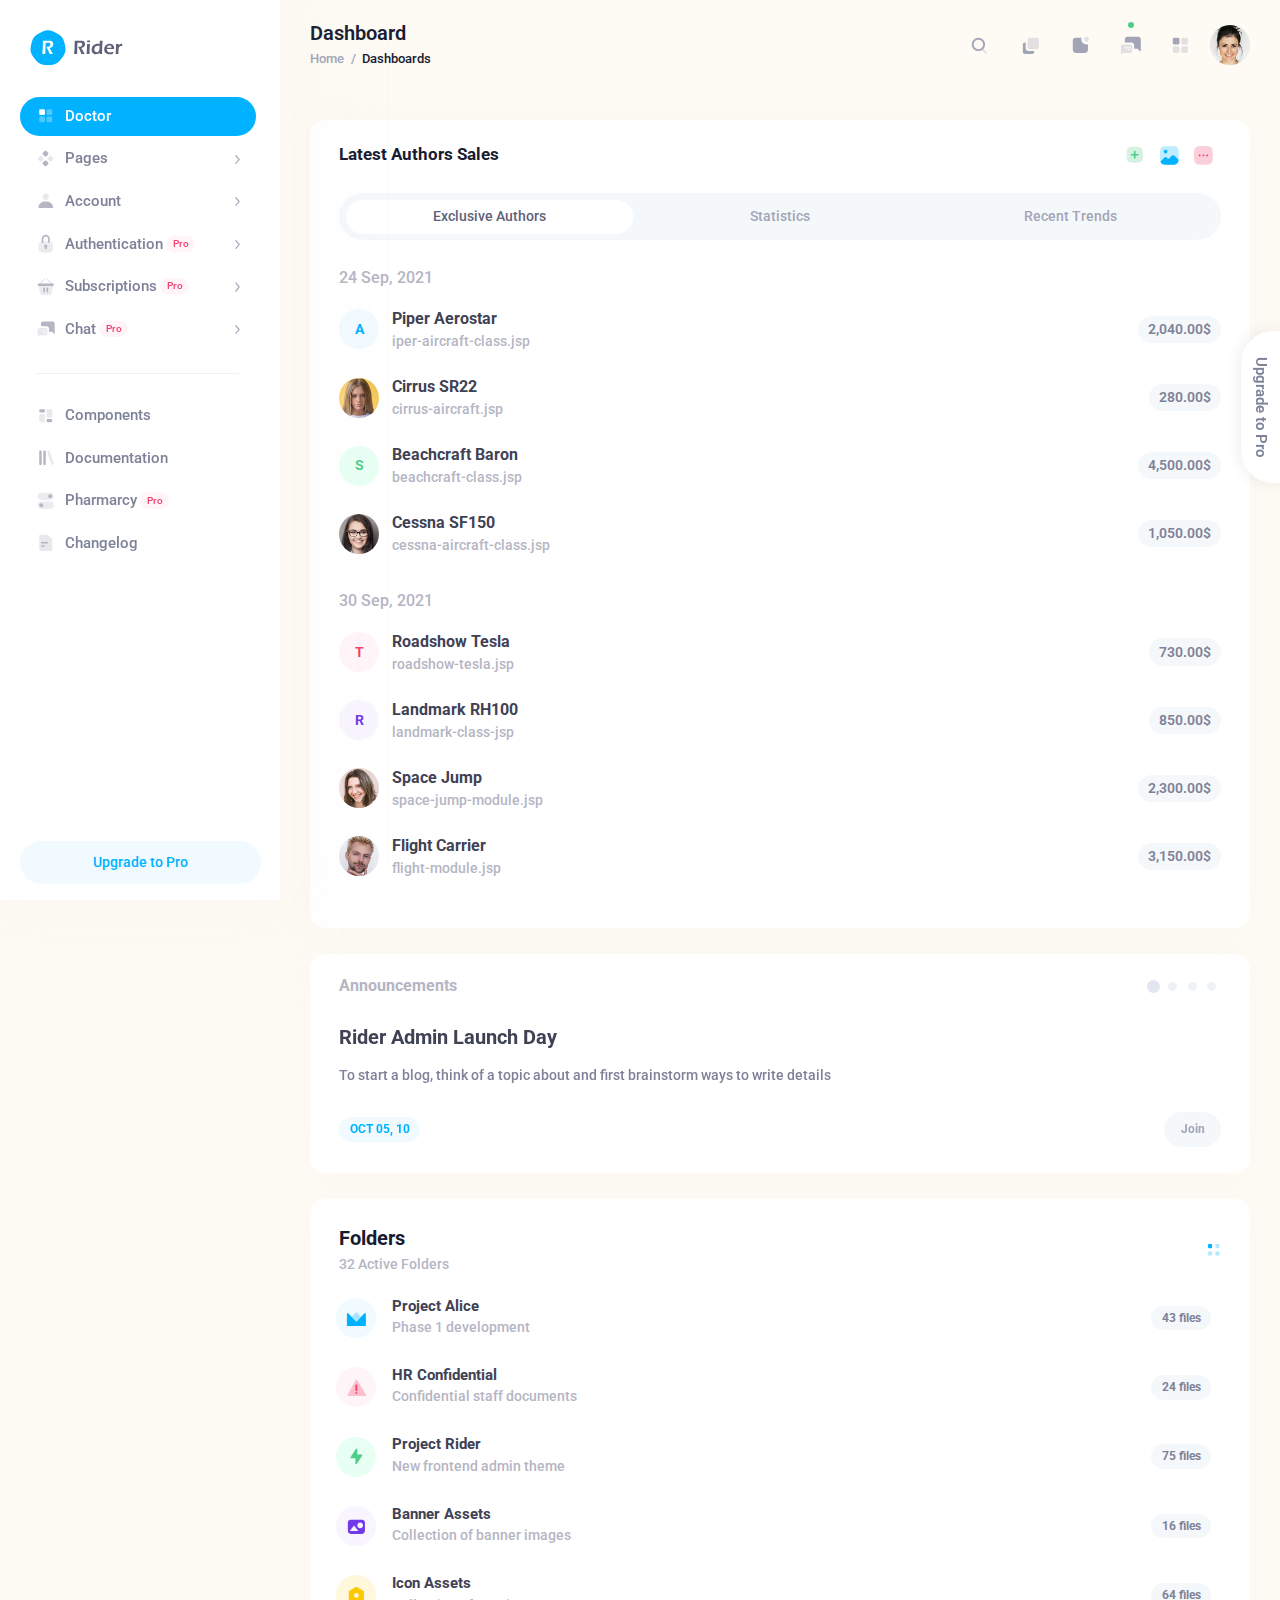
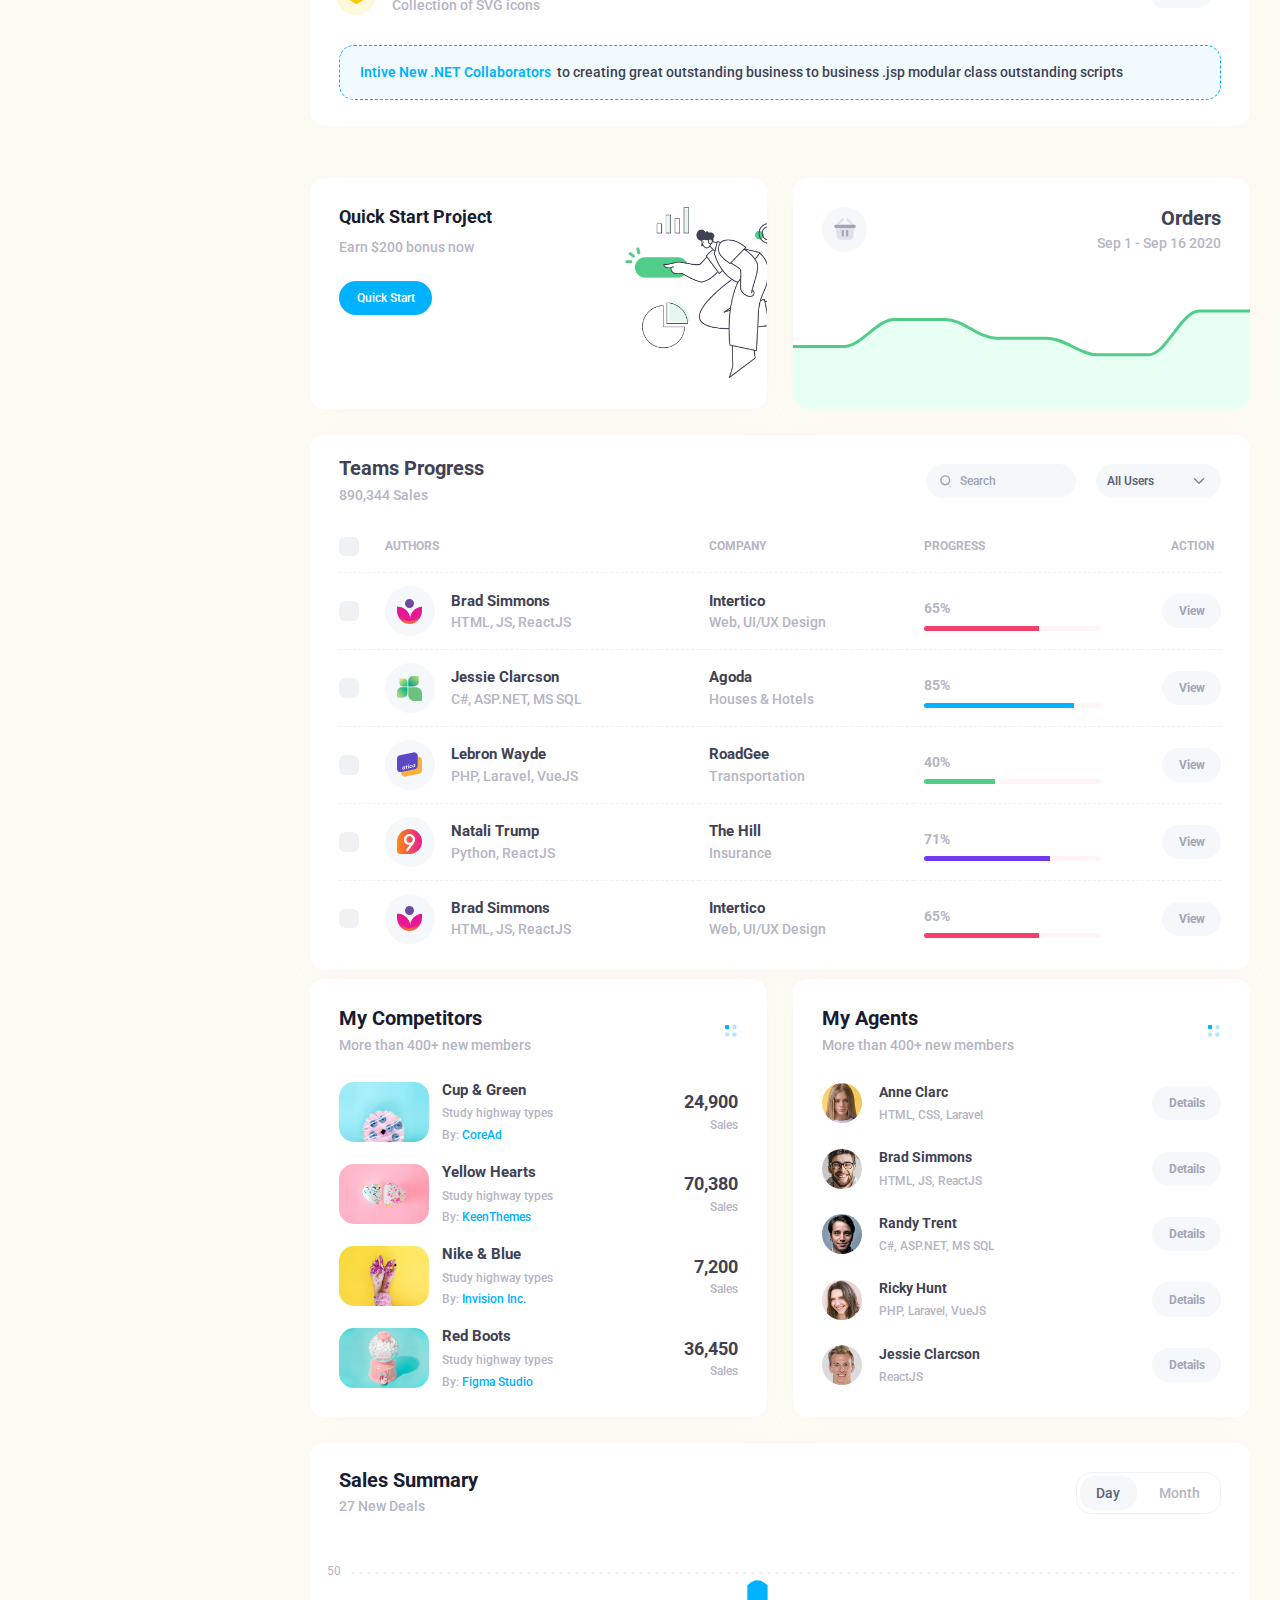
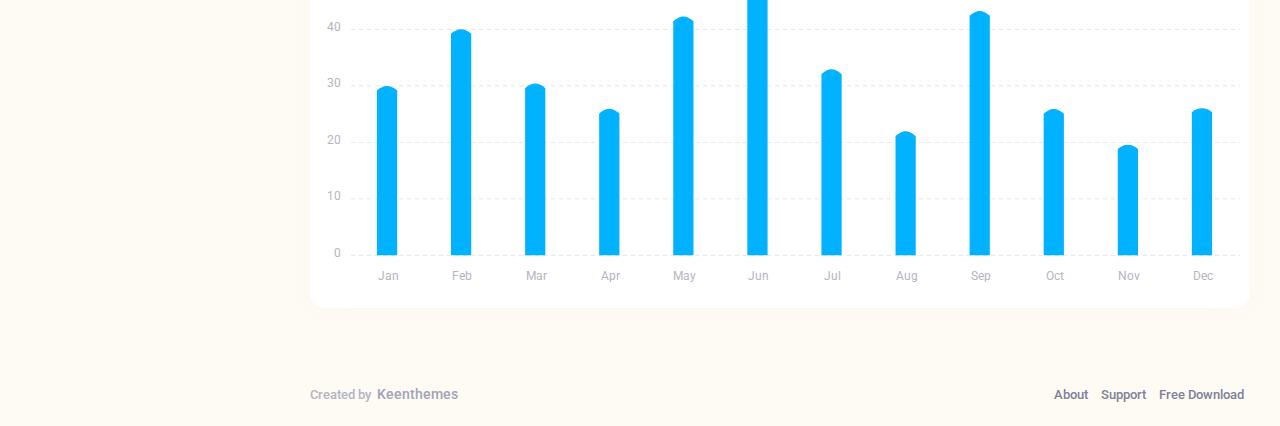
<file: Dashboard/Board.html>
<!DOCTYPE html>

<html lang="en">
	<!--begin::Head-->
	<head><base href="">
		<meta charset="utf-8" />
		<title>Rider Theme | Keenthemes</title>
		<meta name="description" content="Rider admin dashboard live demo. Check out all the features of the admin panel. A large number of settings, additional services and widgets." />
		<meta name="keywords" content="Rider, bootstrap, bootstrap 5, dmin themes, free admin themes, bootstrap admin, bootstrap dashboard" />
		<link rel="canonical" href="Https://preview.keenthemes.com/rider-free" />
		<meta name="viewport" content="width=device-width, initial-scale=1" />
		<link rel="shortcut icon" href="assets/media/logos/favicon.ico" />
		<!--begin::Fonts-->
		<link rel="stylesheet" href="https://fonts.googleapis.com/css?family=Roboto:300,400,500,600,700" />
		<!--end::Fonts-->
		<!--begin::Global Stylesheets Bundle(used by all pages)-->
		<link href="assets/plugins/global/plugins.bundle.css" rel="stylesheet" type="text/css" />
		<link href="assets/css/style.bundle.css" rel="stylesheet" type="text/css" />
		<!--end::Global Stylesheets Bundle-->
	</head>
	<!--end::Head-->
	<!--begin::Body-->
	<body id="kt_body" class="header-fixed header-tablet-and-mobile-fixed aside-fixed">
		<!--begin::Main-->
		<div class="d-flex flex-column flex-root">
			<!--begin::Page-->
			<div class="page d-flex flex-row flex-column-fluid">
				<!--begin::Aside-->
				<div id="kt_aside" class="aside bg-white" data-kt-drawer="true" data-kt-drawer-name="aside" data-kt-drawer-activate="{default: true, lg: false}" data-kt-drawer-overlay="true" data-kt-drawer-width="{default:'200px', '300px': '250px'}" data-kt-drawer-direction="start" data-kt-drawer-toggle="#kt_aside_toggle">
					<!--begin::Brand-->
					<div class="aside-logo flex-column-auto pt-9 pb-7 px-9" id="kt_aside_logo">
						<!--begin::Logo-->
						<a href="Board.html">
							<img alt="Logo" src="assets/media/logos/logo-default.svg" class="max-h-50px logo-default" />
							<img alt="Logo" src="assets/media/logos/logo-compact.svg" class="max-h-50px logo-minimize" />
						</a>
						<!--end::Logo-->
					</div>
					<!--end::Brand-->
					<!--begin::Aside menu-->
					<div class="aside-menu flex-column-fluid px-3 px-lg-6">
						<!--begin::Aside Menu-->
						<!--begin::Menu-->
						<div class="menu menu-column menu-pill menu-title-gray-600 menu-icon-gray-400 menu-state-primary menu-arrow-gray-500 menu-active-bg-primary fw-bold fs-5 my-5 mt-lg-2 mb-lg-0" id="kt_aside_menu" data-kt-menu="true">
							<div class="hover-scroll-y me-n3 pe-3" id="kt_aside_menu_scroll" data-kt-scroll="true" data-kt-scroll-activate="{default: false, lg: true}" data-kt-scroll-height="auto" data-kt-scroll-wrappers="#kt_aside_menu" data-kt-scroll-dependencies="#kt_aside_logo, #kt_aside_footer" data-kt-scroll-offset="20px">
								<div class="menu-item mb-1">
									<a class="menu-link active" href="Board.html">
										<span class="menu-icon">
											<!--begin::Svg Icon | path: icons/duotone/Layout/Layout-4-blocks.svg-->
											<span class="svg-icon svg-icon-2">
												<svg xmlns="http://www.w3.org/2000/svg" xmlns:xlink="http://www.w3.org/1999/xlink" width="24px" height="24px" viewBox="0 0 24 24" version="1.1">
													<g stroke="none" stroke-width="1" fill="none" fill-rule="evenodd">
														<rect x="0" y="0" width="24" height="24" />
														<rect fill="#000000" x="4" y="4" width="7" height="7" rx="1.5" />
														<path d="M5.5,13 L9.5,13 C10.3284271,13 11,13.6715729 11,14.5 L11,18.5 C11,19.3284271 10.3284271,20 9.5,20 L5.5,20 C4.67157288,20 4,19.3284271 4,18.5 L4,14.5 C4,13.6715729 4.67157288,13 5.5,13 Z M14.5,4 L18.5,4 C19.3284271,4 20,4.67157288 20,5.5 L20,9.5 C20,10.3284271 19.3284271,11 18.5,11 L14.5,11 C13.6715729,11 13,10.3284271 13,9.5 L13,5.5 C13,4.67157288 13.6715729,4 14.5,4 Z M14.5,13 L18.5,13 C19.3284271,13 20,13.6715729 20,14.5 L20,18.5 C20,19.3284271 19.3284271,20 18.5,20 L14.5,20 C13.6715729,20 13,19.3284271 13,18.5 L13,14.5 C13,13.6715729 13.6715729,13 14.5,13 Z" fill="#000000" opacity="0.3" />
													</g>
												</svg>
											</span>
											<!--end::Svg Icon-->
										</span>
										<span class="menu-title">Doctor</span>
									</a>
								</div>
								<div data-kt-menu-trigger="click" class="menu-item menu-accordion mb-1">
									<span class="menu-link">
										<span class="menu-icon">
											<!--begin::Svg Icon | path: icons/duotone/Code/Compiling.svg-->
											<span class="svg-icon svg-icon-2">
												<svg xmlns="http://www.w3.org/2000/svg" width="24px" height="24px" viewBox="0 0 24 24" version="1.1">
													<path d="M2.56066017,10.6819805 L4.68198052,8.56066017 C5.26776695,7.97487373 6.21751442,7.97487373 6.80330086,8.56066017 L8.9246212,10.6819805 C9.51040764,11.267767 9.51040764,12.2175144 8.9246212,12.8033009 L6.80330086,14.9246212 C6.21751442,15.5104076 5.26776695,15.5104076 4.68198052,14.9246212 L2.56066017,12.8033009 C1.97487373,12.2175144 1.97487373,11.267767 2.56066017,10.6819805 Z M14.5606602,10.6819805 L16.6819805,8.56066017 C17.267767,7.97487373 18.2175144,7.97487373 18.8033009,8.56066017 L20.9246212,10.6819805 C21.5104076,11.267767 21.5104076,12.2175144 20.9246212,12.8033009 L18.8033009,14.9246212 C18.2175144,15.5104076 17.267767,15.5104076 16.6819805,14.9246212 L14.5606602,12.8033009 C13.9748737,12.2175144 13.9748737,11.267767 14.5606602,10.6819805 Z" fill="#000000" opacity="0.3" />
													<path d="M8.56066017,16.6819805 L10.6819805,14.5606602 C11.267767,13.9748737 12.2175144,13.9748737 12.8033009,14.5606602 L14.9246212,16.6819805 C15.5104076,17.267767 15.5104076,18.2175144 14.9246212,18.8033009 L12.8033009,20.9246212 C12.2175144,21.5104076 11.267767,21.5104076 10.6819805,20.9246212 L8.56066017,18.8033009 C7.97487373,18.2175144 7.97487373,17.267767 8.56066017,16.6819805 Z M8.56066017,4.68198052 L10.6819805,2.56066017 C11.267767,1.97487373 12.2175144,1.97487373 12.8033009,2.56066017 L14.9246212,4.68198052 C15.5104076,5.26776695 15.5104076,6.21751442 14.9246212,6.80330086 L12.8033009,8.9246212 C12.2175144,9.51040764 11.267767,9.51040764 10.6819805,8.9246212 L8.56066017,6.80330086 C7.97487373,6.21751442 7.97487373,5.26776695 8.56066017,4.68198052 Z" fill="#000000" />
												</svg>
											</span>
											<!--end::Svg Icon-->
										</span>
										<span class="menu-title">Pages</span>
										<span class="menu-arrow"></span>
									</span>
									<div class="menu-sub menu-sub-accordion">
										<div class="menu-item">
											<a class="menu-link" href="general/about.html">
												<span class="menu-bullet">
													<span class="bullet bullet-dot"></span>
												</span>
												<span class="menu-title">About Us</span>
											</a>
										</div>
										<div class="menu-item">
											<a class="menu-link" href="general/invoice.html">
												<span class="menu-bullet">
													<span class="bullet bullet-dot"></span>
												</span>
												<span class="menu-title">Invoice</span>
											</a>
										</div>
										<div class="menu-item">
											<a class="menu-link" href="general/faq.html">
												<span class="menu-bullet">
													<span class="bullet bullet-dot"></span>
												</span>
												<span class="menu-title">FAQ</span>
											</a>
										</div>
										<div class="menu-item">
											<a class="menu-link" href="#" data-kt-page="pro">
												<span class="menu-bullet">
													<span class="bullet bullet-dot"></span>
												</span>
												<span class="menu-title">Wizard
												<span class="badge badge-pro badge-light-danger fw-bold fs-9 px-2 py-1 ms-1">Pro</span></span>
											</a>
										</div>
										<div class="menu-item">
											<a class="menu-link" href="#" data-kt-page="pro">
												<span class="menu-bullet">
													<span class="bullet bullet-dot"></span>
												</span>
												<span class="menu-title">Pricing
												<span class="badge badge-pro badge-light-danger fw-bold fs-9 px-2 py-1 ms-1">Pro</span></span>
											</a>
										</div>
									</div>
								</div>
								<div data-kt-menu-trigger="click" class="menu-item menu-accordion mb-1">
									<span class="menu-link">
										<span class="menu-icon">
											<!--begin::Svg Icon | path: icons/duotone/General/User.svg-->
											<span class="svg-icon svg-icon-2">
												<svg xmlns="http://www.w3.org/2000/svg" xmlns:xlink="http://www.w3.org/1999/xlink" width="24px" height="24px" viewBox="0 0 24 24" version="1.1">
													<g stroke="none" stroke-width="1" fill="none" fill-rule="evenodd">
														<polygon points="0 0 24 0 24 24 0 24" />
														<path d="M12,11 C9.790861,11 8,9.209139 8,7 C8,4.790861 9.790861,3 12,3 C14.209139,3 16,4.790861 16,7 C16,9.209139 14.209139,11 12,11 Z" fill="#000000" fill-rule="nonzero" opacity="0.3" />
														<path d="M3.00065168,20.1992055 C3.38825852,15.4265159 7.26191235,13 11.9833413,13 C16.7712164,13 20.7048837,15.2931929 20.9979143,20.2 C21.0095879,20.3954741 20.9979143,21 20.2466999,21 C16.541124,21 11.0347247,21 3.72750223,21 C3.47671215,21 2.97953825,20.45918 3.00065168,20.1992055 Z" fill="#000000" fill-rule="nonzero" />
													</g>
												</svg>
											</span>
											<!--end::Svg Icon-->
										</span>
										<span class="menu-title">Account</span>
										<span class="menu-arrow"></span>
									</span>
									<div class="menu-sub menu-sub-accordion">
										<div class="menu-item">
											<a class="menu-link" href="account/overview.html">
												<span class="menu-bullet">
													<span class="bullet bullet-dot"></span>
												</span>
												<span class="menu-title">Overview</span>
											</a>
										</div>
										<div class="menu-item">
											<a class="menu-link" href="#" data-kt-page="pro">
												<span class="menu-bullet">
													<span class="bullet bullet-dot"></span>
												</span>
												<span class="menu-title">Settings
												<span class="badge badge-pro badge-light-danger fw-bold fs-9 px-2 py-1 ms-1">Pro</span></span>
											</a>
										</div>
										<div class="menu-item">
											<a class="menu-link" href="#" data-kt-page="pro">
												<span class="menu-bullet">
													<span class="bullet bullet-dot"></span>
												</span>
												<span class="menu-title">Security
												<span class="badge badge-pro badge-light-danger fw-bold fs-9 px-2 py-1 ms-1">Pro</span></span>
											</a>
										</div>
										<div class="menu-item">
											<a class="menu-link" href="#" data-kt-page="pro">
												<span class="menu-bullet">
													<span class="bullet bullet-dot"></span>
												</span>
												<span class="menu-title">Audit Logs
												<span class="badge badge-pro badge-light-danger fw-bold fs-9 px-2 py-1 ms-1">Pro</span></span>
											</a>
										</div>
										<div class="menu-item">
											<a class="menu-link" href="#" data-kt-page="pro">
												<span class="menu-bullet">
													<span class="bullet bullet-dot"></span>
												</span>
												<span class="menu-title">Activity
												<span class="badge badge-pro badge-light-danger fw-bold fs-9 px-2 py-1 ms-1">Pro</span></span>
											</a>
										</div>
									</div>
								</div>
								<div data-kt-menu-trigger="click" class="menu-item menu-accordion mb-1">
									<span class="menu-link">
										<span class="menu-icon">
											<!--begin::Svg Icon | path: icons/duotone/Interface/Lock.svg-->
											<span class="svg-icon svg-icon-2">
												<svg xmlns="http://www.w3.org/2000/svg" width="24" height="24" viewBox="0 0 24 24" fill="none">
													<path opacity="0.25" fill-rule="evenodd" clip-rule="evenodd" d="M3.11117 13.2288C3.27137 11.0124 5.01376 9.29156 7.2315 9.15059C8.55778 9.06629 10.1795 9 12 9C13.8205 9 15.4422 9.06629 16.7685 9.15059C18.9862 9.29156 20.7286 11.0124 20.8888 13.2288C20.9535 14.1234 21 15.085 21 16C21 16.915 20.9535 17.8766 20.8888 18.7712C20.7286 20.9876 18.9862 22.7084 16.7685 22.8494C15.4422 22.9337 13.8205 23 12 23C10.1795 23 8.55778 22.9337 7.23151 22.8494C5.01376 22.7084 3.27137 20.9876 3.11118 18.7712C3.04652 17.8766 3 16.915 3 16C3 15.085 3.04652 14.1234 3.11117 13.2288Z" fill="#12131A" />
													<path fill-rule="evenodd" clip-rule="evenodd" d="M13 16.7324C13.5978 16.3866 14 15.7403 14 15C14 13.8954 13.1046 13 12 13C10.8954 13 10 13.8954 10 15C10 15.7403 10.4022 16.3866 11 16.7324V18C11 18.5523 11.4477 19 12 19C12.5523 19 13 18.5523 13 18V16.7324Z" fill="#12131A" />
													<path fill-rule="evenodd" clip-rule="evenodd" d="M7 6C7 3.23858 9.23858 1 12 1C14.7614 1 17 3.23858 17 6V10C17 10.5523 16.5523 11 16 11C15.4477 11 15 10.5523 15 10V6C15 4.34315 13.6569 3 12 3C10.3431 3 9 4.34315 9 6V10C9 10.5523 8.55228 11 8 11C7.44772 11 7 10.5523 7 10V6Z" fill="#12131A" />
												</svg>
											</span>
											<!--end::Svg Icon-->
										</span>
										<span class="menu-title">Authentication
										<span class="badge badge-pro badge-light-danger fw-bold fs-9 px-2 py-1 ms-1">Pro</span></span>
										<span class="menu-arrow"></span>
									</span>
									<div class="menu-sub menu-sub-accordion">
										<div data-kt-menu-trigger="click" class="menu-item menu-accordion mb-1">
											<span class="menu-link">
												<span class="menu-bullet">
													<span class="bullet bullet-dot"></span>
												</span>
												<span class="menu-title">Base</span>
												<span class="menu-arrow"></span>
											</span>
											<div class="menu-sub menu-sub-accordion">
												<div class="menu-item">
													<a class="menu-link" href="#" data-kt-page="pro">
														<span class="menu-bullet">
															<span class="bullet bullet-dot"></span>
														</span>
														<span class="menu-title">Sign-in
														<span class="badge badge-pro badge-light-danger fw-bold fs-9 px-2 py-1 ms-1">Pro</span></span>
													</a>
												</div>
												<div class="menu-item">
													<a class="menu-link" href="#" data-kt-page="pro">
														<span class="menu-bullet">
															<span class="bullet bullet-dot"></span>
														</span>
														<span class="menu-title">Sign-up
														<span class="badge badge-pro badge-light-danger fw-bold fs-9 px-2 py-1 ms-1">Pro</span></span>
													</a>
												</div>
												<div class="menu-item">
													<a class="menu-link" href="#" data-kt-page="pro">
														<span class="menu-bullet">
															<span class="bullet bullet-dot"></span>
														</span>
														<span class="menu-title">Two-steps Auth
														<span class="badge badge-pro badge-light-danger fw-bold fs-9 px-2 py-1 ms-1">Pro</span></span>
													</a>
												</div>
												<div class="menu-item">
													<a class="menu-link" href="#" data-kt-page="pro">
														<span class="menu-bullet">
															<span class="bullet bullet-dot"></span>
														</span>
														<span class="menu-title">Password Reset
														<span class="badge badge-pro badge-light-danger fw-bold fs-9 px-2 py-1 ms-1">Pro</span></span>
													</a>
												</div>
												<div class="menu-item">
													<a class="menu-link" href="#" data-kt-page="pro">
														<span class="menu-bullet">
															<span class="bullet bullet-dot"></span>
														</span>
														<span class="menu-title">New Password
														<span class="badge badge-pro badge-light-danger fw-bold fs-9 px-2 py-1 ms-1">Pro</span></span>
													</a>
												</div>
											</div>
										</div>
										<div data-kt-menu-trigger="click" class="menu-item menu-accordion mb-1">
											<span class="menu-link">
												<span class="menu-bullet">
													<span class="bullet bullet-dot"></span>
												</span>
												<span class="menu-title">Extended</span>
												<span class="menu-arrow"></span>
											</span>
											<div class="menu-sub menu-sub-accordion">
												<div class="menu-item">
													<a class="menu-link" href="#" data-kt-page="pro">
														<span class="menu-bullet">
															<span class="bullet bullet-dot"></span>
														</span>
														<span class="menu-title">Multi-steps
														<span class="badge badge-pro badge-light-danger fw-bold fs-9 px-2 py-1 ms-1">Pro</span></span>
													</a>
												</div>
												<div class="menu-item">
													<a class="menu-link" href="#" data-kt-page="pro">
														<span class="menu-bullet">
															<span class="bullet bullet-dot"></span>
														</span>
														<span class="menu-title">Free Trial
														<span class="badge badge-pro badge-light-danger fw-bold fs-9 px-2 py-1 ms-1">Pro</span></span>
													</a>
												</div>
												<div class="menu-item">
													<a class="menu-link" href="#" data-kt-page="pro">
														<span class="menu-bullet">
															<span class="bullet bullet-dot"></span>
														</span>
														<span class="menu-title">Coming Soon
														<span class="badge badge-pro badge-light-danger fw-bold fs-9 px-2 py-1 ms-1">Pro</span></span>
													</a>
												</div>
											</div>
										</div>
										<div data-kt-menu-trigger="click" class="menu-item menu-accordion mb-1">
											<span class="menu-link">
												<span class="menu-bullet">
													<span class="bullet bullet-dot"></span>
												</span>
												<span class="menu-title">General</span>
												<span class="menu-arrow"></span>
											</span>
											<div class="menu-sub menu-sub-accordion">
												<div class="menu-item">
													<a class="menu-link" href="#" data-kt-page="pro">
														<span class="menu-bullet">
															<span class="bullet bullet-dot"></span>
														</span>
														<span class="menu-title">Welcome
														<span class="badge badge-pro badge-light-danger fw-bold fs-9 px-2 py-1 ms-1">Pro</span></span>
													</a>
												</div>
												<div class="menu-item">
													<a class="menu-link" href="#" data-kt-page="pro">
														<span class="menu-bullet">
															<span class="bullet bullet-dot"></span>
														</span>
														<span class="menu-title">Verify Email
														<span class="badge badge-pro badge-light-danger fw-bold fs-9 px-2 py-1 ms-1">Pro</span></span>
													</a>
												</div>
												<div class="menu-item">
													<a class="menu-link" href="#" data-kt-page="pro">
														<span class="menu-bullet">
															<span class="bullet bullet-dot"></span>
														</span>
														<span class="menu-title">Password Confirmation
														<span class="badge badge-pro badge-light-danger fw-bold fs-9 px-2 py-1 ms-1">Pro</span></span>
													</a>
												</div>
												<div class="menu-item">
													<a class="menu-link" href="#" data-kt-page="pro">
														<span class="menu-bullet">
															<span class="bullet bullet-dot"></span>
														</span>
														<span class="menu-title">Close Account
														<span class="badge badge-pro badge-light-danger fw-bold fs-9 px-2 py-1 ms-1">Pro</span></span>
													</a>
												</div>
												<div class="menu-item">
													<a class="menu-link" href="#" data-kt-page="pro">
														<span class="menu-bullet">
															<span class="bullet bullet-dot"></span>
														</span>
														<span class="menu-title">Error 404
														<span class="badge badge-pro badge-light-danger fw-bold fs-9 px-2 py-1 ms-1">Pro</span></span>
													</a>
												</div>
												<div class="menu-item">
													<a class="menu-link" href="#" data-kt-page="pro">
														<span class="menu-bullet">
															<span class="bullet bullet-dot"></span>
														</span>
														<span class="menu-title">Error 500
														<span class="badge badge-pro badge-light-danger fw-bold fs-9 px-2 py-1 ms-1">Pro</span></span>
													</a>
												</div>
											</div>
										</div>
										<div data-kt-menu-trigger="click" class="menu-item menu-accordion mb-1">
											<span class="menu-link">
												<span class="menu-bullet">
													<span class="bullet bullet-dot"></span>
												</span>
												<span class="menu-title">Email</span>
												<span class="menu-arrow"></span>
											</span>
											<div class="menu-sub menu-sub-accordion">
												<div class="menu-item">
													<a class="menu-link" href="#" target="blank" data-kt-page="pro">
														<span class="menu-bullet">
															<span class="bullet bullet-dot"></span>
														</span>
														<span class="menu-title">Verify Email
														<span class="badge badge-pro badge-light-danger fw-bold fs-9 px-2 py-1 ms-1">Pro</span></span>
													</a>
												</div>
												<div class="menu-item">
													<a class="menu-link" href="#" target="blank" data-kt-page="pro">
														<span class="menu-bullet">
															<span class="bullet bullet-dot"></span>
														</span>
														<span class="menu-title">Password Reset
														<span class="badge badge-pro badge-light-danger fw-bold fs-9 px-2 py-1 ms-1">Pro</span></span>
													</a>
												</div>
												<div class="menu-item">
													<a class="menu-link" href="#" target="blank" data-kt-page="pro">
														<span class="menu-bullet">
															<span class="bullet bullet-dot"></span>
														</span>
														<span class="menu-title">Password Change
														<span class="badge badge-pro badge-light-danger fw-bold fs-9 px-2 py-1 ms-1">Pro</span></span>
													</a>
												</div>
											</div>
										</div>
									</div>
								</div>
								<div data-kt-menu-trigger="click" class="menu-item menu-accordion mb-1">
									<span class="menu-link">
										<span class="menu-icon">
											<!--begin::Svg Icon | path: icons/duotone/Shopping/Cart4.svg-->
											<span class="svg-icon svg-icon-2">
												<svg xmlns="http://www.w3.org/2000/svg" width="24" height="24" viewBox="0 0 24 24" fill="none">
													<path opacity="0.25" d="M3.19406 11.1644C3.09247 10.5549 3.56251 10 4.18045 10H19.8195C20.4375 10 20.9075 10.5549 20.8059 11.1644L19.4178 19.4932C19.1767 20.9398 17.9251 22 16.4586 22H7.54138C6.07486 22 4.82329 20.9398 4.58219 19.4932L3.19406 11.1644Z" fill="#7E8299" />
													<path d="M2 9.5C2 8.67157 2.67157 8 3.5 8H20.5C21.3284 8 22 8.67157 22 9.5C22 10.3284 21.3284 11 20.5 11H3.5C2.67157 11 2 10.3284 2 9.5Z" fill="#7E8299" />
													<path d="M10 13C9.44772 13 9 13.4477 9 14V18C9 18.5523 9.44772 19 10 19C10.5523 19 11 18.5523 11 18V14C11 13.4477 10.5523 13 10 13Z" fill="#7E8299" />
													<path d="M14 13C13.4477 13 13 13.4477 13 14V18C13 18.5523 13.4477 19 14 19C14.5523 19 15 18.5523 15 18V14C15 13.4477 14.5523 13 14 13Z" fill="#7E8299" />
													<g opacity="0.25">
														<path d="M10.7071 3.70711C11.0976 3.31658 11.0976 2.68342 10.7071 2.29289C10.3166 1.90237 9.68342 1.90237 9.29289 2.29289L4.29289 7.29289C3.90237 7.68342 3.90237 8.31658 4.29289 8.70711C4.68342 9.09763 5.31658 9.09763 5.70711 8.70711L10.7071 3.70711Z" fill="#7E8299" />
														<path d="M13.2929 3.70711C12.9024 3.31658 12.9024 2.68342 13.2929 2.29289C13.6834 1.90237 14.3166 1.90237 14.7071 2.29289L19.7071 7.29289C20.0976 7.68342 20.0976 8.31658 19.7071 8.70711C19.3166 9.09763 18.6834 9.09763 18.2929 8.70711L13.2929 3.70711Z" fill="#7E8299" />
													</g>
												</svg>
											</span>
											<!--end::Svg Icon-->
										</span>
										<span class="menu-title">Subscriptions
										<span class="badge badge-pro badge-light-danger fw-bold fs-9 px-2 py-1 ms-1">Pro</span></span>
										<span class="menu-arrow"></span>
									</span>
									<div class="menu-sub menu-sub-accordion">
										<div class="menu-item">
											<a class="menu-link" href="#" data-kt-page="pro">
												<span class="menu-bullet">
													<span class="bullet bullet-dot"></span>
												</span>
												<span class="menu-title">Getting Started
												<span class="badge badge-pro badge-light-danger fw-bold fs-9 px-2 py-1 ms-1">Pro</span></span>
											</a>
										</div>
										<div class="menu-item">
											<a class="menu-link" href="#" data-kt-page="pro">
												<span class="menu-bullet">
													<span class="bullet bullet-dot"></span>
												</span>
												<span class="menu-title">Subscription List
												<span class="badge badge-pro badge-light-danger fw-bold fs-9 px-2 py-1 ms-1">Pro</span></span>
											</a>
										</div>
										<div class="menu-item">
											<a class="menu-link" href="#" data-kt-page="pro">
												<span class="menu-bullet">
													<span class="bullet bullet-dot"></span>
												</span>
												<span class="menu-title">Add Subscription
												<span class="badge badge-pro badge-light-danger fw-bold fs-9 px-2 py-1 ms-1">Pro</span></span>
											</a>
										</div>
										<div class="menu-item">
											<a class="menu-link" href="#" data-kt-page="pro">
												<span class="menu-bullet">
													<span class="bullet bullet-dot"></span>
												</span>
												<span class="menu-title">View Subscription
												<span class="badge badge-pro badge-light-danger fw-bold fs-9 px-2 py-1 ms-1">Pro</span></span>
											</a>
										</div>
									</div>
								</div>
								<div data-kt-menu-trigger="click" class="menu-item menu-accordion mb-1">
									<span class="menu-link">
										<span class="menu-icon">
											<!--begin::Svg Icon | path: icons/duotone/Communication/Group-chat.svg-->
											<span class="svg-icon svg-icon-2">
												<svg xmlns="http://www.w3.org/2000/svg" width="24px" height="24px" viewBox="0 0 24 24" version="1.1">
													<path d="M16,15.6315789 L16,12 C16,10.3431458 14.6568542,9 13,9 L6.16183229,9 L6.16183229,5.52631579 C6.16183229,4.13107011 7.29290239,3 8.68814808,3 L20.4776218,3 C21.8728674,3 23.0039375,4.13107011 23.0039375,5.52631579 L23.0039375,13.1052632 L23.0206157,17.786793 C23.0215995,18.0629336 22.7985408,18.2875874 22.5224001,18.2885711 C22.3891754,18.2890457 22.2612702,18.2363324 22.1670655,18.1421277 L19.6565168,15.6315789 L16,15.6315789 Z" fill="#000000" />
													<path d="M1.98505595,18 L1.98505595,13 C1.98505595,11.8954305 2.88048645,11 3.98505595,11 L11.9850559,11 C13.0896254,11 13.9850559,11.8954305 13.9850559,13 L13.9850559,18 C13.9850559,19.1045695 13.0896254,20 11.9850559,20 L4.10078614,20 L2.85693427,21.1905292 C2.65744295,21.3814685 2.34093638,21.3745358 2.14999706,21.1750444 C2.06092565,21.0819836 2.01120804,20.958136 2.01120804,20.8293182 L2.01120804,18.32426 C1.99400175,18.2187196 1.98505595,18.1104045 1.98505595,18 Z M6.5,14 C6.22385763,14 6,14.2238576 6,14.5 C6,14.7761424 6.22385763,15 6.5,15 L11.5,15 C11.7761424,15 12,14.7761424 12,14.5 C12,14.2238576 11.7761424,14 11.5,14 L6.5,14 Z M9.5,16 C9.22385763,16 9,16.2238576 9,16.5 C9,16.7761424 9.22385763,17 9.5,17 L11.5,17 C11.7761424,17 12,16.7761424 12,16.5 C12,16.2238576 11.7761424,16 11.5,16 L9.5,16 Z" fill="#000000" opacity="0.3" />
												</svg>
											</span>
											<!--end::Svg Icon-->
										</span>
										<span class="menu-title">Chat
										<span class="badge badge-pro badge-light-danger fw-bold fs-9 px-2 py-1 ms-1">Pro</span></span>
										<span class="menu-arrow"></span>
									</span>
									<div class="menu-sub menu-sub-accordion">
										<div class="menu-item">
											<a class="menu-link" href="#" data-kt-page="pro">
												<span class="menu-bullet">
													<span class="bullet bullet-dot"></span>
												</span>
												<span class="menu-title">Private Chat
												<span class="badge badge-pro badge-light-danger fw-bold fs-9 px-2 py-1 ms-1">Pro</span></span>
											</a>
										</div>
										<div class="menu-item">
											<a class="menu-link" href="#" data-kt-page="pro">
												<span class="menu-bullet">
													<span class="bullet bullet-dot"></span>
												</span>
												<span class="menu-title">Group Chat
												<span class="badge badge-pro badge-light-danger fw-bold fs-9 px-2 py-1 ms-1">Pro</span></span>
											</a>
										</div>
										<div class="menu-item">
											<a class="menu-link" href="#" data-kt-page="pro">
												<span class="menu-bullet">
													<span class="bullet bullet-dot"></span>
												</span>
												<span class="menu-title">Drawer Chat
												<span class="badge badge-pro badge-light-danger fw-bold fs-9 px-2 py-1 ms-1">Pro</span></span>
											</a>
										</div>
									</div>
								</div>
								<div class="menu-item">
									<div class="menu-content">
										<div class="separator mx-1 my-4"></div>
									</div>
								</div>
								<div class="menu-item mb-1">
									<a class="menu-link" href="documentation/base/utilities.html" title="Check out over 200 in-house components, plugins and ready for use solutions" data-bs-toggle="tooltip" data-bs-trigger="hover" data-bs-dismiss="click" data-bs-placement="right">
										<span class="menu-icon">
											<!--begin::Svg Icon | path: icons/duotone/Layout/Layout-arrange.svg-->
											<span class="svg-icon svg-icon-2">
												<svg xmlns="http://www.w3.org/2000/svg" xmlns:xlink="http://www.w3.org/1999/xlink" width="24px" height="24px" viewBox="0 0 24 24" version="1.1">
													<g stroke="none" stroke-width="1" fill="none" fill-rule="evenodd">
														<rect x="0" y="0" width="24" height="24" />
														<path d="M5.5,4 L9.5,4 C10.3284271,4 11,4.67157288 11,5.5 L11,6.5 C11,7.32842712 10.3284271,8 9.5,8 L5.5,8 C4.67157288,8 4,7.32842712 4,6.5 L4,5.5 C4,4.67157288 4.67157288,4 5.5,4 Z M14.5,16 L18.5,16 C19.3284271,16 20,16.6715729 20,17.5 L20,18.5 C20,19.3284271 19.3284271,20 18.5,20 L14.5,20 C13.6715729,20 13,19.3284271 13,18.5 L13,17.5 C13,16.6715729 13.6715729,16 14.5,16 Z" fill="#000000" />
														<path d="M5.5,10 L9.5,10 C10.3284271,10 11,10.6715729 11,11.5 L11,18.5 C11,19.3284271 10.3284271,20 9.5,20 L5.5,20 C4.67157288,20 4,19.3284271 4,18.5 L4,11.5 C4,10.6715729 4.67157288,10 5.5,10 Z M14.5,4 L18.5,4 C19.3284271,4 20,4.67157288 20,5.5 L20,12.5 C20,13.3284271 19.3284271,14 18.5,14 L14.5,14 C13.6715729,14 13,13.3284271 13,12.5 L13,5.5 C13,4.67157288 13.6715729,4 14.5,4 Z" fill="#000000" opacity="0.3" />
													</g>
												</svg>
											</span>
											<!--end::Svg Icon-->
										</span>
										<span class="menu-title">Components</span>
									</a>
								</div>
								<div class="menu-item mb-1">
									<a class="menu-link" href="documentation/getting-started.html" title="Check out the complete documentation" data-bs-toggle="tooltip" data-bs-trigger="hover" data-bs-dismiss="click" data-bs-placement="right">
										<span class="menu-icon">
											<!--begin::Svg Icon | path: icons/duotone/Home/Library.svg-->
											<span class="svg-icon svg-icon-2">
												<svg xmlns="http://www.w3.org/2000/svg" xmlns:xlink="http://www.w3.org/1999/xlink" width="24px" height="24px" viewBox="0 0 24 24" version="1.1">
													<g stroke="none" stroke-width="1" fill="none" fill-rule="evenodd">
														<rect x="0" y="0" width="24" height="24" />
														<path d="M5,3 L6,3 C6.55228475,3 7,3.44771525 7,4 L7,20 C7,20.5522847 6.55228475,21 6,21 L5,21 C4.44771525,21 4,20.5522847 4,20 L4,4 C4,3.44771525 4.44771525,3 5,3 Z M10,3 L11,3 C11.5522847,3 12,3.44771525 12,4 L12,20 C12,20.5522847 11.5522847,21 11,21 L10,21 C9.44771525,21 9,20.5522847 9,20 L9,4 C9,3.44771525 9.44771525,3 10,3 Z" fill="#000000" />
														<rect fill="#000000" opacity="0.3" transform="translate(17.825568, 11.945519) rotate(-19.000000) translate(-17.825568, -11.945519)" x="16.3255682" y="2.94551858" width="3" height="18" rx="1" />
													</g>
												</svg>
											</span>
											<!--end::Svg Icon-->
										</span>
										<span class="menu-title">Documentation</span>
									</a>
								</div>
								<div class="menu-item mb-1">
									<a class="menu-link" href="#" data-kt-page="pro" title="Build your layout, preview and export HTML for server side integration" data-bs-toggle="tooltip" data-bs-trigger="hover" data-bs-dismiss="click" data-bs-placement="right">
										<span class="menu-icon">
											<!--begin::Svg Icon | path: icons/duotone/Interface/Settings-02.svg-->
											<span class="svg-icon svg-icon-2">
												<svg xmlns="http://www.w3.org/2000/svg" width="24" height="24" viewBox="0 0 24 24" fill="none">
													<path opacity="0.25" d="M2 6.5C2 4.01472 4.01472 2 6.5 2H17.5C19.9853 2 22 4.01472 22 6.5V6.5C22 8.98528 19.9853 11 17.5 11H6.5C4.01472 11 2 8.98528 2 6.5V6.5Z" fill="#12131A" />
													<path d="M20 6.5C20 7.88071 18.8807 9 17.5 9C16.1193 9 15 7.88071 15 6.5C15 5.11929 16.1193 4 17.5 4C18.8807 4 20 5.11929 20 6.5Z" fill="#12131A" />
													<path opacity="0.25" d="M2 17.5C2 15.0147 4.01472 13 6.5 13H17.5C19.9853 13 22 15.0147 22 17.5V17.5C22 19.9853 19.9853 22 17.5 22H6.5C4.01472 22 2 19.9853 2 17.5V17.5Z" fill="#12131A" />
													<path d="M9 17.5C9 18.8807 7.88071 20 6.5 20C5.11929 20 4 18.8807 4 17.5C4 16.1193 5.11929 15 6.5 15C7.88071 15 9 16.1193 9 17.5Z" fill="#12131A" />
												</svg>
											</span>
											<!--end::Svg Icon-->
										</span>
										<span class="menu-title">Pharmarcy
										<span class="badge badge-pro badge-light-danger fw-bold fs-9 px-2 py-1 ms-1">Pro</span></span>
									</a>
								</div>
								<div class="menu-item mb-1">
									<a class="menu-link" href="documentation/getting-started/changelog.html">
										<span class="menu-icon">
											<!--begin::Svg Icon | path: icons/duotone/Files/File.svg-->
											<span class="svg-icon svg-icon-2">
												<svg xmlns="http://www.w3.org/2000/svg" xmlns:xlink="http://www.w3.org/1999/xlink" width="24px" height="24px" viewBox="0 0 24 24" version="1.1">
													<g stroke="none" stroke-width="1" fill="none" fill-rule="evenodd">
														<polygon points="0 0 24 0 24 24 0 24" />
														<path d="M5.85714286,2 L13.7364114,2 C14.0910962,2 14.4343066,2.12568431 14.7051108,2.35473959 L19.4686994,6.3839416 C19.8056532,6.66894833 20,7.08787823 20,7.52920201 L20,20.0833333 C20,21.8738751 19.9795521,22 18.1428571,22 L5.85714286,22 C4.02044787,22 4,21.8738751 4,20.0833333 L4,3.91666667 C4,2.12612489 4.02044787,2 5.85714286,2 Z" fill="#000000" fill-rule="nonzero" opacity="0.3" />
														<rect fill="#000000" x="6" y="11" width="9" height="2" rx="1" />
														<rect fill="#000000" x="6" y="15" width="5" height="2" rx="1" />
													</g>
												</svg>
											</span>
											<!--end::Svg Icon-->
										</span>
										<span class="menu-title">Changelog</span>
									</a>
								</div>
							</div>
						</div>
						<!--end::Menu-->
					</div>
					<!--end::Aside menu-->
					<!--begin::Footer-->
					<div class="aside-footer flex-column-auto px-6 pb-5" id="kt_aside_footer">
						<a href="https://keenthemes.com/products/rider-html-pro" class="btn btn-light-primary w-100" data-bs-toggle="tooltip" data-bs-html="true" data-bs-trigger="hover" title="Upgrade to Pro to get &lt;br/&gt;the best of Rider">Upgrade to Pro</a>
					</div>
					<!--end::Footer-->
				</div>
				<!--end::Aside-->
				<!--begin::Wrapper-->
				<div class="wrapper d-flex flex-column flex-row-fluid" id="kt_wrapper">
					<!--begin::Header-->
					<div id="kt_header" class="header" data-kt-sticky="true" data-kt-sticky-name="header" data-kt-sticky-offset="{default: '200px', lg: '300px'}">
						<!--begin::Container-->
						<div class="container-fluid d-flex align-items-stretch justify-content-between" id="kt_header_container">
							<!--begin::Page title-->
							<div class="page-title d-flex flex-column align-items-start justify-content-center flex-wrap me-2 mb-5 mb-lg-0" data-kt-swapper="true" data-kt-swapper-mode="prepend" data-kt-swapper-parent="{default: '#kt_content_container', lg: '#kt_header_container'}">
								<!--begin::Heading-->
								<h1 class="text-dark fw-bolder mt-1 mb-1 fs-2">Dashboard
								<small class="text-muted fs-6 fw-normal ms-1"></small></h1>
								<!--end::Heading-->
								<!--begin::Breadcrumb-->
								<ul class="breadcrumb fw-bold fs-base mb-1">
									<li class="breadcrumb-item text-muted">
										<a href="index.html" class="text-muted text-hover-primary">Home</a>
									</li>
									<li class="breadcrumb-item text-dark">Dashboards</li>
								</ul>
								<!--end::Breadcrumb-->
							</div>
							<!--end::Page title=-->
							<!--begin::Logo bar-->
							<div class="d-flex d-lg-none align-items-center flex-grow-1">
								<!--begin::Aside Toggle-->
								<div class="btn btn-icon btn-circle btn-active-light-primary ms-n2 me-1" id="kt_aside_toggle">
									<!--begin::Svg Icon | path: icons/duotone/Text/Menu.svg-->
									<span class="svg-icon svg-icon-2x">
										<svg xmlns="http://www.w3.org/2000/svg" xmlns:xlink="http://www.w3.org/1999/xlink" width="24px" height="24px" viewBox="0 0 24 24" version="1.1">
											<g stroke="none" stroke-width="1" fill="none" fill-rule="evenodd">
												<rect x="0" y="0" width="24" height="24" />
												<rect fill="#000000" x="4" y="5" width="16" height="3" rx="1.5" />
												<path d="M5.5,15 L18.5,15 C19.3284271,15 20,15.6715729 20,16.5 C20,17.3284271 19.3284271,18 18.5,18 L5.5,18 C4.67157288,18 4,17.3284271 4,16.5 C4,15.6715729 4.67157288,15 5.5,15 Z M5.5,10 L18.5,10 C19.3284271,10 20,10.6715729 20,11.5 C20,12.3284271 19.3284271,13 18.5,13 L5.5,13 C4.67157288,13 4,12.3284271 4,11.5 C4,10.6715729 4.67157288,10 5.5,10 Z" fill="#000000" opacity="0.3" />
											</g>
										</svg>
									</span>
									<!--end::Svg Icon-->
								</div>
								<!--end::Aside Toggle-->
								<!--begin::Logo-->
								<a href="index.html" class="d-lg-none">
									<img alt="Logo" src="assets/media/logos/logo-compact.svg" class="max-h-40px" />
								</a>
								<!--end::Logo-->
							</div>
							<!--end::Logo bar-->
							<!--begin::Toolbar wrapper-->
							<div class="d-flex align-items-stretch flex-shrink-0">
								<!--begin::Search-->
								<div class="d-flex align-items-stretch ms-1 ms-lg-3">
									<!--begin::Search-->
									<div id="kt_header_search" class="d-flex align-items-stretch" data-kt-search-keypress="true" data-kt-search-min-length="2" data-kt-search-enter="enter" data-kt-search-layout="menu" data-kt-menu-trigger="auto" data-kt-menu-overflow="false" data-kt-menu-permanent="true" data-kt-menu-placement="bottom-end" data-kt-menu-flip="bottom">
										<!--begin::Search toggle-->
										<div class="d-flex align-items-center" data-kt-search-element="toggle" id="kt_header_search_toggle">
											<div class="btn btn-icon btn-active-light-primary">
												<!--begin::Svg Icon | path: icons/duotone/General/Search.svg-->
												<span class="svg-icon svg-icon-1">
													<svg xmlns="http://www.w3.org/2000/svg" xmlns:xlink="http://www.w3.org/1999/xlink" width="24px" height="24px" viewBox="0 0 24 24" version="1.1">
														<g stroke="none" stroke-width="1" fill="none" fill-rule="evenodd">
															<rect x="0" y="0" width="24" height="24" />
															<path d="M14.2928932,16.7071068 C13.9023689,16.3165825 13.9023689,15.6834175 14.2928932,15.2928932 C14.6834175,14.9023689 15.3165825,14.9023689 15.7071068,15.2928932 L19.7071068,19.2928932 C20.0976311,19.6834175 20.0976311,20.3165825 19.7071068,20.7071068 C19.3165825,21.0976311 18.6834175,21.0976311 18.2928932,20.7071068 L14.2928932,16.7071068 Z" fill="#000000" fill-rule="nonzero" opacity="0.3" />
															<path d="M11,16 C13.7614237,16 16,13.7614237 16,11 C16,8.23857625 13.7614237,6 11,6 C8.23857625,6 6,8.23857625 6,11 C6,13.7614237 8.23857625,16 11,16 Z M11,18 C7.13400675,18 4,14.8659932 4,11 C4,7.13400675 7.13400675,4 11,4 C14.8659932,4 18,7.13400675 18,11 C18,14.8659932 14.8659932,18 11,18 Z" fill="#000000" fill-rule="nonzero" />
														</g>
													</svg>
												</span>
												<!--end::Svg Icon-->
											</div>
										</div>
										<!--end::Search toggle-->
										<!--begin::Menu-->
										<div data-kt-search-element="content" class="menu menu-sub menu-sub-dropdown p-7 w-325px w-md-375px">
											<!--begin::Wrapper-->
											<div data-kt-search-element="wrapper">
												<!--begin::Form-->
												<form data-kt-search-element="form" class="w-100 position-relative mb-3" autocomplete="off">
													<!--begin::Icon-->
													<!--begin::Svg Icon | path: icons/duotone/General/Search.svg-->
													<span class="svg-icon svg-icon-2 svg-icon-lg-1 svg-icon-gray-500 position-absolute top-50 translate-middle-y ms-0">
														<svg xmlns="http://www.w3.org/2000/svg" xmlns:xlink="http://www.w3.org/1999/xlink" width="24px" height="24px" viewBox="0 0 24 24" version="1.1">
															<g stroke="none" stroke-width="1" fill="none" fill-rule="evenodd">
																<rect x="0" y="0" width="24" height="24" />
																<path d="M14.2928932,16.7071068 C13.9023689,16.3165825 13.9023689,15.6834175 14.2928932,15.2928932 C14.6834175,14.9023689 15.3165825,14.9023689 15.7071068,15.2928932 L19.7071068,19.2928932 C20.0976311,19.6834175 20.0976311,20.3165825 19.7071068,20.7071068 C19.3165825,21.0976311 18.6834175,21.0976311 18.2928932,20.7071068 L14.2928932,16.7071068 Z" fill="#000000" fill-rule="nonzero" opacity="0.3" />
																<path d="M11,16 C13.7614237,16 16,13.7614237 16,11 C16,8.23857625 13.7614237,6 11,6 C8.23857625,6 6,8.23857625 6,11 C6,13.7614237 8.23857625,16 11,16 Z M11,18 C7.13400675,18 4,14.8659932 4,11 C4,7.13400675 7.13400675,4 11,4 C14.8659932,4 18,7.13400675 18,11 C18,14.8659932 14.8659932,18 11,18 Z" fill="#000000" fill-rule="nonzero" />
															</g>
														</svg>
													</span>
													<!--end::Svg Icon-->
													<!--end::Icon-->
													<!--begin::Input-->
													<input type="text" class="form-control form-control-flush ps-10" name="search" value="" placeholder="Search..." data-kt-search-element="input" />
													<!--end::Input-->
													<!--begin::Spinner-->
													<span class="position-absolute top-50 end-0 translate-middle-y lh-0 d-none me-1" data-kt-search-element="spinner">
														<span class="spinner-border h-15px w-15px align-middle text-gray-400"></span>
													</span>
													<!--end::Spinner-->
													<!--begin::Reset-->
													<span class="btn btn-flush btn-active-color-primary position-absolute top-50 end-0 translate-middle-y lh-0 d-none" data-kt-search-element="clear">
														<!--begin::Svg Icon | path: icons/duotone/Navigation/Close.svg-->
														<span class="svg-icon svg-icon-2 svg-icon-lg-1 me-0">
															<svg xmlns="http://www.w3.org/2000/svg" xmlns:xlink="http://www.w3.org/1999/xlink" width="24px" height="24px" viewBox="0 0 24 24" version="1.1">
																<g transform="translate(12.000000, 12.000000) rotate(-45.000000) translate(-12.000000, -12.000000) translate(4.000000, 4.000000)" fill="#000000">
																	<rect fill="#000000" x="0" y="7" width="16" height="2" rx="1" />
																	<rect fill="#000000" opacity="0.5" transform="translate(8.000000, 8.000000) rotate(-270.000000) translate(-8.000000, -8.000000)" x="0" y="7" width="16" height="2" rx="1" />
																</g>
															</svg>
														</span>
														<!--end::Svg Icon-->
													</span>
													<!--end::Reset-->
													<!--begin::Toolbar-->
													<div class="position-absolute top-50 end-0 translate-middle-y" data-kt-search-element="toolbar">
														<!--begin::Preferences toggle-->
														<div data-kt-search-element="preferences-show" class="btn btn-icon w-20px btn-sm btn-active-color-primary me-1" data-bs-toggle="tooltip" title="Show search preferences">
															<!--begin::Svg Icon | path: icons/duotone/Code/Settings4.svg-->
															<span class="svg-icon svg-icon-1">
																<svg xmlns="http://www.w3.org/2000/svg" width="24px" height="24px" viewBox="0 0 24 24" version="1.1">
																	<path d="M18.6225,9.75 L18.75,9.75 C19.9926407,9.75 21,10.7573593 21,12 C21,13.2426407 19.9926407,14.25 18.75,14.25 L18.6854912,14.249994 C18.4911876,14.250769 18.3158978,14.366855 18.2393549,14.5454486 C18.1556809,14.7351461 18.1942911,14.948087 18.3278301,15.0846699 L18.372535,15.129375 C18.7950334,15.5514036 19.03243,16.1240792 19.03243,16.72125 C19.03243,17.3184208 18.7950334,17.8910964 18.373125,18.312535 C17.9510964,18.7350334 17.3784208,18.97243 16.78125,18.97243 C16.1840792,18.97243 15.6114036,18.7350334 15.1896699,18.3128301 L15.1505513,18.2736469 C15.008087,18.1342911 14.7951461,18.0956809 14.6054486,18.1793549 C14.426855,18.2558978 14.310769,18.4311876 14.31,18.6225 L14.31,18.75 C14.31,19.9926407 13.3026407,21 12.06,21 C10.8173593,21 9.81,19.9926407 9.81,18.75 C9.80552409,18.4999185 9.67898539,18.3229986 9.44717599,18.2361469 C9.26485393,18.1556809 9.05191298,18.1942911 8.91533009,18.3278301 L8.870625,18.372535 C8.44859642,18.7950334 7.87592081,19.03243 7.27875,19.03243 C6.68157919,19.03243 6.10890358,18.7950334 5.68746499,18.373125 C5.26496665,17.9510964 5.02757002,17.3784208 5.02757002,16.78125 C5.02757002,16.1840792 5.26496665,15.6114036 5.68716991,15.1896699 L5.72635306,15.1505513 C5.86570889,15.008087 5.90431906,14.7951461 5.82064513,14.6054486 C5.74410223,14.426855 5.56881236,14.310769 5.3775,14.31 L5.25,14.31 C4.00735931,14.31 3,13.3026407 3,12.06 C3,10.8173593 4.00735931,9.81 5.25,9.81 C5.50008154,9.80552409 5.67700139,9.67898539 5.76385306,9.44717599 C5.84431906,9.26485393 5.80570889,9.05191298 5.67216991,8.91533009 L5.62746499,8.870625 C5.20496665,8.44859642 4.96757002,7.87592081 4.96757002,7.27875 C4.96757002,6.68157919 5.20496665,6.10890358 5.626875,5.68746499 C6.04890358,5.26496665 6.62157919,5.02757002 7.21875,5.02757002 C7.81592081,5.02757002 8.38859642,5.26496665 8.81033009,5.68716991 L8.84944872,5.72635306 C8.99191298,5.86570889 9.20485393,5.90431906 9.38717599,5.82385306 L9.49484664,5.80114977 C9.65041313,5.71688974 9.7492905,5.55401473 9.75,5.3775 L9.75,5.25 C9.75,4.00735931 10.7573593,3 12,3 C13.2426407,3 14.25,4.00735931 14.25,5.25 L14.249994,5.31450877 C14.250769,5.50881236 14.366855,5.68410223 14.552824,5.76385306 C14.7351461,5.84431906 14.948087,5.80570889 15.0846699,5.67216991 L15.129375,5.62746499 C15.5514036,5.20496665 16.1240792,4.96757002 16.72125,4.96757002 C17.3184208,4.96757002 17.8910964,5.20496665 18.312535,5.626875 C18.7350334,6.04890358 18.97243,6.62157919 18.97243,7.21875 C18.97243,7.81592081 18.7350334,8.38859642 18.3128301,8.81033009 L18.2736469,8.84944872 C18.1342911,8.99191298 18.0956809,9.20485393 18.1761469,9.38717599 L18.1988502,9.49484664 C18.2831103,9.65041313 18.4459853,9.7492905 18.6225,9.75 Z" fill="#000000" fill-rule="nonzero" opacity="0.3" />
																	<path d="M12,15 C13.6568542,15 15,13.6568542 15,12 C15,10.3431458 13.6568542,9 12,9 C10.3431458,9 9,10.3431458 9,12 C9,13.6568542 10.3431458,15 12,15 Z" fill="#000000" />
																</svg>
															</span>
															<!--end::Svg Icon-->
														</div>
														<!--end::Preferences toggle-->
														<!--begin::Advanced search toggle-->
														<div data-kt-search-element="advanced-options-form-show" class="btn btn-icon w-20px btn-sm btn-active-color-primary" data-bs-toggle="tooltip" title="Show more search options">
															<!--begin::Svg Icon | path: icons/duotone/Navigation/Angle-down.svg-->
															<span class="svg-icon svg-icon-2">
																<svg xmlns="http://www.w3.org/2000/svg" xmlns:xlink="http://www.w3.org/1999/xlink" width="24px" height="24px" viewBox="0 0 24 24" version="1.1">
																	<g stroke="none" stroke-width="1" fill="none" fill-rule="evenodd">
																		<polygon points="0 0 24 0 24 24 0 24" />
																		<path d="M6.70710678,15.7071068 C6.31658249,16.0976311 5.68341751,16.0976311 5.29289322,15.7071068 C4.90236893,15.3165825 4.90236893,14.6834175 5.29289322,14.2928932 L11.2928932,8.29289322 C11.6714722,7.91431428 12.2810586,7.90106866 12.6757246,8.26284586 L18.6757246,13.7628459 C19.0828436,14.1360383 19.1103465,14.7686056 18.7371541,15.1757246 C18.3639617,15.5828436 17.7313944,15.6103465 17.3242754,15.2371541 L12.0300757,10.3841378 L6.70710678,15.7071068 Z" fill="#000000" fill-rule="nonzero" transform="translate(12.000003, 11.999999) rotate(-180.000000) translate(-12.000003, -11.999999)" />
																	</g>
																</svg>
															</span>
															<!--end::Svg Icon-->
														</div>
														<!--end::Advanced search toggle-->
													</div>
													<!--end::Toolbar-->
												</form>
												<!--end::Form-->
												<!--begin::Separator-->
												<div class="separator border-gray-200 mb-6"></div>
												<!--end::Separator-->
												<!--begin::Recently viewed-->
												<div data-kt-search-element="results" class="d-none">
													<!--begin::Items-->
													<div class="scroll-y mh-200px mh-lg-325px">
														<!--begin::Category title-->
														<h3 class="fs-5 text-muted m-0 pb-5" data-kt-search-element="category-title">Users</h3>
														<!--end::Category title-->
														<!--begin::Item-->
														<a href="#" class="d-flex text-dark text-hover-primary align-items-center mb-5">
															<!--begin::Symbol-->
															<div class="symbol symbol-40px symbol-circle me-4">
																<img src="assets/media/avatars/150-1.jpg" alt="" />
															</div>
															<!--end::Symbol-->
															<!--begin::Title-->
															<div class="d-flex flex-column justify-content-start fw-bold">
																<span class="fs-6 fw-bold">Karina Clark</span>
																<span class="fs-7 fw-bold text-muted">Marketing Manager</span>
															</div>
															<!--end::Title-->
														</a>
														<!--end::Item-->
														<!--begin::Item-->
														<a href="#" class="d-flex text-dark text-hover-primary align-items-center mb-5">
															<!--begin::Symbol-->
															<div class="symbol symbol-40px symbol-circle me-4">
																<img src="assets/media/avatars/150-3.jpg" alt="" />
															</div>
															<!--end::Symbol-->
															<!--begin::Title-->
															<div class="d-flex flex-column justify-content-start fw-bold">
																<span class="fs-6 fw-bold">Olivia Bold</span>
																<span class="fs-7 fw-bold text-muted">Software Engineer</span>
															</div>
															<!--end::Title-->
														</a>
														<!--end::Item-->
														<!--begin::Item-->
														<a href="#" class="d-flex text-dark text-hover-primary align-items-center mb-5">
															<!--begin::Symbol-->
															<div class="symbol symbol-40px symbol-circle me-4">
																<img src="assets/media/avatars/150-8.jpg" alt="" />
															</div>
															<!--end::Symbol-->
															<!--begin::Title-->
															<div class="d-flex flex-column justify-content-start fw-bold">
																<span class="fs-6 fw-bold">Ana Clark</span>
																<span class="fs-7 fw-bold text-muted">UI/UX Designer</span>
															</div>
															<!--end::Title-->
														</a>
														<!--end::Item-->
														<!--begin::Item-->
														<a href="#" class="d-flex text-dark text-hover-primary align-items-center mb-5">
															<!--begin::Symbol-->
															<div class="symbol symbol-40px symbol-circle me-4">
																<img src="assets/media/avatars/150-11.jpg" alt="" />
															</div>
															<!--end::Symbol-->
															<!--begin::Title-->
															<div class="d-flex flex-column justify-content-start fw-bold">
																<span class="fs-6 fw-bold">Nick Pitola</span>
																<span class="fs-7 fw-bold text-muted">Art Director</span>
															</div>
															<!--end::Title-->
														</a>
														<!--end::Item-->
														<!--begin::Item-->
														<a href="#" class="d-flex text-dark text-hover-primary align-items-center mb-5">
															<!--begin::Symbol-->
															<div class="symbol symbol-40px symbol-circle me-4">
																<img src="assets/media/avatars/150-12.jpg" alt="" />
															</div>
															<!--end::Symbol-->
															<!--begin::Title-->
															<div class="d-flex flex-column justify-content-start fw-bold">
																<span class="fs-6 fw-bold">Edward Kulnic</span>
																<span class="fs-7 fw-bold text-muted">System Administrator</span>
															</div>
															<!--end::Title-->
														</a>
														<!--end::Item-->
														<!--begin::Category title-->
														<h3 class="fs-5 text-muted m-0 pt-5 pb-5" data-kt-search-element="category-title">Customers</h3>
														<!--end::Category title-->
														<!--begin::Item-->
														<a href="#" class="d-flex text-dark text-hover-primary align-items-center mb-5">
															<!--begin::Symbol-->
															<div class="symbol symbol-40px symbol-circle me-4">
																<span class="symbol-label bg-light">
																	<img class="w-20px h-20px" src="assets/media/svg/brand-logos/volicity-9.svg" alt="" />
																</span>
															</div>
															<!--end::Symbol-->
															<!--begin::Title-->
															<div class="d-flex flex-column justify-content-start fw-bold">
																<span class="fs-6 fw-bold">Company Rbranding</span>
																<span class="fs-7 fw-bold text-muted">UI Design</span>
															</div>
															<!--end::Title-->
														</a>
														<!--end::Item-->
														<!--begin::Item-->
														<a href="#" class="d-flex text-dark text-hover-primary align-items-center mb-5">
															<!--begin::Symbol-->
															<div class="symbol symbol-40px symbol-circle me-4">
																<span class="symbol-label bg-light">
																	<img class="w-20px h-20px" src="assets/media/svg/brand-logos/tvit.svg" alt="" />
																</span>
															</div>
															<!--end::Symbol-->
															<!--begin::Title-->
															<div class="d-flex flex-column justify-content-start fw-bold">
																<span class="fs-6 fw-bold">Company Re-branding</span>
																<span class="fs-7 fw-bold text-muted">Web Development</span>
															</div>
															<!--end::Title-->
														</a>
														<!--end::Item-->
														<!--begin::Item-->
														<a href="#" class="d-flex text-dark text-hover-primary align-items-center mb-5">
															<!--begin::Symbol-->
															<div class="symbol symbol-40px symbol-circle me-4">
																<span class="symbol-label bg-light">
																	<img class="w-20px h-20px" src="assets/media/svg/misc/infography.svg" alt="" />
																</span>
															</div>
															<!--end::Symbol-->
															<!--begin::Title-->
															<div class="d-flex flex-column justify-content-start fw-bold">
																<span class="fs-6 fw-bold">Business Analytics App</span>
																<span class="fs-7 fw-bold text-muted">Administration</span>
															</div>
															<!--end::Title-->
														</a>
														<!--end::Item-->
														<!--begin::Item-->
														<a href="#" class="d-flex text-dark text-hover-primary align-items-center mb-5">
															<!--begin::Symbol-->
															<div class="symbol symbol-40px symbol-circle me-4">
																<span class="symbol-label bg-light">
																	<img class="w-20px h-20px" src="assets/media/svg/brand-logos/leaf.svg" alt="" />
																</span>
															</div>
															<!--end::Symbol-->
															<!--begin::Title-->
															<div class="d-flex flex-column justify-content-start fw-bold">
																<span class="fs-6 fw-bold">EcoLeaf App Launch</span>
																<span class="fs-7 fw-bold text-muted">Marketing</span>
															</div>
															<!--end::Title-->
														</a>
														<!--end::Item-->
														<!--begin::Item-->
														<a href="#" class="d-flex text-dark text-hover-primary align-items-center mb-5">
															<!--begin::Symbol-->
															<div class="symbol symbol-40px symbol-circle me-4">
																<span class="symbol-label bg-light">
																	<img class="w-20px h-20px" src="assets/media/svg/brand-logos/tower.svg" alt="" />
																</span>
															</div>
															<!--end::Symbol-->
															<!--begin::Title-->
															<div class="d-flex flex-column justify-content-start fw-bold">
																<span class="fs-6 fw-bold">Tower Group Website</span>
																<span class="fs-7 fw-bold text-muted">Google Adwords</span>
															</div>
															<!--end::Title-->
														</a>
														<!--end::Item-->
														<!--begin::Category title-->
														<h3 class="fs-5 text-muted m-0 pt-5 pb-5" data-kt-search-element="category-title">Projects</h3>
														<!--end::Category title-->
														<!--begin::Item-->
														<a href="#" class="d-flex text-dark text-hover-primary align-items-center mb-5">
															<!--begin::Symbol-->
															<div class="symbol symbol-40px symbol-circle me-4">
																<span class="symbol-label bg-light">
																	<!--begin::Svg Icon | path: icons/duotone/Communication/Clipboard-list.svg-->
																	<span class="svg-icon svg-icon-2 svg-icon-primary">
																		<svg xmlns="http://www.w3.org/2000/svg" width="24px" height="24px" viewBox="0 0 24 24" version="1.1">
																			<path d="M8,3 L8,3.5 C8,4.32842712 8.67157288,5 9.5,5 L14.5,5 C15.3284271,5 16,4.32842712 16,3.5 L16,3 L18,3 C19.1045695,3 20,3.8954305 20,5 L20,21 C20,22.1045695 19.1045695,23 18,23 L6,23 C4.8954305,23 4,22.1045695 4,21 L4,5 C4,3.8954305 4.8954305,3 6,3 L8,3 Z" fill="#000000" opacity="0.3" />
																			<path d="M11,2 C11,1.44771525 11.4477153,1 12,1 C12.5522847,1 13,1.44771525 13,2 L14.5,2 C14.7761424,2 15,2.22385763 15,2.5 L15,3.5 C15,3.77614237 14.7761424,4 14.5,4 L9.5,4 C9.22385763,4 9,3.77614237 9,3.5 L9,2.5 C9,2.22385763 9.22385763,2 9.5,2 L11,2 Z" fill="#000000" />
																			<rect fill="#000000" opacity="0.3" x="10" y="9" width="7" height="2" rx="1" />
																			<rect fill="#000000" opacity="0.3" x="7" y="9" width="2" height="2" rx="1" />
																			<rect fill="#000000" opacity="0.3" x="7" y="13" width="2" height="2" rx="1" />
																			<rect fill="#000000" opacity="0.3" x="10" y="13" width="7" height="2" rx="1" />
																			<rect fill="#000000" opacity="0.3" x="7" y="17" width="2" height="2" rx="1" />
																			<rect fill="#000000" opacity="0.3" x="10" y="17" width="7" height="2" rx="1" />
																		</svg>
																	</span>
																	<!--end::Svg Icon-->
																</span>
															</div>
															<!--end::Symbol-->
															<!--begin::Title-->
															<div class="d-flex flex-column">
																<span class="fs-6 fw-bold">Si-Fi Project by AU Themes</span>
																<span class="fs-7 fw-bold text-muted">#45670</span>
															</div>
															<!--end::Title-->
														</a>
														<!--end::Item-->
														<!--begin::Item-->
														<a href="#" class="d-flex text-dark text-hover-primary align-items-center mb-5">
															<!--begin::Symbol-->
															<div class="symbol symbol-40px symbol-circle me-4">
																<span class="symbol-label bg-light">
																	<!--begin::Svg Icon | path: icons/duotone/Media/Equalizer.svg-->
																	<span class="svg-icon svg-icon-2 svg-icon-primary">
																		<svg xmlns="http://www.w3.org/2000/svg" xmlns:xlink="http://www.w3.org/1999/xlink" width="24px" height="24px" viewBox="0 0 24 24" version="1.1">
																			<g stroke="none" stroke-width="1" fill="none" fill-rule="evenodd">
																				<rect x="0" y="0" width="24" height="24" />
																				<rect fill="#000000" opacity="0.3" x="13" y="4" width="3" height="16" rx="1.5" />
																				<rect fill="#000000" x="8" y="9" width="3" height="11" rx="1.5" />
																				<rect fill="#000000" x="18" y="11" width="3" height="9" rx="1.5" />
																				<rect fill="#000000" x="3" y="13" width="3" height="7" rx="1.5" />
																			</g>
																		</svg>
																	</span>
																	<!--end::Svg Icon-->
																</span>
															</div>
															<!--end::Symbol-->
															<!--begin::Title-->
															<div class="d-flex flex-column">
																<span class="fs-6 fw-bold">Shopix Mobile App Planning</span>
																<span class="fs-7 fw-bold text-muted">#45690</span>
															</div>
															<!--end::Title-->
														</a>
														<!--end::Item-->
														<!--begin::Item-->
														<a href="#" class="d-flex text-dark text-hover-primary align-items-center mb-5">
															<!--begin::Symbol-->
															<div class="symbol symbol-40px symbol-circle me-4">
																<span class="symbol-label bg-light">
																	<!--begin::Svg Icon | path: icons/duotone/Communication/Group-chat.svg-->
																	<span class="svg-icon svg-icon-2 svg-icon-primary">
																		<svg xmlns="http://www.w3.org/2000/svg" width="24px" height="24px" viewBox="0 0 24 24" version="1.1">
																			<path d="M16,15.6315789 L16,12 C16,10.3431458 14.6568542,9 13,9 L6.16183229,9 L6.16183229,5.52631579 C6.16183229,4.13107011 7.29290239,3 8.68814808,3 L20.4776218,3 C21.8728674,3 23.0039375,4.13107011 23.0039375,5.52631579 L23.0039375,13.1052632 L23.0206157,17.786793 C23.0215995,18.0629336 22.7985408,18.2875874 22.5224001,18.2885711 C22.3891754,18.2890457 22.2612702,18.2363324 22.1670655,18.1421277 L19.6565168,15.6315789 L16,15.6315789 Z" fill="#000000" />
																			<path d="M1.98505595,18 L1.98505595,13 C1.98505595,11.8954305 2.88048645,11 3.98505595,11 L11.9850559,11 C13.0896254,11 13.9850559,11.8954305 13.9850559,13 L13.9850559,18 C13.9850559,19.1045695 13.0896254,20 11.9850559,20 L4.10078614,20 L2.85693427,21.1905292 C2.65744295,21.3814685 2.34093638,21.3745358 2.14999706,21.1750444 C2.06092565,21.0819836 2.01120804,20.958136 2.01120804,20.8293182 L2.01120804,18.32426 C1.99400175,18.2187196 1.98505595,18.1104045 1.98505595,18 Z M6.5,14 C6.22385763,14 6,14.2238576 6,14.5 C6,14.7761424 6.22385763,15 6.5,15 L11.5,15 C11.7761424,15 12,14.7761424 12,14.5 C12,14.2238576 11.7761424,14 11.5,14 L6.5,14 Z M9.5,16 C9.22385763,16 9,16.2238576 9,16.5 C9,16.7761424 9.22385763,17 9.5,17 L11.5,17 C11.7761424,17 12,16.7761424 12,16.5 C12,16.2238576 11.7761424,16 11.5,16 L9.5,16 Z" fill="#000000" opacity="0.3" />
																		</svg>
																	</span>
																	<!--end::Svg Icon-->
																</span>
															</div>
															<!--end::Symbol-->
															<!--begin::Title-->
															<div class="d-flex flex-column">
																<span class="fs-6 fw-bold">Finance Monitoring SAAS Discussion</span>
																<span class="fs-7 fw-bold text-muted">#21090</span>
															</div>
															<!--end::Title-->
														</a>
														<!--end::Item-->
														<!--begin::Item-->
														<a href="#" class="d-flex text-dark text-hover-primary align-items-center mb-5">
															<!--begin::Symbol-->
															<div class="symbol symbol-40px symbol-circle me-4">
																<span class="symbol-label bg-light">
																	<!--begin::Svg Icon | path: icons/duotone/General/User.svg-->
																	<span class="svg-icon svg-icon-2 svg-icon-primary">
																		<svg xmlns="http://www.w3.org/2000/svg" xmlns:xlink="http://www.w3.org/1999/xlink" width="24px" height="24px" viewBox="0 0 24 24" version="1.1">
																			<g stroke="none" stroke-width="1" fill="none" fill-rule="evenodd">
																				<polygon points="0 0 24 0 24 24 0 24" />
																				<path d="M12,11 C9.790861,11 8,9.209139 8,7 C8,4.790861 9.790861,3 12,3 C14.209139,3 16,4.790861 16,7 C16,9.209139 14.209139,11 12,11 Z" fill="#000000" fill-rule="nonzero" opacity="0.3" />
																				<path d="M3.00065168,20.1992055 C3.38825852,15.4265159 7.26191235,13 11.9833413,13 C16.7712164,13 20.7048837,15.2931929 20.9979143,20.2 C21.0095879,20.3954741 20.9979143,21 20.2466999,21 C16.541124,21 11.0347247,21 3.72750223,21 C3.47671215,21 2.97953825,20.45918 3.00065168,20.1992055 Z" fill="#000000" fill-rule="nonzero" />
																			</g>
																		</svg>
																	</span>
																	<!--end::Svg Icon-->
																</span>
															</div>
															<!--end::Symbol-->
															<!--begin::Title-->
															<div class="d-flex flex-column">
																<span class="fs-6 fw-bold">Dashboard Analitics Launch</span>
																<span class="fs-7 fw-bold text-muted">#34560</span>
															</div>
															<!--end::Title-->
														</a>
														<!--end::Item-->
													</div>
													<!--end::Items-->
												</div>
												<!--end::Recently viewed-->
												<!--begin::Recently viewed-->
												<div class="mb-4" data-kt-search-element="main">
													<!--begin::Heading-->
													<div class="d-flex flex-stack fw-bold mb-4">
														<!--begin::Label-->
														<span class="text-muted fs-6 me-2">Recently Searched:</span>
														<!--end::Label-->
													</div>
													<!--end::Heading-->
													<!--begin::Items-->
													<div class="scroll-y mh-200px mh-lg-325px">
														<!--begin::Item-->
														<div class="d-flex align-items-center mb-5">
															<!--begin::Symbol-->
															<div class="symbol symbol-40px symbol-circle me-4">
																<span class="symbol-label bg-light">
																	<!--begin::Svg Icon | path: icons/duotone/Interface/Monitor.svg-->
																	<span class="svg-icon svg-icon-2 svg-icon-primary">
																		<svg xmlns="http://www.w3.org/2000/svg" width="24" height="24" viewBox="0 0 24 24" fill="none">
																			<g opacity="0.25">
																				<path d="M2 15C2 16.6569 3.34315 18 5 18L19 18C20.6569 18 22 16.6569 22 15V5C22 3.34315 20.6569 2 19 2H5C3.34315 2 2 3.34315 2 5V15Z" fill="#12131A" />
																				<path d="M8 20C7.44772 20 7 20.4477 7 21C7 21.5523 7.44772 22 8 22H16C16.5523 22 17 21.5523 17 21C17 20.4477 16.5523 20 16 20H8Z" fill="#12131A" />
																			</g>
																			<path d="M7 6C6.44772 6 6 6.44772 6 7C6 7.55228 6.44772 8 7 8H14C14.5523 8 15 7.55228 15 7C15 6.44772 14.5523 6 14 6H7Z" fill="#12131A" />
																			<path d="M7 10C6.44772 10 6 10.4477 6 11C6 11.5523 6.44772 12 7 12H9C9.55229 12 10 11.5523 10 11C10 10.4477 9.55229 10 9 10H7Z" fill="#12131A" />
																		</svg>
																	</span>
																	<!--end::Svg Icon-->
																</span>
															</div>
															<!--end::Symbol-->
															<!--begin::Title-->
															<div class="d-flex flex-column">
																<a href="#" class="fs-6 text-gray-800 text-hover-primary fw-bold">BoomApp by Keenthemes</a>
																<span class="fs-7 text-muted fw-bold">#45789</span>
															</div>
															<!--end::Title-->
														</div>
														<!--end::Item-->
														<!--begin::Item-->
														<div class="d-flex align-items-center mb-5">
															<!--begin::Symbol-->
															<div class="symbol symbol-40px symbol-circle me-4">
																<span class="symbol-label bg-light">
																	<!--begin::Svg Icon | path: icons/duotone/Interface/Scatter-Up.svg-->
																	<span class="svg-icon svg-icon-2 svg-icon-primary">
																		<svg xmlns="http://www.w3.org/2000/svg" width="24" height="24" viewBox="0 0 24 24" fill="none">
																			<g opacity="0.25">
																				<path d="M20 13C20.5523 13 21 12.5523 21 12C21 11.4477 20.5523 11 20 11C19.4477 11 19 11.4477 19 12C19 12.5523 19.4477 13 20 13Z" fill="#12131A" />
																				<path d="M20 17C20.5523 17 21 16.5523 21 16C21 15.4477 20.5523 15 20 15C19.4477 15 19 15.4477 19 16C19 16.5523 19.4477 17 20 17Z" fill="#12131A" />
																				<path d="M20 21C20.5523 21 21 20.5523 21 20C21 19.4477 20.5523 19 20 19C19.4477 19 19 19.4477 19 20C19 20.5523 19.4477 21 20 21Z" fill="#12131A" />
																				<path d="M12 17C12.5523 17 13 16.5523 13 16C13 15.4477 12.5523 15 12 15C11.4477 15 11 15.4477 11 16C11 16.5523 11.4477 17 12 17Z" fill="#12131A" />
																				<path d="M12 21C12.5523 21 13 20.5523 13 20C13 19.4477 12.5523 19 12 19C11.4477 19 11 19.4477 11 20C11 20.5523 11.4477 21 12 21Z" fill="#12131A" />
																				<path d="M4 21C4.55228 21 5 20.5523 5 20C5 19.4477 4.55228 19 4 19C3.44772 19 3 19.4477 3 20C3 20.5523 3.44772 21 4 21Z" fill="#12131A" />
																			</g>
																			<path d="M17 6C17 7.65685 18.3431 9 20 9C21.6569 9 23 7.65685 23 6C23 4.34315 21.6569 3 20 3C18.3431 3 17 4.34315 17 6Z" fill="#12131A" />
																			<path d="M9 10C9 11.6569 10.3431 13 12 13C13.6569 13 15 11.6569 15 10C15 8.34315 13.6569 7 12 7C10.3431 7 9 8.34315 9 10Z" fill="#12131A" />
																			<path d="M4 17C2.34315 17 1 15.6569 1 14C1 12.3431 2.34315 11 4 11C5.65685 11 7 12.3431 7 14C7 15.6569 5.65685 17 4 17Z" fill="#12131A" />
																		</svg>
																	</span>
																	<!--end::Svg Icon-->
																</span>
															</div>
															<!--end::Symbol-->
															<!--begin::Title-->
															<div class="d-flex flex-column">
																<a href="#" class="fs-6 text-gray-800 text-hover-primary fw-bold">"Kept API Project Meeting</a>
																<span class="fs-7 text-muted fw-bold">#84050</span>
															</div>
															<!--end::Title-->
														</div>
														<!--end::Item-->
														<!--begin::Item-->
														<div class="d-flex align-items-center mb-5">
															<!--begin::Symbol-->
															<div class="symbol symbol-40px symbol-circle me-4">
																<span class="symbol-label bg-light">
																	<!--begin::Svg Icon | path: icons/duotone/Interface/Doughnut.svg-->
																	<span class="svg-icon svg-icon-2 svg-icon-primary">
																		<svg xmlns="http://www.w3.org/2000/svg" width="24" height="24" viewBox="0 0 24 24" fill="none">
																			<path opacity="0.25" fill-rule="evenodd" clip-rule="evenodd" d="M11 4.25769C11 3.07501 9.9663 2.13515 8.84397 2.50814C4.86766 3.82961 2 7.57987 2 11.9999C2 13.6101 2.38057 15.1314 3.05667 16.4788C3.58731 17.5363 4.98303 17.6028 5.81966 16.7662L5.91302 16.6728C6.60358 15.9823 6.65613 14.9011 6.3341 13.9791C6.11766 13.3594 6 12.6934 6 11.9999C6 9.62064 7.38488 7.56483 9.39252 6.59458C10.2721 6.16952 11 5.36732 11 4.39046V4.25769ZM16.4787 20.9434C17.5362 20.4127 17.6027 19.017 16.7661 18.1804L16.6727 18.087C15.9822 17.3964 14.901 17.3439 13.979 17.6659C13.3594 17.8823 12.6934 17.9999 12 17.9999C11.3066 17.9999 10.6406 17.8823 10.021 17.6659C9.09899 17.3439 8.01784 17.3964 7.3273 18.087L7.23392 18.1804C6.39728 19.017 6.4638 20.4127 7.52133 20.9434C8.86866 21.6194 10.3899 21.9999 12 21.9999C13.6101 21.9999 15.1313 21.6194 16.4787 20.9434Z" fill="#12131A" />
																			<path fill-rule="evenodd" clip-rule="evenodd" d="M13 4.39046C13 5.36732 13.7279 6.16952 14.6075 6.59458C16.6151 7.56483 18 9.62064 18 11.9999C18 12.6934 17.8823 13.3594 17.6659 13.9791C17.3439 14.9011 17.3964 15.9823 18.087 16.6728L18.1803 16.7662C19.017 17.6028 20.4127 17.5363 20.9433 16.4788C21.6194 15.1314 22 13.6101 22 11.9999C22 7.57987 19.1323 3.82961 15.156 2.50814C14.0337 2.13515 13 3.07501 13 4.25769V4.39046Z" fill="#12131A" />
																		</svg>
																	</span>
																	<!--end::Svg Icon-->
																</span>
															</div>
															<!--end::Symbol-->
															<!--begin::Title-->
															<div class="d-flex flex-column">
																<a href="#" class="fs-6 text-gray-800 text-hover-primary fw-bold">"KPI Monitoring App Launch</a>
																<span class="fs-7 text-muted fw-bold">#84250</span>
															</div>
															<!--end::Title-->
														</div>
														<!--end::Item-->
														<!--begin::Item-->
														<div class="d-flex align-items-center mb-5">
															<!--begin::Symbol-->
															<div class="symbol symbol-40px symbol-circle me-4">
																<span class="symbol-label bg-light">
																	<!--begin::Svg Icon | path: icons/duotone/Interface/Stacked-Area-Down.svg-->
																	<span class="svg-icon svg-icon-2 svg-icon-primary">
																		<svg xmlns="http://www.w3.org/2000/svg" width="24" height="24" viewBox="0 0 24 24" fill="none">
																			<path opacity="0.25" d="M2 13.8857C2 13.1875 2.69737 12.7042 3.35112 12.9493L8.14677 14.7477C8.64016 14.9327 9.17357 14.9845 9.69334 14.8979L14.6354 14.0742C14.8087 14.0453 14.9865 14.0626 15.151 14.1243L21.3511 16.4493C21.7414 16.5957 22 16.9688 22 17.3857V20C22 21.1046 21.1046 22 20 22H4C2.89543 22 2 21.1046 2 20V13.8857Z" fill="#12131A" />
																			<path d="M2 4.13517C2 2.4395 3.97771 1.51318 5.28037 2.59873L8.93565 5.64479C9.1593 5.83117 9.45306 5.91083 9.74023 5.86296L14.0555 5.14376C14.8073 5.01846 15.5786 5.18401 16.2128 5.60679L20.6641 8.57435C21.4987 9.13074 22 10.0674 22 11.0705V13.1138C22 13.812 21.3026 14.2953 20.6489 14.0501L15.8532 12.2518C15.3598 12.0667 14.8264 12.0149 14.3067 12.1016L9.36454 12.9253C9.19129 12.9541 9.01348 12.9369 8.84902 12.8752L2.64888 10.5501C2.25857 10.4038 2 10.0307 2 9.61381V4.13517Z" fill="#12131A" />
																		</svg>
																	</span>
																	<!--end::Svg Icon-->
																</span>
															</div>
															<!--end::Symbol-->
															<!--begin::Title-->
															<div class="d-flex flex-column">
																<a href="#" class="fs-6 text-gray-800 text-hover-primary fw-bold">Project Reference FAQ</a>
																<span class="fs-7 text-muted fw-bold">#67945</span>
															</div>
															<!--end::Title-->
														</div>
														<!--end::Item-->
														<!--begin::Item-->
														<div class="d-flex align-items-center mb-5">
															<!--begin::Symbol-->
															<div class="symbol symbol-40px symbol-circle me-4">
																<span class="symbol-label bg-light">
																	<!--begin::Svg Icon | path: icons/duotone/Interface/Envelope.svg-->
																	<span class="svg-icon svg-icon-2 svg-icon-primary">
																		<svg xmlns="http://www.w3.org/2000/svg" width="24" height="24" viewBox="0 0 24 24" fill="none">
																			<path opacity="0.25" d="M1 6C1 4.34315 2.34315 3 4 3H20C21.6569 3 23 4.34315 23 6V18C23 19.6569 21.6569 21 20 21H4C2.34315 21 1 19.6569 1 18V6Z" fill="#191213" />
																			<path fill-rule="evenodd" clip-rule="evenodd" d="M5.23177 7.35984C5.58534 6.93556 6.2159 6.87824 6.64018 7.2318L11.3598 11.1648C11.7307 11.4739 12.2693 11.4739 12.6402 11.1648L17.3598 7.2318C17.7841 6.87824 18.4147 6.93556 18.7682 7.35984C19.1218 7.78412 19.0645 8.41468 18.6402 8.76825L13.9205 12.7013C12.808 13.6284 11.192 13.6284 10.0794 12.7013L5.35981 8.76825C4.93553 8.41468 4.87821 7.78412 5.23177 7.35984Z" fill="#121319" />
																		</svg>
																	</span>
																	<!--end::Svg Icon-->
																</span>
															</div>
															<!--end::Symbol-->
															<!--begin::Title-->
															<div class="d-flex flex-column">
																<a href="#" class="fs-6 text-gray-800 text-hover-primary fw-bold">"FitPro App Development</a>
																<span class="fs-7 text-muted fw-bold">#84250</span>
															</div>
															<!--end::Title-->
														</div>
														<!--end::Item-->
														<!--begin::Item-->
														<div class="d-flex align-items-center mb-5">
															<!--begin::Symbol-->
															<div class="symbol symbol-40px symbol-circle me-4">
																<span class="symbol-label bg-light">
																	<!--begin::Svg Icon | path: icons/duotone/Interface/Bank.svg-->
																	<span class="svg-icon svg-icon-2 svg-icon-primary">
																		<svg xmlns="http://www.w3.org/2000/svg" width="24" height="24" viewBox="0 0 24 24" fill="none">
																			<path opacity="0.25" d="M4 10H8V17H10V10H14V17H16V10H20V17C21.1046 17 22 17.8954 22 19V20C22 21.1046 21.1046 22 20 22H4C2.89543 22 2 21.1046 2 20V19C2 17.8954 2.89543 17 4 17V10Z" fill="#12131A" />
																			<path d="M2 7.35405C2 6.53624 2.4979 5.80083 3.25722 5.4971L11.2572 2.2971C11.734 2.10637 12.266 2.10637 12.7428 2.2971L20.7428 5.4971C21.5021 5.80083 22 6.53624 22 7.35405V7.99999C22 9.10456 21.1046 9.99999 20 9.99999H4C2.89543 9.99999 2 9.10456 2 7.99999V7.35405Z" fill="#12131A" />
																		</svg>
																	</span>
																	<!--end::Svg Icon-->
																</span>
															</div>
															<!--end::Symbol-->
															<!--begin::Title-->
															<div class="d-flex flex-column">
																<a href="#" class="fs-6 text-gray-800 text-hover-primary fw-bold">Shopix Mobile App</a>
																<span class="fs-7 text-muted fw-bold">#45690</span>
															</div>
															<!--end::Title-->
														</div>
														<!--end::Item-->
														<!--begin::Item-->
														<div class="d-flex align-items-center mb-5">
															<!--begin::Symbol-->
															<div class="symbol symbol-40px symbol-circle me-4">
																<span class="symbol-label bg-light">
																	<!--begin::Svg Icon | path: icons/duotone/Interface/Line-03-Up.svg-->
																	<span class="svg-icon svg-icon-2 svg-icon-primary">
																		<svg xmlns="http://www.w3.org/2000/svg" width="24" height="24" viewBox="0 0 24 24" fill="none">
																			<path opacity="0.25" d="M1 5C1 3.89543 1.89543 3 3 3H21C22.1046 3 23 3.89543 23 5V19C23 20.1046 22.1046 21 21 21H3C1.89543 21 1 20.1046 1 19V5Z" fill="#12131A" />
																			<path fill-rule="evenodd" clip-rule="evenodd" d="M20.8682 6.49631C21.1422 6.01679 20.9756 5.40594 20.4961 5.13193C20.0166 4.85792 19.4058 5.02451 19.1317 5.50403L15.8834 11.1886C15.6612 11.5775 15.2073 11.7712 14.7727 11.6626L9.71238 10.3975C8.40847 10.0715 7.04688 10.6526 6.38005 11.8195L3.13174 17.504C2.85773 17.9835 3.02433 18.5944 3.50385 18.8684C3.98337 19.1424 4.59422 18.9758 4.86823 18.4963L8.11653 12.8118C8.33881 12.4228 8.79268 12.2291 9.22731 12.3378L14.2876 13.6028C15.5915 13.9288 16.9531 13.3478 17.6199 12.1808L20.8682 6.49631Z" fill="#12131A" />
																		</svg>
																	</span>
																	<!--end::Svg Icon-->
																</span>
															</div>
															<!--end::Symbol-->
															<!--begin::Title-->
															<div class="d-flex flex-column">
																<a href="#" class="fs-6 text-gray-800 text-hover-primary fw-bold">"Landing UI Design" Launch</a>
																<span class="fs-7 text-muted fw-bold">#24005</span>
															</div>
															<!--end::Title-->
														</div>
														<!--end::Item-->
													</div>
													<!--end::Items-->
												</div>
												<!--end::Recently viewed-->
												<!--begin::Empty-->
												<div data-kt-search-element="empty" class="text-center d-none">
													<!--begin::Icon-->
													<div class="pt-10 pb-10">
														<!--begin::Svg Icon | path: icons/duotone/Interface/File-Search.svg-->
														<span class="svg-icon svg-icon-4x opacity-50">
															<svg xmlns="http://www.w3.org/2000/svg" width="24" height="24" viewBox="0 0 24 24" fill="none">
																<path opacity="0.25" d="M3 4C3 2.34315 4.34315 1 6 1H15.7574C16.553 1 17.3161 1.31607 17.8787 1.87868L20.1213 4.12132C20.6839 4.68393 21 5.44699 21 6.24264V20C21 21.6569 19.6569 23 18 23H6C4.34315 23 3 21.6569 3 20V4Z" fill="#12131A" />
																<path d="M15 1.89181C15 1.39927 15.3993 1 15.8918 1V1C16.6014 1 17.2819 1.28187 17.7836 1.78361L20.2164 4.21639C20.7181 4.71813 21 5.39863 21 6.10819V6.10819C21 6.60073 20.6007 7 20.1082 7H16C15.4477 7 15 6.55228 15 6V1.89181Z" fill="#12131A" />
																<path fill-rule="evenodd" clip-rule="evenodd" d="M13.032 15.4462C12.4365 15.7981 11.7418 16 11 16C8.79086 16 7 14.2091 7 12C7 9.79086 8.79086 8 11 8C13.2091 8 15 9.79086 15 12C15 12.7418 14.7981 13.4365 14.4462 14.032L16.7072 16.293C17.0977 16.6835 17.0977 17.3167 16.7072 17.7072C16.3167 18.0977 15.6835 18.0977 15.293 17.7072L13.032 15.4462ZM13 12C13 13.1046 12.1046 14 11 14C9.89543 14 9 13.1046 9 12C9 10.8954 9.89543 10 11 10C12.1046 10 13 10.8954 13 12Z" fill="#12131A" />
															</svg>
														</span>
														<!--end::Svg Icon-->
													</div>
													<!--end::Icon-->
													<!--begin::Message-->
													<div class="pb-15 fw-bold">
														<h3 class="text-gray-600 fs-5 mb-2">No result found</h3>
														<div class="text-muted fs-7">Please try again with a different query</div>
													</div>
													<!--end::Message-->
												</div>
												<!--end::Empty-->
											</div>
											<!--end::Wrapper-->
											<!--begin::Preferences-->
											<form data-kt-search-element="advanced-options-form" class="pt-1 d-none">
												<!--begin::Heading-->
												<h3 class="fw-bold text-dark mb-7">Advanced Search</h3>
												<!--end::Heading-->
												<!--begin::Input group-->
												<div class="mb-5">
													<input type="text" class="form-control form-control-sm form-control-solid" placeholder="Contains the word" name="query" />
												</div>
												<!--end::Input group-->
												<!--begin::Input group-->
												<div class="mb-5">
													<!--begin::Radio group-->
													<div class="nav-group nav-group-fluid">
														<!--begin::Option-->
														<label>
															<input type="radio" class="btn-check" name="type" value="has" checked="checked" />
															<span class="btn btn-sm btn-color-muted btn-active btn-active-primary">All</span>
														</label>
														<!--end::Option-->
														<!--begin::Option-->
														<label>
															<input type="radio" class="btn-check" name="type" value="users" />
															<span class="btn btn-sm btn-color-muted btn-active btn-active-primary px-4">Users</span>
														</label>
														<!--end::Option-->
														<!--begin::Option-->
														<label>
															<input type="radio" class="btn-check" name="type" value="orders" />
															<span class="btn btn-sm btn-color-muted btn-active btn-active-primary px-4">Orders</span>
														</label>
														<!--end::Option-->
														<!--begin::Option-->
														<label>
															<input type="radio" class="btn-check" name="type" value="projects" />
															<span class="btn btn-sm btn-color-muted btn-active btn-active-primary px-4">Projects</span>
														</label>
														<!--end::Option-->
													</div>
													<!--end::Radio group-->
												</div>
												<!--end::Input group-->
												<!--begin::Input group-->
												<div class="mb-5">
													<input type="text" name="assignedto" class="form-control form-control-sm form-control-solid" placeholder="Assigned to" value="" />
												</div>
												<!--end::Input group-->
												<!--begin::Input group-->
												<div class="mb-5">
													<input type="text" name="collaborators" class="form-control form-control-sm form-control-solid" placeholder="Collaborators" value="" />
												</div>
												<!--end::Input group-->
												<!--begin::Input group-->
												<div class="mb-5">
													<!--begin::Radio group-->
													<div class="nav-group nav-group-fluid">
														<!--begin::Option-->
														<label>
															<input type="radio" class="btn-check" name="attachment" value="has" checked="checked" />
															<span class="btn btn-sm btn-color-muted btn-active btn-active-primary">Has attachment</span>
														</label>
														<!--end::Option-->
														<!--begin::Option-->
														<label>
															<input type="radio" class="btn-check" name="attachment" value="any" />
															<span class="btn btn-sm btn-color-muted btn-active btn-active-primary px-4">Any</span>
														</label>
														<!--end::Option-->
													</div>
													<!--end::Radio group-->
												</div>
												<!--end::Input group-->
												<!--begin::Input group-->
												<div class="mb-5">
													<select name="timezone" aria-label="Select a Timezone" data-control="select2" data-placeholder="date_period" class="form-select form-select-sm form-select-solid">
														<option value="next">Within the next</option>
														<option value="last">Within the last</option>
														<option value="between">Between</option>
														<option value="on">On</option>
													</select>
												</div>
												<!--end::Input group-->
												<!--begin::Input group-->
												<div class="row mb-8">
													<!--begin::Col-->
													<div class="col-6">
														<input type="number" name="date_number" class="form-control form-control-sm form-control-solid" placeholder="Lenght" value="" />
													</div>
													<!--end::Col-->
													<!--begin::Col-->
													<div class="col-6">
														<select name="date_typer" aria-label="Select a Timezone" data-control="select2" data-placeholder="Period" class="form-select form-select-sm form-select-solid">
															<option value="days">Days</option>
															<option value="weeks">Weeks</option>
															<option value="months">Months</option>
															<option value="years">Years</option>
														</select>
													</div>
													<!--end::Col-->
												</div>
												<!--end::Input group-->
												<!--begin::Actions-->
												<div class="d-flex justify-content-end">
													<button type="reset" class="btn btn-sm btn-white fw-bolder btn-active-light-primary me-2" data-kt-search-element="advanced-options-form-cancel">Cancel</button>
													<a href="pages/search/horizontal.html" class="btn btn-sm fw-bolder btn-primary" data-kt-search-element="advanced-options-form-search">Search</a>
												</div>
												<!--end::Actions-->
											</form>
											<!--end::Preferences-->
											<!--begin::Preferences-->
											<form data-kt-search-element="preferences" class="pt-1 d-none">
												<!--begin::Heading-->
												<h3 class="fw-bold text-dark mb-7">Search Preferences</h3>
												<!--end::Heading-->
												<!--begin::Input group-->
												<div class="pb-4 border-bottom">
													<label class="form-check form-switch form-switch-sm form-check-custom form-check-solid flex-stack">
														<span class="form-check-label text-gray-700 fs-6 fw-bold ms-0 me-2">Projects</span>
														<input class="form-check-input" type="checkbox" value="1" checked="checked" />
													</label>
												</div>
												<!--end::Input group-->
												<!--begin::Input group-->
												<div class="py-4 border-bottom">
													<label class="form-check form-switch form-switch-sm form-check-custom form-check-solid flex-stack">
														<span class="form-check-label text-gray-700 fs-6 fw-bold ms-0 me-2">Targets</span>
														<input class="form-check-input" type="checkbox" value="1" checked="checked" />
													</label>
												</div>
												<!--end::Input group-->
												<!--begin::Input group-->
												<div class="py-4 border-bottom">
													<label class="form-check form-switch form-switch-sm form-check-custom form-check-solid flex-stack">
														<span class="form-check-label text-gray-700 fs-6 fw-bold ms-0 me-2">Affiliate Programs</span>
														<input class="form-check-input" type="checkbox" value="1" />
													</label>
												</div>
												<!--end::Input group-->
												<!--begin::Input group-->
												<div class="py-4 border-bottom">
													<label class="form-check form-switch form-switch-sm form-check-custom form-check-solid flex-stack">
														<span class="form-check-label text-gray-700 fs-6 fw-bold ms-0 me-2">Referrals</span>
														<input class="form-check-input" type="checkbox" value="1" checked="checked" />
													</label>
												</div>
												<!--end::Input group-->
												<!--begin::Input group-->
												<div class="py-4 border-bottom">
													<label class="form-check form-switch form-switch-sm form-check-custom form-check-solid flex-stack">
														<span class="form-check-label text-gray-700 fs-6 fw-bold ms-0 me-2">Users</span>
														<input class="form-check-input" type="checkbox" value="1" />
													</label>
												</div>
												<!--end::Input group-->
												<!--begin::Actions-->
												<div class="d-flex justify-content-end pt-7">
													<button type="reset" class="btn btn-sm btn-white fw-bolder btn-active-light-primary me-2" data-kt-search-element="preferences-dismiss">Cancel</button>
													<button type="submit" class="btn btn-sm fw-bolder btn-primary">Save Changes</button>
												</div>
												<!--end::Actions-->
											</form>
											<!--end::Preferences-->
										</div>
										<!--end::Menu-->
									</div>
									<!--end::Search-->
								</div>
								<!--end::Search-->
								<!--begin::Activities-->
								<div class="d-flex align-items-center ms-1 ms-lg-3">
									<!--begin::drawer toggle-->
									<div class="btn btn-icon btn-active-light-primary w-30px h-30px w-md-40px h-md-40px" id="kt_activities_toggle">
										<!--begin::Svg Icon | path: icons/duotone/Design/Substract.svg-->
										<span class="svg-icon svg-icon-1">
											<svg xmlns="http://www.w3.org/2000/svg" width="24px" height="24px" viewBox="0 0 24 24" version="1.1">
												<path d="M6,9 L6,15 C6,16.6568542 7.34314575,18 9,18 L15,18 L15,18.8181818 C15,20.2324881 14.2324881,21 12.8181818,21 L5.18181818,21 C3.76751186,21 3,20.2324881 3,18.8181818 L3,11.1818182 C3,9.76751186 3.76751186,9 5.18181818,9 L6,9 Z" fill="#000000" fill-rule="nonzero" />
												<path d="M10.1818182,4 L17.8181818,4 C19.2324881,4 20,4.76751186 20,6.18181818 L20,13.8181818 C20,15.2324881 19.2324881,16 17.8181818,16 L10.1818182,16 C8.76751186,16 8,15.2324881 8,13.8181818 L8,6.18181818 C8,4.76751186 8.76751186,4 10.1818182,4 Z" fill="#000000" opacity="0.3" />
											</svg>
										</span>
										<!--end::Svg Icon-->
									</div>
									<!--end::drawer toggle-->
								</div>
								<!--end::Activities-->
								<!--begin::Notifications-->
								<div class="d-flex align-items-center ms-1 ms-lg-3">
									<!--begin::Menu wrapper-->
									<div class="btn btn-icon btn-active-light-primary position-relative w-30px h-30px w-md-40px h-md-40px" data-kt-menu-trigger="click" data-kt-menu-attach="parent" data-kt-menu-placement="bottom-end" data-kt-menu-flip="bottom">
										<!--begin::Svg Icon | path: icons/duotone/General/Notification2.svg-->
										<span class="svg-icon svg-icon-1">
											<svg xmlns="http://www.w3.org/2000/svg" xmlns:xlink="http://www.w3.org/1999/xlink" width="24px" height="24px" viewBox="0 0 24 24" version="1.1">
												<g stroke="none" stroke-width="1" fill="none" fill-rule="evenodd">
													<rect x="0" y="0" width="24" height="24" />
													<path d="M13.2070325,4 C13.0721672,4.47683179 13,4.97998812 13,5.5 C13,8.53756612 15.4624339,11 18.5,11 C19.0200119,11 19.5231682,10.9278328 20,10.7929675 L20,17 C20,18.6568542 18.6568542,20 17,20 L7,20 C5.34314575,20 4,18.6568542 4,17 L4,7 C4,5.34314575 5.34314575,4 7,4 L13.2070325,4 Z" fill="#000000" />
													<circle fill="#000000" opacity="0.3" cx="18.5" cy="5.5" r="2.5" />
												</g>
											</svg>
										</span>
										<!--end::Svg Icon-->
									</div>
									<!--begin::Menu-->
									<div class="menu menu-sub menu-sub-dropdown menu-column w-350px" data-kt-menu="true">
										<!--begin::Card-->
										<div class="card">
											<!--begin::Card header-->
											<div class="card-header">
												<h3 class="card-title">Notifications
												<span class="badge badge-light-success fs-7 fw-500 ms-3">24 reports</span></h3>
											</div>
											<!--end::Card header-->
											<!--begin::Card body-->
											<div class="card-body p-0">
												<!--begin::Notifications-->
												<div class="mh-350px scroll-y py-3">
													<!--begin::Item-->
													<div class="d-flex align-items-center bg-hover-lighten py-3 px-9">
														<!--begin::Symbol-->
														<div class="symbol symbol-40px symbol-circle me-5">
															<span class="symbol-label bg-light-warning">
																<!--begin::Svg Icon | path: icons/duotone/Home/Library.svg-->
																<span class="svg-icon svg-icon-warning svg-icon-1">
																	<svg xmlns="http://www.w3.org/2000/svg" xmlns:xlink="http://www.w3.org/1999/xlink" width="24px" height="24px" viewBox="0 0 24 24" version="1.1">
																		<g stroke="none" stroke-width="1" fill="none" fill-rule="evenodd">
																			<rect x="0" y="0" width="24" height="24" />
																			<path d="M5,3 L6,3 C6.55228475,3 7,3.44771525 7,4 L7,20 C7,20.5522847 6.55228475,21 6,21 L5,21 C4.44771525,21 4,20.5522847 4,20 L4,4 C4,3.44771525 4.44771525,3 5,3 Z M10,3 L11,3 C11.5522847,3 12,3.44771525 12,4 L12,20 C12,20.5522847 11.5522847,21 11,21 L10,21 C9.44771525,21 9,20.5522847 9,20 L9,4 C9,3.44771525 9.44771525,3 10,3 Z" fill="#000000" />
																			<rect fill="#000000" opacity="0.3" transform="translate(17.825568, 11.945519) rotate(-19.000000) translate(-17.825568, -11.945519)" x="16.3255682" y="2.94551858" width="3" height="18" rx="1" />
																		</g>
																	</svg>
																</span>
																<!--end::Svg Icon-->
															</span>
														</div>
														<!--end::Symbol-->
														<!--begin::Title-->
														<div class="mb-1 pe-3 flex-grow-1">
															<a href="#" class="fs-6 text-dark text-hover-primary fw-bold">Developer Library added</a>
															<div class="text-gray-400 fw-bold fs-7">2 hours ago</div>
														</div>
														<!--end::Title-->
													</div>
													<!--end::Item-->
													<!--begin::Item-->
													<div class="d-flex align-items-center bg-hover-lighten py-3 px-9">
														<!--begin::Symbol-->
														<div class="symbol symbol-40px symbol-circle me-5">
															<span class="symbol-label bg-light-danger">
																<!--begin::Svg Icon | path: icons/duotone/Shopping/Credit-card.svg-->
																<span class="svg-icon svg-icon-danger svg-icon-1">
																	<svg xmlns="http://www.w3.org/2000/svg" xmlns:xlink="http://www.w3.org/1999/xlink" width="24px" height="24px" viewBox="0 0 24 24" version="1.1">
																		<g stroke="none" stroke-width="1" fill="none" fill-rule="evenodd">
																			<rect x="0" y="0" width="24" height="24" />
																			<rect fill="#000000" opacity="0.3" x="2" y="5" width="20" height="14" rx="2" />
																			<rect fill="#000000" x="2" y="8" width="20" height="3" />
																			<rect fill="#000000" opacity="0.3" x="16" y="14" width="4" height="2" rx="1" />
																		</g>
																	</svg>
																</span>
																<!--end::Svg Icon-->
															</span>
														</div>
														<!--end::Symbol-->
														<!--begin::Title-->
														<div class="mb-1 pe-3 flex-grow-1">
															<a href="#" class="fs-6 text-dark text-hover-primary fw-bold">Credit card expired</a>
															<div class="text-gray-400 fw-bold fs-7">1 day ago</div>
														</div>
														<!--end::Title-->
													</div>
													<!--end::Item-->
													<!--begin::Item-->
													<div class="d-flex align-items-center bg-hover-lighten py-3 px-9">
														<!--begin::Symbol-->
														<div class="symbol symbol-40px symbol-circle me-5">
															<span class="symbol-label bg-light-primary">
																<!--begin::Svg Icon | path: icons/duotone/Shopping/Cart3.svg-->
																<span class="svg-icon svg-icon-primary svg-icon-1">
																	<svg xmlns="http://www.w3.org/2000/svg" xmlns:xlink="http://www.w3.org/1999/xlink" width="24px" height="24px" viewBox="0 0 24 24" version="1.1">
																		<g stroke="none" stroke-width="1" fill="none" fill-rule="evenodd">
																			<rect x="0" y="0" width="24" height="24" />
																			<path d="M12,4.56204994 L7.76822128,9.6401844 C7.4146572,10.0644613 6.7840925,10.1217854 6.3598156,9.76822128 C5.9355387,9.4146572 5.87821464,8.7840925 6.23177872,8.3598156 L11.2317787,2.3598156 C11.6315738,1.88006147 12.3684262,1.88006147 12.7682213,2.3598156 L17.7682213,8.3598156 C18.1217854,8.7840925 18.0644613,9.4146572 17.6401844,9.76822128 C17.2159075,10.1217854 16.5853428,10.0644613 16.2317787,9.6401844 L12,4.56204994 Z" fill="#000000" fill-rule="nonzero" opacity="0.3" />
																			<path d="M3.5,9 L20.5,9 C21.0522847,9 21.5,9.44771525 21.5,10 C21.5,10.132026 21.4738562,10.2627452 21.4230769,10.3846154 L17.7692308,19.1538462 C17.3034221,20.271787 16.2111026,21 15,21 L9,21 C7.78889745,21 6.6965779,20.271787 6.23076923,19.1538462 L2.57692308,10.3846154 C2.36450587,9.87481408 2.60558331,9.28934029 3.11538462,9.07692308 C3.23725479,9.02614384 3.36797398,9 3.5,9 Z M12,17 C13.1045695,17 14,16.1045695 14,15 C14,13.8954305 13.1045695,13 12,13 C10.8954305,13 10,13.8954305 10,15 C10,16.1045695 10.8954305,17 12,17 Z" fill="#000000" />
																		</g>
																	</svg>
																</span>
																<!--end::Svg Icon-->
															</span>
														</div>
														<!--end::Symbol-->
														<!--begin::Title-->
														<div class="mb-1 pe-3 flex-grow-1">
															<a href="#" class="fs-6 text-dark text-hover-primary fw-bold">New Order placed</a>
															<div class="text-gray-400 fw-bold fs-7">5 days ago</div>
														</div>
														<!--end::Title-->
													</div>
													<!--end::Item-->
													<!--begin::Item-->
													<div class="d-flex align-items-center bg-hover-lighten py-3 px-9">
														<!--begin::Symbol-->
														<div class="symbol symbol-40px symbol-circle me-5">
															<span class="symbol-label bg-light-info">
																<!--begin::Svg Icon | path: icons/duotone/General/User.svg-->
																<span class="svg-icon svg-icon-info svg-icon-1">
																	<svg xmlns="http://www.w3.org/2000/svg" xmlns:xlink="http://www.w3.org/1999/xlink" width="24px" height="24px" viewBox="0 0 24 24" version="1.1">
																		<g stroke="none" stroke-width="1" fill="none" fill-rule="evenodd">
																			<polygon points="0 0 24 0 24 24 0 24" />
																			<path d="M12,11 C9.790861,11 8,9.209139 8,7 C8,4.790861 9.790861,3 12,3 C14.209139,3 16,4.790861 16,7 C16,9.209139 14.209139,11 12,11 Z" fill="#000000" fill-rule="nonzero" opacity="0.3" />
																			<path d="M3.00065168,20.1992055 C3.38825852,15.4265159 7.26191235,13 11.9833413,13 C16.7712164,13 20.7048837,15.2931929 20.9979143,20.2 C21.0095879,20.3954741 20.9979143,21 20.2466999,21 C16.541124,21 11.0347247,21 3.72750223,21 C3.47671215,21 2.97953825,20.45918 3.00065168,20.1992055 Z" fill="#000000" fill-rule="nonzero" />
																		</g>
																	</svg>
																</span>
																<!--end::Svg Icon-->
															</span>
														</div>
														<!--end::Symbol-->
														<!--begin::Title-->
														<div class="mb-1 pe-3 flex-grow-1">
															<a href="#" class="fs-6 text-dark text-hover-primary fw-bold">New user library added</a>
															<div class="text-gray-400 fw-bold fs-7">2 weeks ago</div>
														</div>
														<!--end::Title-->
													</div>
													<!--end::Item-->
													<!--begin::Item-->
													<div class="d-flex align-items-center bg-hover-lighten py-3 px-9">
														<!--begin::Symbol-->
														<div class="symbol symbol-40px symbol-circle me-5">
															<span class="symbol-label bg-light-primary">
																<!--begin::Svg Icon | path: icons/duotone/General/Like.svg-->
																<span class="svg-icon svg-icon-primary svg-icon-1">
																	<svg xmlns="http://www.w3.org/2000/svg" xmlns:xlink="http://www.w3.org/1999/xlink" width="24px" height="24px" viewBox="0 0 24 24" version="1.1">
																		<g stroke="none" stroke-width="1" fill="none" fill-rule="evenodd">
																			<rect x="0" y="0" width="24" height="24" />
																			<path d="M9,10 L9,19 L10.1525987,19.3841996 C11.3761964,19.7920655 12.6575468,20 13.9473319,20 L17.5405883,20 C18.9706314,20 20.2018758,18.990621 20.4823303,17.5883484 L21.231529,13.8423552 C21.5564648,12.217676 20.5028146,10.6372006 18.8781353,10.3122648 C18.6189212,10.260422 18.353992,10.2430672 18.0902299,10.2606513 L14.5,10.5 L14.8641964,6.49383981 C14.9326895,5.74041495 14.3774427,5.07411874 13.6240179,5.00562558 C13.5827848,5.00187712 13.5414031,5 13.5,5 L13.5,5 C12.5694044,5 11.7070439,5.48826024 11.2282564,6.28623939 L9,10 Z" fill="#000000" />
																			<rect fill="#000000" opacity="0.3" x="2" y="9" width="5" height="11" rx="1" />
																		</g>
																	</svg>
																</span>
																<!--end::Svg Icon-->
															</span>
														</div>
														<!--end::Symbol-->
														<!--begin::Title-->
														<div class="mb-1 pe-3 flex-grow-1">
															<a href="#" class="fs-6 text-dark text-hover-primary fw-bold">Mark Simpson liked your page</a>
															<div class="text-gray-400 fw-bold fs-7">1 month ago</div>
														</div>
														<!--end::Title-->
													</div>
													<!--end::Item-->
													<!--begin::Item-->
													<div class="d-flex align-items-center bg-hover-lighten py-3 px-9">
														<!--begin::Symbol-->
														<div class="symbol symbol-40px symbol-circle me-5">
															<span class="symbol-label bg-light-success">
																<!--begin::Svg Icon | path: icons/duotone/General/Save.svg-->
																<span class="svg-icon svg-icon-success svg-icon-1">
																	<svg xmlns="http://www.w3.org/2000/svg" xmlns:xlink="http://www.w3.org/1999/xlink" width="24px" height="24px" viewBox="0 0 24 24" version="1.1">
																		<g stroke="none" stroke-width="1" fill="none" fill-rule="evenodd">
																			<polygon points="0 0 24 0 24 24 0 24" />
																			<path d="M17,4 L6,4 C4.79111111,4 4,4.7 4,6 L4,18 C4,19.3 4.79111111,20 6,20 L18,20 C19.2,20 20,19.3 20,18 L20,7.20710678 C20,7.07449854 19.9473216,6.94732158 19.8535534,6.85355339 L17,4 Z M17,11 L7,11 L7,4 L17,4 L17,11 Z" fill="#000000" fill-rule="nonzero" />
																			<rect fill="#000000" opacity="0.3" x="12" y="4" width="3" height="5" rx="0.5" />
																		</g>
																	</svg>
																</span>
																<!--end::Svg Icon-->
															</span>
														</div>
														<!--end::Symbol-->
														<!--begin::Title-->
														<div class="mb-1 pe-3 flex-grow-1">
															<a href="#" class="fs-6 text-dark text-hover-primary fw-bold">New project saved</a>
															<div class="text-gray-400 fw-bold fs-7">2 hours ago</div>
														</div>
														<!--end::Title-->
													</div>
													<!--end::Item-->
													<!--begin::Item-->
													<div class="d-flex align-items-center bg-hover-lighten py-3 px-9">
														<!--begin::Symbol-->
														<div class="symbol symbol-40px symbol-circle me-5">
															<span class="symbol-label bg-light-warning">
																<!--begin::Svg Icon | path: icons/duotone/General/Settings-2.svg-->
																<span class="svg-icon svg-icon-warning svg-icon-1">
																	<svg xmlns="http://www.w3.org/2000/svg" xmlns:xlink="http://www.w3.org/1999/xlink" width="24px" height="24px" viewBox="0 0 24 24" version="1.1">
																		<g stroke="none" stroke-width="1" fill="none" fill-rule="evenodd">
																			<rect x="0" y="0" width="24" height="24" />
																			<path d="M5,8.6862915 L5,5 L8.6862915,5 L11.5857864,2.10050506 L14.4852814,5 L19,5 L19,9.51471863 L21.4852814,12 L19,14.4852814 L19,19 L14.4852814,19 L11.5857864,21.8994949 L8.6862915,19 L5,19 L5,15.3137085 L1.6862915,12 L5,8.6862915 Z M12,15 C13.6568542,15 15,13.6568542 15,12 C15,10.3431458 13.6568542,9 12,9 C10.3431458,9 9,10.3431458 9,12 C9,13.6568542 10.3431458,15 12,15 Z" fill="#000000" />
																		</g>
																	</svg>
																</span>
																<!--end::Svg Icon-->
															</span>
														</div>
														<!--end::Symbol-->
														<!--begin::Title-->
														<div class="mb-1 pe-3 flex-grow-1">
															<a href="#" class="fs-6 text-dark text-hover-primary fw-bold">Review privacy policy</a>
															<div class="text-gray-400 fw-bold fs-7">1 day ago</div>
														</div>
														<!--end::Title-->
													</div>
													<!--end::Item-->
													<!--begin::Item-->
													<div class="d-flex align-items-center bg-hover-lighten py-3 px-9">
														<!--begin::Symbol-->
														<div class="symbol symbol-40px symbol-circle me-5">
															<span class="symbol-label bg-light-danger">
																<!--begin::Svg Icon | path: icons/duotone/General/Trash.svg-->
																<span class="svg-icon svg-icon-danger svg-icon-1">
																	<svg xmlns="http://www.w3.org/2000/svg" xmlns:xlink="http://www.w3.org/1999/xlink" width="24px" height="24px" viewBox="0 0 24 24" version="1.1">
																		<g stroke="none" stroke-width="1" fill="none" fill-rule="evenodd">
																			<rect x="0" y="0" width="24" height="24" />
																			<path d="M6,8 L6,20.5 C6,21.3284271 6.67157288,22 7.5,22 L16.5,22 C17.3284271,22 18,21.3284271 18,20.5 L18,8 L6,8 Z" fill="#000000" fill-rule="nonzero" />
																			<path d="M14,4.5 L14,4 C14,3.44771525 13.5522847,3 13,3 L11,3 C10.4477153,3 10,3.44771525 10,4 L10,4.5 L5.5,4.5 C5.22385763,4.5 5,4.72385763 5,5 L5,5.5 C5,5.77614237 5.22385763,6 5.5,6 L18.5,6 C18.7761424,6 19,5.77614237 19,5.5 L19,5 C19,4.72385763 18.7761424,4.5 18.5,4.5 L14,4.5 Z" fill="#000000" opacity="0.3" />
																		</g>
																	</svg>
																</span>
																<!--end::Svg Icon-->
															</span>
														</div>
														<!--end::Symbol-->
														<!--begin::Title-->
														<div class="mb-1 pe-3 flex-grow-1">
															<a href="#" class="fs-6 text-dark text-hover-primary fw-bold">Order deleted</a>
															<div class="text-gray-400 fw-bold fs-7">5 days ago</div>
														</div>
														<!--end::Title-->
													</div>
													<!--end::Item-->
													<!--begin::Item-->
													<div class="d-flex align-items-center bg-hover-lighten py-3 px-9">
														<!--begin::Symbol-->
														<div class="symbol symbol-40px symbol-circle me-5">
															<span class="symbol-label bg-light-primary">
																<!--begin::Svg Icon | path: icons/duotone/General/Update.svg-->
																<span class="svg-icon svg-icon-primary svg-icon-1">
																	<svg xmlns="http://www.w3.org/2000/svg" xmlns:xlink="http://www.w3.org/1999/xlink" width="24px" height="24px" viewBox="0 0 24 24" version="1.1">
																		<g stroke="none" stroke-width="1" fill="none" fill-rule="evenodd">
																			<rect x="0" y="0" width="24" height="24" />
																			<path d="M8.43296491,7.17429118 L9.40782327,7.85689436 C9.49616631,7.91875282 9.56214077,8.00751728 9.5959027,8.10994332 C9.68235021,8.37220548 9.53982427,8.65489052 9.27756211,8.74133803 L5.89079566,9.85769242 C5.84469033,9.87288977 5.79661753,9.8812917 5.74809064,9.88263369 C5.4720538,9.8902674 5.24209339,9.67268366 5.23445968,9.39664682 L5.13610134,5.83998177 C5.13313425,5.73269078 5.16477113,5.62729274 5.22633424,5.53937151 C5.384723,5.31316892 5.69649589,5.25819495 5.92269848,5.4165837 L6.72910242,5.98123382 C8.16546398,4.72182424 10.0239806,4 12,4 C16.418278,4 20,7.581722 20,12 C20,16.418278 16.418278,20 12,20 C7.581722,20 4,16.418278 4,12 L6,12 C6,15.3137085 8.6862915,18 12,18 C15.3137085,18 18,15.3137085 18,12 C18,8.6862915 15.3137085,6 12,6 C10.6885336,6 9.44767246,6.42282109 8.43296491,7.17429118 Z" fill="#000000" fill-rule="nonzero" />
																		</g>
																	</svg>
																</span>
																<!--end::Svg Icon-->
															</span>
														</div>
														<!--end::Symbol-->
														<!--begin::Title-->
														<div class="mb-1 pe-3 flex-grow-1">
															<a href="#" class="fs-6 text-dark text-hover-primary fw-bold">System update reminder</a>
															<div class="text-gray-400 fw-bold fs-7">2 weeks ago</div>
														</div>
														<!--end::Title-->
													</div>
													<!--end::Item-->
													<!--begin::Item-->
													<div class="d-flex align-items-center bg-hover-lighten py-3 px-9">
														<!--begin::Symbol-->
														<div class="symbol symbol-40px symbol-circle me-5">
															<span class="symbol-label bg-light-warning">
																<!--begin::Svg Icon | path: icons/duotone/Shopping/Credit-card.svg-->
																<span class="svg-icon svg-icon-warning svg-icon-1">
																	<svg xmlns="http://www.w3.org/2000/svg" xmlns:xlink="http://www.w3.org/1999/xlink" width="24px" height="24px" viewBox="0 0 24 24" version="1.1">
																		<g stroke="none" stroke-width="1" fill="none" fill-rule="evenodd">
																			<rect x="0" y="0" width="24" height="24" />
																			<rect fill="#000000" opacity="0.3" x="2" y="5" width="20" height="14" rx="2" />
																			<rect fill="#000000" x="2" y="8" width="20" height="3" />
																			<rect fill="#000000" opacity="0.3" x="16" y="14" width="4" height="2" rx="1" />
																		</g>
																	</svg>
																</span>
																<!--end::Svg Icon-->
															</span>
														</div>
														<!--end::Symbol-->
														<!--begin::Title-->
														<div class="mb-1 pe-3 flex-grow-1">
															<a href="#" class="fs-6 text-dark text-hover-primary fw-bold">Credit card expiring</a>
															<div class="text-gray-400 fw-bold fs-7">1 week ago</div>
														</div>
														<!--end::Title-->
													</div>
													<!--end::Item-->
												</div>
												<!--end::Notifications-->
											</div>
											<!--end::Card header-->
											<!--begin::Card footer-->
											<div class="card-footer text-center py-5">
												<a href="#" class="btn btn-light btn-active-light-primary btn-sm">All Notifications</a>
											</div>
											<!--end::Card footer-->
										</div>
										<!--end::Card-->
									</div>
									<!--end::Menu-->
									<!--end::Menu wrapper-->
								</div>
								<!--end::Notifications-->
								<!--begin::Chat-->
								<div class="d-flex align-items-center ms-1 ms-lg-3">
									<!--begin::Menu wrapper-->
									<div class="btn btn-icon btn-active-light-primary position-relative w-30px h-30px w-md-40px h-md-40px" data-bs-toggle="tooltip" title="Available in &lt;span class='badge badge-pro badge-light-danger fw-bold fs-9 px-2 py-1 ms-1'&gt;Pro&lt;/span&gt; version" data-bs-html="true" data-bs-placement="bottom" id="kt_drawer_chat_toggle">
										<!--begin::Svg Icon | path: icons/duotone/Communication/Group-chat.svg-->
										<span class="svg-icon svg-icon-1">
											<svg xmlns="http://www.w3.org/2000/svg" width="24px" height="24px" viewBox="0 0 24 24" version="1.1">
												<path d="M16,15.6315789 L16,12 C16,10.3431458 14.6568542,9 13,9 L6.16183229,9 L6.16183229,5.52631579 C6.16183229,4.13107011 7.29290239,3 8.68814808,3 L20.4776218,3 C21.8728674,3 23.0039375,4.13107011 23.0039375,5.52631579 L23.0039375,13.1052632 L23.0206157,17.786793 C23.0215995,18.0629336 22.7985408,18.2875874 22.5224001,18.2885711 C22.3891754,18.2890457 22.2612702,18.2363324 22.1670655,18.1421277 L19.6565168,15.6315789 L16,15.6315789 Z" fill="#000000" />
												<path d="M1.98505595,18 L1.98505595,13 C1.98505595,11.8954305 2.88048645,11 3.98505595,11 L11.9850559,11 C13.0896254,11 13.9850559,11.8954305 13.9850559,13 L13.9850559,18 C13.9850559,19.1045695 13.0896254,20 11.9850559,20 L4.10078614,20 L2.85693427,21.1905292 C2.65744295,21.3814685 2.34093638,21.3745358 2.14999706,21.1750444 C2.06092565,21.0819836 2.01120804,20.958136 2.01120804,20.8293182 L2.01120804,18.32426 C1.99400175,18.2187196 1.98505595,18.1104045 1.98505595,18 Z M6.5,14 C6.22385763,14 6,14.2238576 6,14.5 C6,14.7761424 6.22385763,15 6.5,15 L11.5,15 C11.7761424,15 12,14.7761424 12,14.5 C12,14.2238576 11.7761424,14 11.5,14 L6.5,14 Z M9.5,16 C9.22385763,16 9,16.2238576 9,16.5 C9,16.7761424 9.22385763,17 9.5,17 L11.5,17 C11.7761424,17 12,16.7761424 12,16.5 C12,16.2238576 11.7761424,16 11.5,16 L9.5,16 Z" fill="#000000" opacity="0.3" />
											</svg>
										</span>
										<!--end::Svg Icon-->
										<span class="bullet bullet-dot bg-success h-6px w-6px position-absolute translate-middle top-0 start-50 animation-blink"></span>
									</div>
									<!--end::Menu wrapper-->
								</div>
								<!--end::Chat-->
								<!--begin::Quick links-->
								<div class="d-flex align-items-center ms-1 ms-lg-3">
									<!--begin::Menu wrapper-->
									<div class="btn btn-icon btn-active-light-primary w-30px h-30px w-md-40px h-md-40px" data-kt-menu-trigger="click" data-kt-menu-attach="parent" data-kt-menu-placement="bottom-end" data-kt-menu-flip="bottom">
										<!--begin::Svg Icon | path: icons/duotone/Layout/Layout-4-blocks.svg-->
										<span class="svg-icon svg-icon-1">
											<svg xmlns="http://www.w3.org/2000/svg" xmlns:xlink="http://www.w3.org/1999/xlink" width="24px" height="24px" viewBox="0 0 24 24" version="1.1">
												<g stroke="none" stroke-width="1" fill="none" fill-rule="evenodd">
													<rect x="0" y="0" width="24" height="24" />
													<rect fill="#000000" x="4" y="4" width="7" height="7" rx="1.5" />
													<path d="M5.5,13 L9.5,13 C10.3284271,13 11,13.6715729 11,14.5 L11,18.5 C11,19.3284271 10.3284271,20 9.5,20 L5.5,20 C4.67157288,20 4,19.3284271 4,18.5 L4,14.5 C4,13.6715729 4.67157288,13 5.5,13 Z M14.5,4 L18.5,4 C19.3284271,4 20,4.67157288 20,5.5 L20,9.5 C20,10.3284271 19.3284271,11 18.5,11 L14.5,11 C13.6715729,11 13,10.3284271 13,9.5 L13,5.5 C13,4.67157288 13.6715729,4 14.5,4 Z M14.5,13 L18.5,13 C19.3284271,13 20,13.6715729 20,14.5 L20,18.5 C20,19.3284271 19.3284271,20 18.5,20 L14.5,20 C13.6715729,20 13,19.3284271 13,18.5 L13,14.5 C13,13.6715729 13.6715729,13 14.5,13 Z" fill="#000000" opacity="0.3" />
												</g>
											</svg>
										</span>
										<!--end::Svg Icon-->
									</div>
									<!--begin::My apps-->
									<div class="menu menu-sub menu-sub-dropdown menu-column w-100 w-sm-350px" data-kt-menu="true">
										<!--begin::Card-->
										<div class="card">
											<!--begin::Card header-->
											<div class="card-header">
												<!--begin::Card title-->
												<div class="card-title">My Apps</div>
												<!--end::Card title-->
												<!--begin::Card toolbar-->
												<div class="card-toolbar">
													<!--begin::Menu-->
													<button type="button" class="btn btn-sm btn-icon btn-active-light-primary me-n3" data-kt-menu-trigger="click" data-kt-menu-placement="bottom-end" data-kt-menu-flip="top-end">
														<!--begin::Svg Icon | path: icons/duotone/General/Settings-1.svg-->
														<span class="svg-icon svg-icon-2">
															<svg xmlns="http://www.w3.org/2000/svg" xmlns:xlink="http://www.w3.org/1999/xlink" width="24px" height="24px" viewBox="0 0 24 24" version="1.1">
																<g stroke="none" stroke-width="1" fill="none" fill-rule="evenodd">
																	<rect x="0" y="0" width="24" height="24" />
																	<path d="M7,3 L17,3 C19.209139,3 21,4.790861 21,7 C21,9.209139 19.209139,11 17,11 L7,11 C4.790861,11 3,9.209139 3,7 C3,4.790861 4.790861,3 7,3 Z M7,9 C8.1045695,9 9,8.1045695 9,7 C9,5.8954305 8.1045695,5 7,5 C5.8954305,5 5,5.8954305 5,7 C5,8.1045695 5.8954305,9 7,9 Z" fill="#000000" />
																	<path d="M7,13 L17,13 C19.209139,13 21,14.790861 21,17 C21,19.209139 19.209139,21 17,21 L7,21 C4.790861,21 3,19.209139 3,17 C3,14.790861 4.790861,13 7,13 Z M17,19 C18.1045695,19 19,18.1045695 19,17 C19,15.8954305 18.1045695,15 17,15 C15.8954305,15 15,15.8954305 15,17 C15,18.1045695 15.8954305,19 17,19 Z" fill="#000000" opacity="0.3" />
																</g>
															</svg>
														</span>
														<!--end::Svg Icon-->
													</button>
													<!--begin::Menu 3-->
													<div class="menu menu-sub menu-sub-dropdown menu-column menu-rounded menu-gray-800 menu-state-bg-light-primary fw-bold w-200px py-3" data-kt-menu="true">
														<!--begin::Heading-->
														<div class="menu-item px-3">
															<div class="menu-content text-muted pb-2 px-3 fs-7 text-uppercase">Payments</div>
														</div>
														<!--end::Heading-->
														<!--begin::Menu item-->
														<div class="menu-item px-3">
															<a href="#" class="menu-link px-3">Create Invoice</a>
														</div>
														<!--end::Menu item-->
														<!--begin::Menu item-->
														<div class="menu-item px-3">
															<a href="#" class="menu-link flex-stack px-3">Create Payment
															<i class="fas fa-exclamation-circle ms-2 fs-7" data-bs-toggle="tooltip" title="Specify a target name for future usage and reference"></i></a>
														</div>
														<!--end::Menu item-->
														<!--begin::Menu item-->
														<div class="menu-item px-3">
															<a href="#" class="menu-link px-3">Generate Bill</a>
														</div>
														<!--end::Menu item-->
														<!--begin::Menu item-->
														<div class="menu-item px-3" data-kt-menu-trigger="hover" data-kt-menu-placement="left-start" data-kt-menu-flip="center, top">
															<a href="#" class="menu-link px-3">
																<span class="menu-title">Subscription</span>
																<span class="menu-arrow"></span>
															</a>
															<!--begin::Menu sub-->
															<div class="menu-sub menu-sub-dropdown w-175px py-4">
																<!--begin::Menu item-->
																<div class="menu-item px-3">
																	<a href="#" class="menu-link px-3">Plans</a>
																</div>
																<!--end::Menu item-->
																<!--begin::Menu item-->
																<div class="menu-item px-3">
																	<a href="#" class="menu-link px-3">Billing</a>
																</div>
																<!--end::Menu item-->
																<!--begin::Menu item-->
																<div class="menu-item px-3">
																	<a href="#" class="menu-link px-3">Statements</a>
																</div>
																<!--end::Menu item-->
																<!--begin::Menu separator-->
																<div class="separator my-2"></div>
																<!--end::Menu separator-->
																<!--begin::Menu item-->
																<div class="menu-item px-3">
																	<div class="menu-content px-3">
																		<!--begin::Switch-->
																		<label class="form-check form-switch form-check-custom form-check-solid">
																			<!--begin::Input-->
																			<input class="form-check-input w-30px h-20px" type="checkbox" value="1" checked="checked" name="notifications" />
																			<!--end::Input-->
																			<!--end::Label-->
																			<span class="form-check-label text-muted fs-6">Recuring</span>
																			<!--end::Label-->
																		</label>
																		<!--end::Switch-->
																	</div>
																</div>
																<!--end::Menu item-->
															</div>
															<!--end::Menu sub-->
														</div>
														<!--end::Menu item-->
														<!--begin::Menu item-->
														<div class="menu-item px-3 my-1">
															<a href="#" class="menu-link px-3">Settings</a>
														</div>
														<!--end::Menu item-->
													</div>
													<!--end::Menu 3-->
													<!--end::Menu-->
												</div>
												<!--end::Card toolbar-->
											</div>
											<!--end::Card header-->
											<!--begin::Card body-->
											<div class="card-body py-5">
												<!--begin::Scroll-->
												<div class="mh-450px scroll-y me-n5 pe-5">
													<!--begin::Row-->
													<div class="row g-2">
														<!--begin::Col-->
														<div class="col-4">
															<a href="#" class="d-flex flex-column flex-center text-center text-gray-800 text-hover-primary bg-hover-light rounded p-3 mb-3">
																<img src="assets/media/svg/brand-logos/amazon-icon-1.svg" class="w-25px h-25px mb-2" alt="" />
																<span class="fw-boldest">AWS</span>
															</a>
														</div>
														<!--end::Col-->
														<!--begin::Col-->
														<div class="col-4">
															<a href="#" class="d-flex flex-column flex-center text-center text-gray-800 text-hover-primary bg-hover-light rounded p-3 mb-3">
																<img src="assets/media/svg/brand-logos/angular-icon-1.svg" class="w-25px h-25px mb-2" alt="" />
																<span class="fw-boldest">AngularJS</span>
															</a>
														</div>
														<!--end::Col-->
														<!--begin::Col-->
														<div class="col-4">
															<a href="#" class="d-flex flex-column flex-center text-center text-gray-800 text-hover-primary bg-hover-light rounded p-3 mb-3">
																<img src="assets/media/svg/brand-logos/atica.svg" class="w-25px h-25px mb-2" alt="" />
																<span class="fw-boldest">Atica</span>
															</a>
														</div>
														<!--end::Col-->
														<!--begin::Col-->
														<div class="col-4">
															<a href="#" class="d-flex flex-column flex-center text-center text-gray-800 text-hover-primary bg-hover-light rounded p-3 mb-3">
																<img src="assets/media/svg/brand-logos/beats-electronics.svg" class="w-25px h-25px mb-2" alt="" />
																<span class="fw-boldest">Music</span>
															</a>
														</div>
														<!--end::Col-->
														<!--begin::Col-->
														<div class="col-4">
															<a href="#" class="d-flex flex-column flex-center text-center text-gray-800 text-hover-primary bg-hover-light rounded p-3 mb-3">
																<img src="assets/media/svg/brand-logos/codeigniter.svg" class="w-25px h-25px mb-2" alt="" />
																<span class="fw-boldest">Codeigniter</span>
															</a>
														</div>
														<!--end::Col-->
														<!--begin::Col-->
														<div class="col-4">
															<a href="#" class="d-flex flex-column flex-center text-center text-gray-800 text-hover-primary bg-hover-light rounded p-3 mb-3">
																<img src="assets/media/svg/brand-logos/bootstrap-4.svg" class="w-25px h-25px mb-2" alt="" />
																<span class="fw-boldest">Bootstrap</span>
															</a>
														</div>
														<!--end::Col-->
														<!--begin::Col-->
														<div class="col-4">
															<a href="#" class="d-flex flex-column flex-center text-center text-gray-800 text-hover-primary bg-hover-light rounded p-3 mb-3">
																<img src="assets/media/svg/brand-logos/google-tag-manager.svg" class="w-25px h-25px mb-2" alt="" />
																<span class="fw-boldest">GTM</span>
															</a>
														</div>
														<!--end::Col-->
														<!--begin::Col-->
														<div class="col-4">
															<a href="#" class="d-flex flex-column flex-center text-center text-gray-800 text-hover-primary bg-hover-light rounded p-3 mb-3">
																<img src="assets/media/svg/brand-logos/disqus.svg" class="w-25px h-25px mb-2" alt="" />
																<span class="fw-boldest">Disqus</span>
															</a>
														</div>
														<!--end::Col-->
														<!--begin::Col-->
														<div class="col-4">
															<a href="#" class="d-flex flex-column flex-center text-center text-gray-800 text-hover-primary bg-hover-light rounded p-3 mb-3">
																<img src="assets/media/svg/brand-logos/dribbble-icon-1.svg" class="w-25px h-25px mb-2" alt="" />
																<span class="fw-boldest">Dribble</span>
															</a>
														</div>
														<!--end::Col-->
														<!--begin::Col-->
														<div class="col-4">
															<a href="#" class="d-flex flex-column flex-center text-center text-gray-800 text-hover-primary bg-hover-light rounded p-3 mb-3">
																<img src="assets/media/svg/brand-logos/google-play-store.svg" class="w-25px h-25px mb-2" alt="" />
																<span class="fw-boldest">Play Store</span>
															</a>
														</div>
														<!--end::Col-->
														<!--begin::Col-->
														<div class="col-4">
															<a href="#" class="d-flex flex-column flex-center text-center text-gray-800 text-hover-primary bg-hover-light rounded p-3 mb-3">
																<img src="assets/media/svg/brand-logos/google-podcasts.svg" class="w-25px h-25px mb-2" alt="" />
																<span class="fw-boldest">Podcasts</span>
															</a>
														</div>
														<!--end::Col-->
														<!--begin::Col-->
														<div class="col-4">
															<a href="#" class="d-flex flex-column flex-center text-center text-gray-800 text-hover-primary bg-hover-light rounded p-3 mb-3">
																<img src="assets/media/svg/brand-logos/figma-1.svg" class="w-25px h-25px mb-2" alt="" />
																<span class="fw-boldest">Figma</span>
															</a>
														</div>
														<!--end::Col-->
														<!--begin::Col-->
														<div class="col-4">
															<a href="#" class="d-flex flex-column flex-center text-center text-gray-800 text-hover-primary bg-hover-light rounded p-3 mb-3">
																<img src="assets/media/svg/brand-logos/github.svg" class="w-25px h-25px mb-2" alt="" />
																<span class="fw-boldest">Github</span>
															</a>
														</div>
														<!--end::Col-->
														<!--begin::Col-->
														<div class="col-4">
															<a href="#" class="d-flex flex-column flex-center text-center text-gray-800 text-hover-primary bg-hover-light rounded p-3 mb-3">
																<img src="assets/media/svg/brand-logos/gitlab.svg" class="w-25px h-25px mb-2" alt="" />
																<span class="fw-boldest">Gitlab</span>
															</a>
														</div>
														<!--end::Col-->
														<!--begin::Col-->
														<div class="col-4">
															<a href="#" class="d-flex flex-column flex-center text-center text-gray-800 text-hover-primary bg-hover-light rounded p-3 mb-3">
																<img src="assets/media/svg/brand-logos/instagram-2-1.svg" class="w-25px h-25px mb-2" alt="" />
																<span class="fw-boldest">Instagram</span>
															</a>
														</div>
														<!--end::Col-->
														<!--begin::Col-->
														<div class="col-4">
															<a href="#" class="d-flex flex-column flex-center text-center text-gray-800 text-hover-primary bg-hover-light rounded p-3 mb-3">
																<img src="assets/media/svg/brand-logos/pinterest-p.svg" class="w-25px h-25px mb-2" alt="" />
																<span class="fw-boldest">Pinterest</span>
															</a>
														</div>
														<!--end::Col-->
													</div>
													<!--end::Row-->
												</div>
												<!--end::Scroll-->
											</div>
											<!--end::Card body-->
										</div>
										<!--end::Card-->
									</div>
									<!--end::My apps-->
									<!--end::Menu wrapper-->
								</div>
								<!--end::Quick links-->
								<!--begin::User-->
								<div class="d-flex align-items-center ms-1 ms-lg-3" id="kt_header_user_menu_toggle">
									<!--begin::Menu wrapper-->
									<div class="cursor-pointer symbol symbol-circle symbol-30px symbol-md-40px" data-kt-menu-trigger="click" data-kt-menu-attach="parent" data-kt-menu-placement="bottom-end" data-kt-menu-flip="bottom">
										<img alt="Pic" src="assets/media/avatars/150-1.jpg" />
									</div>
									<!--begin::Menu-->
									<div class="menu menu-sub menu-sub-dropdown menu-column menu-rounded menu-gray-600 menu-state-bg-light-primary fw-bold py-4 fs-6 w-275px" data-kt-menu="true">
										<!--begin::Menu item-->
										<div class="menu-item px-3">
											<div class="menu-content d-flex align-items-center px-3">
												<!--begin::Avatar-->
												<div class="symbol symbol-50px symbol-circle me-5">
													<img alt="Logo" src="assets/media/avatars/150-1.jpg" />
												</div>
												<!--end::Avatar-->
												<!--begin::Username-->
												<div class="d-flex flex-column">
													<div class="fw-bolder d-flex align-items-center fs-5">Aria Grande
													<span class="badge badge-light-success fw-bolder fs-8 px-2 py-1 ms-2">Pro</span></div>
													<a href="#" class="fw-bold text-muted text-hover-primary fs-7">aria@kt.com</a>
												</div>
												<!--end::Username-->
											</div>
										</div>
										<!--end::Menu item-->
										<!--begin::Menu separator-->
										<div class="separator my-2"></div>
										<!--end::Menu separator-->
										<!--begin::Menu item-->
										<div class="menu-item px-5">
											<a href="account/overview.html" class="menu-link px-5">Profile</a>
										</div>
										<!--end::Menu item-->
										<!--begin::Menu item-->
										<div class="menu-item px-5">
											<a href="account/overview.html" class="menu-link px-5">
												<span class="menu-text">Dashboard</span>
												<span class="menu-badge">
													<span class="badge badge-light-danger badge-circle fw-bolder fs-7">3</span>
												</span>
											</a>
										</div>
										<!--end::Menu item-->
										<!--begin::Menu item-->
										<div class="menu-item px-5" data-kt-menu-trigger="hover" data-kt-menu-placement="left-start" data-kt-menu-flip="bottom">
											<a href="apps/customers/view.html" class="menu-link px-5">
												<span class="menu-title">Subscription</span>
												<span class="menu-arrow"></span>
											</a>
											<!--begin::Menu sub-->
											<div class="menu-sub menu-sub-dropdown w-175px py-4">
												<!--begin::Menu item-->
												<div class="menu-item px-3">
													<a href="apps/customers/list.html" class="menu-link px-5">Plans</a>
												</div>
												<!--end::Menu item-->
												<!--begin::Menu item-->
												<div class="menu-item px-3">
													<a href="apps/customers/view.html" class="menu-link px-5">Billing</a>
												</div>
												<!--end::Menu item-->
												<!--begin::Menu item-->
												<div class="menu-item px-3">
													<a href="apps/customers/view.html" class="menu-link px-5">Payments</a>
												</div>
												<!--end::Menu item-->
												<!--begin::Menu item-->
												<div class="menu-item px-3">
													<a href="apps/customers/view.html" class="menu-link d-flex flex-stack px-5">Statements
													<i class="fas fa-exclamation-circle ms-2 fs-7" data-bs-toggle="tooltip" title="View your statements"></i></a>
												</div>
												<!--end::Menu item-->
												<!--begin::Menu separator-->
												<div class="separator my-2"></div>
												<!--end::Menu separator-->
												<!--begin::Menu item-->
												<div class="menu-item px-3">
													<div class="menu-content px-3">
														<label class="form-check form-switch form-check-custom form-check-solid">
															<input class="form-check-input w-30px h-20px" type="checkbox" value="1" checked="checked" name="notifications" />
															<span class="form-check-label text-muted fs-7">Notifications</span>
														</label>
													</div>
												</div>
												<!--end::Menu item-->
											</div>
											<!--end::Menu sub-->
										</div>
										<!--end::Menu item-->
										<!--begin::Menu item-->
										<div class="menu-item px-5">
											<a href="#" class="menu-link px-5">Reports</a>
										</div>
										<!--end::Menu item-->
										<!--begin::Menu separator-->
										<div class="separator my-2"></div>
										<!--end::Menu separator-->
										<!--begin::Menu item-->
										<div class="menu-item px-5" data-kt-menu-trigger="hover" data-kt-menu-placement="left-start" data-kt-menu-flip="bottom">
											<a href="#" class="menu-link px-5">
												<span class="menu-title position-relative">Language
												<span class="fs-8 rounded bg-light px-3 py-2 position-absolute translate-middle-y top-50 end-0">English
												<img class="w-15px h-15px rounded-1 ms-2" src="assets/media/flags/united-states.svg" alt="metronic" /></span></span>
											</a>
											<!--begin::Menu sub-->
											<div class="menu-sub menu-sub-dropdown w-175px py-4">
												<!--begin::Menu item-->
												<div class="menu-item px-3">
													<a href="#" class="menu-link d-flex px-5 active">
													<span class="symbol symbol-20px me-4">
														<img class="rounded-1" src="assets/media/flags/united-states.svg" alt="metronic" />
													</span>English</a>
												</div>
												<!--end::Menu item-->
												<!--begin::Menu item-->
												<div class="menu-item px-3">
													<a href="#" class="menu-link d-flex px-5">
													<span class="symbol symbol-20px me-4">
														<img class="rounded-1" src="assets/media/flags/spain.svg" alt="metronic" />
													</span>Spanish</a>
												</div>
												<!--end::Menu item-->
												<!--begin::Menu item-->
												<div class="menu-item px-3">
													<a href="#" class="menu-link d-flex px-5">
													<span class="symbol symbol-20px me-4">
														<img class="rounded-1" src="assets/media/flags/germany.svg" alt="metronic" />
													</span>German</a>
												</div>
												<!--end::Menu item-->
												<!--begin::Menu item-->
												<div class="menu-item px-3">
													<a href="#" class="menu-link d-flex px-5">
													<span class="symbol symbol-20px me-4">
														<img class="rounded-1" src="assets/media/flags/japan.svg" alt="metronic" />
													</span>Japanese</a>
												</div>
												<!--end::Menu item-->
												<!--begin::Menu item-->
												<div class="menu-item px-3">
													<a href="#" class="menu-link d-flex px-5">
													<span class="symbol symbol-20px me-4">
														<img class="rounded-1" src="assets/media/flags/france.svg" alt="metronic" />
													</span>French</a>
												</div>
												<!--end::Menu item-->
											</div>
											<!--end::Menu sub-->
										</div>
										<!--end::Menu item-->
										<!--begin::Menu item-->
										<div class="menu-item px-5 my-1">
											<a href="#" class="menu-link px-5">Account Settings</a>
										</div>
										<!--end::Menu item-->
										<!--begin::Menu item-->
										<div class="menu-item px-5">
											<a href="#" class="menu-link px-5">Sign Out</a>
										</div>
										<!--end::Menu item-->
									</div>
									<!--end::Menu-->
									<!--end::Menu wrapper-->
								</div>
								<!--end::User -->
							</div>
							<!--end::Toolbar wrapper-->
						</div>
						<!--end::Container-->
					</div>
					<!--end::Header-->
					<!--begin::Content-->
					<div class="content d-flex flex-column flex-column-fluid fs-6" id="kt_content">
						<!--begin::Container-->
						<div class="container" id="kt_content_container">
							<!--begin::Row-->
							<div class="row g-xl-8">
								<!--begin:::Col-->
								<div class="col-xxl-5">
									<!--begin::List Widget 3-->
									<div class="card card-flush mb-5 mb-xl-8">
										<!--begin::Card header-->
										<div class="card-header">
											<!--begin::Card title-->
											<h3 class="card-title fw-boldest">Latest Authors Sales</h3>
											<!--end::Card title-->
											<!--begin::Card toolbar-->
											<div class="card-toolbar">
												<!--begin::Icon-->
												<a class="btn btn-sm btn-icon btn-circle btn-icon-success btn-active-light-success" href="#" data-bs-toggle="modal" data-bs-target="#kt_modal_users_search">
													<span data-bs-toggle="tooltip" data-bs-trigger="hover" title="Add New User">
														<!--begin::Svg Icon | path: icons/duotone/Interface/Plus-Square.svg-->
														<span class="svg-icon svg-icon-2">
															<svg xmlns="http://www.w3.org/2000/svg" width="24" height="24" viewBox="0 0 24 24" fill="none">
																<path opacity="0.25" fill-rule="evenodd" clip-rule="evenodd" d="M6.54184 2.36899C4.34504 2.65912 2.65912 4.34504 2.36899 6.54184C2.16953 8.05208 2 9.94127 2 12C2 14.0587 2.16953 15.9479 2.36899 17.4582C2.65912 19.655 4.34504 21.3409 6.54184 21.631C8.05208 21.8305 9.94127 22 12 22C14.0587 22 15.9479 21.8305 17.4582 21.631C19.655 21.3409 21.3409 19.655 21.631 17.4582C21.8305 15.9479 22 14.0587 22 12C22 9.94127 21.8305 8.05208 21.631 6.54184C21.3409 4.34504 19.655 2.65912 17.4582 2.36899C15.9479 2.16953 14.0587 2 12 2C9.94127 2 8.05208 2.16953 6.54184 2.36899Z" fill="#12131A" />
																<path fill-rule="evenodd" clip-rule="evenodd" d="M12 17C12.5523 17 13 16.5523 13 16V13H16C16.5523 13 17 12.5523 17 12C17 11.4477 16.5523 11 16 11H13V8C13 7.44772 12.5523 7 12 7C11.4477 7 11 7.44772 11 8V11H8C7.44772 11 7 11.4477 7 12C7 12.5523 7.44771 13 8 13H11V16C11 16.5523 11.4477 17 12 17Z" fill="#12131A" />
															</svg>
														</span>
														<!--end::Svg Icon-->
													</span>
												</a>
												<!--end::Icon-->
												<!--begin::Icon-->
												<a class="btn btn-sm btn-icon btn-circle btn-icon-primary btn-active-light-primary" href="#" data-bs-toggle="modal" data-bs-target="#kt_modal_new_card">
													<span data-bs-toggle="tooltip" data-bs-trigger="hover" title="Add New Card">
														<!--begin::Svg Icon | path: icons/duotone/Interface/Image.svg-->
														<span class="svg-icon svg-icon-1">
															<svg xmlns="http://www.w3.org/2000/svg" width="24" height="24" viewBox="0 0 24 24" fill="none">
																<path opacity="0.25" d="M2.45153 5.94826C2.71842 4.12109 4.12109 2.71842 5.94826 2.45153C7.54228 2.21869 9.6618 2 12 2C14.3382 2 16.4577 2.21869 18.0517 2.45153C19.8789 2.71842 21.2816 4.12109 21.5485 5.94826C21.7813 7.54228 22 9.6618 22 12C22 14.3382 21.7813 16.4577 21.5485 18.0517C21.2816 19.8789 19.8789 21.2816 18.0517 21.5485C16.4577 21.7813 14.3382 22 12 22C9.6618 22 7.54228 21.7813 5.94826 21.5485C4.12109 21.2816 2.71842 19.8789 2.45153 18.0517C2.21869 16.4577 2 14.3382 2 12C2 9.6618 2.21869 7.54228 2.45153 5.94826Z" fill="#12131A" />
																<path d="M8 10C9.10457 10 10 9.10457 10 8C10 6.89543 9.10457 6 8 6C6.89543 6 6 6.89543 6 8C6 9.10457 6.89543 10 8 10Z" fill="#12131A" />
																<path d="M21.6642 17.2016C21.7024 16.8989 21.5962 16.5963 21.3805 16.3806L17.4143 12.4144C16.6332 11.6334 15.3669 11.6334 14.5858 12.4144L11.7072 15.2931C11.3166 15.6836 10.6835 15.6836 10.293 15.2931L9.41427 14.4144C8.63322 13.6334 7.36689 13.6334 6.58584 14.4144L2.93337 18.0669C2.68517 18.3151 2.57669 18.679 2.70674 19.005C3.24439 20.3529 4.45448 21.3303 5.94832 21.5485C7.54234 21.7813 9.66186 22 12.0001 22C14.3383 22 16.4578 21.7813 18.0518 21.5485C19.879 21.2816 21.2816 19.8789 21.5485 18.0517C21.5878 17.7828 21.6267 17.499 21.6642 17.2016Z" fill="#12131A" />
															</svg>
														</span>
														<!--end::Svg Icon-->
													</span>
												</a>
												<!--end::Icon-->
												<!--begin::Icon-->
												<a class="btn btn-sm btn-icon btn-circle btn-icon-danger btn-active-light-danger" href="#" data-kt-menu-trigger="click" data-kt-menu-placement="bottom-end" data-kt-menu-flip="top-end">
													<!--begin::Svg Icon | path: icons/duotone/Interface/Options-Square.svg-->
													<span class="svg-icon svg-icon-1">
														<svg xmlns="http://www.w3.org/2000/svg" width="24" height="24" viewBox="0 0 24 24" fill="none">
															<path opacity="0.25" fill-rule="evenodd" clip-rule="evenodd" d="M2.36899 6.54184C2.65912 4.34504 4.34504 2.65912 6.54184 2.36899C8.05208 2.16953 9.94127 2 12 2C14.0587 2 15.9479 2.16953 17.4582 2.36899C19.655 2.65912 21.3409 4.34504 21.631 6.54184C21.8305 8.05208 22 9.94127 22 12C22 14.0587 21.8305 15.9479 21.631 17.4582C21.3409 19.655 19.655 21.3409 17.4582 21.631C15.9479 21.8305 14.0587 22 12 22C9.94127 22 8.05208 21.8305 6.54184 21.631C4.34504 21.3409 2.65912 19.655 2.36899 17.4582C2.16953 15.9479 2 14.0587 2 12C2 9.94127 2.16953 8.05208 2.36899 6.54184Z" fill="#12131A" />
															<path fill-rule="evenodd" clip-rule="evenodd" d="M9 12C9 12.5523 8.55228 13 8 13C7.44772 13 7 12.5523 7 12C7 11.4477 7.44772 11 8 11C8.55228 11 9 11.4477 9 12ZM13 12C13 12.5523 12.5523 13 12 13C11.4477 13 11 12.5523 11 12C11 11.4477 11.4477 11 12 11C12.5523 11 13 11.4477 13 12ZM16 13C16.5523 13 17 12.5523 17 12C17 11.4477 16.5523 11 16 11C15.4477 11 15 11.4477 15 12C15 12.5523 15.4477 13 16 13Z" fill="#12131A" />
														</svg>
													</span>
													<!--end::Svg Icon-->
												</a>
												<!--begin::Menu 1-->
												<div class="menu menu-sub menu-sub-dropdown w-250px w-md-300px" data-kt-menu="true">
													<!--begin::Header-->
													<div class="px-7 py-5">
														<div class="fs-5 text-dark fw-bolder">Filter Options</div>
													</div>
													<!--end::Header-->
													<!--begin::Menu separator-->
													<div class="separator border-gray-200"></div>
													<!--end::Menu separator-->
													<!--begin::Form-->
													<div class="px-7 py-5">
														<!--begin::Input group-->
														<div class="mb-10">
															<!--begin::Label-->
															<label class="form-label fw-bold">Status:</label>
															<!--end::Label-->
															<!--begin::Input-->
															<div>
																<select class="form-select form-select-solid" data-kt-select2="true" data-placeholder="Select option" data-allow-clear="true">
																	<option></option>
																	<option value="1">Approved</option>
																	<option value="2">Pending</option>
																	<option value="2">In Process</option>
																	<option value="2">Rejected</option>
																</select>
															</div>
															<!--end::Input-->
														</div>
														<!--end::Input group-->
														<!--begin::Input group-->
														<div class="mb-10">
															<!--begin::Label-->
															<label class="form-label fw-bold">Member Type:</label>
															<!--end::Label-->
															<!--begin::Options-->
															<div class="d-flex">
																<!--begin::Options-->
																<label class="form-check form-check-sm form-check-custom form-check-solid me-5">
																	<input class="form-check-input" type="checkbox" value="1" />
																	<span class="form-check-label">Author</span>
																</label>
																<!--end::Options-->
																<!--begin::Options-->
																<label class="form-check form-check-sm form-check-custom form-check-solid">
																	<input class="form-check-input" type="checkbox" value="2" checked="checked" />
																	<span class="form-check-label">Customer</span>
																</label>
																<!--end::Options-->
															</div>
															<!--end::Options-->
														</div>
														<!--end::Input group-->
														<!--begin::Input group-->
														<div class="mb-10">
															<!--begin::Label-->
															<label class="form-label fw-bold">Notifications:</label>
															<!--end::Label-->
															<!--begin::Switch-->
															<div class="form-check form-switch form-switch-sm form-check-custom form-check-solid">
																<input class="form-check-input" type="checkbox" value="" name="notifications" checked="checked" />
																<label class="form-check-label">Enabled</label>
															</div>
															<!--end::Switch-->
														</div>
														<!--end::Input group-->
														<!--begin::Actions-->
														<div class="d-flex justify-content-end">
															<button type="reset" class="btn btn-sm btn-white btn-active-light-primary me-2" data-kt-menu-dismiss="true">Reset</button>
															<button type="submit" class="btn btn-sm btn-primary" data-kt-menu-dismiss="true">Apply</button>
														</div>
														<!--end::Actions-->
													</div>
													<!--end::Form-->
												</div>
												<!--end::Menu 1-->
												<!--end::Icon-->
											</div>
											<!--end::Card toolbar-->
										</div>
										<!--end::Card header-->
										<!--begin::Body-->
										<div class="card-body pt-1">
											<!--begin::Tabs-->
											<ul class="nav rounded-pill flex-center bg-light overflow-auto flex-nowrap p-2 mb-8">
												<!--begin::Tab nav-->
												<li class="nav-item flex-equal">
													<a class="nav-link btn btn-active-white btn-color-gray-500 btn-active-color-gray-700 py-2 px-4 fs-6 fw-bold active" data-bs-toggle="tab" href="#kt_lists_widget_3_tab_pane_1">Exclusive Authors</a>
												</li>
												<!--end::Tab nav-->
												<!--begin::Tab nav-->
												<li class="nav-item flex-equal mx-1">
													<a class="nav-link btn btn-active-white btn-color-gray-500 btn-active-color-gray-700 py-2 px-4 fs-6 fw-bold" data-bs-toggle="tab" href="#kt_lists_widget_3_tab_pane_2">Statistics</a>
												</li>
												<!--end::Tab nav-->
												<!--begin::Tab nav-->
												<li class="nav-item flex-equal">
													<a class="nav-link btn btn-active-white btn-color-gray-500 btn-active-color-gray-700 py-2 px-4 fs-6 fw-bold" data-bs-toggle="tab" href="#kt_lists_widget_3_tab_pane_3">Recent Trends</a>
												</li>
												<!--end::Tab nav-->
											</ul>
											<!--end::Tabs-->
											<!--begin:Tab content-->
											<div class="tab-content">
												<!--begin::Tab pane-->
												<div class="tab-pane fade active show" id="kt_lists_widget_3_tab_pane_1">
													<!--begin::Section-->
													<div class="mb-7">
														<!--begin::Heading-->
														<div class="fw-bold fs-4 text-gray-400 mb-5">24 Sep, 2021</div>
														<!--end::Heading-->
														<!--begin::Items-->
														<div class="overflow-auto mb-10">
															<!--begin::Item-->
															<div class="d-flex align-items-center mb-7">
																<!--begin::Avatar-->
																<div class="symbol symbol-40px symbol-circle me-4">
																	<span class="symbol-label bg-light-primary text-primary fw-boldest">A</span>
																</div>
																<!--end::Avatar-->
																<!--begin::List content-->
																<div class="d-flex flex-column min-w-150px me-4">
																	<a href="#" class="fw-boldest text-gray-800 text-hover-primary fs-4">Piper Aerostar</a>
																	<div class="fw-bold fs-6 text-gray-400">iper-aircraft-class.jsp</div>
																</div>
																<!--end::List content-->
																<!--begin::Price-->
																<div class="ms-auto rounded-pill bg-light fw-bolder text-gray-600 py-1 px-3">2,040.00$</div>
																<!--end::Price-->
															</div>
															<!--end::Item-->
															<!--begin::Item-->
															<div class="d-flex align-items-center mb-7">
																<!--begin::Avatar-->
																<div class="symbol symbol-40px symbol-circle me-4">
																	<img alt="Pic" src="assets/media/avatars/150-3.jpg" />
																</div>
																<!--end::Avatar-->
																<!--begin::List content-->
																<div class="d-flex flex-column min-w-150px me-4">
																	<a href="#" class="fw-boldest text-gray-800 text-hover-primary fs-4">Cirrus SR22</a>
																	<div class="fw-bold fs-6 text-gray-400">cirrus-aircraft.jsp</div>
																</div>
																<!--end::List content-->
																<!--begin::Price-->
																<div class="ms-auto rounded-pill bg-light fw-bolder text-gray-600 py-1 px-3">280.00$</div>
																<!--end::Price-->
															</div>
															<!--end::Item-->
															<!--begin::Item-->
															<div class="d-flex align-items-center mb-7">
																<!--begin::Avatar-->
																<div class="symbol symbol-40px symbol-circle me-4">
																	<span class="symbol-label bg-light-success text-success fw-boldest">S</span>
																</div>
																<!--end::Avatar-->
																<!--begin::List content-->
																<div class="d-flex flex-column min-w-150px me-4">
																	<a href="#" class="fw-boldest text-gray-800 text-hover-primary fs-4">Beachcraft Baron</a>
																	<div class="fw-bold fs-6 text-gray-400">beachcraft-class.jsp</div>
																</div>
																<!--end::List content-->
																<!--begin::Price-->
																<div class="ms-auto rounded-pill bg-light fw-bolder text-gray-600 py-1 px-3">4,500.00$</div>
																<!--end::Price-->
															</div>
															<!--end::Item-->
															<!--begin::Item-->
															<div class="d-flex align-items-center">
																<!--begin::Avatar-->
																<div class="symbol symbol-40px symbol-circle me-4">
																	<img alt="Pic" src="assets/media/avatars/150-7.jpg" />
																</div>
																<!--end::Avatar-->
																<!--begin::List content-->
																<div class="d-flex flex-column min-w-150px me-4">
																	<a href="#" class="fw-boldest text-gray-800 text-hover-primary fs-4">Cessna SF150</a>
																	<div class="fw-bold fs-6 text-gray-400">cessna-aircraft-class.jsp</div>
																</div>
																<!--end::List content-->
																<!--begin::Price-->
																<div class="ms-auto rounded-pill bg-light fw-bolder text-gray-600 py-1 px-3">1,050.00$</div>
																<!--end::Price-->
															</div>
															<!--end::Item-->
														</div>
														<!--end::Items-->
													</div>
													<!--end::Section-->
													<!--begin::Section-->
													<div class="mb-7">
														<!--begin::Heading-->
														<div class="fw-bold fs-4 text-gray-400 mb-5">30 Sep, 2021</div>
														<!--end::Heading-->
														<!--begin::Items-->
														<div class="overflow-auto">
															<!--begin::Item-->
															<div class="d-flex align-items-center mb-7">
																<!--begin::Avatar-->
																<div class="symbol symbol-40px symbol-circle me-4">
																	<span class="symbol-label bg-light-danger text-danger fw-boldest">T</span>
																</div>
																<!--end::Avatar-->
																<!--begin::List content-->
																<div class="d-flex flex-column min-w-150px me-4">
																	<a href="#" class="fw-boldest text-gray-800 text-hover-primary fs-4">Roadshow Tesla</a>
																	<div class="fw-bold fs-6 text-gray-400">roadshow-tesla.jsp</div>
																</div>
																<!--end::List content-->
																<!--begin::Price-->
																<div class="ms-auto rounded-pill bg-light fw-bolder text-gray-600 py-1 px-3">730.00$</div>
																<!--end::Price-->
															</div>
															<!--end::Item-->
															<!--begin::Item-->
															<div class="d-flex align-items-center mb-7">
																<!--begin::Avatar-->
																<div class="symbol symbol-40px symbol-circle me-4">
																	<span class="symbol-label bg-light-info text-info fw-boldest">R</span>
																</div>
																<!--end::Avatar-->
																<!--begin::List content-->
																<div class="d-flex flex-column min-w-150px me-4">
																	<a href="#" class="fw-boldest text-gray-800 text-hover-primary fs-4">Landmark RH100</a>
																	<div class="fw-bold fs-6 text-gray-400">landmark-class-jsp</div>
																</div>
																<!--end::List content-->
																<!--begin::Price-->
																<div class="ms-auto rounded-pill bg-light fw-bolder text-gray-600 py-1 px-3">850.00$</div>
																<!--end::Price-->
															</div>
															<!--end::Item-->
															<!--begin::Item-->
															<div class="d-flex align-items-center mb-7">
																<!--begin::Avatar-->
																<div class="symbol symbol-40px symbol-circle me-4">
																	<img alt="Pic" src="assets/media/avatars/150-5.jpg" />
																</div>
																<!--end::Avatar-->
																<!--begin::List content-->
																<div class="d-flex flex-column min-w-150px me-4">
																	<a href="#" class="fw-boldest text-gray-800 text-hover-primary fs-4">Space Jump</a>
																	<div class="fw-bold fs-6 text-gray-400">space-jump-module.jsp</div>
																</div>
																<!--end::List content-->
																<!--begin::Price-->
																<div class="ms-auto rounded-pill bg-light fw-bolder text-gray-600 py-1 px-3">2,300.00$</div>
																<!--end::Price-->
															</div>
															<!--end::Item-->
															<!--begin::Item-->
															<div class="d-flex align-items-center">
																<!--begin::Avatar-->
																<div class="symbol symbol-40px symbol-circle me-4">
																	<img alt="Pic" src="assets/media/avatars/150-12.jpg" />
																</div>
																<!--end::Avatar-->
																<!--begin::List content-->
																<div class="d-flex flex-column min-w-150px me-4">
																	<a href="#" class="fw-boldest text-gray-800 text-hover-primary fs-4">Flight Carrier</a>
																	<div class="fw-bold fs-6 text-gray-400">flight-module.jsp</div>
																</div>
																<!--end::List content-->
																<!--begin::Price-->
																<div class="ms-auto rounded-pill bg-light fw-bolder text-gray-600 py-1 px-3">3,150.00$</div>
																<!--end::Price-->
															</div>
															<!--end::Item-->
														</div>
														<!--end::Items-->
													</div>
													<!--end::Section-->
												</div>
												<!--end::Tab pane-->
												<!--begin::Tab pane-->
												<div class="tab-pane fade" id="kt_lists_widget_3_tab_pane_2">
													<!--begin::Chart-->
													<div id="kt_lists_widget_3_chart" style="height: 350px"></div>
													<!--end::Chart-->
												</div>
												<!--end::Tab pane-->
												<!--begin::Tab pane-->
												<div class="tab-pane fade" id="kt_lists_widget_3_tab_pane_3">
													<!--begin::Items-->
													<div class="mb-0">
														<!--begin::Item-->
														<div class="d-flex align-items-sm-center mb-7">
															<!--begin::Symbol-->
															<div class="symbol symbol-50px symbol-circle me-5">
																<span class="symbol-label">
																	<img src="assets/media/svg/brand-logos/plurk.svg" class="h-50 align-self-center" alt="" />
																</span>
															</div>
															<!--end::Symbol-->
															<!--begin::Section-->
															<div class="d-flex align-items-center flex-row-fluid flex-wrap">
																<div class="flex-grow-1 me-2">
																	<a href="#" class="text-gray-800 text-hover-primary fs-6 fw-bolder">Top Authors</a>
																	<span class="text-muted fw-bold d-block fs-7">Mark, Rowling, Esther</span>
																</div>
																<span class="badge badge-light fw-bolder my-2">+82$</span>
															</div>
															<!--end::Section-->
														</div>
														<!--end::Item-->
														<!--begin::Item-->
														<div class="d-flex align-items-sm-center mb-7">
															<!--begin::Symbol-->
															<div class="symbol symbol-50px symbol-circle me-5">
																<span class="symbol-label">
																	<img src="assets/media/svg/brand-logos/telegram.svg" class="h-50 align-self-center" alt="" />
																</span>
															</div>
															<!--end::Symbol-->
															<!--begin::Section-->
															<div class="d-flex align-items-center flex-row-fluid flex-wrap">
																<div class="flex-grow-1 me-2">
																	<a href="#" class="text-gray-800 text-hover-primary fs-6 fw-bolder">Popular Authors</a>
																	<span class="text-muted fw-bold d-block fs-7">Randy, Steve, Mike</span>
																</div>
																<span class="badge badge-light fw-bolder my-2">+280$</span>
															</div>
															<!--end::Section-->
														</div>
														<!--end::Item-->
														<!--begin::Item-->
														<div class="d-flex align-items-sm-center mb-7">
															<!--begin::Symbol-->
															<div class="symbol symbol-50px symbol-circle me-5">
																<span class="symbol-label">
																	<img src="assets/media/svg/brand-logos/vimeo.svg" class="h-50 align-self-center" alt="" />
																</span>
															</div>
															<!--end::Symbol-->
															<!--begin::Section-->
															<div class="d-flex align-items-center flex-row-fluid flex-wrap">
																<div class="flex-grow-1 me-2">
																	<a href="#" class="text-gray-800 text-hover-primary fs-6 fw-bolder">New Users</a>
																	<span class="text-muted fw-bold d-block fs-7">John, Pat, Jimmy</span>
																</div>
																<span class="badge badge-light fw-bolder my-2">+4500$</span>
															</div>
															<!--end::Section-->
														</div>
														<!--end::Item-->
														<!--begin::Item-->
														<div class="d-flex align-items-sm-center mb-7">
															<!--begin::Symbol-->
															<div class="symbol symbol-50px symbol-circle me-5">
																<span class="symbol-label">
																	<img src="assets/media/svg/brand-logos/treva.svg" class="h-50 align-self-center" alt="" />
																</span>
															</div>
															<!--end::Symbol-->
															<!--begin::Section-->
															<div class="d-flex align-items-center flex-row-fluid flex-wrap">
																<div class="flex-grow-1 me-2">
																	<a href="#" class="text-gray-800 text-hover-primary fs-6 fw-bolder">Premium Themes</a>
																	<span class="text-muted fw-bold d-block fs-7">Alex, Kate, Dave</span>
																</div>
																<span class="badge badge-light fw-bolder my-2">+1500$</span>
															</div>
															<!--end::Section-->
														</div>
														<!--end::Item-->
														<!--begin::Item-->
														<div class="d-flex align-items-sm-center mb-7">
															<!--begin::Symbol-->
															<div class="symbol symbol-50px symbol-circle me-5">
																<span class="symbol-label">
																	<img src="assets/media/svg/brand-logos/bebo.svg" class="h-50 align-self-center" alt="" />
																</span>
															</div>
															<!--end::Symbol-->
															<!--begin::Section-->
															<div class="d-flex align-items-center flex-row-fluid flex-wrap">
																<div class="flex-grow-1 me-2">
																	<a href="#" class="text-gray-800 text-hover-primary fs-6 fw-bolder">Active Customers</a>
																	<span class="text-muted fw-bold d-block fs-7">Mark, Rowling, Esther</span>
																</div>
																<span class="badge badge-light fw-bolder my-2">+4500$</span>
															</div>
															<!--end::Section-->
														</div>
														<!--end::Item-->
														<!--begin::Item-->
														<div class="d-flex align-items-sm-center mb-7">
															<!--begin::Symbol-->
															<div class="symbol symbol-50px symbol-circle me-5">
																<span class="symbol-label">
																	<img src="assets/media/svg/brand-logos/kickstarter.svg" class="h-50 align-self-center" alt="" />
																</span>
															</div>
															<!--end::Symbol-->
															<!--begin::Section-->
															<div class="d-flex align-items-center flex-row-fluid flex-wrap">
																<div class="flex-grow-1 me-2">
																	<a href="#" class="text-gray-800 text-hover-primary fs-6 fw-bolder">Bestseller Theme</a>
																	<span class="text-muted fw-bold d-block fs-7">Disco, Retro, Sports</span>
																</div>
																<span class="badge badge-light fw-bolder my-2">+4500$</span>
															</div>
															<!--end::Section-->
														</div>
														<!--end::Item-->
														<!--begin::Item-->
														<div class="d-flex align-items-sm-center">
															<!--begin::Symbol-->
															<div class="symbol symbol-50px symbol-circle me-5">
																<span class="symbol-label">
																	<img src="assets/media/svg/brand-logos/fox-hub.svg" class="h-50 align-self-center" alt="" />
																</span>
															</div>
															<!--end::Symbol-->
															<!--begin::Section-->
															<div class="d-flex align-items-center flex-row-fluid flex-wrap">
																<div class="flex-grow-1 me-2">
																	<a href="#" class="text-gray-800 text-hover-primary fs-6 fw-bolder">Fox Broker App</a>
																	<span class="text-muted fw-bold d-block fs-7">Finance, Corporate, Apps</span>
																</div>
																<span class="badge badge-light fw-bolder my-2">+4500$</span>
															</div>
															<!--end::Section-->
														</div>
														<!--end::Item-->
													</div>
													<!--end::Items-->
												</div>
												<!--end::Tab pane-->
											</div>
											<!--end:Tab content-->
										</div>
										<!--end::Body-->
									</div>
									<!--end::List Widget 3-->
									<!--begin::Slider Widget 1-->
									<div class="card mb-5 mb-xl-8">
										<!--begin::Body-->
										<div class="card-body pt-5">
											<div id="kt_stats_widget_8_carousel" class="carousel carousel-custom carousel-stretch slide" data-bs-ride="carousel" data-bs-interval="8000">
												<!--begin::Heading-->
												<div class="d-flex flex-stack flex-wrap">
													<span class="fs-4 text-gray-400 fw-boldest pe-2">Announcements</span>
													<!--begin::Carousel Indicators-->
													<ol class="p-0 m-0 carousel-indicators carousel-indicators-dots">
														<li data-bs-target="#kt_stats_widget_8_carousel" data-bs-slide-to="0" class="ms-1 active"></li>
														<li data-bs-target="#kt_stats_widget_8_carousel" data-bs-slide-to="1" class="ms-1"></li>
														<li data-bs-target="#kt_stats_widget_8_carousel" data-bs-slide-to="2" class="ms-1"></li>
														<li data-bs-target="#kt_stats_widget_8_carousel" data-bs-slide-to="3" class="ms-1"></li>
													</ol>
													<!--end::Carousel Indicators-->
												</div>
												<!--end::Heading-->
												<!--begin::Carousel-->
												<div class="carousel-inner pt-6">
													<!--begin::Item-->
													<div class="carousel-item active">
														<div class="carousel-wrapper">
															<div class="d-flex flex-column justify-content-between flex-grow-1">
																<a href="" class="fs-2 text-gray-800 text-hover-primary fw-boldest">Rider Admin Launch Day</a>
																<p class="text-gray-600 fs-6 fw-bold pt-4 mb-0">To start a blog, think of a topic about and first brainstorm ways to write details</p>
															</div>
															<!--begin::Info-->
															<div class="d-flex flex-stack pt-8">
																<span class="badge badge-light-primary fs-7 fw-boldest me-2">OCT 05, 10</span>
																<a href="#" class="btn btn-light btn-sm btn-color-muted fs-7 fw-boldest px-5" data-bs-toggle="modal" data-bs-target="#kt_modal_create_account">Join</a>
															</div>
															<!--end::Info-->
														</div>
													</div>
													<!--end::Item-->
													<!--begin::Item-->
													<div class="carousel-item">
														<div class="carousel-wrapper">
															<!--begin::Title-->
															<div class="d-flex flex-column justify-content-between flex-grow-1">
																<a href="" class="fs-2 text-gray-800 text-hover-primary fw-boldest">Rider Dashboard Launch</a>
																<p class="text-gray-600 fs-6 fw-bold pt-4 mb-0">To start a blog, think of a topic about and first brainstorm ways to write details</p>
															</div>
															<!--end::Title-->
															<!--begin::Info-->
															<div class="d-flex flex-stack pt-8">
																<span class="badge badge-light-primary fs-7 fw-boldest me-2">DEC 03, 20</span>
																<a href="#" class="btn btn-light btn-sm btn-color-muted fs-7 fw-boldest px-5" data-bs-toggle="modal" data-bs-target="#kt_modal_create_account">Join</a>
															</div>
															<!--end::Info-->
														</div>
													</div>
													<!--end::Item-->
													<!--begin::Item-->
													<div class="carousel-item">
														<div class="carousel-wrapper">
															<!--begin::Title-->
															<div class="d-flex flex-column justify-content-between flex-grow-1">
																<a href="" class="fs-2 text-gray-800 text-hover-primary fw-boldest">Reached 50,000 Sales</a>
																<p class="text-gray-600 fs-6 fw-bold pt-4 mb-0">To start a blog, think of a topic about and first brainstorm ways to write details</p>
															</div>
															<!--end::Title-->
															<!--begin::Info-->
															<div class="d-flex flex-stack pt-8">
																<span class="badge badge-light-primary fs-7 fw-boldest me-2">NOV 06, 23</span>
																<a href="#" class="btn btn-light btn-sm btn-color-muted fs-7 fw-boldest px-5" data-bs-toggle="modal" data-bs-target="#kt_modal_create_account">Join</a>
															</div>
															<!--end::Info-->
														</div>
													</div>
													<!--end::Item-->
													<!--begin::Item-->
													<div class="carousel-item">
														<div class="carousel-wrapper">
															<!--begin::Title-->
															<div class="d-flex flex-column justify-content-between flex-grow-1">
																<a href="" class="fs-2 text-gray-800 text-hover-primary fw-boldest">Reached 50,000 Sales</a>
																<p class="text-gray-600 fs-6 fw-bold pt-4 mb-0">To start a blog, think of a topic about and first brainstorm ways to write details</p>
															</div>
															<!--end::Title-->
															<!--begin::Info-->
															<div class="d-flex flex-stack pt-8">
																<span class="badge badge-light-primary fs-7 fw-boldest me-2">AUG 01, 13</span>
																<a href="#" class="btn btn-light btn-sm btn-color-muted fs-7 fw-boldest px-5" data-bs-toggle="modal" data-bs-target="#kt_modal_create_account">Join</a>
															</div>
															<!--end::Info-->
														</div>
													</div>
													<!--end::Item-->
												</div>
												<!--end::Carousel-->
											</div>
										</div>
										<!--end::Body-->
									</div>
									<!--end::Slider Widget 1-->
									<!--begin::List Widget 4-->
									<div class="card mb-5 mb-xl-8">
										<!--begin::Header-->
										<div class="card-header align-items-center border-0 mt-5">
											<h3 class="card-title align-items-start flex-column">
												<span class="fw-boldest text-dark fs-2">Folders</span>
												<span class="text-gray-400 mt-2 fw-bold fs-6">32 Active Folders</span>
											</h3>
											<div class="card-toolbar">
												<!--begin::Menu-->
												<button type="button" class="btn btn-sm btn-icon btn-icon-primary btn-active-light-primary me-n3" data-kt-menu-trigger="click" data-kt-menu-placement="bottom-end" data-kt-menu-flip="top-end">
													<!--begin::Svg Icon | path: icons/duotone/Layout/Layout-4-blocks-2.svg-->
													<span class="svg-icon svg-icon-2">
														<svg xmlns="http://www.w3.org/2000/svg" xmlns:xlink="http://www.w3.org/1999/xlink" width="24px" height="24px" viewBox="0 0 24 24" version="1.1">
															<g stroke="none" stroke-width="1" fill="none" fill-rule="evenodd">
																<rect x="5" y="5" width="5" height="5" rx="1" fill="#000000" />
																<rect x="14" y="5" width="5" height="5" rx="1" fill="#000000" opacity="0.3" />
																<rect x="5" y="14" width="5" height="5" rx="1" fill="#000000" opacity="0.3" />
																<rect x="14" y="14" width="5" height="5" rx="1" fill="#000000" opacity="0.3" />
															</g>
														</svg>
													</span>
													<!--end::Svg Icon-->
												</button>
												<!--begin::Menu 3-->
												<div class="menu menu-sub menu-sub-dropdown menu-column menu-rounded menu-gray-800 menu-state-bg-light-primary fw-bold w-200px py-3" data-kt-menu="true">
													<!--begin::Heading-->
													<div class="menu-item px-3">
														<div class="menu-content text-muted pb-2 px-3 fs-7 text-uppercase">Payments</div>
													</div>
													<!--end::Heading-->
													<!--begin::Menu item-->
													<div class="menu-item px-3">
														<a href="#" class="menu-link px-3">Create Invoice</a>
													</div>
													<!--end::Menu item-->
													<!--begin::Menu item-->
													<div class="menu-item px-3">
														<a href="#" class="menu-link flex-stack px-3">Create Payment
														<i class="fas fa-exclamation-circle ms-2 fs-7" data-bs-toggle="tooltip" title="Specify a target name for future usage and reference"></i></a>
													</div>
													<!--end::Menu item-->
													<!--begin::Menu item-->
													<div class="menu-item px-3">
														<a href="#" class="menu-link px-3">Generate Bill</a>
													</div>
													<!--end::Menu item-->
													<!--begin::Menu item-->
													<div class="menu-item px-3" data-kt-menu-trigger="hover" data-kt-menu-placement="left-start" data-kt-menu-flip="center, top">
														<a href="#" class="menu-link px-3">
															<span class="menu-title">Subscription</span>
															<span class="menu-arrow"></span>
														</a>
														<!--begin::Menu sub-->
														<div class="menu-sub menu-sub-dropdown w-175px py-4">
															<!--begin::Menu item-->
															<div class="menu-item px-3">
																<a href="#" class="menu-link px-3">Plans</a>
															</div>
															<!--end::Menu item-->
															<!--begin::Menu item-->
															<div class="menu-item px-3">
																<a href="#" class="menu-link px-3">Billing</a>
															</div>
															<!--end::Menu item-->
															<!--begin::Menu item-->
															<div class="menu-item px-3">
																<a href="#" class="menu-link px-3">Statements</a>
															</div>
															<!--end::Menu item-->
															<!--begin::Menu separator-->
															<div class="separator my-2"></div>
															<!--end::Menu separator-->
															<!--begin::Menu item-->
															<div class="menu-item px-3">
																<div class="menu-content px-3">
																	<!--begin::Switch-->
																	<label class="form-check form-switch form-check-custom form-check-solid">
																		<!--begin::Input-->
																		<input class="form-check-input w-30px h-20px" type="checkbox" value="1" checked="checked" name="notifications" />
																		<!--end::Input-->
																		<!--end::Label-->
																		<span class="form-check-label text-muted fs-6">Recuring</span>
																		<!--end::Label-->
																	</label>
																	<!--end::Switch-->
																</div>
															</div>
															<!--end::Menu item-->
														</div>
														<!--end::Menu sub-->
													</div>
													<!--end::Menu item-->
													<!--begin::Menu item-->
													<div class="menu-item px-3 my-1">
														<a href="#" class="menu-link px-3">Settings</a>
													</div>
													<!--end::Menu item-->
												</div>
												<!--end::Menu 3-->
												<!--end::Menu-->
											</div>
										</div>
										<!--end::Header-->
										<!--begin::Body-->
										<div class="card-body pt-1">
											<!--begin::Item-->
											<div class="d-flex flex-stack item-border-hover px-3 py-2 ms-n4 mb-3">
												<!--begin::Section-->
												<div class="d-flex align-items-center">
													<!--begin::Symbol-->
													<div class="symbol symbol-40px symbol-circle me-4">
														<span class="symbol-label bg-light-primary">
															<!--begin::Svg Icon | path: icons/duotone/Clothes/Crown.svg-->
															<span class="svg-icon svg-icon-1 svg-icon-primary">
																<svg xmlns="http://www.w3.org/2000/svg" width="24px" height="24px" viewBox="0 0 24 24" version="1.1">
																	<path d="M11.2600599,5.81393408 L2,16 L22,16 L12.7399401,5.81393408 C12.3684331,5.40527646 11.7359848,5.37515988 11.3273272,5.7466668 C11.3038503,5.7680094 11.2814025,5.79045722 11.2600599,5.81393408 Z" fill="#000000" opacity="0.3" />
																	<path d="M12.0056789,15.7116802 L20.2805786,6.85290308 C20.6575758,6.44930487 21.2903735,6.42774054 21.6939717,6.8047378 C21.8964274,6.9938498 22.0113578,7.25847607 22.0113578,7.535517 L22.0113578,20 L16.0113578,20 L2,20 L2,7.535517 C2,7.25847607 2.11493033,6.9938498 2.31738608,6.8047378 C2.72098429,6.42774054 3.35378194,6.44930487 3.7307792,6.85290308 L12.0056789,15.7116802 Z" fill="#000000" />
																</svg>
															</span>
															<!--end::Svg Icon-->
														</span>
													</div>
													<!--end::Symbol-->
													<!--begin::Title-->
													<div class="ps-1 mb-1">
														<a href="#" class="fs-5 text-gray-800 text-hover-primary fw-boldest">Project Alice</a>
														<div class="text-gray-400 fw-bold">Phase 1 development</div>
													</div>
													<!--end::Title-->
												</div>
												<!--end::Section-->
												<!--begin::Label-->
												<span class="badge badge-light rounded-pill fs-7 fw-boldest">43 files</span>
												<!--end::Label-->
											</div>
											<!--end::Item-->
											<!--begin::Item-->
											<div class="d-flex flex-stack item-border-hover px-3 py-2 ms-n4 mb-3">
												<!--begin::Section-->
												<div class="d-flex align-items-center">
													<!--begin::Symbol-->
													<div class="symbol symbol-40px symbol-circle me-4">
														<span class="symbol-label bg-light-danger">
															<!--begin::Svg Icon | path: icons/duotone/Code/Warning-2.svg-->
															<span class="svg-icon svg-icon-1 svg-icon-danger">
																<svg xmlns="http://www.w3.org/2000/svg" width="24px" height="24px" viewBox="0 0 24 24" version="1.1">
																	<path d="M11.1669899,4.49941818 L2.82535718,19.5143571 C2.557144,19.9971408 2.7310878,20.6059441 3.21387153,20.8741573 C3.36242953,20.9566895 3.52957021,21 3.69951446,21 L21.2169432,21 C21.7692279,21 22.2169432,20.5522847 22.2169432,20 C22.2169432,19.8159952 22.1661743,19.6355579 22.070225,19.47855 L12.894429,4.4636111 C12.6064401,3.99235656 11.9909517,3.84379039 11.5196972,4.13177928 C11.3723594,4.22181902 11.2508468,4.34847583 11.1669899,4.49941818 Z" fill="#000000" opacity="0.3" />
																	<rect fill="#000000" x="11" y="9" width="2" height="7" rx="1" />
																	<rect fill="#000000" x="11" y="17" width="2" height="2" rx="1" />
																</svg>
															</span>
															<!--end::Svg Icon-->
														</span>
													</div>
													<!--end::Symbol-->
													<!--begin::Title-->
													<div class="ps-1 mb-1">
														<a href="#" class="fs-5 text-gray-800 text-hover-primary fw-boldest">HR Confidential</a>
														<div class="text-gray-400 fw-bold">Confidential staff documents</div>
													</div>
													<!--end::Title-->
												</div>
												<!--end::Section-->
												<!--begin::Label-->
												<span class="badge badge-light rounded-pill fs-7 fw-boldest">24 files</span>
												<!--end::Label-->
											</div>
											<!--end::Item-->
											<!--begin::Item-->
											<div class="d-flex flex-stack item-border-hover px-3 py-2 ms-n4 mb-3">
												<!--begin::Section-->
												<div class="d-flex align-items-center">
													<!--begin::Symbol-->
													<div class="symbol symbol-40px symbol-circle me-4">
														<span class="symbol-label bg-light-success">
															<!--begin::Svg Icon | path: icons/duotone/General/Thunder.svg-->
															<span class="svg-icon svg-icon-1 svg-icon-success">
																<svg xmlns="http://www.w3.org/2000/svg" xmlns:xlink="http://www.w3.org/1999/xlink" width="24px" height="24px" viewBox="0 0 24 24" version="1.1">
																	<g stroke="none" stroke-width="1" fill="none" fill-rule="evenodd">
																		<rect x="0" y="0" width="24" height="24" />
																		<path d="M12.3740377,19.9389434 L18.2226499,11.1660251 C18.4524142,10.8213786 18.3592838,10.3557266 18.0146373,10.1259623 C17.8914367,10.0438285 17.7466809,10 17.5986122,10 L13,10 L13,4.47708173 C13,4.06286817 12.6642136,3.72708173 12.25,3.72708173 C11.9992351,3.72708173 11.7650616,3.85240758 11.6259623,4.06105658 L5.7773501,12.8339749 C5.54758575,13.1786214 5.64071616,13.6442734 5.98536267,13.8740377 C6.10856331,13.9561715 6.25331908,14 6.40138782,14 L11,14 L11,19.5229183 C11,19.9371318 11.3357864,20.2729183 11.75,20.2729183 C12.0007649,20.2729183 12.2349384,20.1475924 12.3740377,19.9389434 Z" fill="#000000" />
																	</g>
																</svg>
															</span>
															<!--end::Svg Icon-->
														</span>
													</div>
													<!--end::Symbol-->
													<!--begin::Title-->
													<div class="ps-1 mb-1">
														<a href="#" class="fs-5 text-gray-800 text-hover-primary fw-boldest">Project Rider</a>
														<div class="text-gray-400 fw-bold">New frontend admin theme</div>
													</div>
													<!--end::Title-->
												</div>
												<!--end::Section-->
												<!--begin::Label-->
												<span class="badge badge-light rounded-pill fs-7 fw-boldest">75 files</span>
												<!--end::Label-->
											</div>
											<!--end::Item-->
											<!--begin::Item-->
											<div class="d-flex flex-stack item-border-hover px-3 py-2 ms-n4 mb-3">
												<!--begin::Section-->
												<div class="d-flex align-items-center">
													<!--begin::Symbol-->
													<div class="symbol symbol-40px symbol-circle me-4">
														<span class="symbol-label bg-light-info">
															<!--begin::Svg Icon | path: icons/duotone/Design/Image.svg-->
															<span class="svg-icon svg-icon-1 svg-icon-info">
																<svg xmlns="http://www.w3.org/2000/svg" width="24px" height="24px" viewBox="0 0 24 24" version="1.1">
																	<g stroke="none" stroke-width="1" fill="none" fill-rule="evenodd">
																		<polygon points="0 0 24 0 24 24 0 24" />
																		<path d="M6,5 L18,5 C19.6568542,5 21,6.34314575 21,8 L21,17 C21,18.6568542 19.6568542,20 18,20 L6,20 C4.34314575,20 3,18.6568542 3,17 L3,8 C3,6.34314575 4.34314575,5 6,5 Z M5,17 L14,17 L9.5,11 L5,17 Z M16,14 C17.6568542,14 19,12.6568542 19,11 C19,9.34314575 17.6568542,8 16,8 C14.3431458,8 13,9.34314575 13,11 C13,12.6568542 14.3431458,14 16,14 Z" fill="#000000" />
																	</g>
																</svg>
															</span>
															<!--end::Svg Icon-->
														</span>
													</div>
													<!--end::Symbol-->
													<!--begin::Title-->
													<div class="ps-1 mb-1">
														<a href="#" class="fs-5 text-gray-800 text-hover-primary fw-boldest">Banner Assets</a>
														<div class="text-gray-400 fw-bold">Collection of banner images</div>
													</div>
													<!--end::Title-->
												</div>
												<!--end::Section-->
												<!--begin::Label-->
												<span class="badge badge-light rounded-pill fs-7 fw-boldest">16 files</span>
												<!--end::Label-->
											</div>
											<!--end::Item-->
											<!--begin::Item-->
											<div class="d-flex flex-stack item-border-hover px-3 py-2 ms-n4 mb-6">
												<!--begin::Section-->
												<div class="d-flex align-items-center">
													<!--begin::Symbol-->
													<div class="symbol symbol-40px symbol-circle me-4">
														<span class="symbol-label bg-light-warning">
															<!--begin::Svg Icon | path: icons/duotone/Design/Component.svg-->
															<span class="svg-icon svg-icon-1 svg-icon-warning">
																<svg xmlns="http://www.w3.org/2000/svg" width="24px" height="24px" viewBox="0 0 24 24" version="1.1">
																	<path d="M12.7442084,3.27882877 L19.2473374,6.9949025 C19.7146999,7.26196679 20.003129,7.75898194 20.003129,8.29726722 L20.003129,15.7027328 C20.003129,16.2410181 19.7146999,16.7380332 19.2473374,17.0050975 L12.7442084,20.7211712 C12.2830594,20.9846849 11.7169406,20.9846849 11.2557916,20.7211712 L4.75266256,17.0050975 C4.28530007,16.7380332 3.99687097,16.2410181 3.99687097,15.7027328 L3.99687097,8.29726722 C3.99687097,7.75898194 4.28530007,7.26196679 4.75266256,6.9949025 L11.2557916,3.27882877 C11.7169406,3.01531506 12.2830594,3.01531506 12.7442084,3.27882877 Z M12,14.5 C13.3807119,14.5 14.5,13.3807119 14.5,12 C14.5,10.6192881 13.3807119,9.5 12,9.5 C10.6192881,9.5 9.5,10.6192881 9.5,12 C9.5,13.3807119 10.6192881,14.5 12,14.5 Z" fill="#000000" />
																</svg>
															</span>
															<!--end::Svg Icon-->
														</span>
													</div>
													<!--end::Symbol-->
													<!--begin::Title-->
													<div class="ps-1 mb-1">
														<a href="#" class="fs-5 text-gray-800 text-hover-primary fw-boldest">Icon Assets</a>
														<div class="text-gray-400 fw-bold">Collection of SVG icons</div>
													</div>
													<!--end::Title-->
												</div>
												<!--end::Section-->
												<!--begin::Label-->
												<span class="badge badge-light rounded-pill fs-7 fw-boldest">64 files</span>
												<!--end::Label-->
											</div>
											<!--end::Item-->
											<!--begin::Alert-->
											<div class="rounded border border-primary bg-light-primary border-dashed px-6 py-5">
												<a href="#" class="link-primary fw-bolder fs-6 me-1">Intive New .NET Collaborators</a>
												<span class="text-gray-800 fw-bold fs-6">to creating great outstanding business to business .jsp modular class outstanding scripts</span>
											</div>
											<!--end::Alert-->
										</div>
										<!--end::Body-->
									</div>
									<!--end::List Widget 4-->
								</div>
								<!--end:::Col-->
								<!--begin:::Col-->
								<div class="col-xxl-7">
									<!--begin::Row-->
									<div class="row g-xl-8">
										<!--begin:::Col-->
										<div class="col-xl-6">
											<!--begin::Engage widget 1-->
											<div class="card card-xl-stretch mb-5 mb-xl-8">
												<!--begin::Card body-->
												<div class="card-body bgi-no-repeat bgi-size-contain bgi-position-x-end bgi-position-y-center" style="background-image:url('assets/media/illustrations/customer.png')">
													<!--begin::Title-->
													<div class="fw-boldest fs-3 mb-2">Quick Start Project</div>
													<!--end::Title-->
													<!--begin::Description-->
													<div class="fw-bold fs-6 text-gray-400 mb-7">Earn $200 bonus now</div>
													<!--end::Description-->
													<!--begin::Link-->
													<a href="#" class="btn btn-sm btn-primary" data-bs-toggle="modal" data-bs-target="#kt_modal_create_account">Quick Start</a>
													<!--end::Link-->
												</div>
												<!--end::Card body-->
											</div>
											<!--end::Engage widget 1-->
										</div>
										<!--end:::Col-->
										<!--begin:::Col-->
										<div class="col-xl-6">
											<!--begin::Chart Widget 1-->
											<div class="card card-xl-stretch mb-5 mb-xl-8">
												<!--begin::Body-->
												<div class="card-body p-0 d-flex justify-content-between flex-column">
													<div class="d-flex flex-stack card-p flex-grow-1">
														<!--begin::Icon-->
														<div class="symbol symbol-45px symbol-circle">
															<div class="symbol-label">
																<!--begin::Svg Icon | path: icons/duotone/Shopping/Cart4.svg-->
																<span class="svg-icon svg-icon-2x">
																	<svg xmlns="http://www.w3.org/2000/svg" width="24" height="24" viewBox="0 0 24 24" fill="none">
																		<path opacity="0.25" d="M3.19406 11.1644C3.09247 10.5549 3.56251 10 4.18045 10H19.8195C20.4375 10 20.9075 10.5549 20.8059 11.1644L19.4178 19.4932C19.1767 20.9398 17.9251 22 16.4586 22H7.54138C6.07486 22 4.82329 20.9398 4.58219 19.4932L3.19406 11.1644Z" fill="#7E8299" />
																		<path d="M2 9.5C2 8.67157 2.67157 8 3.5 8H20.5C21.3284 8 22 8.67157 22 9.5C22 10.3284 21.3284 11 20.5 11H3.5C2.67157 11 2 10.3284 2 9.5Z" fill="#7E8299" />
																		<path d="M10 13C9.44772 13 9 13.4477 9 14V18C9 18.5523 9.44772 19 10 19C10.5523 19 11 18.5523 11 18V14C11 13.4477 10.5523 13 10 13Z" fill="#7E8299" />
																		<path d="M14 13C13.4477 13 13 13.4477 13 14V18C13 18.5523 13.4477 19 14 19C14.5523 19 15 18.5523 15 18V14C15 13.4477 14.5523 13 14 13Z" fill="#7E8299" />
																		<g opacity="0.25">
																			<path d="M10.7071 3.70711C11.0976 3.31658 11.0976 2.68342 10.7071 2.29289C10.3166 1.90237 9.68342 1.90237 9.29289 2.29289L4.29289 7.29289C3.90237 7.68342 3.90237 8.31658 4.29289 8.70711C4.68342 9.09763 5.31658 9.09763 5.70711 8.70711L10.7071 3.70711Z" fill="#7E8299" />
																			<path d="M13.2929 3.70711C12.9024 3.31658 12.9024 2.68342 13.2929 2.29289C13.6834 1.90237 14.3166 1.90237 14.7071 2.29289L19.7071 7.29289C20.0976 7.68342 20.0976 8.31658 19.7071 8.70711C19.3166 9.09763 18.6834 9.09763 18.2929 8.70711L13.2929 3.70711Z" fill="#7E8299" />
																		</g>
																	</svg>
																</span>
																<!--end::Svg Icon-->
															</div>
														</div>
														<!--end::Icon-->
														<!--begin::Text-->
														<div class="d-flex flex-column text-end">
															<a href="#" class="fw-boldest text-gray-800 text-hover-primary fs-2">Orders</a>
															<span class="text-gray-400 fw-bold fs-6">Sep 1 - Sep 16 2020</span>
														</div>
														<!--end::Text-->
													</div>
													<!--begin::Chart-->
													<div class="pt-1">
														<div id="kt_chart_widget_1_chart" class="card-rounded-bottom h-125px"></div>
													</div>
													<!--end::Chart-->
												</div>
											</div>
											<!--end::Chart Widget 1-->
										</div>
										<!--end:::Col-->
									</div>
									<!--end::Row-->
									<!--begin::Row-->
									<div class="row g-xl-8">
										<!--begin:::Col-->
										<div class="col">
											<!--begin::Table Widget 1-->
											<div class="card card-xxl-stretch mb-5 mb-xl-3">
												<!--begin::Header-->
												<div class="card-header border-0 pt-5 pb-3">
													<!--begin::Card title-->
													<h3 class="card-title align-items-start flex-column">
														<span class="card-label fw-boldest text-gray-800 fs-2">Teams Progress</span>
														<span class="text-gray-400 fw-bold mt-2 fs-6">890,344 Sales</span>
													</h3>
													<!--end::Card title-->
													<!--begin::Card toolbar-->
													<div class="card-toolbar">
														<!--begin::Search-->
														<div class="position-relative pe-6 my-1">
															<!--begin::Svg Icon | path: icons/duotone/General/Search.svg-->
															<span class="svg-icon svg-icon-3 svg-icon-gray-500 position-absolute top-50 translate-middle ms-6">
																<svg xmlns="http://www.w3.org/2000/svg" xmlns:xlink="http://www.w3.org/1999/xlink" width="24px" height="24px" viewBox="0 0 24 24" version="1.1">
																	<g stroke="none" stroke-width="1" fill="none" fill-rule="evenodd">
																		<rect x="0" y="0" width="24" height="24" />
																		<path d="M14.2928932,16.7071068 C13.9023689,16.3165825 13.9023689,15.6834175 14.2928932,15.2928932 C14.6834175,14.9023689 15.3165825,14.9023689 15.7071068,15.2928932 L19.7071068,19.2928932 C20.0976311,19.6834175 20.0976311,20.3165825 19.7071068,20.7071068 C19.3165825,21.0976311 18.6834175,21.0976311 18.2928932,20.7071068 L14.2928932,16.7071068 Z" fill="#000000" fill-rule="nonzero" opacity="0.3" />
																		<path d="M11,16 C13.7614237,16 16,13.7614237 16,11 C16,8.23857625 13.7614237,6 11,6 C8.23857625,6 6,8.23857625 6,11 C6,13.7614237 8.23857625,16 11,16 Z M11,18 C7.13400675,18 4,14.8659932 4,11 C4,7.13400675 7.13400675,4 11,4 C14.8659932,4 18,7.13400675 18,11 C18,14.8659932 14.8659932,18 11,18 Z" fill="#000000" fill-rule="nonzero" />
																	</g>
																</svg>
															</span>
															<!--end::Svg Icon-->
															<input type="text" class="w-150px form-control form-control-sm form-control-solid ps-10" name="search" value="" placeholder="Search" />
														</div>
														<!--end::Search-->
														<div class="my-1">
															<!--begin::Select-->
															<select class="form-select form-select-sm form-select-solid fw-bolder w-125px" data-control="select2" data-placeholder="All Users" data-hide-search="true">
																<option value="1" selected="selected">All Users</option>
																<option value="2">Active users</option>
																<option value="3">Pending users</option>
															</select>
															<!--end::Select-->
														</div>
													</div>
													<!--end::Card toolbar-->
												</div>
												<!--end::Header-->
												<!--begin::Body-->
												<div class="card-body py-0">
													<!--begin::Table-->
													<div class="table-responsive">
														<table class="table align-middle table-row-bordered table-row-dashed gy-5" id="kt_table_widget_1">
															<!--begin::Table body-->
															<tbody>
																<!--begin::Table row-->
																<tr class="text-start text-gray-400 fw-boldest fs-7 text-uppercase">
																	<th class="w-20px ps-0">
																		<div class="form-check form-check-sm form-check-custom form-check-solid me-5">
																			<input class="form-check-input" type="checkbox" data-kt-check="true" data-kt-check-target="#kt_table_widget_1 .form-check-input" value="1" />
																		</div>
																	</th>
																	<th class="min-w-200px px-0">Authors</th>
																	<th class="min-w-125px">Company</th>
																	<th class="min-w-125px">Progress</th>
																	<th class="text-end pe-2 min-w-70px">Action</th>
																</tr>
																<!--end::Table row-->
																<!--begin::Table row-->
																<tr>
																	<!--begin::Checkbox-->
																	<td class="p-0">
																		<div class="form-check form-check-sm form-check-custom form-check-solid">
																			<input class="form-check-input" type="checkbox" value="1" />
																		</div>
																	</td>
																	<!--end::Checkbox-->
																	<!--begin::Author=-->
																	<td class="p-0">
																		<div class="d-flex align-items-center">
																			<!--begin::Logo-->
																			<div class="symbol symbol-circle symbol-50px me-2">
																				<span class="symbol-label">
																					<img alt="" class="w-25px" src="assets/media/svg/brand-logos/aven.svg" />
																				</span>
																			</div>
																			<!--end::Logo-->
																			<div class="ps-3">
																				<a href="#" class="text-gray-800 fw-boldest fs-5 text-hover-primary mb-1">Brad Simmons</a>
																				<span class="text-gray-400 fw-bold d-block">HTML, JS, ReactJS</span>
																			</div>
																		</div>
																	</td>
																	<!--end::Author=-->
																	<!--begin::Company=-->
																	<td>
																		<span class="text-gray-800 fw-boldest fs-5 d-block">Intertico</span>
																		<span class="text-gray-400 fw-bold">Web, UI/UX Design</span>
																	</td>
																	<!--end::Company=-->
																	<!--begin::Progress=-->
																	<td>
																		<div class="d-flex flex-column w-100 me-2 mt-2">
																			<span class="text-gray-400 me-2 fw-boldest mb-2">65%</span>
																			<div class="progress bg-light-danger w-100 h-5px">
																				<div class="progress-bar bg-danger" role="progressbar" style="width: 65%"></div>
																			</div>
																		</div>
																	</td>
																	<!--end::Company=-->
																	<!--begin::Action=-->
																	<td class="pe-0 text-end">
																		<a href="#" class="btn btn-light text-muted fw-boldest btn-sm px-5">View</a>
																	</td>
																	<!--end::Action=-->
																</tr>
																<!--end::Table row-->
																<!--begin::Table row-->
																<tr>
																	<!--begin::Checkbox-->
																	<td class="p-0">
																		<div class="form-check form-check-sm form-check-custom form-check-solid">
																			<input class="form-check-input" type="checkbox" value="1" />
																		</div>
																	</td>
																	<!--end::Checkbox-->
																	<!--begin::Author=-->
																	<td class="p-0">
																		<div class="d-flex align-items-center">
																			<!--begin::Logo-->
																			<div class="symbol symbol-circle symbol-50px me-2">
																				<span class="symbol-label">
																					<img alt="" class="w-25px" src="assets/media/svg/brand-logos/leaf.svg" />
																				</span>
																			</div>
																			<!--end::Logo-->
																			<div class="ps-3">
																				<a href="#" class="text-gray-800 fw-boldest fs-5 text-hover-primary mb-1">Jessie Clarcson</a>
																				<span class="text-gray-400 fw-bold d-block">C#, ASP.NET, MS SQL</span>
																			</div>
																		</div>
																	</td>
																	<!--end::Author=-->
																	<!--begin::Company=-->
																	<td>
																		<span class="text-gray-800 fw-boldest fs-5 d-block">Agoda</span>
																		<span class="text-gray-400 fw-bold">Houses &amp; Hotels</span>
																	</td>
																	<!--end::Company=-->
																	<!--begin::Progress=-->
																	<td>
																		<div class="d-flex flex-column w-100 me-2 mt-2">
																			<span class="text-gray-400 me-2 fw-boldest mb-2">85%</span>
																			<div class="progress bg-light-danger w-100 h-5px">
																				<div class="progress-bar bg-primary" role="progressbar" style="width: 85%"></div>
																			</div>
																		</div>
																	</td>
																	<!--end::Company=-->
																	<!--begin::Action=-->
																	<td class="pe-0 text-end">
																		<a href="#" class="btn btn-light text-muted fw-boldest btn-sm px-5">View</a>
																	</td>
																	<!--end::Action=-->
																</tr>
																<!--end::Table row-->
																<!--begin::Table row-->
																<tr>
																	<!--begin::Checkbox-->
																	<td class="p-0">
																		<div class="form-check form-check-sm form-check-custom form-check-solid">
																			<input class="form-check-input" type="checkbox" value="1" />
																		</div>
																	</td>
																	<!--end::Checkbox-->
																	<!--begin::Author=-->
																	<td class="p-0">
																		<div class="d-flex align-items-center">
																			<!--begin::Logo-->
																			<div class="symbol symbol-circle symbol-50px me-2">
																				<span class="symbol-label">
																					<img alt="" class="w-25px" src="assets/media/svg/brand-logos/atica.svg" />
																				</span>
																			</div>
																			<!--end::Logo-->
																			<div class="ps-3">
																				<a href="#" class="text-gray-800 fw-boldest fs-5 text-hover-primary mb-1">Lebron Wayde</a>
																				<span class="text-gray-400 fw-bold d-block">PHP, Laravel, VueJS</span>
																			</div>
																		</div>
																	</td>
																	<!--end::Author=-->
																	<!--begin::Company=-->
																	<td>
																		<span class="text-gray-800 fw-boldest fs-5 d-block">RoadGee</span>
																		<span class="text-gray-400 fw-bold">Transportation</span>
																	</td>
																	<!--end::Company=-->
																	<!--begin::Progress=-->
																	<td>
																		<div class="d-flex flex-column w-100 me-2 mt-2">
																			<span class="text-gray-400 me-2 fw-boldest mb-2">40%</span>
																			<div class="progress bg-light-danger w-100 h-5px">
																				<div class="progress-bar bg-success" role="progressbar" style="width: 40%"></div>
																			</div>
																		</div>
																	</td>
																	<!--end::Company=-->
																	<!--begin::Action=-->
																	<td class="pe-0 text-end">
																		<a href="#" class="btn btn-light text-muted fw-boldest btn-sm px-5">View</a>
																	</td>
																	<!--end::Action=-->
																</tr>
																<!--end::Table row-->
																<!--begin::Table row-->
																<tr>
																	<!--begin::Checkbox-->
																	<td class="p-0">
																		<div class="form-check form-check-sm form-check-custom form-check-solid">
																			<input class="form-check-input" type="checkbox" value="1" />
																		</div>
																	</td>
																	<!--end::Checkbox-->
																	<!--begin::Author=-->
																	<td class="p-0">
																		<div class="d-flex align-items-center">
																			<!--begin::Logo-->
																			<div class="symbol symbol-circle symbol-50px me-2">
																				<span class="symbol-label">
																					<img alt="" class="w-25px" src="assets/media/svg/brand-logos/volicity-9.svg" />
																				</span>
																			</div>
																			<!--end::Logo-->
																			<div class="ps-3">
																				<a href="#" class="text-gray-800 fw-boldest fs-5 text-hover-primary mb-1">Natali Trump</a>
																				<span class="text-gray-400 fw-bold d-block">Python, ReactJS</span>
																			</div>
																		</div>
																	</td>
																	<!--end::Author=-->
																	<!--begin::Company=-->
																	<td>
																		<span class="text-gray-800 fw-boldest fs-5 d-block">The Hill</span>
																		<span class="text-gray-400 fw-bold">Insurance</span>
																	</td>
																	<!--end::Company=-->
																	<!--begin::Progress=-->
																	<td>
																		<div class="d-flex flex-column w-100 me-2 mt-2">
																			<span class="text-gray-400 me-2 fw-boldest mb-2">71%</span>
																			<div class="progress bg-light-danger w-100 h-5px">
																				<div class="progress-bar bg-info" role="progressbar" style="width: 71%"></div>
																			</div>
																		</div>
																	</td>
																	<!--end::Company=-->
																	<!--begin::Action=-->
																	<td class="pe-0 text-end">
																		<a href="#" class="btn btn-light text-muted fw-boldest btn-sm px-5">View</a>
																	</td>
																	<!--end::Action=-->
																</tr>
																<!--end::Table row-->
																<!--begin::Table row-->
																<tr>
																	<!--begin::Checkbox-->
																	<td class="p-0">
																		<div class="form-check form-check-sm form-check-custom form-check-solid">
																			<input class="form-check-input" type="checkbox" value="1" />
																		</div>
																	</td>
																	<!--end::Checkbox-->
																	<!--begin::Author=-->
																	<td class="p-0">
																		<div class="d-flex align-items-center">
																			<!--begin::Logo-->
																			<div class="symbol symbol-circle symbol-50px me-2">
																				<span class="symbol-label">
																					<img alt="" class="w-25px" src="assets/media/svg/brand-logos/aven.svg" />
																				</span>
																			</div>
																			<!--end::Logo-->
																			<div class="ps-3">
																				<a href="#" class="text-gray-800 fw-boldest fs-5 text-hover-primary mb-1">Brad Simmons</a>
																				<span class="text-gray-400 fw-bold d-block">HTML, JS, ReactJS</span>
																			</div>
																		</div>
																	</td>
																	<!--end::Author=-->
																	<!--begin::Company=-->
																	<td>
																		<span class="text-gray-800 fw-boldest fs-5 d-block">Intertico</span>
																		<span class="text-gray-400 fw-bold">Web, UI/UX Design</span>
																	</td>
																	<!--end::Company=-->
																	<!--begin::Progress=-->
																	<td>
																		<div class="d-flex flex-column w-100 me-2 mt-2">
																			<span class="text-gray-400 me-2 fw-boldest mb-2">65%</span>
																			<div class="progress bg-light-danger w-100 h-5px">
																				<div class="progress-bar bg-danger" role="progressbar" style="width: 65%"></div>
																			</div>
																		</div>
																	</td>
																	<!--end::Company=-->
																	<!--begin::Action=-->
																	<td class="pe-0 text-end">
																		<a href="#" class="btn btn-light text-muted fw-boldest btn-sm px-5">View</a>
																	</td>
																	<!--end::Action=-->
																</tr>
																<!--end::Table row-->
															</tbody>
															<!--end::Table body-->
														</table>
													</div>
													<!--end::Table-->
												</div>
												<!--end::Body-->
											</div>
											<!--end::Table Widget 1-->
										</div>
										<!--end:::Col-->
									</div>
									<!--end::Row-->
									<!--begin::Row-->
									<div class="row g-xl-8">
										<!--begin:::Col-->
										<div class="col-xl-6">
											<!--begin::List Widget 1-->
											<div class="card card-xl-stretch mb-5 mb-xl-8">
												<!--begin::Header-->
												<div class="card-header align-items-center border-0 mt-5">
													<!--begin::Heading-->
													<h3 class="card-title align-items-start flex-column">
														<span class="fw-boldest text-dark fs-2">My Competitors</span>
														<span class="text-gray-400 mt-2 fw-bold fs-6">More than 400+ new members</span>
													</h3>
													<!--end::Heading-->
													<!--begin::Toolbar-->
													<div class="card-toolbar">
														<!--begin::Menu-->
														<button type="button" class="btn btn-sm btn-icon btn-icon-primary btn-active-light-primary me-n3" data-kt-menu-trigger="click" data-kt-menu-placement="bottom-end" data-kt-menu-flip="top-end">
															<!--begin::Svg Icon | path: icons/duotone/Layout/Layout-4-blocks-2.svg-->
															<span class="svg-icon svg-icon-2">
																<svg xmlns="http://www.w3.org/2000/svg" xmlns:xlink="http://www.w3.org/1999/xlink" width="24px" height="24px" viewBox="0 0 24 24" version="1.1">
																	<g stroke="none" stroke-width="1" fill="none" fill-rule="evenodd">
																		<rect x="5" y="5" width="5" height="5" rx="1" fill="#000000" />
																		<rect x="14" y="5" width="5" height="5" rx="1" fill="#000000" opacity="0.3" />
																		<rect x="5" y="14" width="5" height="5" rx="1" fill="#000000" opacity="0.3" />
																		<rect x="14" y="14" width="5" height="5" rx="1" fill="#000000" opacity="0.3" />
																	</g>
																</svg>
															</span>
															<!--end::Svg Icon-->
														</button>
														<!--begin::Menu 1-->
														<div class="menu menu-sub menu-sub-dropdown w-250px w-md-300px" data-kt-menu="true">
															<!--begin::Header-->
															<div class="px-7 py-5">
																<div class="fs-5 text-dark fw-bolder">Filter Options</div>
															</div>
															<!--end::Header-->
															<!--begin::Menu separator-->
															<div class="separator border-gray-200"></div>
															<!--end::Menu separator-->
															<!--begin::Form-->
															<div class="px-7 py-5">
																<!--begin::Input group-->
																<div class="mb-10">
																	<!--begin::Label-->
																	<label class="form-label fw-bold">Status:</label>
																	<!--end::Label-->
																	<!--begin::Input-->
																	<div>
																		<select class="form-select form-select-solid" data-kt-select2="true" data-placeholder="Select option" data-allow-clear="true">
																			<option></option>
																			<option value="1">Approved</option>
																			<option value="2">Pending</option>
																			<option value="2">In Process</option>
																			<option value="2">Rejected</option>
																		</select>
																	</div>
																	<!--end::Input-->
																</div>
																<!--end::Input group-->
																<!--begin::Input group-->
																<div class="mb-10">
																	<!--begin::Label-->
																	<label class="form-label fw-bold">Member Type:</label>
																	<!--end::Label-->
																	<!--begin::Options-->
																	<div class="d-flex">
																		<!--begin::Options-->
																		<label class="form-check form-check-sm form-check-custom form-check-solid me-5">
																			<input class="form-check-input" type="checkbox" value="1" />
																			<span class="form-check-label">Author</span>
																		</label>
																		<!--end::Options-->
																		<!--begin::Options-->
																		<label class="form-check form-check-sm form-check-custom form-check-solid">
																			<input class="form-check-input" type="checkbox" value="2" checked="checked" />
																			<span class="form-check-label">Customer</span>
																		</label>
																		<!--end::Options-->
																	</div>
																	<!--end::Options-->
																</div>
																<!--end::Input group-->
																<!--begin::Input group-->
																<div class="mb-10">
																	<!--begin::Label-->
																	<label class="form-label fw-bold">Notifications:</label>
																	<!--end::Label-->
																	<!--begin::Switch-->
																	<div class="form-check form-switch form-switch-sm form-check-custom form-check-solid">
																		<input class="form-check-input" type="checkbox" value="" name="notifications" checked="checked" />
																		<label class="form-check-label">Enabled</label>
																	</div>
																	<!--end::Switch-->
																</div>
																<!--end::Input group-->
																<!--begin::Actions-->
																<div class="d-flex justify-content-end">
																	<button type="reset" class="btn btn-sm btn-white btn-active-light-primary me-2" data-kt-menu-dismiss="true">Reset</button>
																	<button type="submit" class="btn btn-sm btn-primary" data-kt-menu-dismiss="true">Apply</button>
																</div>
																<!--end::Actions-->
															</div>
															<!--end::Form-->
														</div>
														<!--end::Menu 1-->
														<!--end::Menu-->
													</div>
													<!--end::Toolbar-->
												</div>
												<!--end::Header-->
												<!--begin::Body-->
												<div class="card-body pt-5">
													<!--begin::Item-->
													<div class="d-flex mb-6">
														<!--begin::Symbol-->
														<div class="symbol symbol-60px symbol-2by3 me-4">
															<img src="assets/media/stock/600x400/img-17.jpg" class="mw-100" alt="" />
														</div>
														<!--end::Symbol-->
														<!--begin::Section-->
														<div class="d-flex align-items-center flex-wrap flex-grow-1 mt-n2 mt-lg-n1">
															<!--begin::Title-->
															<div class="d-flex flex-column flex-grow-1 my-lg-0 my-2 pe-3">
																<a href="#" class="fs-5 text-gray-800 text-hover-primary fw-boldest">Cup &amp; Green</a>
																<span class="text-gray-400 fw-bold fs-7 my-1">Study highway types</span>
																<span class="text-gray-400 fw-bold fs-7">By:
																<a href="#" class="text-primary fw-bold">CoreAd</a></span>
															</div>
															<!--end::Title-->
															<!--begin::Info-->
															<div class="text-end py-lg-0 py-2">
																<span class="text-gray-800 fw-boldest fs-3">24,900</span>
																<span class="text-gray-400 fs-7 fw-bold d-block">Sales</span>
															</div>
															<!--end::Info-->
														</div>
														<!--end::Section-->
													</div>
													<!--end::Item-->
													<!--begin::Item-->
													<div class="d-flex mb-6">
														<!--begin::Symbol-->
														<div class="symbol symbol-60px symbol-2by3 me-4">
															<img src="assets/media/stock/600x400/img-10.jpg" class="mw-100" alt="" />
														</div>
														<!--end::Symbol-->
														<!--begin::Section-->
														<div class="d-flex align-items-center flex-wrap flex-grow-1 mt-n2 mt-lg-n1">
															<!--begin::Title-->
															<div class="d-flex flex-column flex-grow-1 my-lg-0 my-2 pe-3">
																<a href="#" class="fs-5 text-gray-800 text-hover-primary fw-boldest">Yellow Hearts</a>
																<span class="text-gray-400 fw-bold fs-7 my-1">Study highway types</span>
																<span class="text-gray-400 fw-bold fs-7">By:
																<a href="#" class="text-primary fw-bold">KeenThemes</a></span>
															</div>
															<!--end::Title-->
															<!--begin::Info-->
															<div class="text-end py-lg-0 py-2">
																<span class="text-gray-800 fw-boldest fs-3">70,380</span>
																<span class="text-gray-400 fs-7 fw-bold d-block">Sales</span>
															</div>
															<!--end::Info-->
														</div>
														<!--end::Section-->
													</div>
													<!--end::Item-->
													<!--begin::Item-->
													<div class="d-flex mb-6">
														<!--begin::Symbol-->
														<div class="symbol symbol-60px symbol-2by3 me-4">
															<img src="assets/media/stock/600x400/img-1.jpg" class="mw-100" alt="" />
														</div>
														<!--end::Symbol-->
														<!--begin::Section-->
														<div class="d-flex align-items-center flex-wrap flex-grow-1 mt-n2 mt-lg-n1">
															<!--begin::Title-->
															<div class="d-flex flex-column flex-grow-1 my-lg-0 my-2 pe-3">
																<a href="#" class="fs-5 text-gray-800 text-hover-primary fw-boldest">Nike &amp; Blue</a>
																<span class="text-gray-400 fw-bold fs-7 my-1">Study highway types</span>
																<span class="text-gray-400 fw-bold fs-7">By:
																<a href="#" class="text-primary fw-bold">Invision Inc.</a></span>
															</div>
															<!--end::Title-->
															<!--begin::Info-->
															<div class="text-end py-lg-0 py-2">
																<span class="text-gray-800 fw-boldest fs-3">7,200</span>
																<span class="text-gray-400 fs-7 fw-bold d-block">Sales</span>
															</div>
															<!--end::Info-->
														</div>
														<!--end::Section-->
													</div>
													<!--end::Item-->
													<!--begin::Item-->
													<div class="d-flex mb-">
														<!--begin::Symbol-->
														<div class="symbol symbol-60px symbol-2by3 me-4">
															<img src="assets/media/stock/600x400/img-9.jpg" class="mw-100" alt="" />
														</div>
														<!--end::Symbol-->
														<!--begin::Section-->
														<div class="d-flex align-items-center flex-wrap flex-grow-1 mt-n2 mt-lg-n1">
															<!--begin::Title-->
															<div class="d-flex flex-column flex-grow-1 my-lg-0 my-2 pe-3">
																<a href="#" class="fs-5 text-gray-800 text-hover-primary fw-boldest">Red Boots</a>
																<span class="text-gray-400 fw-bold fs-7 my-1">Study highway types</span>
																<span class="text-gray-400 fw-bold fs-7">By:
																<a href="#" class="text-primary fw-bold">Figma Studio</a></span>
															</div>
															<!--end::Title-->
															<!--begin::Info-->
															<div class="text-end py-lg-0 py-2">
																<span class="text-gray-800 fw-boldest fs-3">36,450</span>
																<span class="text-gray-400 fs-7 fw-bold d-block">Sales</span>
															</div>
															<!--end::Info-->
														</div>
														<!--end::Section-->
													</div>
													<!--end::Item-->
												</div>
												<!--end::Body-->
											</div>
											<!--end::List Widget 1-->
										</div>
										<!--end:::Col-->
										<!--begin:::Col-->
										<div class="col-xl-6">
											<!--begin::List Widget 2-->
											<div class="card card-xl-stretch mb-5 mb-xl-8">
												<!--begin::Header-->
												<div class="card-header align-items-center border-0 mt-5">
													<h3 class="card-title align-items-start flex-column">
														<span class="fw-boldest text-dark fs-2">My Agents</span>
														<span class="text-gray-400 mt-2 fw-bold fs-6">More than 400+ new members</span>
													</h3>
													<div class="card-toolbar">
														<!--begin::Menu-->
														<button type="button" class="btn btn-sm btn-icon btn-icon-primary btn-active-light-primary me-n3" data-kt-menu-trigger="click" data-kt-menu-placement="bottom-end" data-kt-menu-flip="top-end">
															<!--begin::Svg Icon | path: icons/duotone/Layout/Layout-4-blocks-2.svg-->
															<span class="svg-icon svg-icon-2">
																<svg xmlns="http://www.w3.org/2000/svg" xmlns:xlink="http://www.w3.org/1999/xlink" width="24px" height="24px" viewBox="0 0 24 24" version="1.1">
																	<g stroke="none" stroke-width="1" fill="none" fill-rule="evenodd">
																		<rect x="5" y="5" width="5" height="5" rx="1" fill="#000000" />
																		<rect x="14" y="5" width="5" height="5" rx="1" fill="#000000" opacity="0.3" />
																		<rect x="5" y="14" width="5" height="5" rx="1" fill="#000000" opacity="0.3" />
																		<rect x="14" y="14" width="5" height="5" rx="1" fill="#000000" opacity="0.3" />
																	</g>
																</svg>
															</span>
															<!--end::Svg Icon-->
														</button>
														<!--begin::Menu 2-->
														<div class="menu menu-sub menu-sub-dropdown menu-column menu-rounded menu-gray-600 menu-state-bg-light-primary fw-bold w-200px" data-kt-menu="true">
															<!--begin::Menu item-->
															<div class="menu-item px-3">
																<div class="menu-content fs-6 text-dark fw-bolder px-3 py-4">Quick Actions</div>
															</div>
															<!--end::Menu item-->
															<!--begin::Menu separator-->
															<div class="separator mb-3 opacity-75"></div>
															<!--end::Menu separator-->
															<!--begin::Menu item-->
															<div class="menu-item px-3">
																<a href="#" class="menu-link px-3">New Ticket</a>
															</div>
															<!--end::Menu item-->
															<!--begin::Menu item-->
															<div class="menu-item px-3">
																<a href="#" class="menu-link px-3">New Customer</a>
															</div>
															<!--end::Menu item-->
															<!--begin::Menu item-->
															<div class="menu-item px-3" data-kt-menu-trigger="hover" data-kt-menu-placement="right-start" data-kt-menu-flip="left-start, top">
																<!--begin::Menu item-->
																<a href="#" class="menu-link px-3">
																	<span class="menu-title">New Group</span>
																	<span class="menu-arrow"></span>
																</a>
																<!--end::Menu item-->
																<!--begin::Menu sub-->
																<div class="menu-sub menu-sub-dropdown w-175px py-4">
																	<!--begin::Menu item-->
																	<div class="menu-item px-3">
																		<a href="#" class="menu-link px-3">Admin Group</a>
																	</div>
																	<!--end::Menu item-->
																	<!--begin::Menu item-->
																	<div class="menu-item px-3">
																		<a href="#" class="menu-link px-3">Staff Group</a>
																	</div>
																	<!--end::Menu item-->
																	<!--begin::Menu item-->
																	<div class="menu-item px-3">
																		<a href="#" class="menu-link px-3">Member Group</a>
																	</div>
																	<!--end::Menu item-->
																</div>
																<!--end::Menu sub-->
															</div>
															<!--end::Menu item-->
															<!--begin::Menu item-->
															<div class="menu-item px-3">
																<a href="#" class="menu-link px-3">New Contact</a>
															</div>
															<!--end::Menu item-->
															<!--begin::Menu separator-->
															<div class="separator mt-3 opacity-75"></div>
															<!--end::Menu separator-->
															<!--begin::Menu item-->
															<div class="menu-item px-3">
																<div class="menu-content px-3 py-3">
																	<a class="btn btn-primary btn-sm px-4" href="#">Generate Reports</a>
																</div>
															</div>
															<!--end::Menu item-->
														</div>
														<!--end::Menu 2-->
														<!--end::Menu-->
													</div>
												</div>
												<!--end::Header-->
												<!--begin::Body-->
												<div class="card-body pt-5">
													<!--begin::Item-->
													<div class="d-flex flex-stack mb-7">
														<!--begin::Section-->
														<div class="d-flex align-items-center">
															<!--begin::Symbol-->
															<div class="symbol symbol-circle symbol-40px me-4">
																<img src="assets/media/avatars/150-3.jpg" alt="" />
															</div>
															<!--end::Symbol-->
															<!--begin::Title-->
															<div class="ps-1">
																<a href="#" class="fs-6 text-gray-800 text-hover-primary fw-boldest">Anne Clarc</a>
																<div class="fs-7 text-gray-400 fw-bold mt-1">HTML, CSS, Laravel</div>
															</div>
															<!--end::Title-->
														</div>
														<!--end::Section-->
														<!--begin::Label-->
														<a href="#" class="btn btn-light btn-color-muted fw-boldest btn-sm px-5">Details</a>
														<!--end::Label-->
													</div>
													<!--end::Item-->
													<!--begin::Item-->
													<div class="d-flex flex-stack mb-7">
														<!--begin::Section-->
														<div class="d-flex align-items-center">
															<!--begin::Symbol-->
															<div class="symbol symbol-circle symbol-40px me-4">
																<img src="assets/media/avatars/150-2.jpg" alt="" />
															</div>
															<!--end::Symbol-->
															<!--begin::Title-->
															<div class="ps-1">
																<a href="#" class="fs-6 text-gray-800 text-hover-primary fw-boldest">Brad Simmons</a>
																<div class="fs-7 text-gray-400 fw-bold mt-1">HTML, JS, ReactJS</div>
															</div>
															<!--end::Title-->
														</div>
														<!--end::Section-->
														<!--begin::Label-->
														<a href="#" class="btn btn-light btn-color-muted fw-boldest btn-sm px-5">Details</a>
														<!--end::Label-->
													</div>
													<!--end::Item-->
													<!--begin::Item-->
													<div class="d-flex flex-stack mb-7">
														<!--begin::Section-->
														<div class="d-flex align-items-center">
															<!--begin::Symbol-->
															<div class="symbol symbol-circle symbol-40px me-4">
																<img src="assets/media/avatars/150-4.jpg" alt="" />
															</div>
															<!--end::Symbol-->
															<!--begin::Title-->
															<div class="ps-1">
																<a href="#" class="fs-6 text-gray-800 text-hover-primary fw-boldest">Randy Trent</a>
																<div class="fs-7 text-gray-400 fw-bold mt-1">C#, ASP.NET, MS SQL</div>
															</div>
															<!--end::Title-->
														</div>
														<!--end::Section-->
														<!--begin::Label-->
														<a href="#" class="btn btn-light btn-color-muted fw-boldest btn-sm px-5">Details</a>
														<!--end::Label-->
													</div>
													<!--end::Item-->
													<!--begin::Item-->
													<div class="d-flex flex-stack mb-7">
														<!--begin::Section-->
														<div class="d-flex align-items-center">
															<!--begin::Symbol-->
															<div class="symbol symbol-circle symbol-40px me-4">
																<img src="assets/media/avatars/150-5.jpg" alt="" />
															</div>
															<!--end::Symbol-->
															<!--begin::Title-->
															<div class="ps-1">
																<a href="#" class="fs-6 text-gray-800 text-hover-primary fw-boldest">Ricky Hunt</a>
																<div class="fs-7 text-gray-400 fw-bold mt-1">PHP, Laravel, VueJS</div>
															</div>
															<!--end::Title-->
														</div>
														<!--end::Section-->
														<!--begin::Label-->
														<a href="#" class="btn btn-light btn-color-muted fw-boldest btn-sm px-5">Details</a>
														<!--end::Label-->
													</div>
													<!--end::Item-->
													<!--begin::Item-->
													<div class="d-flex flex-stack mb-">
														<!--begin::Section-->
														<div class="d-flex align-items-center">
															<!--begin::Symbol-->
															<div class="symbol symbol-circle symbol-40px me-4">
																<img src="assets/media/avatars/150-6.jpg" alt="" />
															</div>
															<!--end::Symbol-->
															<!--begin::Title-->
															<div class="ps-1">
																<a href="#" class="fs-6 text-gray-800 text-hover-primary fw-boldest">Jessie Clarcson</a>
																<div class="fs-7 text-gray-400 fw-bold mt-1">ReactJS</div>
															</div>
															<!--end::Title-->
														</div>
														<!--end::Section-->
														<!--begin::Label-->
														<a href="#" class="btn btn-light btn-color-muted fw-boldest btn-sm px-5">Details</a>
														<!--end::Label-->
													</div>
													<!--end::Item-->
												</div>
												<!--end::Body-->
											</div>
											<!--end::List Widget 2-->
										</div>
										<!--end:::Col-->
									</div>
									<!--end::Row-->
									<!--begin::Row-->
									<div class="row g-xl-8">
										<!--begin:::Col-->
										<div class="col">
											<!--begin::Chart widget 2-->
											<div class="card card-xl-stretch mb-5 mb-xl-8">
												<!--begin::Body-->
												<div class="card-body pb-0 px-0">
													<!--begin::Header-->
													<div class="d-flex flex-stack px-9">
														<!--begin::Info-->
														<div class="d-flex flex-column">
															<h2 class="text-dark mb-1 fs-2 fw-boldest">Sales Summary</h2>
															<span class="text-gray-400 fw-bold fs-6">27 New Deals</span>
														</div>
														<!--end::Info-->
														<!--begin::Tabs-->
														<ul class="nav nav-pills nav-line-pills border rounded p-1">
															<li class="nav-item me-2">
																<a class="nav-link btn btn-active-light btn-active-color-gray-700 btn-color-gray-400 py-2 px-5 fs-6 fw-bold active" data-bs-toggle="tab" href="#kt_charts_widget_3_tab_pane_1" id="kt_charts_widget_3_tab_1">Day</a>
															</li>
															<li class="nav-item">
																<a class="nav-link btn btn-active-light btn-active-color-gray-700 btn-color-gray-400 py-2 px-5 fs-6 fw-bold" data-bs-toggle="tab" href="#kt_charts_widget_3_tab_pane_2" id="kt_charts_widget_3_tab_2">Month</a>
															</li>
														</ul>
														<!--end::Tabs-->
													</div>
													<!--end::Header-->
													<!--begin::Tab content-->
													<div class="tab-content pt-8">
														<!--begin::Tab pane-->
														<div class="tab-pane fade active show" id="kt_charts_widget_3_tab_pane_1">
															<!--begin::Chart-->
															<div id="kt_charts_widget_3_chart_1" style="height: 350px"></div>
															<!--end::Chart-->
														</div>
														<!--end::Tab pane-->
														<!--begin::Tab pane-->
														<div class="tab-pane fade" id="kt_charts_widget_3_tab_pane_2">
															<!--begin::Chart-->
															<div id="kt_charts_widget_3_chart_2" style="height: 350px"></div>
															<!--end::Chart-->
														</div>
														<!--end::Tab pane-->
													</div>
													<!--end::Tab content-->
												</div>
												<!--end::Body-->
											</div>
											<!--end::Chart widget 2-->
										</div>
										<!--end:::Col-->
									</div>
									<!--end::Row-->
								</div>
								<!--end:::Col-->
							</div>
							<!--end::Row-->
							<!--begin::Modals-->
							<!--begin::Modal - Create account-->
							<div class="modal fade" id="kt_modal_create_account" tabindex="-1" aria-hidden="true">
								<!--begin::Modal dialog-->
								<div class="modal-dialog mw-1000px">
									<!--begin::Modal content-->
									<div class="modal-content">
										<!--begin::Modal header-->
										<div class="modal-header">
											<!--begin::Title-->
											<h2>Create Account</h2>
											<!--end::Title-->
											<!--begin::Close-->
											<div class="btn btn-sm btn-icon btn-active-color-primary" data-bs-dismiss="modal">
												<!--begin::Svg Icon | path: icons/duotone/Navigation/Close.svg-->
												<span class="svg-icon svg-icon-1">
													<svg xmlns="http://www.w3.org/2000/svg" xmlns:xlink="http://www.w3.org/1999/xlink" width="24px" height="24px" viewBox="0 0 24 24" version="1.1">
														<g transform="translate(12.000000, 12.000000) rotate(-45.000000) translate(-12.000000, -12.000000) translate(4.000000, 4.000000)" fill="#000000">
															<rect fill="#000000" x="0" y="7" width="16" height="2" rx="1" />
															<rect fill="#000000" opacity="0.5" transform="translate(8.000000, 8.000000) rotate(-270.000000) translate(-8.000000, -8.000000)" x="0" y="7" width="16" height="2" rx="1" />
														</g>
													</svg>
												</span>
												<!--end::Svg Icon-->
											</div>
											<!--end::Close-->
										</div>
										<!--end::Modal header-->
										<!--begin::Modal body-->
										<div class="modal-body scroll-y m-5">
											<!--begin::Stepper-->
											<div class="stepper stepper-links d-flex flex-column" id="kt_create_account_stepper">
												<!--begin::Nav-->
												<div class="stepper-nav py-5">
													<!--begin::Step 1-->
													<div class="stepper-item current" data-kt-stepper-element="nav">
														<h3 class="stepper-title">Account Type</h3>
													</div>
													<!--end::Step 1-->
													<!--begin::Step 2-->
													<div class="stepper-item" data-kt-stepper-element="nav">
														<h3 class="stepper-title">Account Info</h3>
													</div>
													<!--end::Step 2-->
													<!--begin::Step 3-->
													<div class="stepper-item" data-kt-stepper-element="nav">
														<h3 class="stepper-title">Business Details</h3>
													</div>
													<!--end::Step 3-->
													<!--begin::Step 4-->
													<div class="stepper-item" data-kt-stepper-element="nav">
														<h3 class="stepper-title">Billing Details</h3>
													</div>
													<!--end::Step 4-->
													<!--begin::Step 5-->
													<div class="stepper-item" data-kt-stepper-element="nav">
														<h3 class="stepper-title">Completed</h3>
													</div>
													<!--end::Step 5-->
												</div>
												<!--end::Nav-->
												<!--begin::Form-->
												<form class="mx-auto mw-600px w-100 py-10" novalidate="novalidate" id="kt_create_account_form">
													<!--begin::Step 1-->
													<div class="current" data-kt-stepper-element="content">
														<!--begin::Wrapper-->
														<div class="w-100">
															<!--begin::Heading-->
															<div class="pb-10 pb-lg-15">
																<!--begin::Title-->
																<h2 class="fw-bolder d-flex align-items-center text-dark">Choose Account Type
																<i class="fas fa-exclamation-circle ms-2 fs-7" data-bs-toggle="tooltip" title="Billing is issued based on your selected account type"></i></h2>
																<!--end::Title-->
																<!--begin::Notice-->
																<div class="text-gray-400 fw-bold fs-6">If you need more info, please check out
																<a href="#" class="link-primary fw-bolder">Help Page</a>.</div>
																<!--end::Notice-->
															</div>
															<!--end::Heading-->
															<!--begin::Input group-->
															<div class="fv-row">
																<!--begin::Row-->
																<div class="row">
																	<!--begin::Col-->
																	<div class="col-lg-6">
																		<!--begin::Option-->
																		<input type="radio" class="btn-check" name="account_type" value="personal" checked="checked" id="kt_create_account_form_account_type_personal" />
																		<label class="btn btn-outline btn-outline-dashed btn-outline-default p-7 d-flex align-items-center mb-10" for="kt_create_account_form_account_type_personal">
																			<!--begin::Svg Icon | path: icons/duotone/Interface/User.svg-->
																			<span class="svg-icon svg-icon-3x me-5">
																				<svg xmlns="http://www.w3.org/2000/svg" width="24" height="24" viewBox="0 0 24 24" fill="none">
																					<path d="M17 6C17 8.76142 14.7614 11 12 11C9.23858 11 7 8.76142 7 6C7 3.23858 9.23858 1 12 1C14.7614 1 17 3.23858 17 6Z" fill="#121319" />
																					<path opacity="0.25" fill-rule="evenodd" clip-rule="evenodd" d="M18.818 14.1248C18.2016 13.4101 17.1428 13.4469 16.3149 13.9001C15.0338 14.6013 13.5635 15 12 15C10.4365 15 8.96618 14.6013 7.68505 13.9001C6.85717 13.4469 5.79841 13.4101 5.182 14.1248C3.82222 15.7014 3 17.7547 3 20V21C3 22.1045 3.89543 23 5 23H19C20.1046 23 21 22.1045 21 21V20C21 17.7547 20.1778 15.7014 18.818 14.1248Z" fill="#191213" />
																				</svg>
																			</span>
																			<!--end::Svg Icon-->
																			<!--begin::Info-->
																			<span class="d-block fw-bold text-start">
																				<span class="text-dark fw-bolder d-block fs-4 mb-2">Personal Account</span>
																				<span class="text-gray-400 fw-bold fs-6">If you need more info, please check it out</span>
																			</span>
																			<!--end::Info-->
																		</label>
																		<!--end::Option-->
																	</div>
																	<!--end::Col-->
																	<!--begin::Col-->
																	<div class="col-lg-6">
																		<!--begin::Option-->
																		<input type="radio" class="btn-check" name="account_type" value="corporate" id="kt_create_account_form_account_type_corporate" />
																		<label class="btn btn-outline btn-outline-dashed btn-outline-default p-7 d-flex align-items-center" for="kt_create_account_form_account_type_corporate">
																			<!--begin::Svg Icon | path: icons/duotone/Interface/Briefcase.svg-->
																			<span class="svg-icon svg-icon-3x me-5">
																				<svg xmlns="http://www.w3.org/2000/svg" width="24" height="24" viewBox="0 0 24 24" fill="none">
																					<path opacity="0.25" d="M2 10C2 8.34315 3.34315 7 5 7H19C20.6569 7 22 8.34315 22 10V19C22 20.6569 20.6569 22 19 22H5C3.34315 22 2 20.6569 2 19V10Z" fill="#12131A" />
																					<path fill-rule="evenodd" clip-rule="evenodd" d="M9 4C8.44772 4 8 4.44772 8 5V8C8 8.55228 7.55228 9 7 9C6.44772 9 6 8.55228 6 8V5C6 3.34315 7.34315 2 9 2H15C16.6569 2 18 3.34315 18 5V8C18 8.55228 17.5523 9 17 9C16.4477 9 16 8.55228 16 8V5C16 4.44772 15.5523 4 15 4H9Z" fill="#12131A" />
																				</svg>
																			</span>
																			<!--end::Svg Icon-->
																			<!--begin::Info-->
																			<span class="d-block fw-bold text-start">
																				<span class="text-dark fw-bolder d-block fs-4 mb-2">Corporate Account</span>
																				<span class="text-gray-400 fw-bold fs-6">Create corporate account to mane users</span>
																			</span>
																			<!--end::Info-->
																		</label>
																		<!--end::Option-->
																	</div>
																	<!--end::Col-->
																</div>
																<!--end::Row-->
															</div>
															<!--end::Input group-->
														</div>
														<!--end::Wrapper-->
													</div>
													<!--end::Step 1-->
													<!--begin::Step 2-->
													<div data-kt-stepper-element="content">
														<!--begin::Wrapper-->
														<div class="w-100">
															<!--begin::Heading-->
															<div class="pb-10 pb-lg-15">
																<!--begin::Title-->
																<h2 class="fw-bolder text-dark">Account Info</h2>
																<!--end::Title-->
																<!--begin::Notice-->
																<div class="text-gray-400 fw-bold fs-6">If you need more info, please check out
																<a href="#" class="link-primary fw-bolder">Help Page</a>.</div>
																<!--end::Notice-->
															</div>
															<!--end::Heading-->
															<!--begin::Input group-->
															<div class="mb-10 fv-row">
																<!--begin::Label-->
																<label class="d-flex align-items-center form-label mb-3">Specify Team Size
																<i class="fas fa-exclamation-circle ms-2 fs-7" data-bs-toggle="tooltip" title="Provide your team size to help us setup your billing"></i></label>
																<!--end::Label-->
																<!--begin::Row-->
																<div class="row mb-2" data-kt-buttons="true">
																	<!--begin::Col-->
																	<div class="col">
																		<!--begin::Option-->
																		<label class="btn btn-outline btn-outline-dashed btn-outline-default w-100 p-4">
																			<input type="radio" class="btn-check" name="account_team_size" value="1-1" />
																			<span class="fw-bolder fs-3">1-1</span>
																		</label>
																		<!--end::Option-->
																	</div>
																	<!--end::Col-->
																	<!--begin::Col-->
																	<div class="col">
																		<!--begin::Option-->
																		<label class="btn btn-outline btn-outline-dashed btn-outline-default w-100 p-4 active">
																			<input type="radio" class="btn-check" name="account_team_size" checked="checked" value="2-10" />
																			<span class="fw-bolder fs-3">2-10</span>
																		</label>
																		<!--end::Option-->
																	</div>
																	<!--end::Col-->
																	<!--begin::Col-->
																	<div class="col">
																		<!--begin::Option-->
																		<label class="btn btn-outline btn-outline-dashed btn-outline-default w-100 p-4">
																			<input type="radio" class="btn-check" name="account_team_size" value="10-50" />
																			<span class="fw-bolder fs-3">10-50</span>
																		</label>
																		<!--end::Option-->
																	</div>
																	<!--end::Col-->
																	<!--begin::Col-->
																	<div class="col">
																		<!--begin::Option-->
																		<label class="btn btn-outline btn-outline-dashed btn-outline-default w-100 p-4">
																			<input type="radio" class="btn-check" name="account_team_size" value="50+" />
																			<span class="fw-bolder fs-3">50+</span>
																		</label>
																		<!--end::Option-->
																	</div>
																	<!--end::Col-->
																</div>
																<!--end::Row-->
																<!--begin::Hint-->
																<div class="form-text">Customers will see this shortened version of your statement descriptor</div>
																<!--end::Hint-->
															</div>
															<!--end::Input group-->
															<!--begin::Input group-->
															<div class="mb-10 fv-row">
																<!--begin::Label-->
																<label class="form-label mb-3">Team Account Name</label>
																<!--end::Label-->
																<!--begin::Input-->
																<input type="text" class="form-control form-control-lg form-control-solid" name="account_name" placeholder="" value="" />
																<!--end::Input-->
															</div>
															<!--end::Input group-->
															<!--begin::Input group-->
															<div class="mb-0 fv-row">
																<!--begin::Label-->
																<label class="d-flex align-items-center form-label mb-5">Select Account Plan
																<i class="fas fa-exclamation-circle ms-2 fs-7" data-bs-toggle="tooltip" title="Monthly billing will be based on your account plan"></i></label>
																<!--end::Label-->
																<!--begin::Options-->
																<div class="mb-0">
																	<!--begin:Option-->
																	<label class="d-flex flex-stack mb-5 cursor-pointer">
																		<!--begin:Label-->
																		<span class="d-flex align-items-center me-2">
																			<!--begin::Icon-->
																			<span class="symbol symbol-50px me-6">
																				<span class="symbol-label">
																					<!--begin::Svg Icon | path: icons/duotone/Interface/Bank.svg-->
																					<span class="svg-icon svg-icon-1 svg-icon-gray-600">
																						<svg xmlns="http://www.w3.org/2000/svg" width="24" height="24" viewBox="0 0 24 24" fill="none">
																							<path opacity="0.25" d="M4 10H8V17H10V10H14V17H16V10H20V17C21.1046 17 22 17.8954 22 19V20C22 21.1046 21.1046 22 20 22H4C2.89543 22 2 21.1046 2 20V19C2 17.8954 2.89543 17 4 17V10Z" fill="#12131A" />
																							<path d="M2 7.35405C2 6.53624 2.4979 5.80083 3.25722 5.4971L11.2572 2.2971C11.734 2.10637 12.266 2.10637 12.7428 2.2971L20.7428 5.4971C21.5021 5.80083 22 6.53624 22 7.35405V7.99999C22 9.10456 21.1046 9.99999 20 9.99999H4C2.89543 9.99999 2 9.10456 2 7.99999V7.35405Z" fill="#12131A" />
																						</svg>
																					</span>
																					<!--end::Svg Icon-->
																				</span>
																			</span>
																			<!--end::Icon-->
																			<!--begin::Description-->
																			<span class="d-flex flex-column">
																				<span class="fw-bolder text-gray-800 text-hover-primary fs-5">Company Account</span>
																				<span class="fs-6 fw-bold text-gray-400">Use images to enhance your post flow</span>
																			</span>
																			<!--end:Description-->
																		</span>
																		<!--end:Label-->
																		<!--begin:Input-->
																		<span class="form-check form-check-custom form-check-solid">
																			<input class="form-check-input" type="radio" name="account_plan" value="1" />
																		</span>
																		<!--end:Input-->
																	</label>
																	<!--end::Option-->
																	<!--begin:Option-->
																	<label class="d-flex flex-stack mb-5 cursor-pointer">
																		<!--begin:Label-->
																		<span class="d-flex align-items-center me-2">
																			<!--begin::Icon-->
																			<span class="symbol symbol-50px me-6">
																				<span class="symbol-label">
																					<!--begin::Svg Icon | path: icons/duotone/Interface/Doughnut.svg-->
																					<span class="svg-icon svg-icon-1 svg-icon-gray-600">
																						<svg xmlns="http://www.w3.org/2000/svg" width="24" height="24" viewBox="0 0 24 24" fill="none">
																							<path opacity="0.25" fill-rule="evenodd" clip-rule="evenodd" d="M11 4.25769C11 3.07501 9.9663 2.13515 8.84397 2.50814C4.86766 3.82961 2 7.57987 2 11.9999C2 13.6101 2.38057 15.1314 3.05667 16.4788C3.58731 17.5363 4.98303 17.6028 5.81966 16.7662L5.91302 16.6728C6.60358 15.9823 6.65613 14.9011 6.3341 13.9791C6.11766 13.3594 6 12.6934 6 11.9999C6 9.62064 7.38488 7.56483 9.39252 6.59458C10.2721 6.16952 11 5.36732 11 4.39046V4.25769ZM16.4787 20.9434C17.5362 20.4127 17.6027 19.017 16.7661 18.1804L16.6727 18.087C15.9822 17.3964 14.901 17.3439 13.979 17.6659C13.3594 17.8823 12.6934 17.9999 12 17.9999C11.3066 17.9999 10.6406 17.8823 10.021 17.6659C9.09899 17.3439 8.01784 17.3964 7.3273 18.087L7.23392 18.1804C6.39728 19.017 6.4638 20.4127 7.52133 20.9434C8.86866 21.6194 10.3899 21.9999 12 21.9999C13.6101 21.9999 15.1313 21.6194 16.4787 20.9434Z" fill="#12131A" />
																							<path fill-rule="evenodd" clip-rule="evenodd" d="M13 4.39046C13 5.36732 13.7279 6.16952 14.6075 6.59458C16.6151 7.56483 18 9.62064 18 11.9999C18 12.6934 17.8823 13.3594 17.6659 13.9791C17.3439 14.9011 17.3964 15.9823 18.087 16.6728L18.1803 16.7662C19.017 17.6028 20.4127 17.5363 20.9433 16.4788C21.6194 15.1314 22 13.6101 22 11.9999C22 7.57987 19.1323 3.82961 15.156 2.50814C14.0337 2.13515 13 3.07501 13 4.25769V4.39046Z" fill="#12131A" />
																						</svg>
																					</span>
																					<!--end::Svg Icon-->
																				</span>
																			</span>
																			<!--end::Icon-->
																			<!--begin::Description-->
																			<span class="d-flex flex-column">
																				<span class="fw-bolder text-gray-800 text-hover-primary fs-5">Developer Account</span>
																				<span class="fs-6 fw-bold text-gray-400">Use images to your post time</span>
																			</span>
																			<!--end:Description-->
																		</span>
																		<!--end:Label-->
																		<!--begin:Input-->
																		<span class="form-check form-check-custom form-check-solid">
																			<input class="form-check-input" type="radio" checked="checked" name="account_plan" value="2" />
																		</span>
																		<!--end:Input-->
																	</label>
																	<!--end::Option-->
																	<!--begin:Option-->
																	<label class="d-flex flex-stack mb-0 cursor-pointer">
																		<!--begin:Label-->
																		<span class="d-flex align-items-center me-2">
																			<!--begin::Icon-->
																			<span class="symbol symbol-50px me-6">
																				<span class="symbol-label">
																					<!--begin::Svg Icon | path: icons/duotone/Interface/Line-03-Down.svg-->
																					<span class="svg-icon svg-icon-1 svg-icon-gray-600">
																						<svg xmlns="http://www.w3.org/2000/svg" width="24" height="24" viewBox="0 0 24 24" fill="none">
																							<path opacity="0.25" d="M1 5C1 3.89543 1.89543 3 3 3H21C22.1046 3 23 3.89543 23 5V19C23 20.1046 22.1046 21 21 21H3C1.89543 21 1 20.1046 1 19V5Z" fill="#12131A" />
																							<path fill-rule="evenodd" clip-rule="evenodd" d="M20.8682 17.5035C21.1422 17.9831 20.9756 18.5939 20.4961 18.8679C20.0166 19.1419 19.4058 18.9753 19.1317 18.4958L15.8834 12.8113C15.6612 12.4223 15.2073 12.2286 14.7727 12.3373L9.71238 13.6024C8.40847 13.9283 7.04688 13.3473 6.38005 12.1803L3.13174 6.49582C2.85773 6.0163 3.02433 5.40545 3.50385 5.13144C3.98337 4.85743 4.59422 5.02403 4.86823 5.50354L8.11653 11.1881C8.33881 11.5771 8.79268 11.7707 9.22731 11.6621L14.2876 10.397C15.5915 10.071 16.9531 10.6521 17.6199 11.819L20.8682 17.5035Z" fill="#12131A" />
																						</svg>
																					</span>
																					<!--end::Svg Icon-->
																				</span>
																			</span>
																			<!--end::Icon-->
																			<!--begin::Description-->
																			<span class="d-flex flex-column">
																				<span class="fw-bolder text-gray-800 text-hover-primary fs-5">Testing Account</span>
																				<span class="fs-6 fw-bold text-gray-400">Use images to enhance time travel rivers</span>
																			</span>
																			<!--end:Description-->
																		</span>
																		<!--end:Label-->
																		<!--begin:Input-->
																		<span class="form-check form-check-custom form-check-solid">
																			<input class="form-check-input" type="radio" name="account_plan" value="3" />
																		</span>
																		<!--end:Input-->
																	</label>
																	<!--end::Option-->
																</div>
																<!--end::Options-->
															</div>
															<!--end::Input group-->
														</div>
														<!--end::Wrapper-->
													</div>
													<!--end::Step 2-->
													<!--begin::Step 3-->
													<div data-kt-stepper-element="content">
														<!--begin::Wrapper-->
														<div class="w-100">
															<!--begin::Heading-->
															<div class="pb-10 pb-lg-12">
																<!--begin::Title-->
																<h2 class="fw-bolder text-dark">Business Details</h2>
																<!--end::Title-->
																<!--begin::Notice-->
																<div class="text-gray-400 fw-bold fs-6">If you need more info, please check out
																<a href="#" class="link-primary fw-bolder">Help Page</a>.</div>
																<!--end::Notice-->
															</div>
															<!--end::Heading-->
															<!--begin::Input group-->
															<div class="fv-row mb-10">
																<!--begin::Label-->
																<label class="form-label required">Business Name</label>
																<!--end::Label-->
																<!--begin::Input-->
																<input name="business_name" class="form-control form-control-lg form-control-solid" value="Keenthemes Inc." />
																<!--end::Input-->
															</div>
															<!--end::Input group-->
															<!--begin::Input group-->
															<div class="fv-row mb-10">
																<!--begin::Label-->
																<label class="d-flex align-items-center form-label">
																	<span class="required">Shortened Descriptor</span>
																	<i class="fas fa-exclamation-circle ms-2 fs-7" data-bs-toggle="popover" data-bs-trigger="hover" data-bs-html="true" data-bs-content="&lt;div class='p-4 rounded bg-light'&gt; &lt;div class='d-flex flex-stack text-muted mb-4'&gt; &lt;i class='fas fa-university fs-3 me-3'&gt;&lt;/i&gt; &lt;div class='fw-bold'&gt;INCBANK **** 1245 STATEMENT&lt;/div&gt; &lt;/div&gt; &lt;div class='d-flex flex-stack fw-bold text-gray-600'&gt; &lt;div&gt;Amount&lt;/div&gt; &lt;div&gt;Transaction&lt;/div&gt; &lt;/div&gt; &lt;div class='separator separator-dashed my-2'&gt;&lt;/div&gt; &lt;div class='d-flex flex-stack text-dark fw-bolder mb-2'&gt; &lt;div&gt;USD345.00&lt;/div&gt; &lt;div&gt;KEENTHEMES*&lt;/div&gt; &lt;/div&gt; &lt;div class='d-flex flex-stack text-muted mb-2'&gt; &lt;div&gt;USD75.00&lt;/div&gt; &lt;div&gt;Hosting fee&lt;/div&gt; &lt;/div&gt; &lt;div class='d-flex flex-stack text-muted'&gt; &lt;div&gt;USD3,950.00&lt;/div&gt; &lt;div&gt;Payrol&lt;/div&gt; &lt;/div&gt; &lt;/div&gt;"></i>
																</label>
																<!--end::Label-->
																<!--begin::Input-->
																<input name="business_descriptor" class="form-control form-control-lg form-control-solid" value="KEENTHEMES" />
																<!--end::Input-->
																<!--begin::Hint-->
																<div class="form-text">Customers will see this shortened version of your statement descriptor</div>
																<!--end::Hint-->
															</div>
															<!--end::Input group-->
															<!--begin::Input group-->
															<div class="fv-row mb-10">
																<!--begin::Label-->
																<label class="form-label required">Corporation Type</label>
																<!--end::Label-->
																<!--begin::Input-->
																<select name="business_type" class="form-select form-select-lg form-select-solid" data-control="select2" data-placeholder="Select..." data-allow-clear="true" data-hide-search="true">
																	<option></option>
																	<option value="1">S Corporation</option>
																	<option value="1">C Corporation</option>
																	<option value="2">Sole Proprietorship</option>
																	<option value="3">Non-profit</option>
																	<option value="4">Limited Liability</option>
																	<option value="5">General Partnership</option>
																</select>
																<!--end::Input-->
															</div>
															<!--end::Input group-->
															<!--begin::Input group-->
															<div class="fv-row mb-10">
																<!--end::Label-->
																<label class="form-label">Business Description</label>
																<!--end::Label-->
																<!--begin::Input-->
																<textarea name="business_description" class="form-control form-control-lg form-control-solid" rows="3"></textarea>
																<!--end::Input-->
															</div>
															<!--end::Input group-->
															<!--begin::Input group-->
															<div class="fv-row mb-0">
																<!--begin::Label-->
																<label class="fs-6 fw-bold form-label required">Contact Email</label>
																<!--end::Label-->
																<!--begin::Input-->
																<input name="business_email" class="form-control form-control-lg form-control-solid" value="corp@support.com" />
																<!--end::Input-->
															</div>
															<!--end::Input group-->
														</div>
														<!--end::Wrapper-->
													</div>
													<!--end::Step 3-->
													<!--begin::Step 4-->
													<div data-kt-stepper-element="content">
														<!--begin::Wrapper-->
														<div class="w-100">
															<!--begin::Heading-->
															<div class="pb-10 pb-lg-15">
																<!--begin::Title-->
																<h2 class="fw-bolder text-dark">Billing Details</h2>
																<!--end::Title-->
																<!--begin::Notice-->
																<div class="text-gray-400 fw-bold fs-6">If you need more info, please check out
																<a href="#" class="text-primary fw-bolder">Help Page</a>.</div>
																<!--end::Notice-->
															</div>
															<!--end::Heading-->
															<!--begin::Input group-->
															<div class="d-flex flex-column mb-7 fv-row">
																<!--begin::Label-->
																<label class="d-flex align-items-center fs-6 fw-bold form-label mb-2">
																	<span class="required">Name On Card</span>
																	<i class="fas fa-exclamation-circle ms-2 fs-7" data-bs-toggle="tooltip" title="Specify a card holder's name"></i>
																</label>
																<!--end::Label-->
																<input type="text" class="form-control form-control-solid" placeholder="" name="card_name" value="Max Doe" />
															</div>
															<!--end::Input group-->
															<!--begin::Input group-->
															<div class="d-flex flex-column mb-7 fv-row">
																<!--begin::Label-->
																<label class="required fs-6 fw-bold form-label mb-2">Card Number</label>
																<!--end::Label-->
																<!--begin::Input wrapper-->
																<div class="position-relative">
																	<!--begin::Input-->
																	<input type="text" class="form-control form-control-solid" placeholder="Enter card number" name="card_number" value="4111 1111 1111 1111" />
																	<!--end::Input-->
																	<!--begin::Card logos-->
																	<div class="position-absolute translate-middle-y top-50 end-0 me-5">
																		<img src="assets/media/svg/card-logos/visa.svg" alt="" class="h-25px" />
																		<img src="assets/media/svg/card-logos/mastercard.svg" alt="" class="h-25px" />
																		<img src="assets/media/svg/card-logos/american-express.svg" alt="" class="h-25px" />
																	</div>
																	<!--end::Card logos-->
																</div>
																<!--end::Input wrapper-->
															</div>
															<!--end::Input group-->
															<!--begin::Input group-->
															<div class="row mb-10">
																<!--begin::Col-->
																<div class="col-md-8 fv-row">
																	<!--begin::Label-->
																	<label class="required fs-6 fw-bold form-label mb-2">Expiration Date</label>
																	<!--end::Label-->
																	<!--begin::Row-->
																	<div class="row fv-row">
																		<!--begin::Col-->
																		<div class="col-6">
																			<select name="card_expiry_month" class="form-select form-select-solid" data-control="select2" data-hide-search="true" data-placeholder="Month">
																				<option></option>
																				<option value="1">1</option>
																				<option value="2">2</option>
																				<option value="3">3</option>
																				<option value="4">4</option>
																				<option value="5">5</option>
																				<option value="6">6</option>
																				<option value="7">7</option>
																				<option value="8">8</option>
																				<option value="9">9</option>
																				<option value="10">10</option>
																				<option value="11">11</option>
																				<option value="12">12</option>
																			</select>
																		</div>
																		<!--end::Col-->
																		<!--begin::Col-->
																		<div class="col-6">
																			<select name="card_expiry_year" class="form-select form-select-solid" data-control="select2" data-hide-search="true" data-placeholder="Year">
																				<option></option>
																				<option value="2021">2021</option>
																				<option value="2022">2022</option>
																				<option value="2023">2023</option>
																				<option value="2024">2024</option>
																				<option value="2025">2025</option>
																				<option value="2026">2026</option>
																				<option value="2027">2027</option>
																				<option value="2028">2028</option>
																				<option value="2029">2029</option>
																				<option value="2030">2030</option>
																				<option value="2031">2031</option>
																			</select>
																		</div>
																		<!--end::Col-->
																	</div>
																	<!--end::Row-->
																</div>
																<!--end::Col-->
																<!--begin::Col-->
																<div class="col-md-4 fv-row">
																	<!--begin::Label-->
																	<label class="d-flex align-items-center fs-6 fw-bold form-label mb-2">
																		<span class="required">CVV</span>
																		<i class="fas fa-exclamation-circle ms-2 fs-7" data-bs-toggle="tooltip" title="Enter a card CVV code"></i>
																	</label>
																	<!--end::Label-->
																	<!--begin::Input wrapper-->
																	<div class="position-relative">
																		<!--begin::Input-->
																		<input type="text" class="form-control form-control-solid" minlength="3" maxlength="4" placeholder="CVV" name="card_cvv" />
																		<!--end::Input-->
																		<!--begin::CVV icon-->
																		<div class="position-absolute translate-middle-y top-50 end-0 me-3">
																			<!--begin::Svg Icon | path: icons/duotone/Shopping/Credit-card.svg-->
																			<span class="svg-icon svg-icon-2hx">
																				<svg xmlns="http://www.w3.org/2000/svg" xmlns:xlink="http://www.w3.org/1999/xlink" width="24px" height="24px" viewBox="0 0 24 24" version="1.1">
																					<g stroke="none" stroke-width="1" fill="none" fill-rule="evenodd">
																						<rect x="0" y="0" width="24" height="24" />
																						<rect fill="#000000" opacity="0.3" x="2" y="5" width="20" height="14" rx="2" />
																						<rect fill="#000000" x="2" y="8" width="20" height="3" />
																						<rect fill="#000000" opacity="0.3" x="16" y="14" width="4" height="2" rx="1" />
																					</g>
																				</svg>
																			</span>
																			<!--end::Svg Icon-->
																		</div>
																		<!--end::CVV icon-->
																	</div>
																	<!--end::Input wrapper-->
																</div>
																<!--end::Col-->
															</div>
															<!--end::Input group-->
															<!--begin::Input group-->
															<div class="d-flex flex-stack">
																<!--begin::Label-->
																<div class="me-5">
																	<label class="fs-6 fw-bold form-label">Save Card for further billing?</label>
																	<div class="fs-7 fw-bold text-gray-400">If you need more info, please check budget planning</div>
																</div>
																<!--end::Label-->
																<!--begin::Switch-->
																<label class="form-check form-switch form-check-custom form-check-solid">
																	<input class="form-check-input" type="checkbox" value="1" checked="checked" />
																	<span class="form-check-label fw-bold text-gray-400">Save Card</span>
																</label>
																<!--end::Switch-->
															</div>
															<!--end::Input group-->
														</div>
														<!--end::Wrapper-->
													</div>
													<!--end::Step 4-->
													<!--begin::Step 5-->
													<div data-kt-stepper-element="content">
														<!--begin::Wrapper-->
														<div class="w-100">
															<!--begin::Heading-->
															<div class="pb-8 pb-lg-10">
																<!--begin::Title-->
																<h2 class="fw-bolder text-dark">Your Are Done!</h2>
																<!--end::Title-->
																<!--begin::Notice-->
																<div class="text-gray-400 fw-bold fs-6">If you need more info, please
																<a href="authentication/sign-in/basic.html" class="link-primary fw-bolder">Sign In</a>.</div>
																<!--end::Notice-->
															</div>
															<!--end::Heading-->
															<!--begin::Body-->
															<div class="mb-0">
																<!--begin::Text-->
																<div class="fs-6 text-gray-600 mb-5">Writing headlines for blog posts is as much an art as it is a science and probably warrants its own post, but for all advise is with what works for your great &amp; amazing audience.</div>
																<!--end::Text-->
																<!--begin::Alert-->
																<!--begin::Notice-->
																<div class="notice d-flex bg-light-warning rounded border-warning border border-dashed p-6">
																	<!--begin::Icon-->
																	<!--begin::Svg Icon | path: icons/duotone/Code/Warning-1-circle.svg-->
																	<span class="svg-icon svg-icon-2tx svg-icon-warning me-4">
																		<svg xmlns="http://www.w3.org/2000/svg" width="24px" height="24px" viewBox="0 0 24 24" version="1.1">
																			<circle fill="#000000" opacity="0.3" cx="12" cy="12" r="10" />
																			<rect fill="#000000" x="11" y="7" width="2" height="8" rx="1" />
																			<rect fill="#000000" x="11" y="16" width="2" height="2" rx="1" />
																		</svg>
																	</span>
																	<!--end::Svg Icon-->
																	<!--end::Icon-->
																	<!--begin::Wrapper-->
																	<div class="d-flex flex-stack flex-grow-1">
																		<!--begin::Content-->
																		<div class="fw-bold">
																			<h4 class="text-gray-800 fw-bolder">We need your attention!</h4>
																			<div class="fs-6 text-gray-600">To start using great tools, please, please
																			<a href="#" class="fw-bolder">Create Team Platform</a></div>
																		</div>
																		<!--end::Content-->
																	</div>
																	<!--end::Wrapper-->
																</div>
																<!--end::Notice-->
																<!--end::Alert-->
															</div>
															<!--end::Body-->
														</div>
														<!--end::Wrapper-->
													</div>
													<!--end::Step 5-->
													<!--begin::Actions-->
													<div class="d-flex flex-stack pt-15">
														<!--begin::Wrapper-->
														<div class="mr-2">
															<button type="button" class="btn btn-lg btn-light-primary me-3" data-kt-stepper-action="previous">
															<!--begin::Svg Icon | path: icons/duotone/Navigation/Left-2.svg-->
															<span class="svg-icon svg-icon-4 me-1">
																<svg xmlns="http://www.w3.org/2000/svg" xmlns:xlink="http://www.w3.org/1999/xlink" width="24px" height="24px" viewBox="0 0 24 24" version="1.1">
																	<g stroke="none" stroke-width="1" fill="none" fill-rule="evenodd">
																		<polygon points="0 0 24 0 24 24 0 24" />
																		<rect fill="#000000" opacity="0.3" transform="translate(15.000000, 12.000000) scale(-1, 1) rotate(-90.000000) translate(-15.000000, -12.000000)" x="14" y="7" width="2" height="10" rx="1" />
																		<path d="M3.7071045,15.7071045 C3.3165802,16.0976288 2.68341522,16.0976288 2.29289093,15.7071045 C1.90236664,15.3165802 1.90236664,14.6834152 2.29289093,14.2928909 L8.29289093,8.29289093 C8.67146987,7.914312 9.28105631,7.90106637 9.67572234,8.26284357 L15.6757223,13.7628436 C16.0828413,14.136036 16.1103443,14.7686034 15.7371519,15.1757223 C15.3639594,15.5828413 14.7313921,15.6103443 14.3242731,15.2371519 L9.03007346,10.3841355 L3.7071045,15.7071045 Z" fill="#000000" fill-rule="nonzero" transform="translate(9.000001, 11.999997) scale(-1, -1) rotate(90.000000) translate(-9.000001, -11.999997)" />
																	</g>
																</svg>
															</span>
															<!--end::Svg Icon-->Back</button>
														</div>
														<!--end::Wrapper-->
														<!--begin::Wrapper-->
														<div>
															<button type="button" class="btn btn-lg btn-primary me-3" data-kt-stepper-action="submit">
																<span class="indicator-label">Submit
																<!--begin::Svg Icon | path: icons/duotone/Navigation/Right-2.svg-->
																<span class="svg-icon svg-icon-3 ms-2 me-0">
																	<svg xmlns="http://www.w3.org/2000/svg" xmlns:xlink="http://www.w3.org/1999/xlink" width="24px" height="24px" viewBox="0 0 24 24" version="1.1">
																		<g stroke="none" stroke-width="1" fill="none" fill-rule="evenodd">
																			<polygon points="0 0 24 0 24 24 0 24" />
																			<rect fill="#000000" opacity="0.5" transform="translate(8.500000, 12.000000) rotate(-90.000000) translate(-8.500000, -12.000000)" x="7.5" y="7.5" width="2" height="9" rx="1" />
																			<path d="M9.70710318,15.7071045 C9.31657888,16.0976288 8.68341391,16.0976288 8.29288961,15.7071045 C7.90236532,15.3165802 7.90236532,14.6834152 8.29288961,14.2928909 L14.2928896,8.29289093 C14.6714686,7.914312 15.281055,7.90106637 15.675721,8.26284357 L21.675721,13.7628436 C22.08284,14.136036 22.1103429,14.7686034 21.7371505,15.1757223 C21.3639581,15.5828413 20.7313908,15.6103443 20.3242718,15.2371519 L15.0300721,10.3841355 L9.70710318,15.7071045 Z" fill="#000000" fill-rule="nonzero" transform="translate(14.999999, 11.999997) scale(1, -1) rotate(90.000000) translate(-14.999999, -11.999997)" />
																		</g>
																	</svg>
																</span>
																<!--end::Svg Icon--></span>
																<span class="indicator-progress">Please wait...
																<span class="spinner-border spinner-border-sm align-middle ms-2"></span></span>
															</button>
															<button type="button" class="btn btn-lg btn-primary" data-kt-stepper-action="next">Continue
															<!--begin::Svg Icon | path: icons/duotone/Navigation/Right-2.svg-->
															<span class="svg-icon svg-icon-4 ms-1 me-0">
																<svg xmlns="http://www.w3.org/2000/svg" xmlns:xlink="http://www.w3.org/1999/xlink" width="24px" height="24px" viewBox="0 0 24 24" version="1.1">
																	<g stroke="none" stroke-width="1" fill="none" fill-rule="evenodd">
																		<polygon points="0 0 24 0 24 24 0 24" />
																		<rect fill="#000000" opacity="0.5" transform="translate(8.500000, 12.000000) rotate(-90.000000) translate(-8.500000, -12.000000)" x="7.5" y="7.5" width="2" height="9" rx="1" />
																		<path d="M9.70710318,15.7071045 C9.31657888,16.0976288 8.68341391,16.0976288 8.29288961,15.7071045 C7.90236532,15.3165802 7.90236532,14.6834152 8.29288961,14.2928909 L14.2928896,8.29289093 C14.6714686,7.914312 15.281055,7.90106637 15.675721,8.26284357 L21.675721,13.7628436 C22.08284,14.136036 22.1103429,14.7686034 21.7371505,15.1757223 C21.3639581,15.5828413 20.7313908,15.6103443 20.3242718,15.2371519 L15.0300721,10.3841355 L9.70710318,15.7071045 Z" fill="#000000" fill-rule="nonzero" transform="translate(14.999999, 11.999997) scale(1, -1) rotate(90.000000) translate(-14.999999, -11.999997)" />
																	</g>
																</svg>
															</span>
															<!--end::Svg Icon--></button>
														</div>
														<!--end::Wrapper-->
													</div>
													<!--end::Actions-->
												</form>
												<!--end::Form-->
											</div>
											<!--end::Stepper-->
										</div>
										<!--end::Modal body-->
									</div>
									<!--end::Modal content-->
								</div>
								<!--end::Modal dialog-->
							</div>
							<!--end::Modal - Create project-->
							<!--begin::Modal - Users Search-->
							<div class="modal fade" id="kt_modal_users_search" tabindex="-1" aria-hidden="true">
								<!--begin::Modal dialog-->
								<div class="modal-dialog modal-dialog-centered mw-650px">
									<!--begin::Modal content-->
									<div class="modal-content">
										<!--begin::Modal header-->
										<div class="modal-header pb-0 border-0 justify-content-end">
											<!--begin::Close-->
											<div class="btn btn-sm btn-icon btn-active-color-primary" data-bs-dismiss="modal">
												<!--begin::Svg Icon | path: icons/duotone/Navigation/Close.svg-->
												<span class="svg-icon svg-icon-1">
													<svg xmlns="http://www.w3.org/2000/svg" xmlns:xlink="http://www.w3.org/1999/xlink" width="24px" height="24px" viewBox="0 0 24 24" version="1.1">
														<g transform="translate(12.000000, 12.000000) rotate(-45.000000) translate(-12.000000, -12.000000) translate(4.000000, 4.000000)" fill="#000000">
															<rect fill="#000000" x="0" y="7" width="16" height="2" rx="1" />
															<rect fill="#000000" opacity="0.5" transform="translate(8.000000, 8.000000) rotate(-270.000000) translate(-8.000000, -8.000000)" x="0" y="7" width="16" height="2" rx="1" />
														</g>
													</svg>
												</span>
												<!--end::Svg Icon-->
											</div>
											<!--end::Close-->
										</div>
										<!--begin::Modal header-->
										<!--begin::Modal body-->
										<div class="modal-body scroll-y mx-5 mx-xl-18 pt-0 pb-15">
											<!--begin::Content-->
											<div class="text-center mb-13">
												<h1 class="mb-3">Search Users</h1>
												<div class="text-gray-400 fw-bold fs-5">Invite Collaborators To Your Project</div>
											</div>
											<!--end::Content-->
											<!--begin::Search-->
											<div id="kt_modal_users_search_handler" data-kt-search-keypress="true" data-kt-search-min-length="2" data-kt-search-enter="enter" data-kt-search-layout="inline">
												<!--begin::Form-->
												<form data-kt-search-element="form" class="w-100 position-relative mb-5" autocomplete="off">
													<!--begin::Hidden input(Added to disable form autocomplete)-->
													<input type="hidden" />
													<!--end::Hidden input-->
													<!--begin::Icon-->
													<!--begin::Svg Icon | path: icons/duotone/General/Search.svg-->
													<span class="svg-icon svg-icon-2 svg-icon-lg-1 svg-icon-gray-500 position-absolute top-50 ms-5 translate-middle-y">
														<svg xmlns="http://www.w3.org/2000/svg" xmlns:xlink="http://www.w3.org/1999/xlink" width="24px" height="24px" viewBox="0 0 24 24" version="1.1">
															<g stroke="none" stroke-width="1" fill="none" fill-rule="evenodd">
																<rect x="0" y="0" width="24" height="24" />
																<path d="M14.2928932,16.7071068 C13.9023689,16.3165825 13.9023689,15.6834175 14.2928932,15.2928932 C14.6834175,14.9023689 15.3165825,14.9023689 15.7071068,15.2928932 L19.7071068,19.2928932 C20.0976311,19.6834175 20.0976311,20.3165825 19.7071068,20.7071068 C19.3165825,21.0976311 18.6834175,21.0976311 18.2928932,20.7071068 L14.2928932,16.7071068 Z" fill="#000000" fill-rule="nonzero" opacity="0.3" />
																<path d="M11,16 C13.7614237,16 16,13.7614237 16,11 C16,8.23857625 13.7614237,6 11,6 C8.23857625,6 6,8.23857625 6,11 C6,13.7614237 8.23857625,16 11,16 Z M11,18 C7.13400675,18 4,14.8659932 4,11 C4,7.13400675 7.13400675,4 11,4 C14.8659932,4 18,7.13400675 18,11 C18,14.8659932 14.8659932,18 11,18 Z" fill="#000000" fill-rule="nonzero" />
															</g>
														</svg>
													</span>
													<!--end::Svg Icon-->
													<!--end::Icon-->
													<!--begin::Input-->
													<input type="text" class="form-control form-control-lg form-control-solid px-15" name="search" value="" placeholder="Search by username, full name or email..." data-kt-search-element="input" />
													<!--end::Input-->
													<!--begin::Spinner-->
													<span class="position-absolute top-50 end-0 translate-middle-y lh-0 d-none me-5" data-kt-search-element="spinner">
														<span class="spinner-border h-15px w-15px align-middle text-gray-400"></span>
													</span>
													<!--end::Spinner-->
													<!--begin::Reset-->
													<span class="btn btn-flush btn-active-color-primary position-absolute top-50 end-0 translate-middle-y lh-0 me-5 d-none" data-kt-search-element="clear">
														<!--begin::Svg Icon | path: icons/duotone/Navigation/Close.svg-->
														<span class="svg-icon svg-icon-2 svg-icon-lg-1 me-0">
															<svg xmlns="http://www.w3.org/2000/svg" xmlns:xlink="http://www.w3.org/1999/xlink" width="24px" height="24px" viewBox="0 0 24 24" version="1.1">
																<g transform="translate(12.000000, 12.000000) rotate(-45.000000) translate(-12.000000, -12.000000) translate(4.000000, 4.000000)" fill="#000000">
																	<rect fill="#000000" x="0" y="7" width="16" height="2" rx="1" />
																	<rect fill="#000000" opacity="0.5" transform="translate(8.000000, 8.000000) rotate(-270.000000) translate(-8.000000, -8.000000)" x="0" y="7" width="16" height="2" rx="1" />
																</g>
															</svg>
														</span>
														<!--end::Svg Icon-->
													</span>
													<!--end::Reset-->
												</form>
												<!--end::Form-->
												<!--begin::Wrapper-->
												<div class="py-5">
													<!--begin::Suggestions-->
													<div data-kt-search-element="suggestions">
														<!--begin::Heading-->
														<h3 class="fw-bold mb-5">Recently searched:</h3>
														<!--end::Heading-->
														<!--begin::Users-->
														<div class="mh-375px scroll-y me-n7 pe-7">
															<!--begin::User-->
															<a href="#" class="d-flex align-items-center p-3 rounded bg-state-light bg-state-opacity-50 mb-1">
																<!--begin::Avatar-->
																<div class="symbol symbol-35px symbol-circle me-5">
																	<img alt="Pic" src="assets/media/avatars/150-1.jpg" />
																</div>
																<!--end::Avatar-->
																<!--begin::Info-->
																<div class="fw-bold">
																	<span class="fs-6 text-gray-800 me-2">Emma Smith</span>
																	<span class="badge badge-light">Art Director</span>
																</div>
																<!--end::Info-->
															</a>
															<!--end::User-->
															<!--begin::User-->
															<a href="#" class="d-flex align-items-center p-3 rounded bg-state-light bg-state-opacity-50 mb-1">
																<!--begin::Avatar-->
																<div class="symbol symbol-35px symbol-circle me-5">
																	<span class="symbol-label bg-light-danger text-danger fw-bold">M</span>
																</div>
																<!--end::Avatar-->
																<!--begin::Info-->
																<div class="fw-bold">
																	<span class="fs-6 text-gray-800 me-2">Melody Macy</span>
																	<span class="badge badge-light">Marketing Analytic</span>
																</div>
																<!--end::Info-->
															</a>
															<!--end::User-->
															<!--begin::User-->
															<a href="#" class="d-flex align-items-center p-3 rounded bg-state-light bg-state-opacity-50 mb-1">
																<!--begin::Avatar-->
																<div class="symbol symbol-35px symbol-circle me-5">
																	<img alt="Pic" src="assets/media/avatars/150-2.jpg" />
																</div>
																<!--end::Avatar-->
																<!--begin::Info-->
																<div class="fw-bold">
																	<span class="fs-6 text-gray-800 me-2">Max Smith</span>
																	<span class="badge badge-light">Software Enginer</span>
																</div>
																<!--end::Info-->
															</a>
															<!--end::User-->
															<!--begin::User-->
															<a href="#" class="d-flex align-items-center p-3 rounded bg-state-light bg-state-opacity-50 mb-1">
																<!--begin::Avatar-->
																<div class="symbol symbol-35px symbol-circle me-5">
																	<img alt="Pic" src="assets/media/avatars/150-4.jpg" />
																</div>
																<!--end::Avatar-->
																<!--begin::Info-->
																<div class="fw-bold">
																	<span class="fs-6 text-gray-800 me-2">Sean Bean</span>
																	<span class="badge badge-light">Web Developer</span>
																</div>
																<!--end::Info-->
															</a>
															<!--end::User-->
															<!--begin::User-->
															<a href="#" class="d-flex align-items-center p-3 rounded bg-state-light bg-state-opacity-50 mb-1">
																<!--begin::Avatar-->
																<div class="symbol symbol-35px symbol-circle me-5">
																	<img alt="Pic" src="assets/media/avatars/150-15.jpg" />
																</div>
																<!--end::Avatar-->
																<!--begin::Info-->
																<div class="fw-bold">
																	<span class="fs-6 text-gray-800 me-2">Brian Cox</span>
																	<span class="badge badge-light">UI/UX Designer</span>
																</div>
																<!--end::Info-->
															</a>
															<!--end::User-->
														</div>
														<!--end::Users-->
													</div>
													<!--end::Suggestions-->
													<!--begin::Results(add d-none to below element to hide the users list by default)-->
													<div data-kt-search-element="results" class="d-none">
														<!--begin::Users-->
														<div class="mh-375px scroll-y me-n7 pe-7">
															<!--begin::User-->
															<div class="rounded d-flex flex-stack bg-active-lighten p-4" data-user-id="0">
																<!--begin::Details-->
																<div class="d-flex align-items-center">
																	<!--begin::Checkbox-->
																	<label class="form-check form-check-custom form-check-solid me-5">
																		<input class="form-check-input" type="checkbox" name="users" data-kt-check="true" data-kt-check-target="[data-user-id='0']" value="0" />
																	</label>
																	<!--end::Checkbox-->
																	<!--begin::Avatar-->
																	<div class="symbol symbol-35px symbol-circle">
																		<img alt="Pic" src="assets/media/avatars/150-1.jpg" />
																	</div>
																	<!--end::Avatar-->
																	<!--begin::Details-->
																	<div class="ms-5">
																		<a href="#" class="fs-5 fw-bolder text-gray-900 text-hover-primary mb-2">Emma Smith</a>
																		<div class="fw-bold text-gray-400">e.smith@kpmg.com.au</div>
																	</div>
																	<!--end::Details-->
																</div>
																<!--end::Details-->
																<!--begin::Access menu-->
																<div class="ms-2 w-100px">
																	<select class="form-select form-select-solid form-select-sm" data-control="select2" data-hide-search="true">
																		<option value="1">Guest</option>
																		<option value="2" selected="selected">Owner</option>
																		<option value="3">Can Edit</option>
																	</select>
																</div>
																<!--end::Access menu-->
															</div>
															<!--end::User-->
															<!--begin::Separator-->
															<div class="border-bottom border-gray-300 border-bottom-dashed"></div>
															<!--end::Separator-->
															<!--begin::User-->
															<div class="rounded d-flex flex-stack bg-active-lighten p-4" data-user-id="1">
																<!--begin::Details-->
																<div class="d-flex align-items-center">
																	<!--begin::Checkbox-->
																	<label class="form-check form-check-custom form-check-solid me-5">
																		<input class="form-check-input" type="checkbox" name="users" data-kt-check="true" data-kt-check-target="[data-user-id='1']" value="1" />
																	</label>
																	<!--end::Checkbox-->
																	<!--begin::Avatar-->
																	<div class="symbol symbol-35px symbol-circle">
																		<span class="symbol-label bg-light-danger text-danger fw-bold">M</span>
																	</div>
																	<!--end::Avatar-->
																	<!--begin::Details-->
																	<div class="ms-5">
																		<a href="#" class="fs-5 fw-bolder text-gray-900 text-hover-primary mb-2">Melody Macy</a>
																		<div class="fw-bold text-gray-400">melody@altbox.com</div>
																	</div>
																	<!--end::Details-->
																</div>
																<!--end::Details-->
																<!--begin::Access menu-->
																<div class="ms-2 w-100px">
																	<select class="form-select form-select-solid form-select-sm" data-control="select2" data-hide-search="true">
																		<option value="1" selected="selected">Guest</option>
																		<option value="2">Owner</option>
																		<option value="3">Can Edit</option>
																	</select>
																</div>
																<!--end::Access menu-->
															</div>
															<!--end::User-->
															<!--begin::Separator-->
															<div class="border-bottom border-gray-300 border-bottom-dashed"></div>
															<!--end::Separator-->
															<!--begin::User-->
															<div class="rounded d-flex flex-stack bg-active-lighten p-4" data-user-id="2">
																<!--begin::Details-->
																<div class="d-flex align-items-center">
																	<!--begin::Checkbox-->
																	<label class="form-check form-check-custom form-check-solid me-5">
																		<input class="form-check-input" type="checkbox" name="users" data-kt-check="true" data-kt-check-target="[data-user-id='2']" value="2" />
																	</label>
																	<!--end::Checkbox-->
																	<!--begin::Avatar-->
																	<div class="symbol symbol-35px symbol-circle">
																		<img alt="Pic" src="assets/media/avatars/150-2.jpg" />
																	</div>
																	<!--end::Avatar-->
																	<!--begin::Details-->
																	<div class="ms-5">
																		<a href="#" class="fs-5 fw-bolder text-gray-900 text-hover-primary mb-2">Max Smith</a>
																		<div class="fw-bold text-gray-400">max@kt.com</div>
																	</div>
																	<!--end::Details-->
																</div>
																<!--end::Details-->
																<!--begin::Access menu-->
																<div class="ms-2 w-100px">
																	<select class="form-select form-select-solid form-select-sm" data-control="select2" data-hide-search="true">
																		<option value="1">Guest</option>
																		<option value="2">Owner</option>
																		<option value="3" selected="selected">Can Edit</option>
																	</select>
																</div>
																<!--end::Access menu-->
															</div>
															<!--end::User-->
															<!--begin::Separator-->
															<div class="border-bottom border-gray-300 border-bottom-dashed"></div>
															<!--end::Separator-->
															<!--begin::User-->
															<div class="rounded d-flex flex-stack bg-active-lighten p-4" data-user-id="3">
																<!--begin::Details-->
																<div class="d-flex align-items-center">
																	<!--begin::Checkbox-->
																	<label class="form-check form-check-custom form-check-solid me-5">
																		<input class="form-check-input" type="checkbox" name="users" data-kt-check="true" data-kt-check-target="[data-user-id='3']" value="3" />
																	</label>
																	<!--end::Checkbox-->
																	<!--begin::Avatar-->
																	<div class="symbol symbol-35px symbol-circle">
																		<img alt="Pic" src="assets/media/avatars/150-4.jpg" />
																	</div>
																	<!--end::Avatar-->
																	<!--begin::Details-->
																	<div class="ms-5">
																		<a href="#" class="fs-5 fw-bolder text-gray-900 text-hover-primary mb-2">Sean Bean</a>
																		<div class="fw-bold text-gray-400">sean@dellito.com</div>
																	</div>
																	<!--end::Details-->
																</div>
																<!--end::Details-->
																<!--begin::Access menu-->
																<div class="ms-2 w-100px">
																	<select class="form-select form-select-solid form-select-sm" data-control="select2" data-hide-search="true">
																		<option value="1">Guest</option>
																		<option value="2" selected="selected">Owner</option>
																		<option value="3">Can Edit</option>
																	</select>
																</div>
																<!--end::Access menu-->
															</div>
															<!--end::User-->
															<!--begin::Separator-->
															<div class="border-bottom border-gray-300 border-bottom-dashed"></div>
															<!--end::Separator-->
															<!--begin::User-->
															<div class="rounded d-flex flex-stack bg-active-lighten p-4" data-user-id="4">
																<!--begin::Details-->
																<div class="d-flex align-items-center">
																	<!--begin::Checkbox-->
																	<label class="form-check form-check-custom form-check-solid me-5">
																		<input class="form-check-input" type="checkbox" name="users" data-kt-check="true" data-kt-check-target="[data-user-id='4']" value="4" />
																	</label>
																	<!--end::Checkbox-->
																	<!--begin::Avatar-->
																	<div class="symbol symbol-35px symbol-circle">
																		<img alt="Pic" src="assets/media/avatars/150-15.jpg" />
																	</div>
																	<!--end::Avatar-->
																	<!--begin::Details-->
																	<div class="ms-5">
																		<a href="#" class="fs-5 fw-bolder text-gray-900 text-hover-primary mb-2">Brian Cox</a>
																		<div class="fw-bold text-gray-400">brian@exchange.com</div>
																	</div>
																	<!--end::Details-->
																</div>
																<!--end::Details-->
																<!--begin::Access menu-->
																<div class="ms-2 w-100px">
																	<select class="form-select form-select-solid form-select-sm" data-control="select2" data-hide-search="true">
																		<option value="1">Guest</option>
																		<option value="2">Owner</option>
																		<option value="3" selected="selected">Can Edit</option>
																	</select>
																</div>
																<!--end::Access menu-->
															</div>
															<!--end::User-->
															<!--begin::Separator-->
															<div class="border-bottom border-gray-300 border-bottom-dashed"></div>
															<!--end::Separator-->
															<!--begin::User-->
															<div class="rounded d-flex flex-stack bg-active-lighten p-4" data-user-id="5">
																<!--begin::Details-->
																<div class="d-flex align-items-center">
																	<!--begin::Checkbox-->
																	<label class="form-check form-check-custom form-check-solid me-5">
																		<input class="form-check-input" type="checkbox" name="users" data-kt-check="true" data-kt-check-target="[data-user-id='5']" value="5" />
																	</label>
																	<!--end::Checkbox-->
																	<!--begin::Avatar-->
																	<div class="symbol symbol-35px symbol-circle">
																		<span class="symbol-label bg-light-warning text-warning fw-bold">M</span>
																	</div>
																	<!--end::Avatar-->
																	<!--begin::Details-->
																	<div class="ms-5">
																		<a href="#" class="fs-5 fw-bolder text-gray-900 text-hover-primary mb-2">Mikaela Collins</a>
																		<div class="fw-bold text-gray-400">mikaela@pexcom.com</div>
																	</div>
																	<!--end::Details-->
																</div>
																<!--end::Details-->
																<!--begin::Access menu-->
																<div class="ms-2 w-100px">
																	<select class="form-select form-select-solid form-select-sm" data-control="select2" data-hide-search="true">
																		<option value="1">Guest</option>
																		<option value="2" selected="selected">Owner</option>
																		<option value="3">Can Edit</option>
																	</select>
																</div>
																<!--end::Access menu-->
															</div>
															<!--end::User-->
															<!--begin::Separator-->
															<div class="border-bottom border-gray-300 border-bottom-dashed"></div>
															<!--end::Separator-->
															<!--begin::User-->
															<div class="rounded d-flex flex-stack bg-active-lighten p-4" data-user-id="6">
																<!--begin::Details-->
																<div class="d-flex align-items-center">
																	<!--begin::Checkbox-->
																	<label class="form-check form-check-custom form-check-solid me-5">
																		<input class="form-check-input" type="checkbox" name="users" data-kt-check="true" data-kt-check-target="[data-user-id='6']" value="6" />
																	</label>
																	<!--end::Checkbox-->
																	<!--begin::Avatar-->
																	<div class="symbol symbol-35px symbol-circle">
																		<img alt="Pic" src="assets/media/avatars/150-8.jpg" />
																	</div>
																	<!--end::Avatar-->
																	<!--begin::Details-->
																	<div class="ms-5">
																		<a href="#" class="fs-5 fw-bolder text-gray-900 text-hover-primary mb-2">Francis Mitcham</a>
																		<div class="fw-bold text-gray-400">f.mitcham@kpmg.com.au</div>
																	</div>
																	<!--end::Details-->
																</div>
																<!--end::Details-->
																<!--begin::Access menu-->
																<div class="ms-2 w-100px">
																	<select class="form-select form-select-solid form-select-sm" data-control="select2" data-hide-search="true">
																		<option value="1">Guest</option>
																		<option value="2">Owner</option>
																		<option value="3" selected="selected">Can Edit</option>
																	</select>
																</div>
																<!--end::Access menu-->
															</div>
															<!--end::User-->
															<!--begin::Separator-->
															<div class="border-bottom border-gray-300 border-bottom-dashed"></div>
															<!--end::Separator-->
															<!--begin::User-->
															<div class="rounded d-flex flex-stack bg-active-lighten p-4" data-user-id="7">
																<!--begin::Details-->
																<div class="d-flex align-items-center">
																	<!--begin::Checkbox-->
																	<label class="form-check form-check-custom form-check-solid me-5">
																		<input class="form-check-input" type="checkbox" name="users" data-kt-check="true" data-kt-check-target="[data-user-id='7']" value="7" />
																	</label>
																	<!--end::Checkbox-->
																	<!--begin::Avatar-->
																	<div class="symbol symbol-35px symbol-circle">
																		<span class="symbol-label bg-light-danger text-danger fw-bold">O</span>
																	</div>
																	<!--end::Avatar-->
																	<!--begin::Details-->
																	<div class="ms-5">
																		<a href="#" class="fs-5 fw-bolder text-gray-900 text-hover-primary mb-2">Olivia Wild</a>
																		<div class="fw-bold text-gray-400">olivia@corpmail.com</div>
																	</div>
																	<!--end::Details-->
																</div>
																<!--end::Details-->
																<!--begin::Access menu-->
																<div class="ms-2 w-100px">
																	<select class="form-select form-select-solid form-select-sm" data-control="select2" data-hide-search="true">
																		<option value="1">Guest</option>
																		<option value="2" selected="selected">Owner</option>
																		<option value="3">Can Edit</option>
																	</select>
																</div>
																<!--end::Access menu-->
															</div>
															<!--end::User-->
															<!--begin::Separator-->
															<div class="border-bottom border-gray-300 border-bottom-dashed"></div>
															<!--end::Separator-->
															<!--begin::User-->
															<div class="rounded d-flex flex-stack bg-active-lighten p-4" data-user-id="8">
																<!--begin::Details-->
																<div class="d-flex align-items-center">
																	<!--begin::Checkbox-->
																	<label class="form-check form-check-custom form-check-solid me-5">
																		<input class="form-check-input" type="checkbox" name="users" data-kt-check="true" data-kt-check-target="[data-user-id='8']" value="8" />
																	</label>
																	<!--end::Checkbox-->
																	<!--begin::Avatar-->
																	<div class="symbol symbol-35px symbol-circle">
																		<span class="symbol-label bg-light-primary text-primary fw-bold">N</span>
																	</div>
																	<!--end::Avatar-->
																	<!--begin::Details-->
																	<div class="ms-5">
																		<a href="#" class="fs-5 fw-bolder text-gray-900 text-hover-primary mb-2">Neil Owen</a>
																		<div class="fw-bold text-gray-400">owen.neil@gmail.com</div>
																	</div>
																	<!--end::Details-->
																</div>
																<!--end::Details-->
																<!--begin::Access menu-->
																<div class="ms-2 w-100px">
																	<select class="form-select form-select-solid form-select-sm" data-control="select2" data-hide-search="true">
																		<option value="1" selected="selected">Guest</option>
																		<option value="2">Owner</option>
																		<option value="3">Can Edit</option>
																	</select>
																</div>
																<!--end::Access menu-->
															</div>
															<!--end::User-->
															<!--begin::Separator-->
															<div class="border-bottom border-gray-300 border-bottom-dashed"></div>
															<!--end::Separator-->
															<!--begin::User-->
															<div class="rounded d-flex flex-stack bg-active-lighten p-4" data-user-id="9">
																<!--begin::Details-->
																<div class="d-flex align-items-center">
																	<!--begin::Checkbox-->
																	<label class="form-check form-check-custom form-check-solid me-5">
																		<input class="form-check-input" type="checkbox" name="users" data-kt-check="true" data-kt-check-target="[data-user-id='9']" value="9" />
																	</label>
																	<!--end::Checkbox-->
																	<!--begin::Avatar-->
																	<div class="symbol symbol-35px symbol-circle">
																		<img alt="Pic" src="assets/media/avatars/150-6.jpg" />
																	</div>
																	<!--end::Avatar-->
																	<!--begin::Details-->
																	<div class="ms-5">
																		<a href="#" class="fs-5 fw-bolder text-gray-900 text-hover-primary mb-2">Dan Wilson</a>
																		<div class="fw-bold text-gray-400">dam@consilting.com</div>
																	</div>
																	<!--end::Details-->
																</div>
																<!--end::Details-->
																<!--begin::Access menu-->
																<div class="ms-2 w-100px">
																	<select class="form-select form-select-solid form-select-sm" data-control="select2" data-hide-search="true">
																		<option value="1">Guest</option>
																		<option value="2">Owner</option>
																		<option value="3" selected="selected">Can Edit</option>
																	</select>
																</div>
																<!--end::Access menu-->
															</div>
															<!--end::User-->
															<!--begin::Separator-->
															<div class="border-bottom border-gray-300 border-bottom-dashed"></div>
															<!--end::Separator-->
															<!--begin::User-->
															<div class="rounded d-flex flex-stack bg-active-lighten p-4" data-user-id="10">
																<!--begin::Details-->
																<div class="d-flex align-items-center">
																	<!--begin::Checkbox-->
																	<label class="form-check form-check-custom form-check-solid me-5">
																		<input class="form-check-input" type="checkbox" name="users" data-kt-check="true" data-kt-check-target="[data-user-id='10']" value="10" />
																	</label>
																	<!--end::Checkbox-->
																	<!--begin::Avatar-->
																	<div class="symbol symbol-35px symbol-circle">
																		<span class="symbol-label bg-light-danger text-danger fw-bold">E</span>
																	</div>
																	<!--end::Avatar-->
																	<!--begin::Details-->
																	<div class="ms-5">
																		<a href="#" class="fs-5 fw-bolder text-gray-900 text-hover-primary mb-2">Emma Bold</a>
																		<div class="fw-bold text-gray-400">emma@intenso.com</div>
																	</div>
																	<!--end::Details-->
																</div>
																<!--end::Details-->
																<!--begin::Access menu-->
																<div class="ms-2 w-100px">
																	<select class="form-select form-select-solid form-select-sm" data-control="select2" data-hide-search="true">
																		<option value="1">Guest</option>
																		<option value="2" selected="selected">Owner</option>
																		<option value="3">Can Edit</option>
																	</select>
																</div>
																<!--end::Access menu-->
															</div>
															<!--end::User-->
															<!--begin::Separator-->
															<div class="border-bottom border-gray-300 border-bottom-dashed"></div>
															<!--end::Separator-->
															<!--begin::User-->
															<div class="rounded d-flex flex-stack bg-active-lighten p-4" data-user-id="11">
																<!--begin::Details-->
																<div class="d-flex align-items-center">
																	<!--begin::Checkbox-->
																	<label class="form-check form-check-custom form-check-solid me-5">
																		<input class="form-check-input" type="checkbox" name="users" data-kt-check="true" data-kt-check-target="[data-user-id='11']" value="11" />
																	</label>
																	<!--end::Checkbox-->
																	<!--begin::Avatar-->
																	<div class="symbol symbol-35px symbol-circle">
																		<img alt="Pic" src="assets/media/avatars/150-7.jpg" />
																	</div>
																	<!--end::Avatar-->
																	<!--begin::Details-->
																	<div class="ms-5">
																		<a href="#" class="fs-5 fw-bolder text-gray-900 text-hover-primary mb-2">Ana Crown</a>
																		<div class="fw-bold text-gray-400">ana.cf@limtel.com</div>
																	</div>
																	<!--end::Details-->
																</div>
																<!--end::Details-->
																<!--begin::Access menu-->
																<div class="ms-2 w-100px">
																	<select class="form-select form-select-solid form-select-sm" data-control="select2" data-hide-search="true">
																		<option value="1" selected="selected">Guest</option>
																		<option value="2">Owner</option>
																		<option value="3">Can Edit</option>
																	</select>
																</div>
																<!--end::Access menu-->
															</div>
															<!--end::User-->
															<!--begin::Separator-->
															<div class="border-bottom border-gray-300 border-bottom-dashed"></div>
															<!--end::Separator-->
															<!--begin::User-->
															<div class="rounded d-flex flex-stack bg-active-lighten p-4" data-user-id="12">
																<!--begin::Details-->
																<div class="d-flex align-items-center">
																	<!--begin::Checkbox-->
																	<label class="form-check form-check-custom form-check-solid me-5">
																		<input class="form-check-input" type="checkbox" name="users" data-kt-check="true" data-kt-check-target="[data-user-id='12']" value="12" />
																	</label>
																	<!--end::Checkbox-->
																	<!--begin::Avatar-->
																	<div class="symbol symbol-35px symbol-circle">
																		<span class="symbol-label bg-light-info text-info fw-bold">A</span>
																	</div>
																	<!--end::Avatar-->
																	<!--begin::Details-->
																	<div class="ms-5">
																		<a href="#" class="fs-5 fw-bolder text-gray-900 text-hover-primary mb-2">Robert Doe</a>
																		<div class="fw-bold text-gray-400">robert@benko.com</div>
																	</div>
																	<!--end::Details-->
																</div>
																<!--end::Details-->
																<!--begin::Access menu-->
																<div class="ms-2 w-100px">
																	<select class="form-select form-select-solid form-select-sm" data-control="select2" data-hide-search="true">
																		<option value="1">Guest</option>
																		<option value="2">Owner</option>
																		<option value="3" selected="selected">Can Edit</option>
																	</select>
																</div>
																<!--end::Access menu-->
															</div>
															<!--end::User-->
															<!--begin::Separator-->
															<div class="border-bottom border-gray-300 border-bottom-dashed"></div>
															<!--end::Separator-->
															<!--begin::User-->
															<div class="rounded d-flex flex-stack bg-active-lighten p-4" data-user-id="13">
																<!--begin::Details-->
																<div class="d-flex align-items-center">
																	<!--begin::Checkbox-->
																	<label class="form-check form-check-custom form-check-solid me-5">
																		<input class="form-check-input" type="checkbox" name="users" data-kt-check="true" data-kt-check-target="[data-user-id='13']" value="13" />
																	</label>
																	<!--end::Checkbox-->
																	<!--begin::Avatar-->
																	<div class="symbol symbol-35px symbol-circle">
																		<img alt="Pic" src="assets/media/avatars/150-17.jpg" />
																	</div>
																	<!--end::Avatar-->
																	<!--begin::Details-->
																	<div class="ms-5">
																		<a href="#" class="fs-5 fw-bolder text-gray-900 text-hover-primary mb-2">John Miller</a>
																		<div class="fw-bold text-gray-400">miller@mapple.com</div>
																	</div>
																	<!--end::Details-->
																</div>
																<!--end::Details-->
																<!--begin::Access menu-->
																<div class="ms-2 w-100px">
																	<select class="form-select form-select-solid form-select-sm" data-control="select2" data-hide-search="true">
																		<option value="1">Guest</option>
																		<option value="2">Owner</option>
																		<option value="3" selected="selected">Can Edit</option>
																	</select>
																</div>
																<!--end::Access menu-->
															</div>
															<!--end::User-->
															<!--begin::Separator-->
															<div class="border-bottom border-gray-300 border-bottom-dashed"></div>
															<!--end::Separator-->
															<!--begin::User-->
															<div class="rounded d-flex flex-stack bg-active-lighten p-4" data-user-id="14">
																<!--begin::Details-->
																<div class="d-flex align-items-center">
																	<!--begin::Checkbox-->
																	<label class="form-check form-check-custom form-check-solid me-5">
																		<input class="form-check-input" type="checkbox" name="users" data-kt-check="true" data-kt-check-target="[data-user-id='14']" value="14" />
																	</label>
																	<!--end::Checkbox-->
																	<!--begin::Avatar-->
																	<div class="symbol symbol-35px symbol-circle">
																		<span class="symbol-label bg-light-success text-success fw-bold">L</span>
																	</div>
																	<!--end::Avatar-->
																	<!--begin::Details-->
																	<div class="ms-5">
																		<a href="#" class="fs-5 fw-bolder text-gray-900 text-hover-primary mb-2">Lucy Kunic</a>
																		<div class="fw-bold text-gray-400">lucy.m@fentech.com</div>
																	</div>
																	<!--end::Details-->
																</div>
																<!--end::Details-->
																<!--begin::Access menu-->
																<div class="ms-2 w-100px">
																	<select class="form-select form-select-solid form-select-sm" data-control="select2" data-hide-search="true">
																		<option value="1">Guest</option>
																		<option value="2" selected="selected">Owner</option>
																		<option value="3">Can Edit</option>
																	</select>
																</div>
																<!--end::Access menu-->
															</div>
															<!--end::User-->
															<!--begin::Separator-->
															<div class="border-bottom border-gray-300 border-bottom-dashed"></div>
															<!--end::Separator-->
															<!--begin::User-->
															<div class="rounded d-flex flex-stack bg-active-lighten p-4" data-user-id="15">
																<!--begin::Details-->
																<div class="d-flex align-items-center">
																	<!--begin::Checkbox-->
																	<label class="form-check form-check-custom form-check-solid me-5">
																		<input class="form-check-input" type="checkbox" name="users" data-kt-check="true" data-kt-check-target="[data-user-id='15']" value="15" />
																	</label>
																	<!--end::Checkbox-->
																	<!--begin::Avatar-->
																	<div class="symbol symbol-35px symbol-circle">
																		<img alt="Pic" src="assets/media/avatars/150-10.jpg" />
																	</div>
																	<!--end::Avatar-->
																	<!--begin::Details-->
																	<div class="ms-5">
																		<a href="#" class="fs-5 fw-bolder text-gray-900 text-hover-primary mb-2">Ethan Wilder</a>
																		<div class="fw-bold text-gray-400">ethan@loop.com.au</div>
																	</div>
																	<!--end::Details-->
																</div>
																<!--end::Details-->
																<!--begin::Access menu-->
																<div class="ms-2 w-100px">
																	<select class="form-select form-select-solid form-select-sm" data-control="select2" data-hide-search="true">
																		<option value="1" selected="selected">Guest</option>
																		<option value="2">Owner</option>
																		<option value="3">Can Edit</option>
																	</select>
																</div>
																<!--end::Access menu-->
															</div>
															<!--end::User-->
															<!--begin::Separator-->
															<div class="border-bottom border-gray-300 border-bottom-dashed"></div>
															<!--end::Separator-->
															<!--begin::User-->
															<div class="rounded d-flex flex-stack bg-active-lighten p-4" data-user-id="16">
																<!--begin::Details-->
																<div class="d-flex align-items-center">
																	<!--begin::Checkbox-->
																	<label class="form-check form-check-custom form-check-solid me-5">
																		<input class="form-check-input" type="checkbox" name="users" data-kt-check="true" data-kt-check-target="[data-user-id='16']" value="16" />
																	</label>
																	<!--end::Checkbox-->
																	<!--begin::Avatar-->
																	<div class="symbol symbol-35px symbol-circle">
																		<img alt="Pic" src="assets/media/avatars/150-17.jpg" />
																	</div>
																	<!--end::Avatar-->
																	<!--begin::Details-->
																	<div class="ms-5">
																		<a href="#" class="fs-5 fw-bolder text-gray-900 text-hover-primary mb-2">John Miller</a>
																		<div class="fw-bold text-gray-400">miller@mapple.com</div>
																	</div>
																	<!--end::Details-->
																</div>
																<!--end::Details-->
																<!--begin::Access menu-->
																<div class="ms-2 w-100px">
																	<select class="form-select form-select-solid form-select-sm" data-control="select2" data-hide-search="true">
																		<option value="1">Guest</option>
																		<option value="2">Owner</option>
																		<option value="3" selected="selected">Can Edit</option>
																	</select>
																</div>
																<!--end::Access menu-->
															</div>
															<!--end::User-->
														</div>
														<!--end::Users-->
														<!--begin::Actions-->
														<div class="d-flex flex-center mt-15">
															<button type="reset" id="kt_modal_users_search_reset" data-bs-dismiss="modal" class="btn btn-active-light me-3">Cancel</button>
															<button type="submit" id="kt_modal_users_search_submit" class="btn btn-primary">Add Selected Users</button>
														</div>
														<!--end::Actions-->
													</div>
													<!--end::Results-->
													<!--begin::Empty-->
													<div data-kt-search-element="empty" class="text-center d-none">
														<!--begin::Message-->
														<div class="fw-bold py-10 mb-10">
															<div class="text-gray-600 fs-3 mb-2">No users found</div>
															<div class="text-gray-400 fs-6">Try to search by username, full name or email...</div>
														</div>
														<!--end::Message-->
														<!--begin::Illustration-->
														<div class="text-center px-4">
															<img src="assets/media/illustrations/alert.png" alt="" class="mw-100 mh-200px" />
														</div>
														<!--end::Illustration-->
													</div>
													<!--end::Empty-->
												</div>
												<!--end::Wrapper-->
											</div>
											<!--end::Search-->
										</div>
										<!--end::Modal body-->
									</div>
									<!--end::Modal content-->
								</div>
								<!--end::Modal dialog-->
							</div>
							<!--end::Modal - Users Search-->
							<!--begin::Modal - New Card-->
							<div class="modal fade" id="kt_modal_new_card" tabindex="-1" aria-hidden="true">
								<!--begin::Modal dialog-->
								<div class="modal-dialog modal-dialog-centered mw-650px">
									<!--begin::Modal content-->
									<div class="modal-content">
										<!--begin::Modal header-->
										<div class="modal-header">
											<!--begin::Modal title-->
											<h2 class="mb-0">Add New Card</h2>
											<!--end::Modal title-->
											<!--begin::Close-->
											<div class="btn btn-icon btn-sm btn-active-icon-primary" data-bs-dismiss="modal">
												<!--begin::Svg Icon | path: icons/duotone/Interface/Close-Square.svg-->
												<span class="svg-icon svg-icon-2x">
													<svg xmlns="http://www.w3.org/2000/svg" width="24" height="24" viewBox="0 0 24 24" fill="none">
														<path opacity="0.25" fill-rule="evenodd" clip-rule="evenodd" d="M2.36899 6.54184C2.65912 4.34504 4.34504 2.65912 6.54184 2.36899C8.05208 2.16953 9.94127 2 12 2C14.0587 2 15.9479 2.16953 17.4582 2.36899C19.655 2.65912 21.3409 4.34504 21.631 6.54184C21.8305 8.05208 22 9.94127 22 12C22 14.0587 21.8305 15.9479 21.631 17.4582C21.3409 19.655 19.655 21.3409 17.4582 21.631C15.9479 21.8305 14.0587 22 12 22C9.94127 22 8.05208 21.8305 6.54184 21.631C4.34504 21.3409 2.65912 19.655 2.36899 17.4582C2.16953 15.9479 2 14.0587 2 12C2 9.94127 2.16953 8.05208 2.36899 6.54184Z" fill="#12131A" />
														<path fill-rule="evenodd" clip-rule="evenodd" d="M8.29289 8.29289C8.68342 7.90237 9.31658 7.90237 9.70711 8.29289L12 10.5858L14.2929 8.29289C14.6834 7.90237 15.3166 7.90237 15.7071 8.29289C16.0976 8.68342 16.0976 9.31658 15.7071 9.70711L13.4142 12L15.7071 14.2929C16.0976 14.6834 16.0976 15.3166 15.7071 15.7071C15.3166 16.0976 14.6834 16.0976 14.2929 15.7071L12 13.4142L9.70711 15.7071C9.31658 16.0976 8.68342 16.0976 8.29289 15.7071C7.90237 15.3166 7.90237 14.6834 8.29289 14.2929L10.5858 12L8.29289 9.70711C7.90237 9.31658 7.90237 8.68342 8.29289 8.29289Z" fill="#12131A" />
													</svg>
												</span>
												<!--end::Svg Icon-->
											</div>
											<!--end::Close-->
										</div>
										<!--end::Modal header-->
										<!--begin::Modal body-->
										<div class="modal-body scroll-y mx-5 mx-xl-15 my-7">
											<!--begin::Form-->
											<form id="kt_modal_new_card_form" class="form" action="#">
												<!--begin::Input group-->
												<div class="d-flex flex-column mb-7 fv-row">
													<!--begin::Label-->
													<label class="d-flex align-items-center fs-6 fw-bold form-label mb-2">
														<span class="required">Name On Card</span>
														<i class="fas fa-exclamation-circle ms-2 fs-7" data-bs-toggle="tooltip" title="Specify a card holder's name"></i>
													</label>
													<!--end::Label-->
													<input type="text" class="form-control form-control-solid" placeholder="" name="card_name" value="Max Doe" />
												</div>
												<!--end::Input group-->
												<!--begin::Input group-->
												<div class="d-flex flex-column mb-7 fv-row">
													<!--begin::Label-->
													<label class="required fs-6 fw-bold form-label mb-2">Card Number</label>
													<!--end::Label-->
													<!--begin::Input wrapper-->
													<div class="position-relative">
														<!--begin::Input-->
														<input type="text" class="form-control form-control-solid" placeholder="Enter card number" name="card_number" value="4111 1111 1111 1111" />
														<!--end::Input-->
														<!--begin::Card logos-->
														<div class="position-absolute translate-middle-y top-50 end-0 me-5">
															<img src="assets/media/svg/card-logos/visa.svg" alt="" class="h-25px" />
															<img src="assets/media/svg/card-logos/mastercard.svg" alt="" class="h-25px" />
															<img src="assets/media/svg/card-logos/american-express.svg" alt="" class="h-25px" />
														</div>
														<!--end::Card logos-->
													</div>
													<!--end::Input wrapper-->
												</div>
												<!--end::Input group-->
												<!--begin::Input group-->
												<div class="row mb-10">
													<!--begin::Col-->
													<div class="col-md-8 fv-row">
														<!--begin::Label-->
														<label class="required fs-6 fw-bold form-label mb-2">Expiration Date</label>
														<!--end::Label-->
														<!--begin::Row-->
														<div class="row fv-row">
															<!--begin::Col-->
															<div class="col-6">
																<select name="card_expiry_month" class="form-select form-select-solid" data-control="select2" data-hide-search="true" data-placeholder="Month">
																	<option></option>
																	<option value="1">1</option>
																	<option value="2">2</option>
																	<option value="3">3</option>
																	<option value="4">4</option>
																	<option value="5">5</option>
																	<option value="6">6</option>
																	<option value="7">7</option>
																	<option value="8">8</option>
																	<option value="9">9</option>
																	<option value="10">10</option>
																	<option value="11">11</option>
																	<option value="12">12</option>
																</select>
															</div>
															<!--end::Col-->
															<!--begin::Col-->
															<div class="col-6">
																<select name="card_expiry_year" class="form-select form-select-solid" data-control="select2" data-hide-search="true" data-placeholder="Year">
																	<option></option>
																	<option value="2021">2021</option>
																	<option value="2022">2022</option>
																	<option value="2023">2023</option>
																	<option value="2024">2024</option>
																	<option value="2025">2025</option>
																	<option value="2026">2026</option>
																	<option value="2027">2027</option>
																	<option value="2028">2028</option>
																	<option value="2029">2029</option>
																	<option value="2030">2030</option>
																	<option value="2031">2031</option>
																</select>
															</div>
															<!--end::Col-->
														</div>
														<!--end::Row-->
													</div>
													<!--end::Col-->
													<!--begin::Col-->
													<div class="col-md-4 fv-row">
														<!--begin::Label-->
														<label class="d-flex align-items-center fs-6 fw-bold form-label mb-2">
															<span class="required">CVV</span>
															<i class="fas fa-exclamation-circle ms-2 fs-7" data-bs-toggle="tooltip" title="Enter a card CVV code"></i>
														</label>
														<!--end::Label-->
														<!--begin::Input wrapper-->
														<div class="position-relative">
															<!--begin::Input-->
															<input type="text" class="form-control form-control-solid" minlength="3" maxlength="4" placeholder="CVV" name="card_cvv" />
															<!--end::Input-->
															<!--begin::CVV icon-->
															<div class="position-absolute translate-middle-y top-50 end-0 me-3">
																<!--begin::Svg Icon | path: icons/duotone/Shopping/Credit-card.svg-->
																<span class="svg-icon svg-icon-2hx">
																	<svg xmlns="http://www.w3.org/2000/svg" xmlns:xlink="http://www.w3.org/1999/xlink" width="24px" height="24px" viewBox="0 0 24 24" version="1.1">
																		<g stroke="none" stroke-width="1" fill="none" fill-rule="evenodd">
																			<rect x="0" y="0" width="24" height="24" />
																			<rect fill="#000000" opacity="0.3" x="2" y="5" width="20" height="14" rx="2" />
																			<rect fill="#000000" x="2" y="8" width="20" height="3" />
																			<rect fill="#000000" opacity="0.3" x="16" y="14" width="4" height="2" rx="1" />
																		</g>
																	</svg>
																</span>
																<!--end::Svg Icon-->
															</div>
															<!--end::CVV icon-->
														</div>
														<!--end::Input wrapper-->
													</div>
													<!--end::Col-->
												</div>
												<!--end::Input group-->
												<!--begin::Input group-->
												<div class="d-flex flex-stack">
													<!--begin::Label-->
													<div class="me-5">
														<label class="fs-6 fw-bold form-label">Save Card for further billing?</label>
														<div class="fs-7 fw-bold text-gray-400">If you need more info, please check budget planning</div>
													</div>
													<!--end::Label-->
													<!--begin::Switch-->
													<label class="form-check form-switch form-check-custom form-check-solid">
														<input class="form-check-input" type="checkbox" value="1" checked="checked" />
														<span class="form-check-label fw-bold text-gray-400">Save Card</span>
													</label>
													<!--end::Switch-->
												</div>
												<!--end::Input group-->
												<!--begin::Actions-->
												<div class="text-center pt-15">
													<button type="reset" id="kt_modal_new_card_cancel" class="btn btn-white me-3">Discard</button>
													<button type="submit" id="kt_modal_new_card_submit" class="btn btn-primary">
														<span class="indicator-label">Submit</span>
														<span class="indicator-progress">Please wait...
														<span class="spinner-border spinner-border-sm align-middle ms-2"></span></span>
													</button>
												</div>
												<!--end::Actions-->
											</form>
											<!--end::Form-->
										</div>
										<!--end::Modal body-->
									</div>
									<!--end::Modal content-->
								</div>
								<!--end::Modal dialog-->
							</div>
							<!--end::Modal - New Card-->
							<!--end::Modals-->
						</div>
						<!--end::Container-->
					</div>
					<!--end::Content-->
					<!--begin::Footer-->
					<div class="footer py-4 d-flex flex-lg-column" id="kt_footer">
						<!--begin::Container-->
						<div class="container-fluid d-flex flex-column flex-md-row flex-stack">
							<!--begin::Copyright-->
							<div class="text-dark order-2 order-md-1">
								<span class="text-gray-400 fw-bold me-1">Created by</span>
								<a href="" target="_blank" class="text-muted text-hover-primary fw-bold me-2 fs-6">Keenthemes</a>
							</div>
							<!--end::Copyright-->
							<!--begin::Menu-->
							<ul class="menu menu-gray-600 menu-hover-primary fw-bold order-1">
								<li class="menu-item">
									<a href="https://keenthemes.com" target="_blank" class="menu-link px-2">About</a>
								</li>
								<li class="menu-item">
									<a href="https://keenthemes.com/support" target="_blank" class="menu-link px-2">Support</a>
								</li>
								<li class="menu-item">
									<a href="https://keenthemes.com/products/rider-html-free" target="_blank" class="menu-link px-2">Free Download</a>
								</li>
							</ul>
							<!--end::Menu-->
						</div>
						<!--end::Container-->
					</div>
					<!--end::Footer-->
				</div>
				<!--end::Wrapper-->
			</div>
			<!--end::Page-->
		</div>
		<!--end::Main-->
		<!--begin::Drawers-->
		<!--begin::Activities drawer-->
		<div id="kt_activities" class="bg-white" data-kt-drawer="true" data-kt-drawer-name="activities" data-kt-drawer-activate="true" data-kt-drawer-overlay="true" data-kt-drawer-width="{default:'300px', 'lg': '900px'}" data-kt-drawer-direction="end" data-kt-drawer-toggle="#kt_activities_toggle" data-kt-drawer-close="#kt_activities_close">
			<div class="card shadow-none">
				<!--begin::Header-->
				<div class="card-header" id="kt_activities_header">
					<h3 class="card-title fw-bolder text-dark">Activity Logs</h3>
					<div class="card-toolbar">
						<button type="button" class="btn btn-sm btn-icon btn-active-light-primary me-n5" id="kt_activities_close">
							<!--begin::Svg Icon | path: icons/duotone/Navigation/Close.svg-->
							<span class="svg-icon svg-icon-1">
								<svg xmlns="http://www.w3.org/2000/svg" xmlns:xlink="http://www.w3.org/1999/xlink" width="24px" height="24px" viewBox="0 0 24 24" version="1.1">
									<g transform="translate(12.000000, 12.000000) rotate(-45.000000) translate(-12.000000, -12.000000) translate(4.000000, 4.000000)" fill="#000000">
										<rect fill="#000000" x="0" y="7" width="16" height="2" rx="1" />
										<rect fill="#000000" opacity="0.5" transform="translate(8.000000, 8.000000) rotate(-270.000000) translate(-8.000000, -8.000000)" x="0" y="7" width="16" height="2" rx="1" />
									</g>
								</svg>
							</span>
							<!--end::Svg Icon-->
						</button>
					</div>
				</div>
				<!--end::Header-->
				<!--begin::Body-->
				<div class="card-body position-relative" id="kt_activities_body">
					<!--begin::Content-->
					<div id="kt_activities_scroll" class="position-relative scroll-y me-n5 pe-5" data-kt-scroll="true" data-kt-scroll-height="auto" data-kt-scroll-wrappers="#kt_activities_body" data-kt-scroll-dependencies="#kt_activities_header, #kt_activities_footer" data-kt-scroll-offset="5px">
						<!--begin::Timeline items-->
						<div class="timeline">
							<!--begin::Timeline item-->
							<div class="timeline-item">
								<!--begin::Timeline line-->
								<div class="timeline-line w-40px"></div>
								<!--end::Timeline line-->
								<!--begin::Timeline icon-->
								<div class="timeline-icon symbol symbol-circle symbol-40px me-4">
									<div class="symbol-label bg-light">
										<!--begin::Svg Icon | path: icons/duotone/Communication/Chat2.svg-->
										<span class="svg-icon svg-icon-2 svg-icon-gray-500">
											<svg xmlns="http://www.w3.org/2000/svg" width="24px" height="24px" viewBox="0 0 24 24" version="1.1">
												<polygon fill="#000000" opacity="0.3" points="5 15 3 21.5 9.5 19.5" />
												<path d="M13.5,21 C8.25329488,21 4,16.7467051 4,11.5 C4,6.25329488 8.25329488,2 13.5,2 C18.7467051,2 23,6.25329488 23,11.5 C23,16.7467051 18.7467051,21 13.5,21 Z M9,8 C8.44771525,8 8,8.44771525 8,9 C8,9.55228475 8.44771525,10 9,10 L18,10 C18.5522847,10 19,9.55228475 19,9 C19,8.44771525 18.5522847,8 18,8 L9,8 Z M9,12 C8.44771525,12 8,12.4477153 8,13 C8,13.5522847 8.44771525,14 9,14 L14,14 C14.5522847,14 15,13.5522847 15,13 C15,12.4477153 14.5522847,12 14,12 L9,12 Z" fill="#000000" />
											</svg>
										</span>
										<!--end::Svg Icon-->
									</div>
								</div>
								<!--end::Timeline icon-->
								<!--begin::Timeline content-->
								<div class="timeline-content mb-10 mt-n1">
									<!--begin::Timeline heading-->
									<div class="pe-3 mb-5">
										<!--begin::Title-->
										<div class="fs-5 fw-bold mb-2">There are 2 new tasks for you in “AirPlus Mobile APp” project:</div>
										<!--end::Title-->
										<!--begin::Description-->
										<div class="d-flex align-items-center mt-1 fs-6">
											<!--begin::Info-->
											<div class="text-muted me-2 fs-7">Added at 4:23 PM by</div>
											<!--end::Info-->
											<!--begin::User-->
											<div class="symbol symbol-circle symbol-25px" data-bs-toggle="tooltip" data-bs-boundary="window" data-bs-placement="top" title="Nina Nilson">
												<img src="assets/media/avatars/150-11.jpg" alt="img" />
											</div>
											<!--end::User-->
										</div>
										<!--end::Description-->
									</div>
									<!--end::Timeline heading-->
									<!--begin::Timeline details-->
									<div class="overflow-auto pb-5">
										<!--begin::Record-->
										<div class="d-flex align-items-center border border-dashed border-gray-300 rounded min-w-750px px-7 py-3 mb-5">
											<!--begin::Title-->
											<a href="#" class="fs-5 text-dark text-hover-primary fw-bold w-375px min-w-200px">Meeting with customer</a>
											<!--end::Title-->
											<!--begin::Label-->
											<div class="min-w-175px pe-2">
												<span class="badge badge-light text-muted">Application Design</span>
											</div>
											<!--end::Label-->
											<!--begin::Users-->
											<div class="symbol-group symbol-hover flex-nowrap flex-grow-1 min-w-100px pe-2">
												<!--begin::User-->
												<div class="symbol symbol-circle symbol-25px">
													<img src="assets/media/avatars/150-3.jpg" alt="img" />
												</div>
												<!--end::User-->
												<!--begin::User-->
												<div class="symbol symbol-circle symbol-25px">
													<img src="assets/media/avatars/150-11.jpg" alt="img" />
												</div>
												<!--end::User-->
												<!--begin::User-->
												<div class="symbol symbol-circle symbol-25px">
													<div class="symbol-label fs-8 fw-bold bg-primary text-inverse-primary">A</div>
												</div>
												<!--end::User-->
											</div>
											<!--end::Users-->
											<!--begin::Progress-->
											<div class="min-w-125px pe-2">
												<span class="badge badge-light-primary">In Progress</span>
											</div>
											<!--end::Progress-->
											<!--begin::Action-->
											<a href="#" class="btn btn-sm btn-light btn-active-light-primary">View</a>
											<!--end::Action-->
										</div>
										<!--end::Record-->
										<!--begin::Record-->
										<div class="d-flex align-items-center border border-dashed border-gray-300 rounded min-w-750px px-7 py-3 mb-0">
											<!--begin::Title-->
											<a href="#" class="fs-5 text-dark text-hover-primary fw-bold w-375px min-w-200px">Project Delivery Preparation</a>
											<!--end::Title-->
											<!--begin::Label-->
											<div class="min-w-175px">
												<span class="badge badge-light text-muted">CRM System Development</span>
											</div>
											<!--end::Label-->
											<!--begin::Users-->
											<div class="symbol-group symbol-hover flex-nowrap flex-grow-1 min-w-100px">
												<!--begin::User-->
												<div class="symbol symbol-circle symbol-25px">
													<img src="assets/media/avatars/150-5.jpg" alt="img" />
												</div>
												<!--end::User-->
												<!--begin::User-->
												<div class="symbol symbol-circle symbol-25px">
													<div class="symbol-label fs-8 fw-bold bg-success text-inverse-primary">B</div>
												</div>
												<!--end::User-->
											</div>
											<!--end::Users-->
											<!--begin::Progress-->
											<div class="min-w-125px">
												<span class="badge badge-light-success">Completed</span>
											</div>
											<!--end::Progress-->
											<!--begin::Action-->
											<a href="#" class="btn btn-sm btn-light btn-active-light-primary">View</a>
											<!--end::Action-->
										</div>
										<!--end::Record-->
									</div>
									<!--end::Timeline details-->
								</div>
								<!--end::Timeline content-->
							</div>
							<!--end::Timeline item-->
							<!--begin::Timeline item-->
							<div class="timeline-item">
								<!--begin::Timeline line-->
								<div class="timeline-line w-40px"></div>
								<!--end::Timeline line-->
								<!--begin::Timeline icon-->
								<div class="timeline-icon symbol symbol-circle symbol-40px">
									<div class="symbol-label bg-light">
										<!--begin::Svg Icon | path: icons/duotone/Communication/Thumbtack.svg-->
										<span class="svg-icon svg-icon-2 svg-icon-gray-500">
											<svg xmlns="http://www.w3.org/2000/svg" width="24px" height="24px" viewBox="0 0 24 24" version="1.1">
												<path d="M11.6734943,8.3307728 L14.9993074,6.09979492 L14.1213255,5.22181303 C13.7308012,4.83128874 13.7308012,4.19812376 14.1213255,3.80759947 L15.535539,2.39338591 C15.9260633,2.00286161 16.5592283,2.00286161 16.9497526,2.39338591 L22.6066068,8.05024016 C22.9971311,8.44076445 22.9971311,9.07392943 22.6066068,9.46445372 L21.1923933,10.8786673 C20.801869,11.2691916 20.168704,11.2691916 19.7781797,10.8786673 L18.9002333,10.0007208 L16.6692373,13.3265608 C16.9264145,14.2523264 16.9984943,15.2320236 16.8664372,16.2092466 L16.4344698,19.4058049 C16.360509,19.9531149 15.8568695,20.3368403 15.3095595,20.2628795 C15.0925691,20.2335564 14.8912006,20.1338238 14.7363706,19.9789938 L5.02099894,10.2636221 C4.63047465,9.87309784 4.63047465,9.23993286 5.02099894,8.84940857 C5.17582897,8.69457854 5.37719743,8.59484594 5.59418783,8.56552292 L8.79074617,8.13355557 C9.76799113,8.00149544 10.7477104,8.0735815 11.6734943,8.3307728 Z" fill="#000000" />
												<polygon fill="#000000" opacity="0.3" transform="translate(7.050253, 17.949747) rotate(-315.000000) translate(-7.050253, -17.949747)" points="5.55025253 13.9497475 5.55025253 19.6640332 7.05025253 21.9497475 8.55025253 19.6640332 8.55025253 13.9497475" />
											</svg>
										</span>
										<!--end::Svg Icon-->
									</div>
								</div>
								<!--end::Timeline icon-->
								<!--begin::Timeline content-->
								<div class="timeline-content mb-10 mt-n2">
									<!--begin::Timeline heading-->
									<div class="overflow-auto pe-3">
										<!--begin::Title-->
										<div class="fs-5 fw-bold mb-2">Invitation for crafting engaging designs that speak human workshop</div>
										<!--end::Title-->
										<!--begin::Description-->
										<div class="d-flex align-items-center mt-1 fs-6">
											<!--begin::Info-->
											<div class="text-muted me-2 fs-7">Sent at 4:23 PM by</div>
											<!--end::Info-->
											<!--begin::User-->
											<div class="symbol symbol-circle symbol-25px" data-bs-toggle="tooltip" data-bs-boundary="window" data-bs-placement="top" title="Alan Nilson">
												<img src="assets/media/avatars/150-2.jpg" alt="img" />
											</div>
											<!--end::User-->
										</div>
										<!--end::Description-->
									</div>
									<!--end::Timeline heading-->
								</div>
								<!--end::Timeline content-->
							</div>
							<!--end::Timeline item-->
							<!--begin::Timeline item-->
							<div class="timeline-item">
								<!--begin::Timeline line-->
								<div class="timeline-line w-40px"></div>
								<!--end::Timeline line-->
								<!--begin::Timeline icon-->
								<div class="timeline-icon symbol symbol-circle symbol-40px">
									<div class="symbol-label bg-light">
										<!--begin::Svg Icon | path: icons/duotone/General/Attachment2.svg-->
										<span class="svg-icon svg-icon-2 svg-icon-gray-500">
											<svg xmlns="http://www.w3.org/2000/svg" xmlns:xlink="http://www.w3.org/1999/xlink" width="24px" height="24px" viewBox="0 0 24 24" version="1.1">
												<g stroke="none" stroke-width="1" fill="none" fill-rule="evenodd">
													<rect x="0" y="0" width="24" height="24" />
													<path d="M11.7573593,15.2426407 L8.75735931,15.2426407 C8.20507456,15.2426407 7.75735931,15.6903559 7.75735931,16.2426407 C7.75735931,16.7949254 8.20507456,17.2426407 8.75735931,17.2426407 L11.7573593,17.2426407 L11.7573593,18.2426407 C11.7573593,19.3472102 10.8619288,20.2426407 9.75735931,20.2426407 L5.75735931,20.2426407 C4.65278981,20.2426407 3.75735931,19.3472102 3.75735931,18.2426407 L3.75735931,14.2426407 C3.75735931,13.1380712 4.65278981,12.2426407 5.75735931,12.2426407 L9.75735931,12.2426407 C10.8619288,12.2426407 11.7573593,13.1380712 11.7573593,14.2426407 L11.7573593,15.2426407 Z" fill="#000000" opacity="0.3" transform="translate(7.757359, 16.242641) rotate(-45.000000) translate(-7.757359, -16.242641)" />
													<path d="M12.2426407,8.75735931 L15.2426407,8.75735931 C15.7949254,8.75735931 16.2426407,8.30964406 16.2426407,7.75735931 C16.2426407,7.20507456 15.7949254,6.75735931 15.2426407,6.75735931 L12.2426407,6.75735931 L12.2426407,5.75735931 C12.2426407,4.65278981 13.1380712,3.75735931 14.2426407,3.75735931 L18.2426407,3.75735931 C19.3472102,3.75735931 20.2426407,4.65278981 20.2426407,5.75735931 L20.2426407,9.75735931 C20.2426407,10.8619288 19.3472102,11.7573593 18.2426407,11.7573593 L14.2426407,11.7573593 C13.1380712,11.7573593 12.2426407,10.8619288 12.2426407,9.75735931 L12.2426407,8.75735931 Z" fill="#000000" transform="translate(16.242641, 7.757359) rotate(-45.000000) translate(-16.242641, -7.757359)" />
													<path d="M5.89339828,3.42893219 C6.44568303,3.42893219 6.89339828,3.87664744 6.89339828,4.42893219 L6.89339828,6.42893219 C6.89339828,6.98121694 6.44568303,7.42893219 5.89339828,7.42893219 C5.34111353,7.42893219 4.89339828,6.98121694 4.89339828,6.42893219 L4.89339828,4.42893219 C4.89339828,3.87664744 5.34111353,3.42893219 5.89339828,3.42893219 Z M11.4289322,5.13603897 C11.8194565,5.52656326 11.8194565,6.15972824 11.4289322,6.55025253 L10.0147186,7.96446609 C9.62419433,8.35499039 8.99102936,8.35499039 8.60050506,7.96446609 C8.20998077,7.5739418 8.20998077,6.94077682 8.60050506,6.55025253 L10.0147186,5.13603897 C10.4052429,4.74551468 11.0384079,4.74551468 11.4289322,5.13603897 Z M0.600505063,5.13603897 C0.991029355,4.74551468 1.62419433,4.74551468 2.01471863,5.13603897 L3.42893219,6.55025253 C3.81945648,6.94077682 3.81945648,7.5739418 3.42893219,7.96446609 C3.0384079,8.35499039 2.40524292,8.35499039 2.01471863,7.96446609 L0.600505063,6.55025253 C0.209980772,6.15972824 0.209980772,5.52656326 0.600505063,5.13603897 Z" fill="#000000" opacity="0.3" transform="translate(6.014719, 5.843146) rotate(-45.000000) translate(-6.014719, -5.843146)" />
													<path d="M17.9142136,15.4497475 C18.4664983,15.4497475 18.9142136,15.8974627 18.9142136,16.4497475 L18.9142136,18.4497475 C18.9142136,19.0020322 18.4664983,19.4497475 17.9142136,19.4497475 C17.3619288,19.4497475 16.9142136,19.0020322 16.9142136,18.4497475 L16.9142136,16.4497475 C16.9142136,15.8974627 17.3619288,15.4497475 17.9142136,15.4497475 Z M23.4497475,17.1568542 C23.8402718,17.5473785 23.8402718,18.1805435 23.4497475,18.5710678 L22.0355339,19.9852814 C21.6450096,20.3758057 21.0118446,20.3758057 20.6213203,19.9852814 C20.2307961,19.5947571 20.2307961,18.9615921 20.6213203,18.5710678 L22.0355339,17.1568542 C22.4260582,16.76633 23.0592232,16.76633 23.4497475,17.1568542 Z M12.6213203,17.1568542 C13.0118446,16.76633 13.6450096,16.76633 14.0355339,17.1568542 L15.4497475,18.5710678 C15.8402718,18.9615921 15.8402718,19.5947571 15.4497475,19.9852814 C15.0592232,20.3758057 14.4260582,20.3758057 14.0355339,19.9852814 L12.6213203,18.5710678 C12.2307961,18.1805435 12.2307961,17.5473785 12.6213203,17.1568542 Z" fill="#000000" opacity="0.3" transform="translate(18.035534, 17.863961) scale(1, -1) rotate(45.000000) translate(-18.035534, -17.863961)" />
												</g>
											</svg>
										</span>
										<!--end::Svg Icon-->
									</div>
								</div>
								<!--end::Timeline icon-->
								<!--begin::Timeline content-->
								<div class="timeline-content mb-10 mt-n1">
									<!--begin::Timeline heading-->
									<div class="mb-5 pe-3">
										<!--begin::Title-->
										<a href="#" class="fs-5 fw-bold text-gray-800 text-hover-primary mb-2">3 New Incoming Project Files:</a>
										<!--end::Title-->
										<!--begin::Description-->
										<div class="d-flex align-items-center mt-1 fs-6">
											<!--begin::Info-->
											<div class="text-muted me-2 fs-7">Sent at 10:30 PM by</div>
											<!--end::Info-->
											<!--begin::User-->
											<div class="symbol symbol-circle symbol-25px" data-bs-toggle="tooltip" data-bs-boundary="window" data-bs-placement="top" title="Jan Hummer">
												<img src="assets/media/avatars/150-6.jpg" alt="img" />
											</div>
											<!--end::User-->
										</div>
										<!--end::Description-->
									</div>
									<!--end::Timeline heading-->
									<!--begin::Timeline details-->
									<div class="overflow-auto pb-5">
										<div class="d-flex align-items-center border border-dashed border-gray-300 rounded min-w-700px p-5">
											<!--begin::Item-->
											<div class="d-flex flex-aligns-center pe-10 pe-lg-20">
												<!--begin::Icon-->
												<img alt="" class="w-30px me-3" src="assets/media/svg/files/pdf.svg" />
												<!--end::Icon-->
												<!--begin::Info-->
												<div class="ms-1 fw-bold">
													<!--begin::Desc-->
													<a href="#" class="fs-6 text-hover-primary fw-bolder">Finance KPI App Guidelines</a>
													<!--end::Desc-->
													<!--begin::Number-->
													<div class="text-gray-400">1.9mb</div>
													<!--end::Number-->
												</div>
												<!--begin::Info-->
											</div>
											<!--end::Item-->
											<!--begin::Item-->
											<div class="d-flex flex-aligns-center pe-10 pe-lg-20">
												<!--begin::Icon-->
												<img alt="" class="w-30px me-3" src="assets/media/svg/files/doc.svg" />
												<!--end::Icon-->
												<!--begin::Info-->
												<div class="ms-1 fw-bold">
													<!--begin::Desc-->
													<a href="#" class="fs-6 text-hover-primary fw-bolder">Client UAT Testing Results</a>
													<!--end::Desc-->
													<!--begin::Number-->
													<div class="text-gray-400">18kb</div>
													<!--end::Number-->
												</div>
												<!--end::Info-->
											</div>
											<!--end::Item-->
											<!--begin::Item-->
											<div class="d-flex flex-aligns-center">
												<!--begin::Icon-->
												<img alt="" class="w-30px me-3" src="assets/media/svg/files/css.svg" />
												<!--end::Icon-->
												<!--begin::Info-->
												<div class="ms-1 fw-bold">
													<!--begin::Desc-->
													<a href="#" class="fs-6 text-hover-primary fw-bolder">Finance Reports</a>
													<!--end::Desc-->
													<!--begin::Number-->
													<div class="text-gray-400">20mb</div>
													<!--end::Number-->
												</div>
												<!--end::Icon-->
											</div>
											<!--end::Item-->
										</div>
									</div>
									<!--end::Timeline details-->
								</div>
								<!--end::Timeline content-->
							</div>
							<!--end::Timeline item-->
							<!--begin::Timeline item-->
							<div class="timeline-item">
								<!--begin::Timeline line-->
								<div class="timeline-line w-40px"></div>
								<!--end::Timeline line-->
								<!--begin::Timeline icon-->
								<div class="timeline-icon symbol symbol-circle symbol-40px">
									<div class="symbol-label bg-light">
										<!--begin::Svg Icon | path: icons/duotone/Home/Library.svg-->
										<span class="svg-icon svg-icon-2 svg-icon-gray-500">
											<svg xmlns="http://www.w3.org/2000/svg" xmlns:xlink="http://www.w3.org/1999/xlink" width="24px" height="24px" viewBox="0 0 24 24" version="1.1">
												<g stroke="none" stroke-width="1" fill="none" fill-rule="evenodd">
													<rect x="0" y="0" width="24" height="24" />
													<path d="M5,3 L6,3 C6.55228475,3 7,3.44771525 7,4 L7,20 C7,20.5522847 6.55228475,21 6,21 L5,21 C4.44771525,21 4,20.5522847 4,20 L4,4 C4,3.44771525 4.44771525,3 5,3 Z M10,3 L11,3 C11.5522847,3 12,3.44771525 12,4 L12,20 C12,20.5522847 11.5522847,21 11,21 L10,21 C9.44771525,21 9,20.5522847 9,20 L9,4 C9,3.44771525 9.44771525,3 10,3 Z" fill="#000000" />
													<rect fill="#000000" opacity="0.3" transform="translate(17.825568, 11.945519) rotate(-19.000000) translate(-17.825568, -11.945519)" x="16.3255682" y="2.94551858" width="3" height="18" rx="1" />
												</g>
											</svg>
										</span>
										<!--end::Svg Icon-->
									</div>
								</div>
								<!--end::Timeline icon-->
								<!--begin::Timeline content-->
								<div class="timeline-content mb-10 mt-n1">
									<!--begin::Timeline heading-->
									<div class="pe-3 mb-5">
										<!--begin::Title-->
										<div class="fs-5 fw-bold mb-2">Task
										<a href="#" class="text-primary fw-bolder me-1">#45890</a>merged with
										<a href="#" class="text-primary fw-bolder me-1">#45890</a>in “Ads Pro Admin Dashboard project:</div>
										<!--end::Title-->
										<!--begin::Description-->
										<div class="d-flex align-items-center mt-1 fs-6">
											<!--begin::Info-->
											<div class="text-muted me-2 fs-7">Initiated at 4:23 PM by</div>
											<!--end::Info-->
											<!--begin::User-->
											<div class="symbol symbol-circle symbol-25px" data-bs-toggle="tooltip" data-bs-boundary="window" data-bs-placement="top" title="Nina Nilson">
												<img src="assets/media/avatars/150-11.jpg" alt="img" />
											</div>
											<!--end::User-->
										</div>
										<!--end::Description-->
									</div>
									<!--end::Timeline heading-->
								</div>
								<!--end::Timeline content-->
							</div>
							<!--end::Timeline item-->
							<!--begin::Timeline item-->
							<div class="timeline-item">
								<!--begin::Timeline line-->
								<div class="timeline-line w-40px"></div>
								<!--end::Timeline line-->
								<!--begin::Timeline icon-->
								<div class="timeline-icon symbol symbol-circle symbol-40px">
									<div class="symbol-label bg-light">
										<!--begin::Svg Icon | path: icons/duotone/Communication/Write.svg-->
										<span class="svg-icon svg-icon-2 svg-icon-gray-500">
											<svg xmlns="http://www.w3.org/2000/svg" width="24px" height="24px" viewBox="0 0 24 24" version="1.1">
												<path d="M12.2674799,18.2323597 L12.0084872,5.45852451 C12.0004303,5.06114792 12.1504154,4.6768183 12.4255037,4.38993949 L15.0030167,1.70195304 L17.5910752,4.40093695 C17.8599071,4.6812911 18.0095067,5.05499603 18.0083938,5.44341307 L17.9718262,18.2062508 C17.9694575,19.0329966 17.2985816,19.701953 16.4718324,19.701953 L13.7671717,19.701953 C12.9505952,19.701953 12.2840328,19.0487684 12.2674799,18.2323597 Z" fill="#000000" fill-rule="nonzero" transform="translate(14.701953, 10.701953) rotate(-135.000000) translate(-14.701953, -10.701953)" />
												<path d="M12.9,2 C13.4522847,2 13.9,2.44771525 13.9,3 C13.9,3.55228475 13.4522847,4 12.9,4 L6,4 C4.8954305,4 4,4.8954305 4,6 L4,18 C4,19.1045695 4.8954305,20 6,20 L18,20 C19.1045695,20 20,19.1045695 20,18 L20,13 C20,12.4477153 20.4477153,12 21,12 C21.5522847,12 22,12.4477153 22,13 L22,18 C22,20.209139 20.209139,22 18,22 L6,22 C3.790861,22 2,20.209139 2,18 L2,6 C2,3.790861 3.790861,2 6,2 L12.9,2 Z" fill="#000000" fill-rule="nonzero" opacity="0.3" />
											</svg>
										</span>
										<!--end::Svg Icon-->
									</div>
								</div>
								<!--end::Timeline icon-->
								<!--begin::Timeline content-->
								<div class="timeline-content mb-10 mt-n1">
									<!--begin::Timeline heading-->
									<div class="pe-3 mb-5">
										<!--begin::Title-->
										<div class="fs-5 fw-bold mb-2">3 new application design concepts added:</div>
										<!--end::Title-->
										<!--begin::Description-->
										<div class="d-flex align-items-center mt-1 fs-6">
											<!--begin::Info-->
											<div class="text-muted me-2 fs-7">Created at 4:23 PM by</div>
											<!--end::Info-->
											<!--begin::User-->
											<div class="symbol symbol-circle symbol-25px" data-bs-toggle="tooltip" data-bs-boundary="window" data-bs-placement="top" title="Marcus Dotson">
												<img src="assets/media/avatars/150-3.jpg" alt="img" />
											</div>
											<!--end::User-->
										</div>
										<!--end::Description-->
									</div>
									<!--end::Timeline heading-->
									<!--begin::Timeline details-->
									<div class="overflow-auto pb-5">
										<div class="d-flex align-items-center border border-dashed border-gray-300 rounded min-w-700px p-7">
											<!--begin::Item-->
											<div class="overlay me-10">
												<!--begin::Image-->
												<div class="overlay-wrapper">
													<img alt="img" class="rounded w-100px" src="assets/media/stock/300x270/1.jpg" />
												</div>
												<!--end::Image-->
												<!--begin::Link-->
												<div class="overlay-layer bg-dark bg-opacity-10 rounded">
													<a href="#" class="btn btn-sm btn-primary btn-shadow">Explore</a>
												</div>
												<!--end::Link-->
											</div>
											<!--end::Item-->
											<!--begin::Item-->
											<div class="overlay me-10">
												<!--begin::Image-->
												<div class="overlay-wrapper">
													<img alt="img" class="rounded w-100px" src="assets/media/stock/300x270/2.jpg" />
												</div>
												<!--end::Image-->
												<!--begin::Link-->
												<div class="overlay-layer bg-dark bg-opacity-10 rounded">
													<a href="#" class="btn btn-sm btn-primary btn-shadow">Explore</a>
												</div>
												<!--end::Link-->
											</div>
											<!--end::Item-->
											<!--begin::Item-->
											<div class="overlay">
												<!--begin::Image-->
												<div class="overlay-wrapper">
													<img alt="img" class="rounded w-100px" src="assets/media/stock/300x270/3.jpg" />
												</div>
												<!--end::Image-->
												<!--begin::Link-->
												<div class="overlay-layer bg-dark bg-opacity-10 rounded">
													<a href="#" class="btn btn-sm btn-primary btn-shadow">Explore</a>
												</div>
												<!--end::Link-->
											</div>
											<!--end::Item-->
										</div>
									</div>
									<!--end::Timeline details-->
								</div>
								<!--end::Timeline content-->
							</div>
							<!--end::Timeline item-->
							<!--begin::Timeline item-->
							<div class="timeline-item">
								<!--begin::Timeline line-->
								<div class="timeline-line w-40px"></div>
								<!--end::Timeline line-->
								<!--begin::Timeline icon-->
								<div class="timeline-icon symbol symbol-circle symbol-40px">
									<div class="symbol-label bg-light">
										<!--begin::Svg Icon | path: icons/duotone/Communication/Urgent-mail.svg-->
										<span class="svg-icon svg-icon-2 svg-icon-gray-500">
											<svg xmlns="http://www.w3.org/2000/svg" width="24px" height="24px" viewBox="0 0 24 24" version="1.1">
												<path d="M12.7037037,14 L15.6666667,10 L13.4444444,10 L13.4444444,6 L9,12 L11.2222222,12 L11.2222222,14 L6,14 C5.44771525,14 5,13.5522847 5,13 L5,3 C5,2.44771525 5.44771525,2 6,2 L18,2 C18.5522847,2 19,2.44771525 19,3 L19,13 C19,13.5522847 18.5522847,14 18,14 L12.7037037,14 Z" fill="#000000" opacity="0.3" />
												<path d="M9.80428954,10.9142091 L9,12 L11.2222222,12 L11.2222222,16 L15.6666667,10 L15.4615385,10 L20.2072547,6.57253826 C20.4311176,6.4108595 20.7436609,6.46126971 20.9053396,6.68513259 C20.9668779,6.77033951 21,6.87277228 21,6.97787787 L21,17 C21,18.1045695 20.1045695,19 19,19 L5,19 C3.8954305,19 3,18.1045695 3,17 L3,6.97787787 C3,6.70173549 3.22385763,6.47787787 3.5,6.47787787 C3.60510559,6.47787787 3.70753836,6.51099993 3.79274528,6.57253826 L9.80428954,10.9142091 Z" fill="#000000" />
											</svg>
										</span>
										<!--end::Svg Icon-->
									</div>
								</div>
								<!--end::Timeline icon-->
								<!--begin::Timeline content-->
								<div class="timeline-content mb-10 mt-n1">
									<!--begin::Timeline heading-->
									<div class="pe-3 mb-5">
										<!--begin::Title-->
										<div class="fs-5 fw-bold mb-2">New case
										<a href="#" class="text-primary fw-bolder me-1">#67890</a>is assigned to you in Multi-platform Database Design project</div>
										<!--end::Title-->
										<!--begin::Description-->
										<div class="overflow-auto pb-5">
											<!--begin::Wrapper-->
											<div class="d-flex align-items-center mt-1 fs-6">
												<!--begin::Info-->
												<div class="text-muted me-2 fs-7">Added at 4:23 PM by</div>
												<!--end::Info-->
												<!--begin::User-->
												<a href="#" class="text-primary fw-bolder me-1">Alice Tan</a>
												<!--end::User-->
											</div>
											<!--end::Wrapper-->
										</div>
										<!--end::Description-->
									</div>
									<!--end::Timeline heading-->
								</div>
								<!--end::Timeline content-->
							</div>
							<!--end::Timeline item-->
							<!--begin::Timeline item-->
							<div class="timeline-item">
								<!--begin::Timeline line-->
								<div class="timeline-line w-40px"></div>
								<!--end::Timeline line-->
								<!--begin::Timeline icon-->
								<div class="timeline-icon symbol symbol-circle symbol-40px">
									<div class="symbol-label bg-light">
										<!--begin::Svg Icon | path: icons/duotone/Communication/Write.svg-->
										<span class="svg-icon svg-icon-2 svg-icon-gray-500">
											<svg xmlns="http://www.w3.org/2000/svg" width="24px" height="24px" viewBox="0 0 24 24" version="1.1">
												<path d="M12.2674799,18.2323597 L12.0084872,5.45852451 C12.0004303,5.06114792 12.1504154,4.6768183 12.4255037,4.38993949 L15.0030167,1.70195304 L17.5910752,4.40093695 C17.8599071,4.6812911 18.0095067,5.05499603 18.0083938,5.44341307 L17.9718262,18.2062508 C17.9694575,19.0329966 17.2985816,19.701953 16.4718324,19.701953 L13.7671717,19.701953 C12.9505952,19.701953 12.2840328,19.0487684 12.2674799,18.2323597 Z" fill="#000000" fill-rule="nonzero" transform="translate(14.701953, 10.701953) rotate(-135.000000) translate(-14.701953, -10.701953)" />
												<path d="M12.9,2 C13.4522847,2 13.9,2.44771525 13.9,3 C13.9,3.55228475 13.4522847,4 12.9,4 L6,4 C4.8954305,4 4,4.8954305 4,6 L4,18 C4,19.1045695 4.8954305,20 6,20 L18,20 C19.1045695,20 20,19.1045695 20,18 L20,13 C20,12.4477153 20.4477153,12 21,12 C21.5522847,12 22,12.4477153 22,13 L22,18 C22,20.209139 20.209139,22 18,22 L6,22 C3.790861,22 2,20.209139 2,18 L2,6 C2,3.790861 3.790861,2 6,2 L12.9,2 Z" fill="#000000" fill-rule="nonzero" opacity="0.3" />
											</svg>
										</span>
										<!--end::Svg Icon-->
									</div>
								</div>
								<!--end::Timeline icon-->
								<!--begin::Timeline content-->
								<div class="timeline-content mb-10 mt-n1">
									<!--begin::Timeline heading-->
									<div class="pe-3 mb-5">
										<!--begin::Title-->
										<div class="fs-5 fw-bold mb-2">You have received a new order:</div>
										<!--end::Title-->
										<!--begin::Description-->
										<div class="d-flex align-items-center mt-1 fs-6">
											<!--begin::Info-->
											<div class="text-muted me-2 fs-7">Placed at 5:05 AM by</div>
											<!--end::Info-->
											<!--begin::User-->
											<div class="symbol symbol-circle symbol-25px" data-bs-toggle="tooltip" data-bs-boundary="window" data-bs-placement="top" title="Robert Rich">
												<img src="assets/media/avatars/150-14.jpg" alt="img" />
											</div>
											<!--end::User-->
										</div>
										<!--end::Description-->
									</div>
									<!--end::Timeline heading-->
									<!--begin::Timeline details-->
									<div class="overflow-auto pb-5">
										<!--begin::Notice-->
										<div class="notice d-flex bg-light-primary rounded border-primary border border-dashed min-w-lg-600px flex-shrink-0 p-6">
											<!--begin::Icon-->
											<!--begin::Svg Icon | path: icons/duotone/Code/Git4.svg-->
											<span class="svg-icon svg-icon-2tx svg-icon-primary me-4">
												<svg xmlns="http://www.w3.org/2000/svg" width="24px" height="24px" viewBox="0 0 24 24" version="1.1">
													<path d="M6,7 C7.1045695,7 8,6.1045695 8,5 C8,3.8954305 7.1045695,3 6,3 C4.8954305,3 4,3.8954305 4,5 C4,6.1045695 4.8954305,7 6,7 Z M6,9 C3.790861,9 2,7.209139 2,5 C2,2.790861 3.790861,1 6,1 C8.209139,1 10,2.790861 10,5 C10,7.209139 8.209139,9 6,9 Z" fill="#000000" fill-rule="nonzero" />
													<path d="M7,11.4648712 L7,17 C7,18.1045695 7.8954305,19 9,19 L15,19 L15,21 L9,21 C6.790861,21 5,19.209139 5,17 L5,8 L5,7 L7,7 L7,8 C7,9.1045695 7.8954305,10 9,10 L15,10 L15,12 L9,12 C8.27142571,12 7.58834673,11.8052114 7,11.4648712 Z" fill="#000000" fill-rule="nonzero" opacity="0.3" />
													<path d="M18,22 C19.1045695,22 20,21.1045695 20,20 C20,18.8954305 19.1045695,18 18,18 C16.8954305,18 16,18.8954305 16,20 C16,21.1045695 16.8954305,22 18,22 Z M18,24 C15.790861,24 14,22.209139 14,20 C14,17.790861 15.790861,16 18,16 C20.209139,16 22,17.790861 22,20 C22,22.209139 20.209139,24 18,24 Z" fill="#000000" fill-rule="nonzero" />
													<path d="M18,13 C19.1045695,13 20,12.1045695 20,11 C20,9.8954305 19.1045695,9 18,9 C16.8954305,9 16,9.8954305 16,11 C16,12.1045695 16.8954305,13 18,13 Z M18,15 C15.790861,15 14,13.209139 14,11 C14,8.790861 15.790861,7 18,7 C20.209139,7 22,8.790861 22,11 C22,13.209139 20.209139,15 18,15 Z" fill="#000000" fill-rule="nonzero" />
												</svg>
											</span>
											<!--end::Svg Icon-->
											<!--end::Icon-->
											<!--begin::Wrapper-->
											<div class="d-flex flex-stack flex-grow-1 flex-wrap flex-md-nowrap">
												<!--begin::Content-->
												<div class="mb-3 mb-md-0 fw-bold">
													<h4 class="text-gray-800 fw-bolder">Database Backup Process Completed!</h4>
													<div class="fs-6 text-gray-600 pe-7">Login into Rider Admin Dashboard to make sure the data integrity is OK</div>
												</div>
												<!--end::Content-->
												<!--begin::Action-->
												<a href="#" class="btn btn-primary px-6 align-self-center text-nowrap">Proceed</a>
												<!--end::Action-->
											</div>
											<!--end::Wrapper-->
										</div>
										<!--end::Notice-->
									</div>
									<!--end::Timeline details-->
								</div>
								<!--end::Timeline content-->
							</div>
							<!--end::Timeline item-->
							<!--begin::Timeline item-->
							<div class="timeline-item">
								<!--begin::Timeline line-->
								<div class="timeline-line w-40px"></div>
								<!--end::Timeline line-->
								<!--begin::Timeline icon-->
								<div class="timeline-icon symbol symbol-circle symbol-40px">
									<div class="symbol-label bg-light">
										<!--begin::Svg Icon | path: icons/duotone/Shopping/Cart4.svg-->
										<span class="svg-icon svg-icon-2 svg-icon-gray-500">
											<svg xmlns="http://www.w3.org/2000/svg" width="24" height="24" viewBox="0 0 24 24" fill="none">
												<path opacity="0.25" d="M3.19406 11.1644C3.09247 10.5549 3.56251 10 4.18045 10H19.8195C20.4375 10 20.9075 10.5549 20.8059 11.1644L19.4178 19.4932C19.1767 20.9398 17.9251 22 16.4586 22H7.54138C6.07486 22 4.82329 20.9398 4.58219 19.4932L3.19406 11.1644Z" fill="#7E8299" />
												<path d="M2 9.5C2 8.67157 2.67157 8 3.5 8H20.5C21.3284 8 22 8.67157 22 9.5C22 10.3284 21.3284 11 20.5 11H3.5C2.67157 11 2 10.3284 2 9.5Z" fill="#7E8299" />
												<path d="M10 13C9.44772 13 9 13.4477 9 14V18C9 18.5523 9.44772 19 10 19C10.5523 19 11 18.5523 11 18V14C11 13.4477 10.5523 13 10 13Z" fill="#7E8299" />
												<path d="M14 13C13.4477 13 13 13.4477 13 14V18C13 18.5523 13.4477 19 14 19C14.5523 19 15 18.5523 15 18V14C15 13.4477 14.5523 13 14 13Z" fill="#7E8299" />
												<g opacity="0.25">
													<path d="M10.7071 3.70711C11.0976 3.31658 11.0976 2.68342 10.7071 2.29289C10.3166 1.90237 9.68342 1.90237 9.29289 2.29289L4.29289 7.29289C3.90237 7.68342 3.90237 8.31658 4.29289 8.70711C4.68342 9.09763 5.31658 9.09763 5.70711 8.70711L10.7071 3.70711Z" fill="#7E8299" />
													<path d="M13.2929 3.70711C12.9024 3.31658 12.9024 2.68342 13.2929 2.29289C13.6834 1.90237 14.3166 1.90237 14.7071 2.29289L19.7071 7.29289C20.0976 7.68342 20.0976 8.31658 19.7071 8.70711C19.3166 9.09763 18.6834 9.09763 18.2929 8.70711L13.2929 3.70711Z" fill="#7E8299" />
												</g>
											</svg>
										</span>
										<!--end::Svg Icon-->
									</div>
								</div>
								<!--end::Timeline icon-->
								<!--begin::Timeline content-->
								<div class="timeline-content mt-n1">
									<!--begin::Timeline heading-->
									<div class="pe-3 mb-5">
										<!--begin::Title-->
										<div class="fs-5 fw-bold mb-2">New order
										<a href="#" class="text-primary fw-bolder me-1">#67890</a>is placed for Workshow Planning &amp; Budget Estimation</div>
										<!--end::Title-->
										<!--begin::Description-->
										<div class="d-flex align-items-center mt-1 fs-6">
											<!--begin::Info-->
											<div class="text-muted me-2 fs-7">Placed at 4:23 PM by</div>
											<!--end::Info-->
											<!--begin::User-->
											<a href="#" class="text-primary fw-bolder me-1">Jimmy Bold</a>
											<!--end::User-->
										</div>
										<!--end::Description-->
									</div>
									<!--end::Timeline heading-->
								</div>
								<!--end::Timeline content-->
							</div>
							<!--end::Timeline item-->
						</div>
						<!--end::Timeline items-->
					</div>
					<!--end::Content-->
				</div>
				<!--end::Body-->
				<!--begin::Footer-->
				<div class="card-footer py-5 text-center" id="kt_activities_footer">
					<a href="#" class="btn btn-bg-white text-primary">View All Activities
					<!--begin::Svg Icon | path: icons/duotone/Navigation/Right-2.svg-->
					<span class="svg-icon svg-icon-3 svg-icon-primary">
						<svg xmlns="http://www.w3.org/2000/svg" xmlns:xlink="http://www.w3.org/1999/xlink" width="24px" height="24px" viewBox="0 0 24 24" version="1.1">
							<g stroke="none" stroke-width="1" fill="none" fill-rule="evenodd">
								<polygon points="0 0 24 0 24 24 0 24" />
								<rect fill="#000000" opacity="0.5" transform="translate(8.500000, 12.000000) rotate(-90.000000) translate(-8.500000, -12.000000)" x="7.5" y="7.5" width="2" height="9" rx="1" />
								<path d="M9.70710318,15.7071045 C9.31657888,16.0976288 8.68341391,16.0976288 8.29288961,15.7071045 C7.90236532,15.3165802 7.90236532,14.6834152 8.29288961,14.2928909 L14.2928896,8.29289093 C14.6714686,7.914312 15.281055,7.90106637 15.675721,8.26284357 L21.675721,13.7628436 C22.08284,14.136036 22.1103429,14.7686034 21.7371505,15.1757223 C21.3639581,15.5828413 20.7313908,15.6103443 20.3242718,15.2371519 L15.0300721,10.3841355 L9.70710318,15.7071045 Z" fill="#000000" fill-rule="nonzero" transform="translate(14.999999, 11.999997) scale(1, -1) rotate(90.000000) translate(-14.999999, -11.999997)" />
							</g>
						</svg>
					</span>
					<!--end::Svg Icon--></a>
				</div>
				<!--end::Footer-->
			</div>
		</div>
		<!--end::Activities drawer-->
		<!--begin::Exolore drawer toggle-->
		<button id="kt_explore_toggle" class="explore-toggle btn btn-sm explore-btn-toggle shadow-sm position-fixed fw-bolder zindex-2 top-50 px-8 mt-10 end-0 transform-90 fs-5 rounded-top-0" title="Upgrade to Rider HTML Pro" data-bs-toggle="tooltip" data-bs-placement="left" data-bs-dismiss="click" data-bs-trigger="hover">
			<span id="kt_explore_toggle_label">Upgrade to Pro</span>
		</button>
		<!--end::Exolore drawer toggle-->
		<!--begin::Exolore drawer-->
		<div id="kt_explore" class="explore bg-white" data-kt-drawer="true" data-kt-drawer-name="explore" data-kt-drawer-activate="true" data-kt-drawer-overlay="true" data-kt-drawer-width="{default:'300px', 'lg': '440px'}" data-kt-drawer-direction="end" data-kt-drawer-toggle="#kt_explore_toggle" data-kt-drawer-close="#kt_explore_close">
			<!--begin::Card-->
			<div class="card shadow-none w-100">
				<!--begin::Header-->
				<div class="card-header" id="kt_explore_header">
					<h5 class="card-title fw-bold text-gray-600">Upgrade To Pro</h5>
					<div class="card-toolbar">
						<button type="button" class="btn btn-sm btn-icon explore-btn-dismiss me-n5" id="kt_explore_close">
							<!--begin::Svg Icon | path: icons/duotone/Navigation/Close.svg-->
							<span class="svg-icon svg-icon-2">
								<svg xmlns="http://www.w3.org/2000/svg" xmlns:xlink="http://www.w3.org/1999/xlink" width="24px" height="24px" viewBox="0 0 24 24" version="1.1">
									<g transform="translate(12.000000, 12.000000) rotate(-45.000000) translate(-12.000000, -12.000000) translate(4.000000, 4.000000)" fill="#000000">
										<rect fill="#000000" x="0" y="7" width="16" height="2" rx="1" />
										<rect fill="#000000" opacity="0.5" transform="translate(8.000000, 8.000000) rotate(-270.000000) translate(-8.000000, -8.000000)" x="0" y="7" width="16" height="2" rx="1" />
									</g>
								</svg>
							</span>
							<!--end::Svg Icon-->
						</button>
					</div>
				</div>
				<!--end::Header-->
				<!--begin::Body-->
				<div class="card-body" id="kt_explore_body">
					<!--begin::Content-->
					<div id="kt_explore_scroll" class="scroll-y me-n5 pe-5" data-kt-scroll="true" data-kt-scroll-height="auto" data-kt-scroll-wrappers="#kt_explore_body" data-kt-scroll-dependencies="#kt_explore_header, #kt_explore_footer" data-kt-scroll-offset="5px">
						<!--begin::Licenses-->
						<div class="mb-5">
							<!--begin::Comparision-->
							<table class="table table-row-dashed table-row-gray-300 align-middle fs-6 fw-bold text-gray-800 gs-0 gy-3">
								<tr class="border-bottom-0">
									<th class="fw-bolder text-dark fs-3">Pro Version Benefits</th>
									<th class="text-center">
										<span class="bg-light py-2 px-4 fw-bold fs-6 rounded">Free</span>
									</th>
									<th class="text-center">
										<span class="bg-light py-2 px-4 fw-bold fs-6 rounded">Pro</span>
									</th>
								</tr>
								<tr>
									<td>UI Elements</td>
									<td class="text-center">20</td>
									<td class="text-center">100</td>
								</tr>
								<tr>
									<td>In-house Components</td>
									<td class="text-center">20</td>
									<td class="text-center">40</td>
								</tr>
								<tr>
									<td>Crafted Pages</td>
									<td class="text-center">5</td>
									<td class="text-center">20</td>
								</tr>
								<tr>
									<td>Complete Documentation</td>
									<td class="text-center">
										<!--begin::Svg Icon | path: icons/duotone/Code/Done-circle.svg-->
										<span class="svg-icon svg-icon-2 explore-icon-success">
											<svg xmlns="http://www.w3.org/2000/svg" width="24px" height="24px" viewBox="0 0 24 24" version="1.1">
												<circle fill="#000000" opacity="0.3" cx="12" cy="12" r="10" />
												<path d="M16.7689447,7.81768175 C17.1457787,7.41393107 17.7785676,7.39211077 18.1823183,7.76894473 C18.5860689,8.1457787 18.6078892,8.77856757 18.2310553,9.18231825 L11.2310553,16.6823183 C10.8654446,17.0740439 10.2560456,17.107974 9.84920863,16.7592566 L6.34920863,13.7592566 C5.92988278,13.3998345 5.88132125,12.7685345 6.2407434,12.3492086 C6.60016555,11.9298828 7.23146553,11.8813212 7.65079137,12.2407434 L10.4229928,14.616916 L16.7689447,7.81768175 Z" fill="#000000" fill-rule="nonzero" />
											</svg>
										</span>
										<!--end::Svg Icon-->
									</td>
									<td class="text-center">
										<!--begin::Svg Icon | path: icons/duotone/Code/Done-circle.svg-->
										<span class="svg-icon svg-icon-2 explore-icon-success">
											<svg xmlns="http://www.w3.org/2000/svg" width="24px" height="24px" viewBox="0 0 24 24" version="1.1">
												<circle fill="#000000" opacity="0.3" cx="12" cy="12" r="10" />
												<path d="M16.7689447,7.81768175 C17.1457787,7.41393107 17.7785676,7.39211077 18.1823183,7.76894473 C18.5860689,8.1457787 18.6078892,8.77856757 18.2310553,9.18231825 L11.2310553,16.6823183 C10.8654446,17.0740439 10.2560456,17.107974 9.84920863,16.7592566 L6.34920863,13.7592566 C5.92988278,13.3998345 5.88132125,12.7685345 6.2407434,12.3492086 C6.60016555,11.9298828 7.23146553,11.8813212 7.65079137,12.2407434 L10.4229928,14.616916 L16.7689447,7.81768175 Z" fill="#000000" fill-rule="nonzero" />
											</svg>
										</span>
										<!--end::Svg Icon-->
									</td>
								</tr>
								<tr>
									<td>Product Support</td>
									<td class="text-center">
										<!--begin::Svg Icon | path: icons/duotone/Code/Error-circle.svg-->
										<span class="svg-icon svg-icon-2 explore-icon-danger">
											<svg xmlns="http://www.w3.org/2000/svg" width="24px" height="24px" viewBox="0 0 24 24" version="1.1">
												<circle fill="#000000" opacity="0.3" cx="12" cy="12" r="10" />
												<path d="M12.0355339,10.6213203 L14.863961,7.79289322 C15.2544853,7.40236893 15.8876503,7.40236893 16.2781746,7.79289322 C16.6686989,8.18341751 16.6686989,8.81658249 16.2781746,9.20710678 L13.4497475,12.0355339 L16.2781746,14.863961 C16.6686989,15.2544853 16.6686989,15.8876503 16.2781746,16.2781746 C15.8876503,16.6686989 15.2544853,16.6686989 14.863961,16.2781746 L12.0355339,13.4497475 L9.20710678,16.2781746 C8.81658249,16.6686989 8.18341751,16.6686989 7.79289322,16.2781746 C7.40236893,15.8876503 7.40236893,15.2544853 7.79289322,14.863961 L10.6213203,12.0355339 L7.79289322,9.20710678 C7.40236893,8.81658249 7.40236893,8.18341751 7.79289322,7.79289322 C8.18341751,7.40236893 8.81658249,7.40236893 9.20710678,7.79289322 L12.0355339,10.6213203 Z" fill="#000000" />
											</svg>
										</span>
										<!--end::Svg Icon-->
									</td>
									<td class="text-center">
										<!--begin::Svg Icon | path: icons/duotone/Code/Done-circle.svg-->
										<span class="svg-icon svg-icon-2 explore-icon-success">
											<svg xmlns="http://www.w3.org/2000/svg" width="24px" height="24px" viewBox="0 0 24 24" version="1.1">
												<circle fill="#000000" opacity="0.3" cx="12" cy="12" r="10" />
												<path d="M16.7689447,7.81768175 C17.1457787,7.41393107 17.7785676,7.39211077 18.1823183,7.76894473 C18.5860689,8.1457787 18.6078892,8.77856757 18.2310553,9.18231825 L11.2310553,16.6823183 C10.8654446,17.0740439 10.2560456,17.107974 9.84920863,16.7592566 L6.34920863,13.7592566 C5.92988278,13.3998345 5.88132125,12.7685345 6.2407434,12.3492086 C6.60016555,11.9298828 7.23146553,11.8813212 7.65079137,12.2407434 L10.4229928,14.616916 L16.7689447,7.81768175 Z" fill="#000000" fill-rule="nonzero" />
											</svg>
										</span>
										<!--end::Svg Icon-->
									</td>
								</tr>
								<tr>
									<td>Layout Builder</td>
									<td class="text-center">
										<!--begin::Svg Icon | path: icons/duotone/Code/Error-circle.svg-->
										<span class="svg-icon svg-icon-2 explore-icon-danger">
											<svg xmlns="http://www.w3.org/2000/svg" width="24px" height="24px" viewBox="0 0 24 24" version="1.1">
												<circle fill="#000000" opacity="0.3" cx="12" cy="12" r="10" />
												<path d="M12.0355339,10.6213203 L14.863961,7.79289322 C15.2544853,7.40236893 15.8876503,7.40236893 16.2781746,7.79289322 C16.6686989,8.18341751 16.6686989,8.81658249 16.2781746,9.20710678 L13.4497475,12.0355339 L16.2781746,14.863961 C16.6686989,15.2544853 16.6686989,15.8876503 16.2781746,16.2781746 C15.8876503,16.6686989 15.2544853,16.6686989 14.863961,16.2781746 L12.0355339,13.4497475 L9.20710678,16.2781746 C8.81658249,16.6686989 8.18341751,16.6686989 7.79289322,16.2781746 C7.40236893,15.8876503 7.40236893,15.2544853 7.79289322,14.863961 L10.6213203,12.0355339 L7.79289322,9.20710678 C7.40236893,8.81658249 7.40236893,8.18341751 7.79289322,7.79289322 C8.18341751,7.40236893 8.81658249,7.40236893 9.20710678,7.79289322 L12.0355339,10.6213203 Z" fill="#000000" />
											</svg>
										</span>
										<!--end::Svg Icon-->
									</td>
									<td class="text-center">
										<!--begin::Svg Icon | path: icons/duotone/Code/Done-circle.svg-->
										<span class="svg-icon svg-icon-2 explore-icon-success">
											<svg xmlns="http://www.w3.org/2000/svg" width="24px" height="24px" viewBox="0 0 24 24" version="1.1">
												<circle fill="#000000" opacity="0.3" cx="12" cy="12" r="10" />
												<path d="M16.7689447,7.81768175 C17.1457787,7.41393107 17.7785676,7.39211077 18.1823183,7.76894473 C18.5860689,8.1457787 18.6078892,8.77856757 18.2310553,9.18231825 L11.2310553,16.6823183 C10.8654446,17.0740439 10.2560456,17.107974 9.84920863,16.7592566 L6.34920863,13.7592566 C5.92988278,13.3998345 5.88132125,12.7685345 6.2407434,12.3492086 C6.60016555,11.9298828 7.23146553,11.8813212 7.65079137,12.2407434 L10.4229928,14.616916 L16.7689447,7.81768175 Z" fill="#000000" fill-rule="nonzero" />
											</svg>
										</span>
										<!--end::Svg Icon-->
									</td>
								</tr>
								<tr>
									<td>Email Templates</td>
									<td class="text-center">
										<!--begin::Svg Icon | path: icons/duotone/Code/Error-circle.svg-->
										<span class="svg-icon svg-icon-2 explore-icon-danger">
											<svg xmlns="http://www.w3.org/2000/svg" width="24px" height="24px" viewBox="0 0 24 24" version="1.1">
												<circle fill="#000000" opacity="0.3" cx="12" cy="12" r="10" />
												<path d="M12.0355339,10.6213203 L14.863961,7.79289322 C15.2544853,7.40236893 15.8876503,7.40236893 16.2781746,7.79289322 C16.6686989,8.18341751 16.6686989,8.81658249 16.2781746,9.20710678 L13.4497475,12.0355339 L16.2781746,14.863961 C16.6686989,15.2544853 16.6686989,15.8876503 16.2781746,16.2781746 C15.8876503,16.6686989 15.2544853,16.6686989 14.863961,16.2781746 L12.0355339,13.4497475 L9.20710678,16.2781746 C8.81658249,16.6686989 8.18341751,16.6686989 7.79289322,16.2781746 C7.40236893,15.8876503 7.40236893,15.2544853 7.79289322,14.863961 L10.6213203,12.0355339 L7.79289322,9.20710678 C7.40236893,8.81658249 7.40236893,8.18341751 7.79289322,7.79289322 C8.18341751,7.40236893 8.81658249,7.40236893 9.20710678,7.79289322 L12.0355339,10.6213203 Z" fill="#000000" />
											</svg>
										</span>
										<!--end::Svg Icon-->
									</td>
									<td class="text-center">
										<!--begin::Svg Icon | path: icons/duotone/Code/Done-circle.svg-->
										<span class="svg-icon svg-icon-2 explore-icon-success">
											<svg xmlns="http://www.w3.org/2000/svg" width="24px" height="24px" viewBox="0 0 24 24" version="1.1">
												<circle fill="#000000" opacity="0.3" cx="12" cy="12" r="10" />
												<path d="M16.7689447,7.81768175 C17.1457787,7.41393107 17.7785676,7.39211077 18.1823183,7.76894473 C18.5860689,8.1457787 18.6078892,8.77856757 18.2310553,9.18231825 L11.2310553,16.6823183 C10.8654446,17.0740439 10.2560456,17.107974 9.84920863,16.7592566 L6.34920863,13.7592566 C5.92988278,13.3998345 5.88132125,12.7685345 6.2407434,12.3492086 C6.60016555,11.9298828 7.23146553,11.8813212 7.65079137,12.2407434 L10.4229928,14.616916 L16.7689447,7.81768175 Z" fill="#000000" fill-rule="nonzero" />
											</svg>
										</span>
										<!--end::Svg Icon-->
									</td>
								</tr>
								<tr>
									<td>Chat App</td>
									<td class="text-center">
										<!--begin::Svg Icon | path: icons/duotone/Code/Error-circle.svg-->
										<span class="svg-icon svg-icon-2 explore-icon-danger">
											<svg xmlns="http://www.w3.org/2000/svg" width="24px" height="24px" viewBox="0 0 24 24" version="1.1">
												<circle fill="#000000" opacity="0.3" cx="12" cy="12" r="10" />
												<path d="M12.0355339,10.6213203 L14.863961,7.79289322 C15.2544853,7.40236893 15.8876503,7.40236893 16.2781746,7.79289322 C16.6686989,8.18341751 16.6686989,8.81658249 16.2781746,9.20710678 L13.4497475,12.0355339 L16.2781746,14.863961 C16.6686989,15.2544853 16.6686989,15.8876503 16.2781746,16.2781746 C15.8876503,16.6686989 15.2544853,16.6686989 14.863961,16.2781746 L12.0355339,13.4497475 L9.20710678,16.2781746 C8.81658249,16.6686989 8.18341751,16.6686989 7.79289322,16.2781746 C7.40236893,15.8876503 7.40236893,15.2544853 7.79289322,14.863961 L10.6213203,12.0355339 L7.79289322,9.20710678 C7.40236893,8.81658249 7.40236893,8.18341751 7.79289322,7.79289322 C8.18341751,7.40236893 8.81658249,7.40236893 9.20710678,7.79289322 L12.0355339,10.6213203 Z" fill="#000000" />
											</svg>
										</span>
										<!--end::Svg Icon-->
									</td>
									<td class="text-center">
										<!--begin::Svg Icon | path: icons/duotone/Code/Done-circle.svg-->
										<span class="svg-icon svg-icon-2 explore-icon-success">
											<svg xmlns="http://www.w3.org/2000/svg" width="24px" height="24px" viewBox="0 0 24 24" version="1.1">
												<circle fill="#000000" opacity="0.3" cx="12" cy="12" r="10" />
												<path d="M16.7689447,7.81768175 C17.1457787,7.41393107 17.7785676,7.39211077 18.1823183,7.76894473 C18.5860689,8.1457787 18.6078892,8.77856757 18.2310553,9.18231825 L11.2310553,16.6823183 C10.8654446,17.0740439 10.2560456,17.107974 9.84920863,16.7592566 L6.34920863,13.7592566 C5.92988278,13.3998345 5.88132125,12.7685345 6.2407434,12.3492086 C6.60016555,11.9298828 7.23146553,11.8813212 7.65079137,12.2407434 L10.4229928,14.616916 L16.7689447,7.81768175 Z" fill="#000000" fill-rule="nonzero" />
											</svg>
										</span>
										<!--end::Svg Icon-->
									</td>
								</tr>
								<tr>
									<td>Subscriptions App</td>
									<td class="text-center">
										<!--begin::Svg Icon | path: icons/duotone/Code/Error-circle.svg-->
										<span class="svg-icon svg-icon-2 explore-icon-danger">
											<svg xmlns="http://www.w3.org/2000/svg" width="24px" height="24px" viewBox="0 0 24 24" version="1.1">
												<circle fill="#000000" opacity="0.3" cx="12" cy="12" r="10" />
												<path d="M12.0355339,10.6213203 L14.863961,7.79289322 C15.2544853,7.40236893 15.8876503,7.40236893 16.2781746,7.79289322 C16.6686989,8.18341751 16.6686989,8.81658249 16.2781746,9.20710678 L13.4497475,12.0355339 L16.2781746,14.863961 C16.6686989,15.2544853 16.6686989,15.8876503 16.2781746,16.2781746 C15.8876503,16.6686989 15.2544853,16.6686989 14.863961,16.2781746 L12.0355339,13.4497475 L9.20710678,16.2781746 C8.81658249,16.6686989 8.18341751,16.6686989 7.79289322,16.2781746 C7.40236893,15.8876503 7.40236893,15.2544853 7.79289322,14.863961 L10.6213203,12.0355339 L7.79289322,9.20710678 C7.40236893,8.81658249 7.40236893,8.18341751 7.79289322,7.79289322 C8.18341751,7.40236893 8.81658249,7.40236893 9.20710678,7.79289322 L12.0355339,10.6213203 Z" fill="#000000" />
											</svg>
										</span>
										<!--end::Svg Icon-->
									</td>
									<td class="text-center">
										<!--begin::Svg Icon | path: icons/duotone/Code/Done-circle.svg-->
										<span class="svg-icon svg-icon-2 explore-icon-success">
											<svg xmlns="http://www.w3.org/2000/svg" width="24px" height="24px" viewBox="0 0 24 24" version="1.1">
												<circle fill="#000000" opacity="0.3" cx="12" cy="12" r="10" />
												<path d="M16.7689447,7.81768175 C17.1457787,7.41393107 17.7785676,7.39211077 18.1823183,7.76894473 C18.5860689,8.1457787 18.6078892,8.77856757 18.2310553,9.18231825 L11.2310553,16.6823183 C10.8654446,17.0740439 10.2560456,17.107974 9.84920863,16.7592566 L6.34920863,13.7592566 C5.92988278,13.3998345 5.88132125,12.7685345 6.2407434,12.3492086 C6.60016555,11.9298828 7.23146553,11.8813212 7.65079137,12.2407434 L10.4229928,14.616916 L16.7689447,7.81768175 Z" fill="#000000" fill-rule="nonzero" />
											</svg>
										</span>
										<!--end::Svg Icon-->
									</td>
								</tr>
							</table>
							<!--end::Comparision-->
						</div>
						<!--end::Licenses-->
						<!--begin::Link-->
						<a href="https://keenthemes.com/products/rider-html-pro" class="btn btn-lg explore-btn-primary w-100">Upgrade to
						<span class="fw-bolder ms-1">Rider HTML Pro</span></a>
						<!--end::Link-->
					</div>
					<!--end::Content-->
				</div>
				<!--end::Body-->
				<!--begin::Footer-->
				<div class="card-footer py-5 text-center" id="kt_explore_footer">
					<a href="https://keenthemes.com/products/rider-html-free" class="btn btn-lg explore-btn-secondary w-100">Download
					<span class="fw-bolder ms-1">Rider HTML Free</span></a>
				</div>
				<!--end::Footer-->
			</div>
			<!--end::Card-->
		</div>
		<!--end::Exolore drawer-->
		<!--end::Drawers-->
		<!--begin::Scrolltop-->
		<div id="kt_scrolltop" class="scrolltop rounded-circle" data-kt-scrolltop="true">
			<!--begin::Svg Icon | path: icons/duotone/Navigation/Up-2.svg-->
			<span class="svg-icon">
				<svg xmlns="http://www.w3.org/2000/svg" xmlns:xlink="http://www.w3.org/1999/xlink" width="24px" height="24px" viewBox="0 0 24 24" version="1.1">
					<g stroke="none" stroke-width="1" fill="none" fill-rule="evenodd">
						<polygon points="0 0 24 0 24 24 0 24" />
						<rect fill="#000000" opacity="0.5" x="11" y="10" width="2" height="10" rx="1" />
						<path d="M6.70710678,12.7071068 C6.31658249,13.0976311 5.68341751,13.0976311 5.29289322,12.7071068 C4.90236893,12.3165825 4.90236893,11.6834175 5.29289322,11.2928932 L11.2928932,5.29289322 C11.6714722,4.91431428 12.2810586,4.90106866 12.6757246,5.26284586 L18.6757246,10.7628459 C19.0828436,11.1360383 19.1103465,11.7686056 18.7371541,12.1757246 C18.3639617,12.5828436 17.7313944,12.6103465 17.3242754,12.2371541 L12.0300757,7.38413782 L6.70710678,12.7071068 Z" fill="#000000" fill-rule="nonzero" />
					</g>
				</svg>
			</span>
			<!--end::Svg Icon-->
		</div>
		<!--end::Scrolltop-->
		<!--begin::Javascript-->
		<!--begin::Global Javascript Bundle(used by all pages)-->
		<script src="assets/plugins/global/plugins.bundle.js"></script>
		<script src="assets/js/scripts.bundle.js"></script>
		<!--end::Global Javascript Bundle-->
		<!--begin::Page Custom Javascript(used by this page)-->
		<script src="assets/js/custom/widgets.js"></script>
		<!--end::Page Custom Javascript-->
		<!--end::Javascript-->
	</body>
	<!--end::Body-->
</html>
</file>
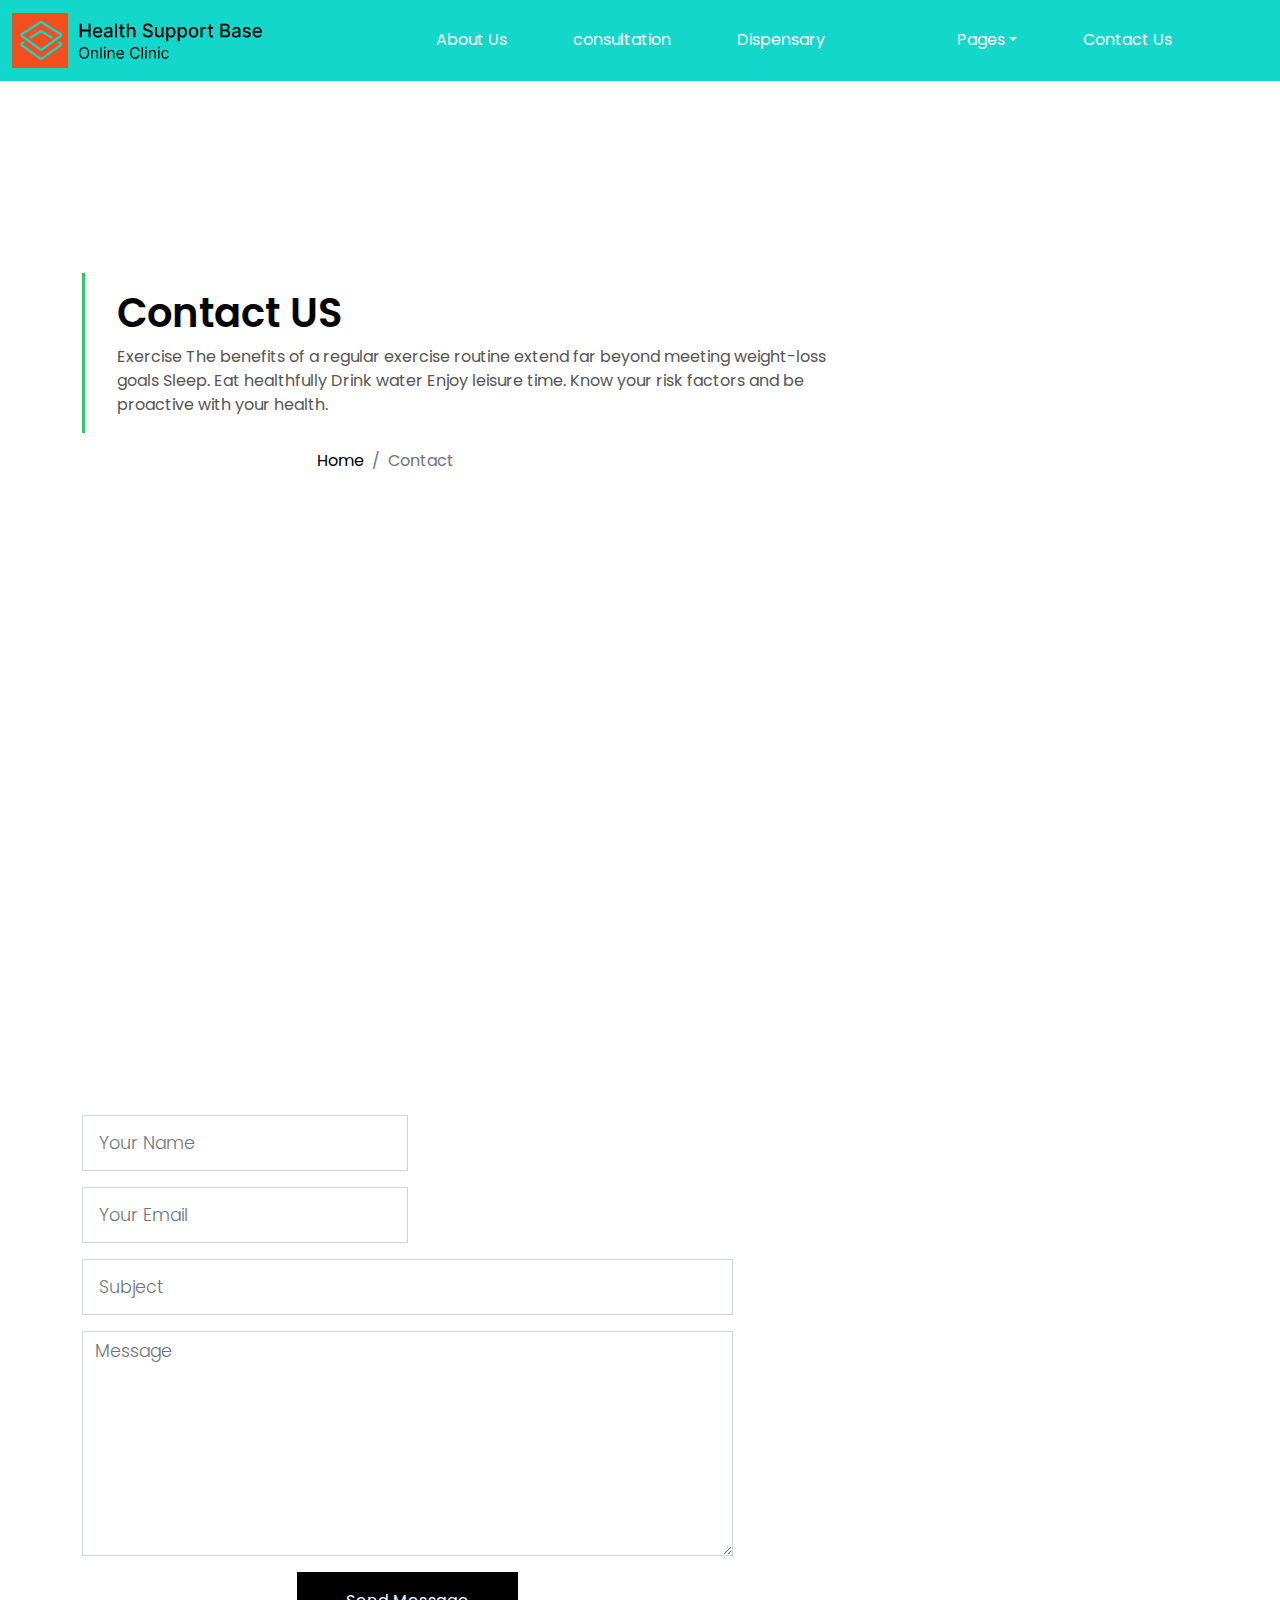
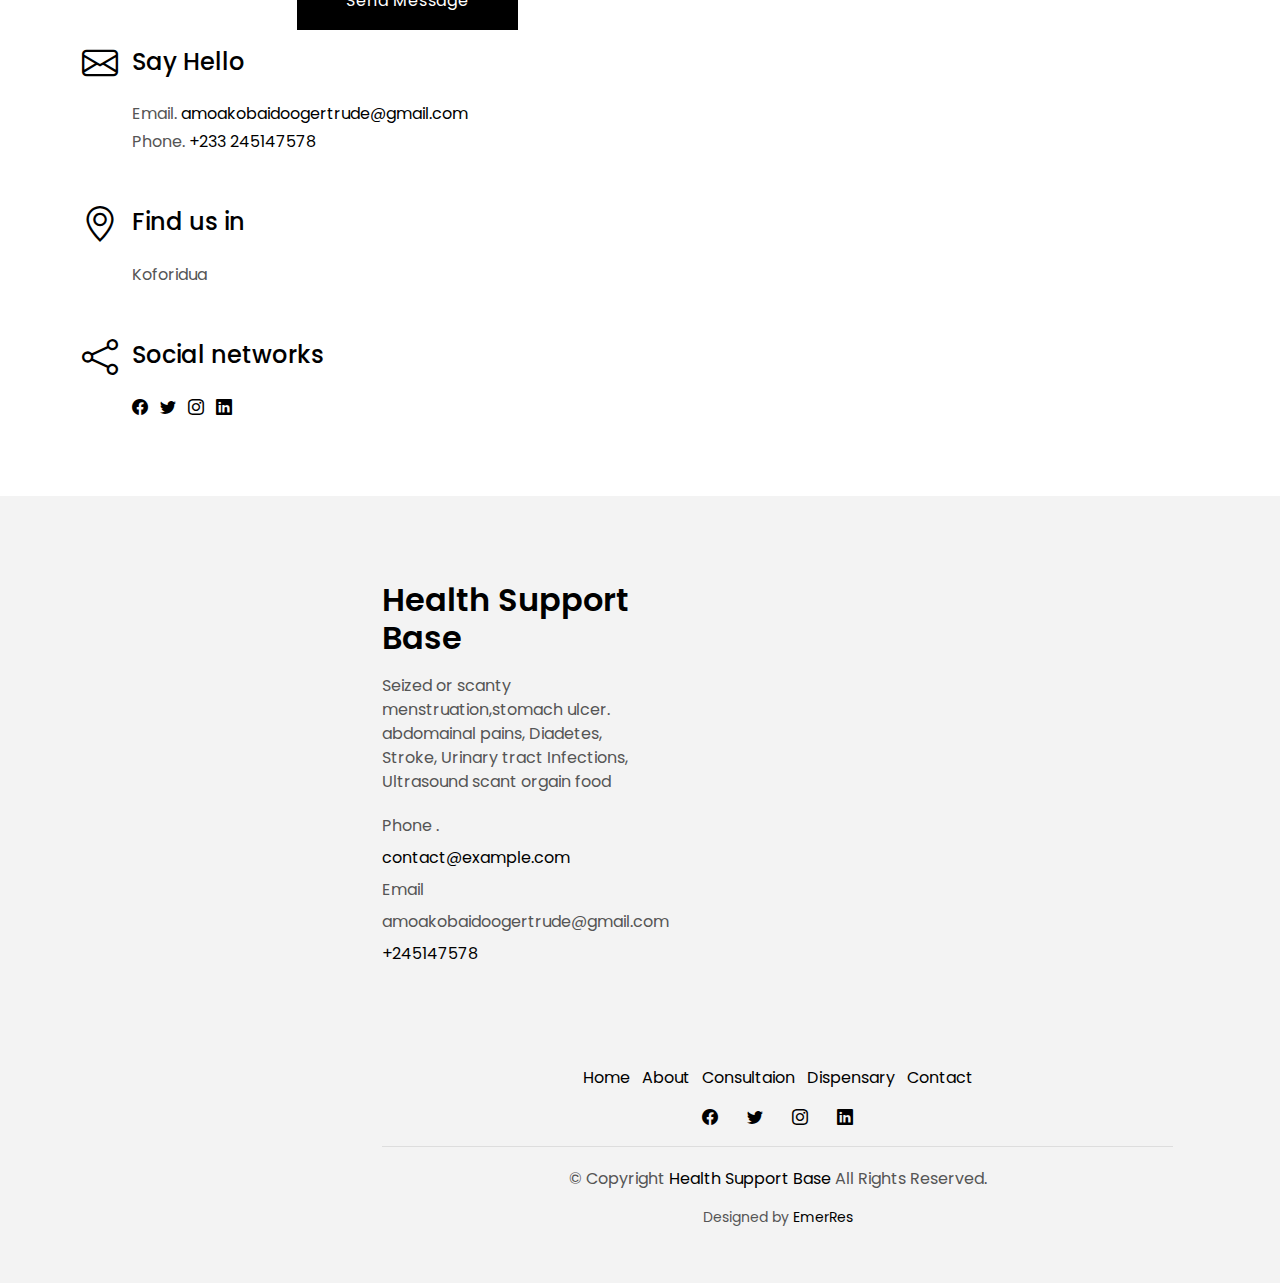
<file: views/contactUs.html>
<!DOCTYPE html>
<html lang="en">

<head>
  <meta charset="utf-8">
  <meta content="width=device-width, initial-scale=1.0" name="viewport">

  <title>EstateAgency Bootstrap Template - Index</title>
  <meta content="" name="description">
  <meta content="" name="keywords">

  <!-- Favicons -->
  <link href="assets/img/favicon.png" rel="icon">
  <link href="assets/img/apple-touch-icon.png" rel="apple-touch-icon">

  <!-- Google Fonts -->
  <link href="https://fonts.googleapis.com/css?family=Poppins:300,400,500,600,700" rel="stylesheet">

  <!-- Vendor CSS Files -->
  <link href="assets/vendor/animate.css/animate.min.css" rel="stylesheet">
  <link href="assets/vendor/bootstrap/css/bootstrap.min.css" rel="stylesheet">
  <link href="assets/vendor/bootstrap-icons/bootstrap-icons.css" rel="stylesheet">
  <link href="assets/vendor/swiper/swiper-bundle.min.css" rel="stylesheet">

  <!-- Template Main CSS File -->
  <link href="assets/css/style.css" rel="stylesheet">
  <link rel="stylesheet" href="../css/main.css">

  <!-- =======================================================
  * Template Name: EstateAgency - v4.9.1
  * Template URL: https://bootstrapmade.com/real-estate-agency-bootstrap-template/
  * Author: BootstrapMade.com
  * License: https://bootstrapmade.com/license/
  ======================================================== -->
</head>

<body>

     <!-- Upper section of the page -->
     <div class="top-section col">
        <!-- first part -->
          <nav class="navbar navbar-expand-lg top-part-second">
            <div class="container-fluid">
                
                    <a class="navbar-brand" href="index.html">
                      <img src="../images/logo.svg" alt="HSB" width="250">
                    </a>
              <div class="collapse navbar-collapse main-part" id="navbarSupportedContent">
                <ul class="navbar-nav me-auto mb-2 mb-lg-0">
                  <li class="nav-item">
                    <a class="nav-link" href="aboutUs.html">About Us</a>
                  </li>
                  <li class="nav-item">
                    <a class="nav-link " aria-current="page" href="consultaion.html">consultation</a>
                  </li>
                  <li class="nav-item">
                    <a class="nav-link" href="dispensary.html">Dispensary</a>
                  </li>
                  <li class="nav-item">
                    <a class="nav-link" href=""></a>
                  </li>
                  <li class="nav-item dropdown">
                    <a class="nav-link dropdown-toggle" href="#" id="navbarDropdown" role="button" data-bs-toggle="dropdown" aria-haspopup="true" aria-expanded="false">Pages</a>
                    <div class="dropdown-menu">
                      <a class="dropdown-item " href="health.html">health Advices</a>
                      <a class="dropdown-item " href="dispensary.html">Dispensary</a>
                      <a class="dropdown-item " href="delivery.html">Delivery</a>
                      <a class="dropdown-item " href="more.html">More Information</a>
                    </div>
                  </li>
                  <li class="nav-item">
                    <a class="nav-link" href="contactUS.html">Contact Us</a>
                  </li>
                </ul>
              </div>
            </div>
          </nav>
       </div>

  </nav><!-- End Header/Navbar -->

  <main id="main">

    <!-- ======= Intro Single ======= -->
    <section class="intro-single">
      <div class="container">
        <div>
          <div class="col-md-12 col-lg-8">
            <div class="title-single-box">
              <h1 class="title-single">Contact US</h1>
              <span class="color-text-a">Exercise The benefits of a regular exercise routine extend
                far beyond meeting weight-loss goals Sleep.
               Eat healthfully Drink water Enjoy leisure time.
               Know your risk factors and be proactive with your health.</span>
            </div>
          </div>
          <div class="col-md-12 col-lg-4">
            <nav aria-label="breadcrumb" class="breadcrumb-box d-flex justify-content-lg-end">
              <ol class="breadcrumb">
                <li class="breadcrumb-item">
                  <a href="index.html">Home</a>
                </li>
                <li class="breadcrumb-item active" aria-current="page">
                  Contact
                </li>
              </ol>
            </nav>
          </div>
        </div>
      </div>
    </section><!-- End Intro Single-->

    <!-- ======= Contact Single ======= -->
    <section class="contact">
      <div class="container">
          <div class="col-sm-12">
            <div class="contact-map box">
              <div class="mapouter contact-map"><div class="gmap_canvas"><iframe width="100%" height="450px" id="" src="https://maps.google.com/maps?q=eastern%20tech%20hub&t=k&z=13&ie=UTF8&iwloc=&output=embed" frameborder="0" scrolling="no" marginheight="0" marginwidth="0"></iframe><a href="https://www.whatismyip-address.com/divi-discount/"></a><br><style>.mapouter{position:relative;text-align:right;height:450px;width:100%;}</style><a href="https://www.embedgooglemap.net"></a><style>.gmap_canvas {overflow:hidden;background:none!important;height:450px;width:100%;}</style></div></div>
            </div>
            </div>
          </div>
         
        </div>
      </div>
    </section><!-- End Contact Single-->
    <section class="container">
      <div class="col-sm-12 section-t8">
        <div>
          <div class="col-md-7">
            <form action="forms/contact.php" method="post" role="form" class="php-email-form">
              <div>
                <div class="col-md-6 mb-3">
                  <div class="form-group">
                    <input type="text" name="name" class="form-control form-control-lg form-control-a" placeholder="Your Name" required>
                  </div>
                </div>
                <div class="col-md-6 mb-3">
                  <div class="form-group">
                    <input name="email" type="email" class="form-control form-control-lg form-control-a" placeholder="Your Email" required>
                  </div>
                </div>
                <div class="col-md-12 mb-3">
                  <div class="form-group">
                    <input type="text" name="subject" class="form-control form-control-lg form-control-a" placeholder="Subject" required>
                  </div>
                </div>
                <div class="col-md-12">
                  <div class="form-group">
                    <textarea name="message" class="form-control" name="message" cols="45" rows="8" placeholder="Message" required></textarea>
                  </div>
                </div>
                <div class="col-md-12 my-3">
                  <div class="mb-3">
                    <div class="loading">Loading</div>
                    <div class="error-message"></div>
                    <div class="sent-message">Your message has been sent. Thank you!</div>
                  </div>
                </div>

                <div class="col-md-12 text-center">
                  <button type="submit" class="btn btn-a">Send Message</button>
                </div>
              </div>
            </form>
          </div>
          <div class="col-md-5 section-md-t3">
            <div class="icon-box section-b2">
              <div class="icon-box-icon">
                <span class="bi bi-envelope"></span>
              </div>
              <div class="icon-box-content table-cell">
                <div class="icon-box-title">
                  <h4 class="icon-title">Say Hello</h4>
                </div>
                <div class="icon-box-content">
                  <p class="mb-1">Email.
                    <span class="color-a">amoakobaidoogertrude@gmail.com</span>
                  </p>
                  <p class="mb-1">Phone.
                    <span class="color-a">+233 245147578</span>
                  </p>
                </div>
              </div>
            </div>
            <div class="icon-box section-b2">
              <div class="icon-box-icon">
                <span class="bi bi-geo-alt"></span>
              </div>
              <div class="icon-box-content table-cell">
                <div class="icon-box-title">
                  <h4 class="icon-title">Find us in</h4>
                </div>
                <div class="icon-box-content">
                  <p class="mb-1">
                Koforidua
                  </p>
                </div>
              </div>
            </div>
            <div class="icon-box">
              <div class="icon-box-icon">
                <span class="bi bi-share"></span>
              </div>
              <div class="icon-box-content table-cell">
                <div class="icon-box-title">
                  <h4 class="icon-title">Social networks</h4>
                </div>
                <div class="icon-box-content">
                  <div class="socials-footer">
                    <ul class="list-inline">
                      <li class="list-inline-item">
                        <a href="#" class="link-one">
                          <i class="bi bi-facebook" aria-hidden="true"></i>
                        </a>
                      </li>
                      <li class="list-inline-item">
                        <a href="#" class="link-one">
                          <i class="bi bi-twitter" aria-hidden="true"></i>
                        </a>
                      </li>
                      <li class="list-inline-item">
                        <a href="#" class="link-one">
                          <i class="bi bi-instagram" aria-hidden="true"></i>
                        </a>
                      </li>
                      <li class="list-inline-item">
                        <a href="#" class="link-one">
                          <i class="bi bi-linkedin" aria-hidden="true"></i>
                        </a>
                      </li>
                    </ul>
                  </div>
                </div>
              </div>
            </div>
          </div>
        </div>
      </div>

    </section>

  </main><!-- End #main -->

  <!-- ======= Footer ======= -->
  <section class="section-footer">
    <div class="container">
      <div class="row">
        <div class="col-sm-12 col-md-4">
          <div class="widget-a">
            <div class="w-header-a">
              <h3 class="w-title-a text-brand">Health Support Base</h3>
            </div>
            <div class="w-body-a">
              <p class="w-text-a color-text-a">
                Seized or scanty menstruation,stomach ulcer.<br>
                abdomainal pains, Diadetes, Stroke, Urinary tract
            Infections, Ultrasound scant orgain food
              </p>
            </div>
            <div class="w-footer-a">
              <ul class="list-unstyled">
                <li class="color-a">
                  <span class="color-text-a">Phone .</span> contact@example.com
                </li>
                <li class="color-a">
                  <span class="color-text-a">Email amoakobaidoogertrude@gmail.com</span> +245147578
                </li>
              </ul>
            </div>
          </div>
        </div>
        </div>
        <div class="col-sm-12 col-md-4 section-md-t3">

      </div>
    </div>
  </section>
  <footer>
    <div class="container">
      <div class="row">
        <div class="col-md-12">
          <nav class="nav-footer">
            <ul class="list-inline">
              <li class="list-inline-item">
                <a href="#">Home</a>
              </li>
              <li class="list-inline-item">
                <a href="#">About</a>
              </li>
              <li class="list-inline-item">
                <a href="#">Consultaion</a>
              </li>
              <li class="list-inline-item">
                <a href="#">Dispensary</a>
              </li>
              <li class="list-inline-item">
                <a href="#">Contact</a>
              </li>
            </ul>
          </nav>
          <div class="socials-a">
            <ul class="list-inline">
              <li class="list-inline-item">
                <a href="#">
                  <i class="bi bi-facebook" aria-hidden="true"></i>
                </a>
              </li>
              <li class="list-inline-item">
                <a href="#">
                  <i class="bi bi-twitter" aria-hidden="true"></i>
                </a>
              </li>
              <li class="list-inline-item">
                <a href="#">
                  <i class="bi bi-instagram" aria-hidden="true"></i>
                </a>
              </li>
              <li class="list-inline-item">
                <a href="#">
                  <i class="bi bi-linkedin" aria-hidden="true"></i>
                </a>
              </li>
            </ul>
          </div>
          <div class="copyright-footer">
            <p class="copyright color-text-a">
              &copy; Copyright
              <span class="color-a">Health Support Base</span> All Rights Reserved.
            </p>
          </div>
          <div class="credits">
            <!--
            All the links in the footer should remain intact.
            You can delete the links only if you purchased the pro version.
            Licensing information: https://bootstrapmade.com/license/
            Purchase the pro version with working PHP/AJAX contact form: https://bootstrapmade.com/buy/?theme=EstateAgency
          -->
            Designed by <a href="https://bootstrapmade.com/">EmerRes</a>
          </div>
        </div>
      </div>
    </div>
  </footer><!-- End  Footer -->

  <div id="preloader"></div>
  <a href="#" class="back-to-top d-flex align-items-center justify-content-center"><i class="bi bi-arrow-up-short"></i></a>

  <!-- Vendor JS Files -->
  <script src="assets/vendor/bootstrap/js/bootstrap.bundle.min.js"></script>
  <script src="assets/vendor/swiper/swiper-bundle.min.js"></script>
  <script src="assets/vendor/php-email-form/validate.js"></script>

  <!-- Template Main JS File -->
  <script src="assets/js/main.js"></script>

</body>

</html>
</file>
